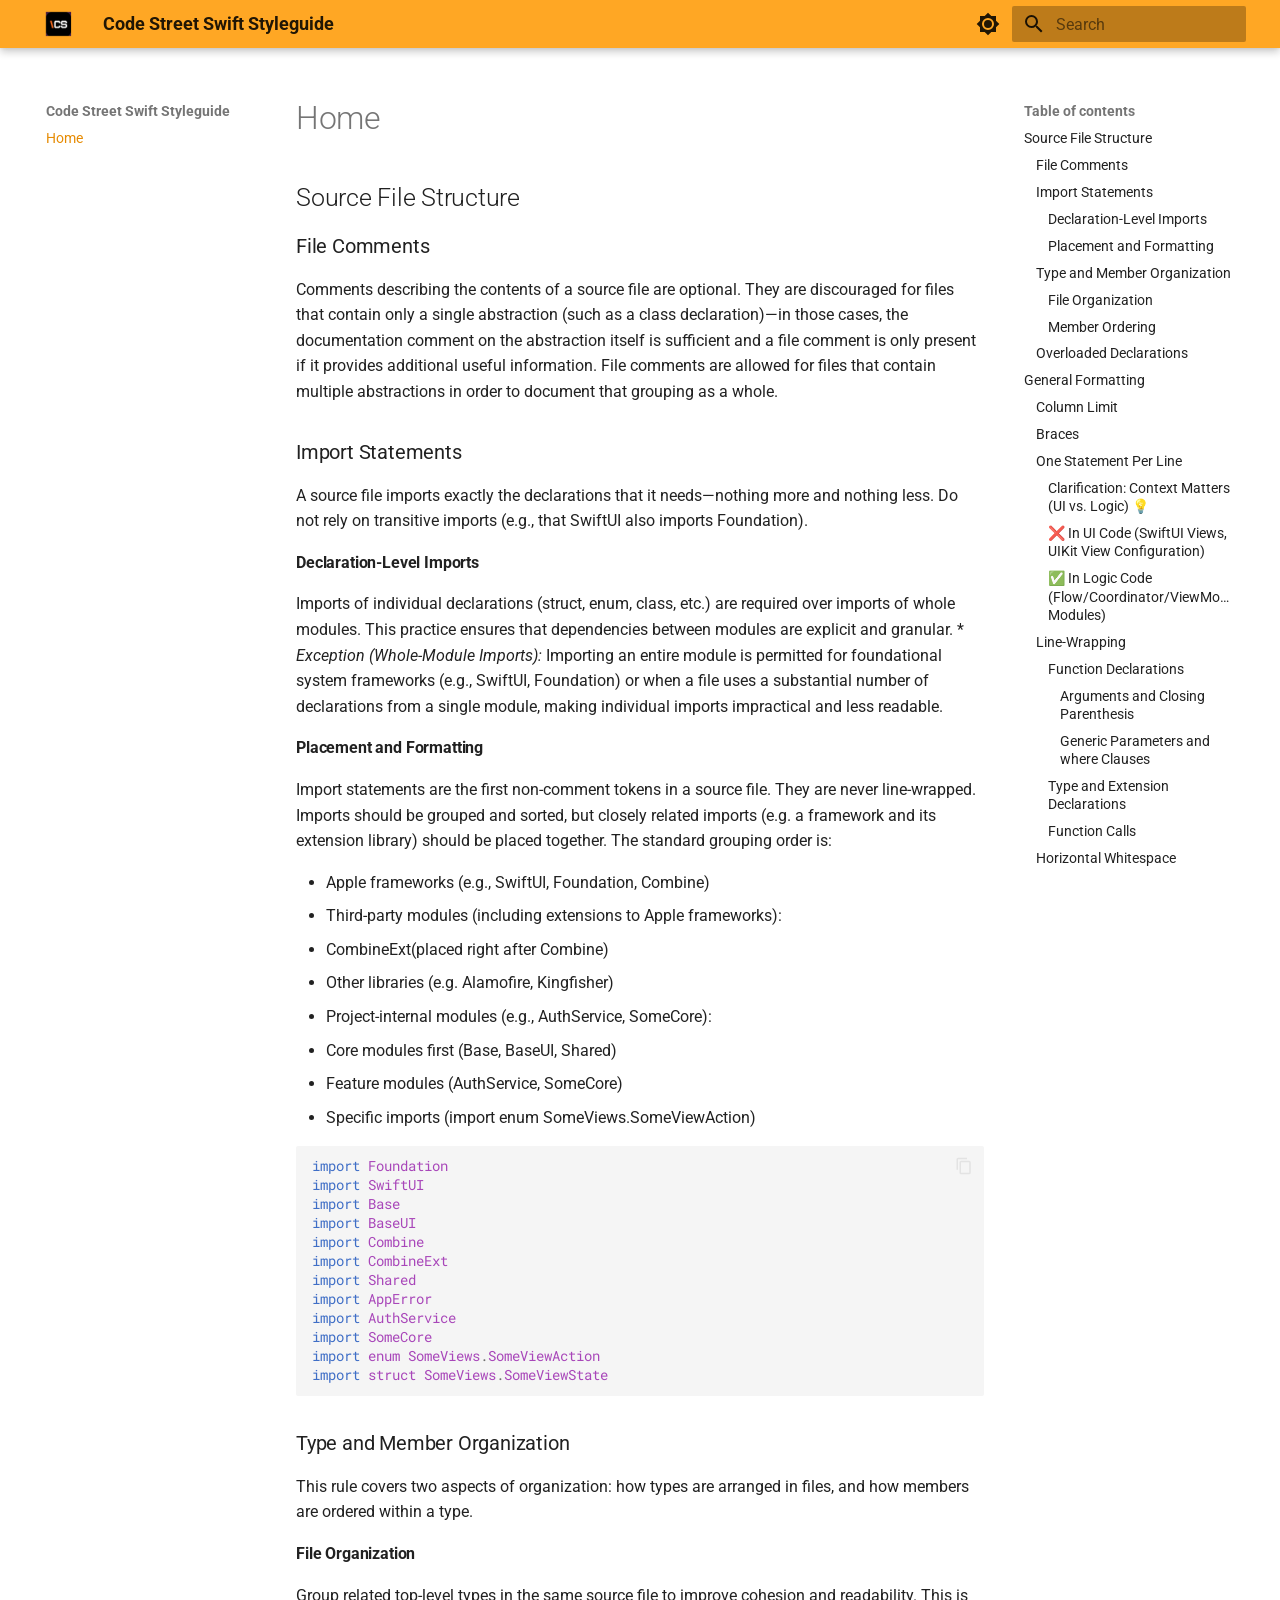
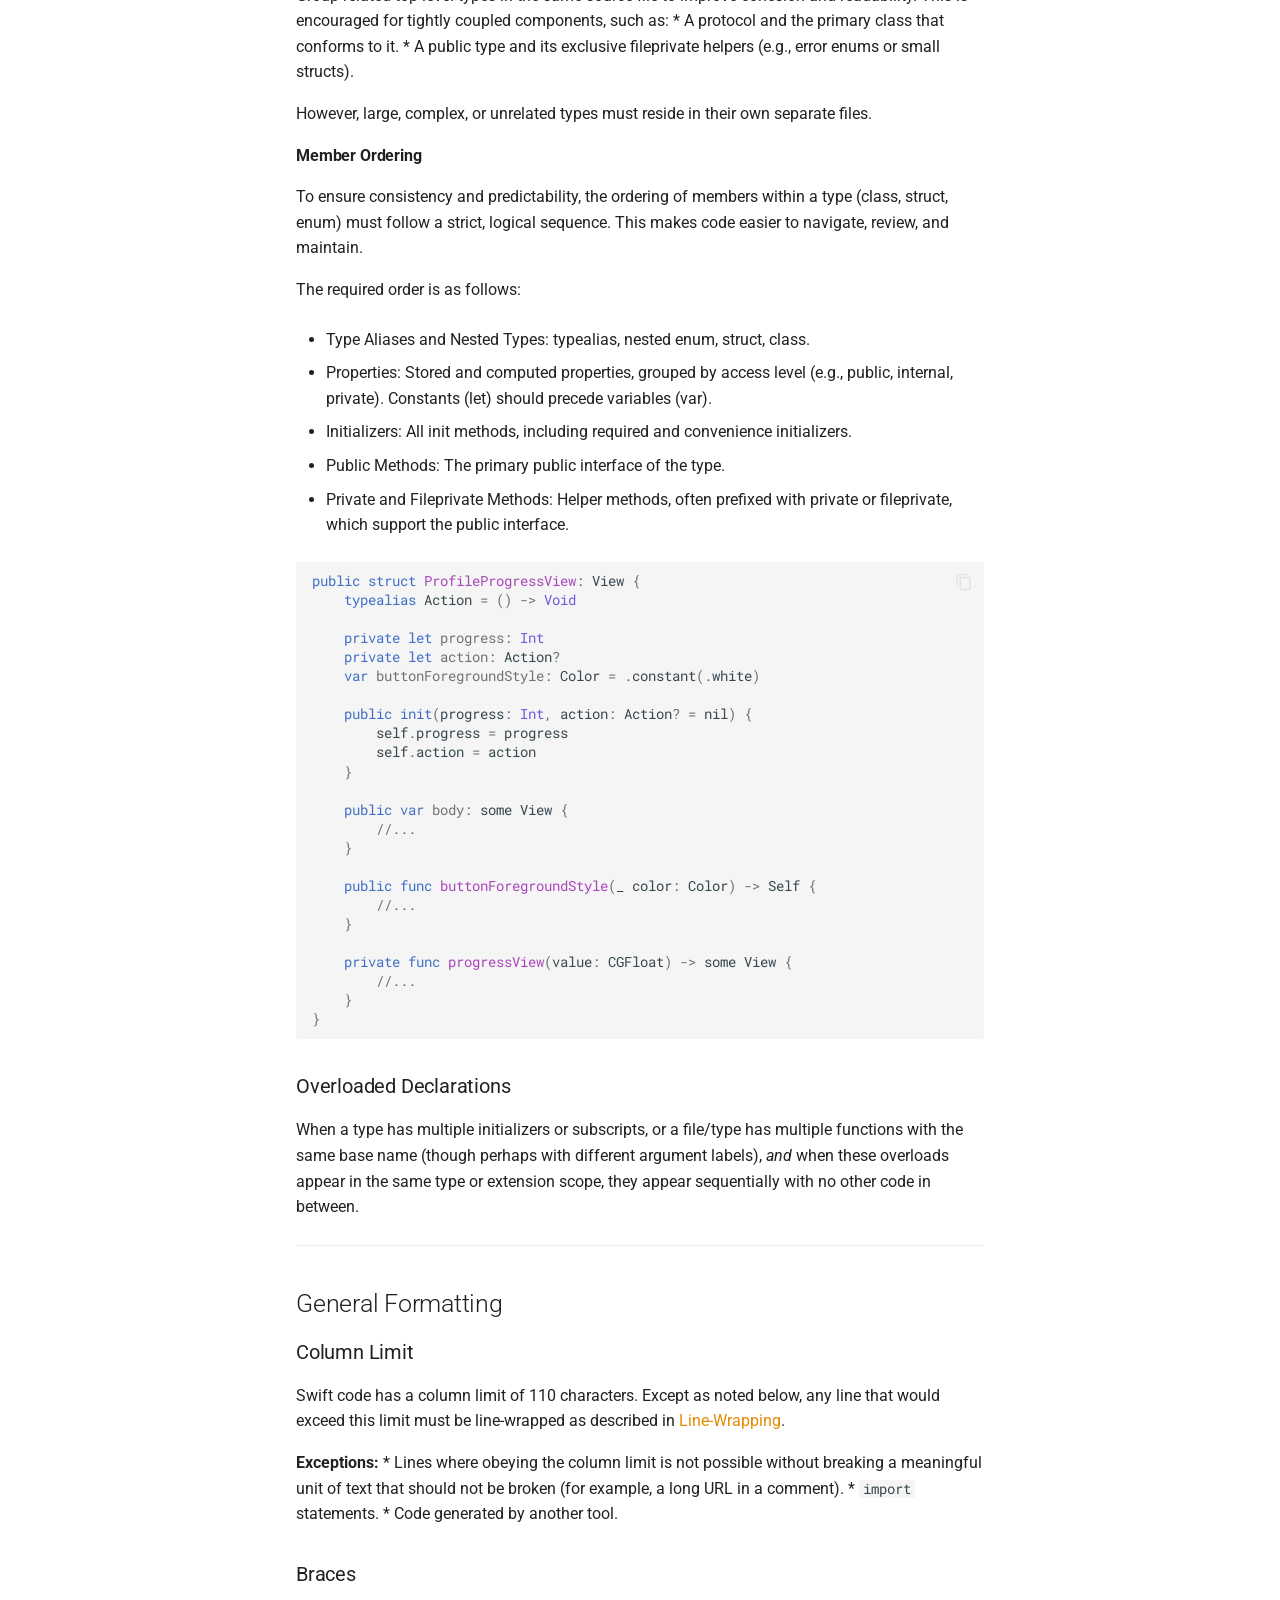
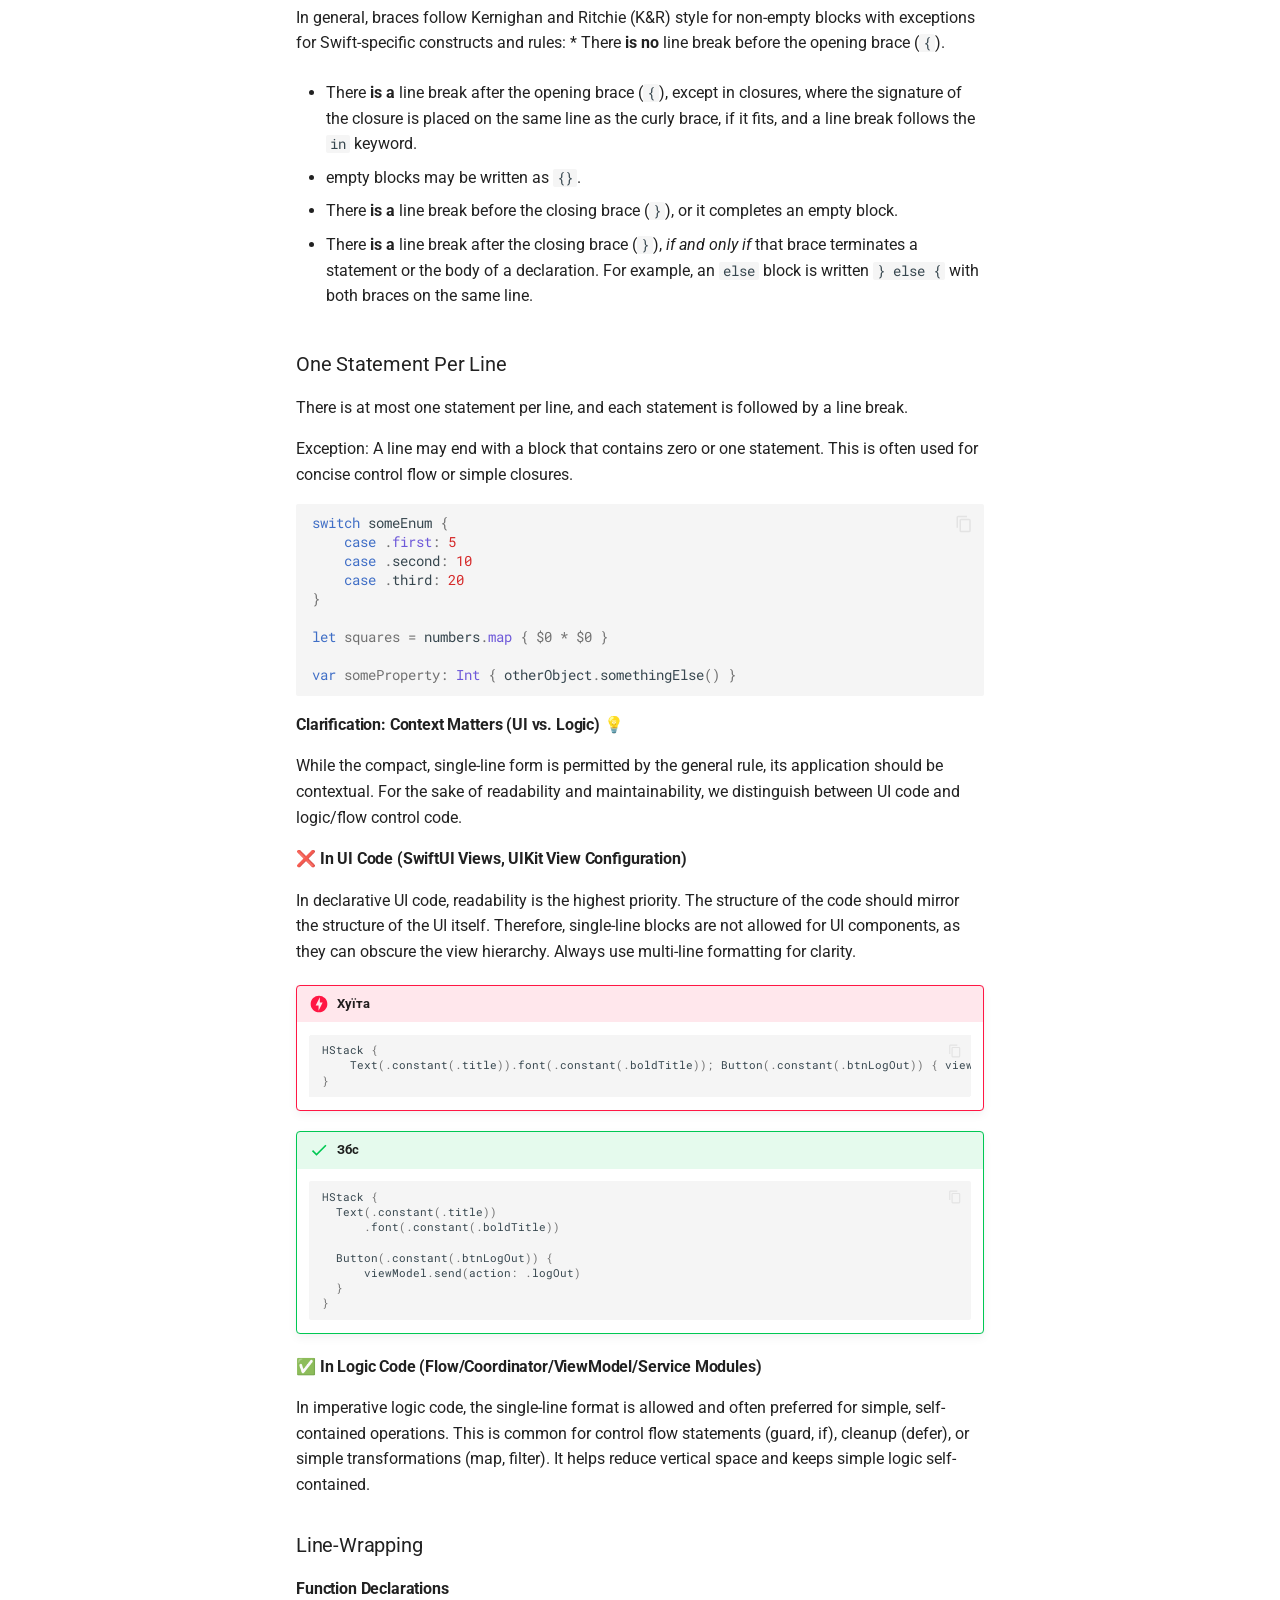
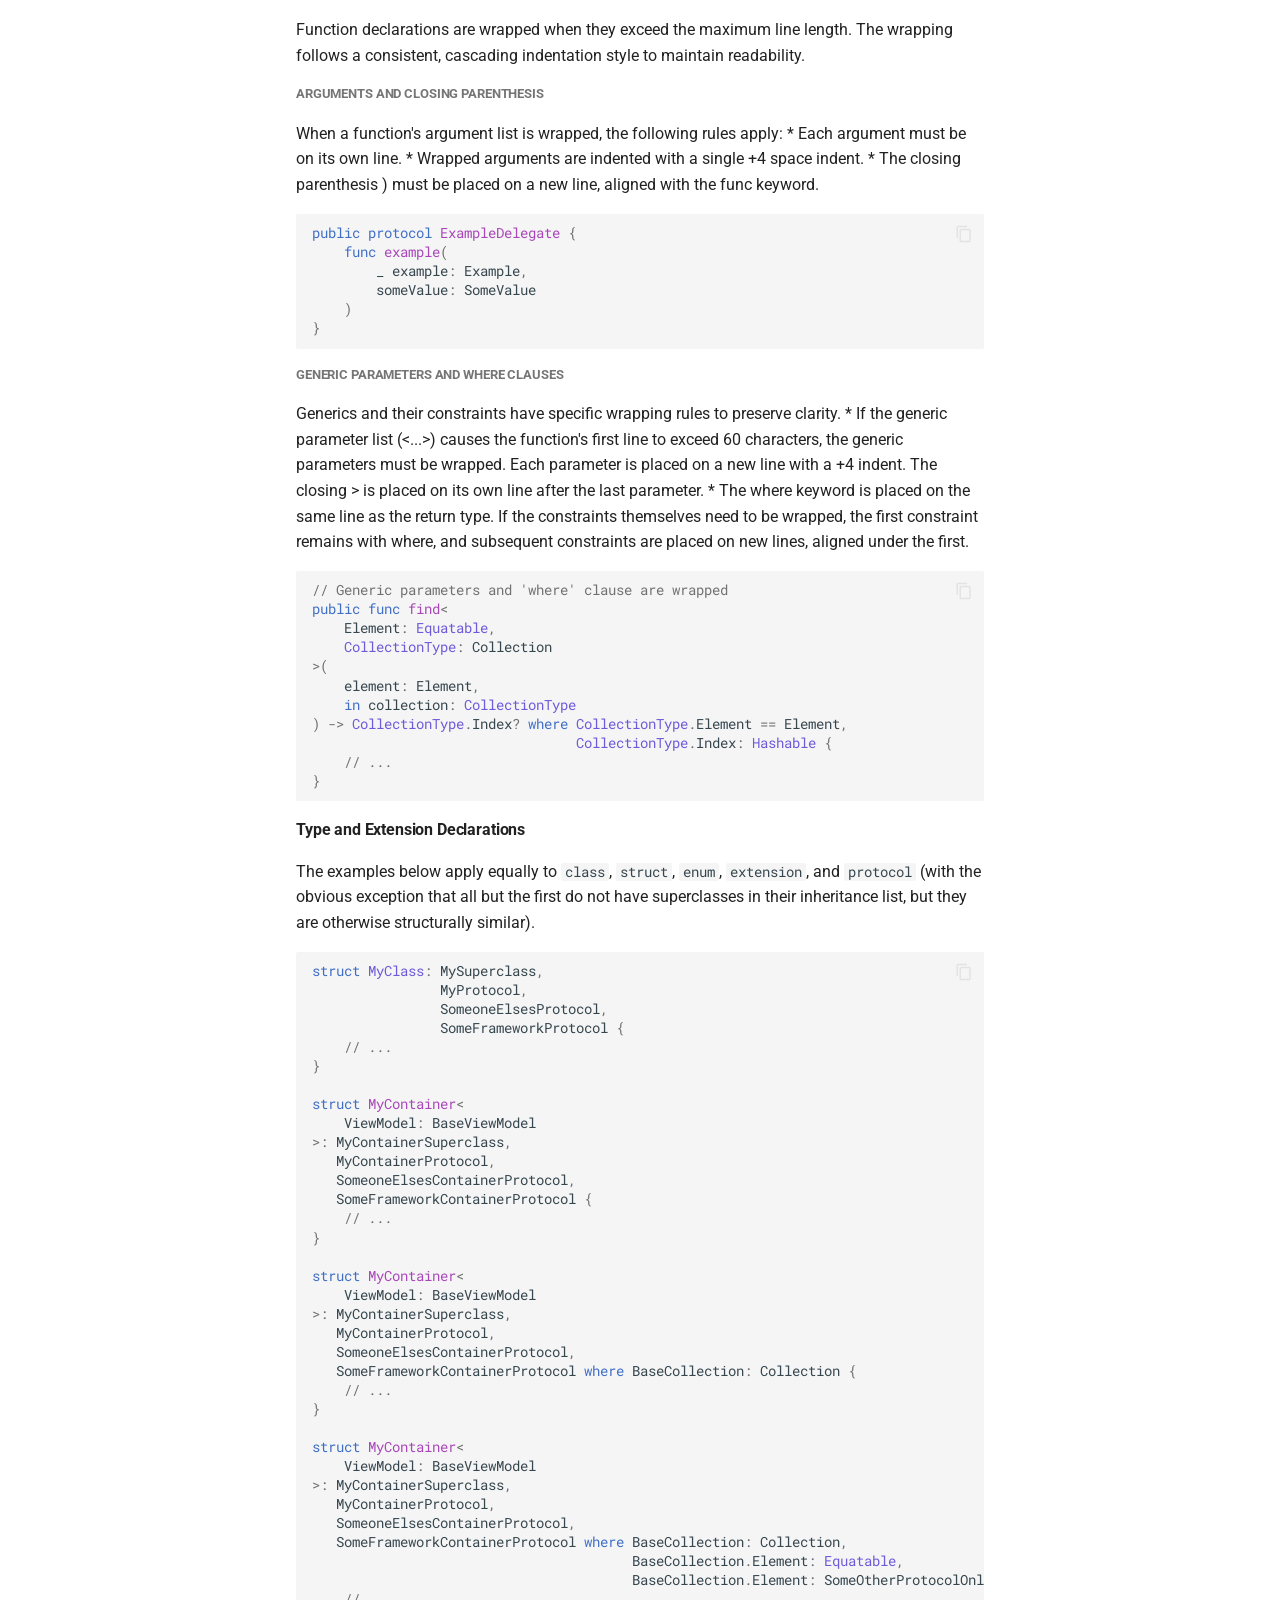
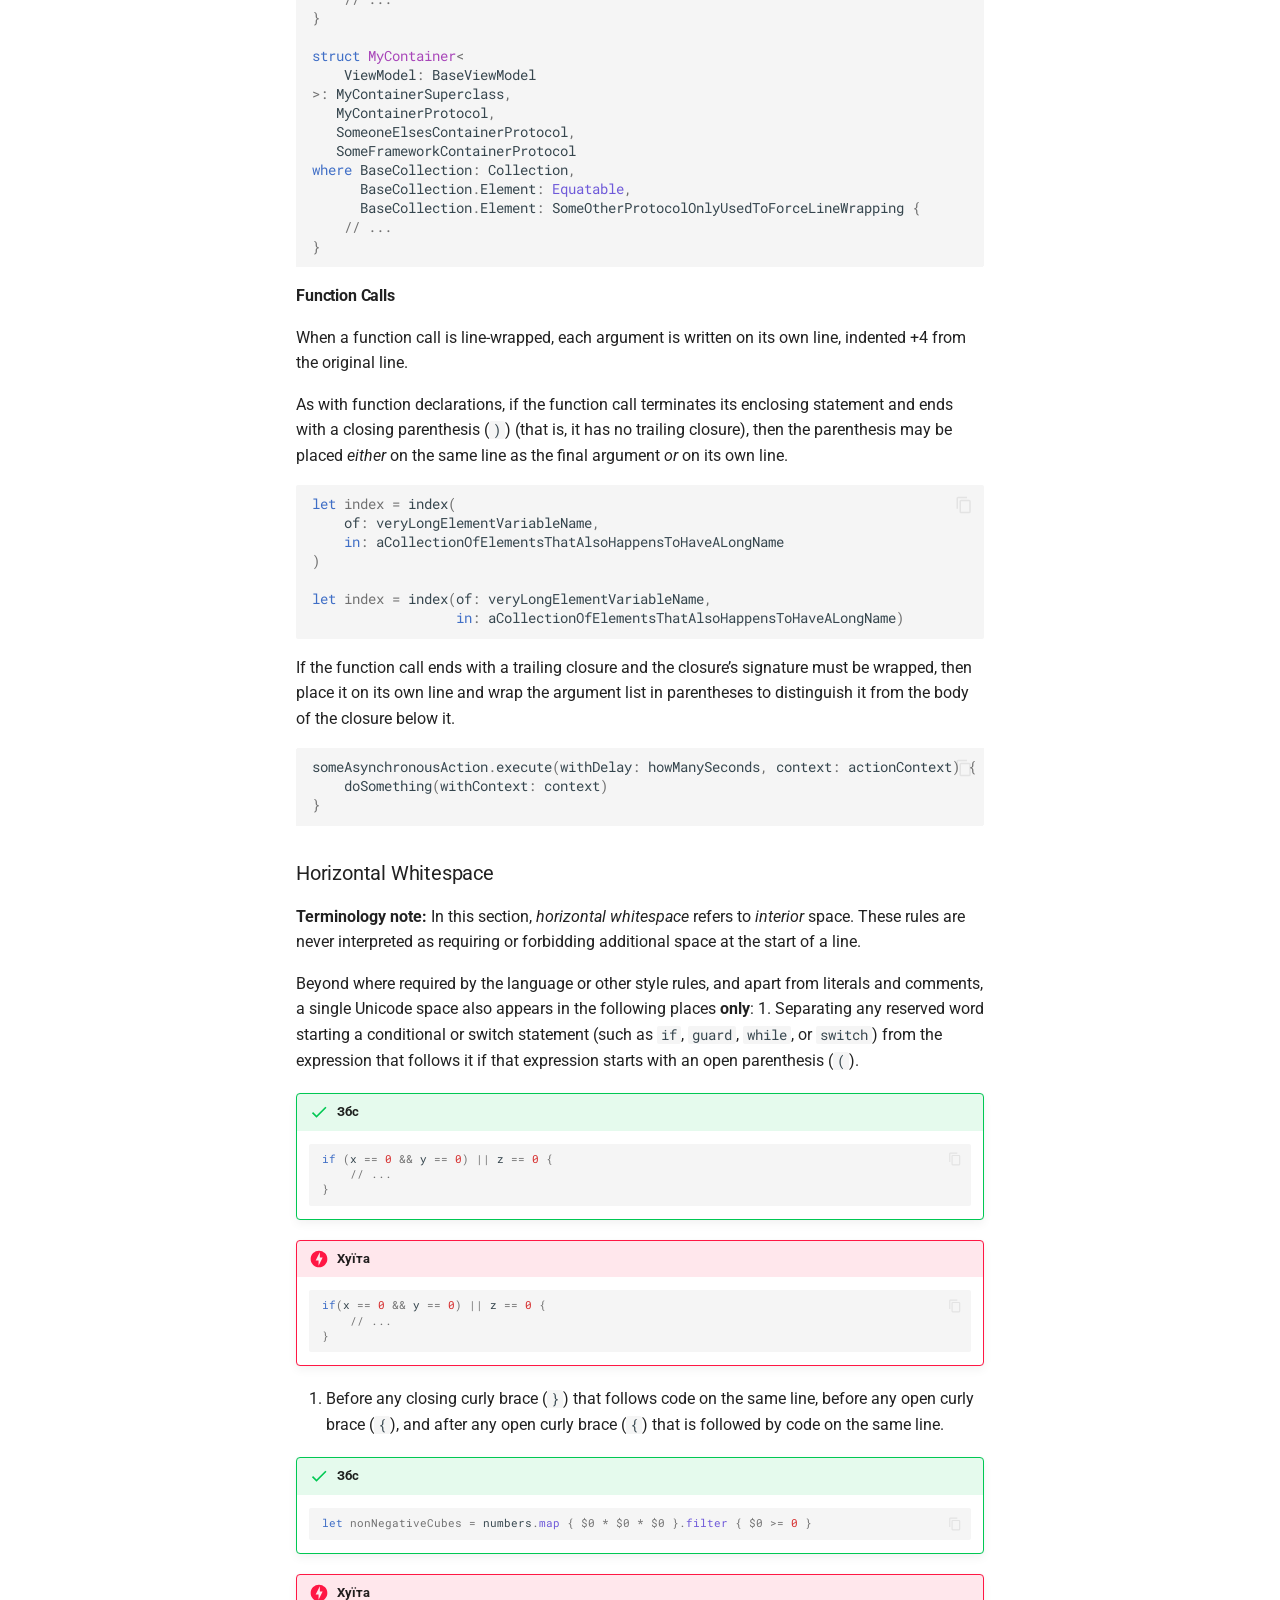
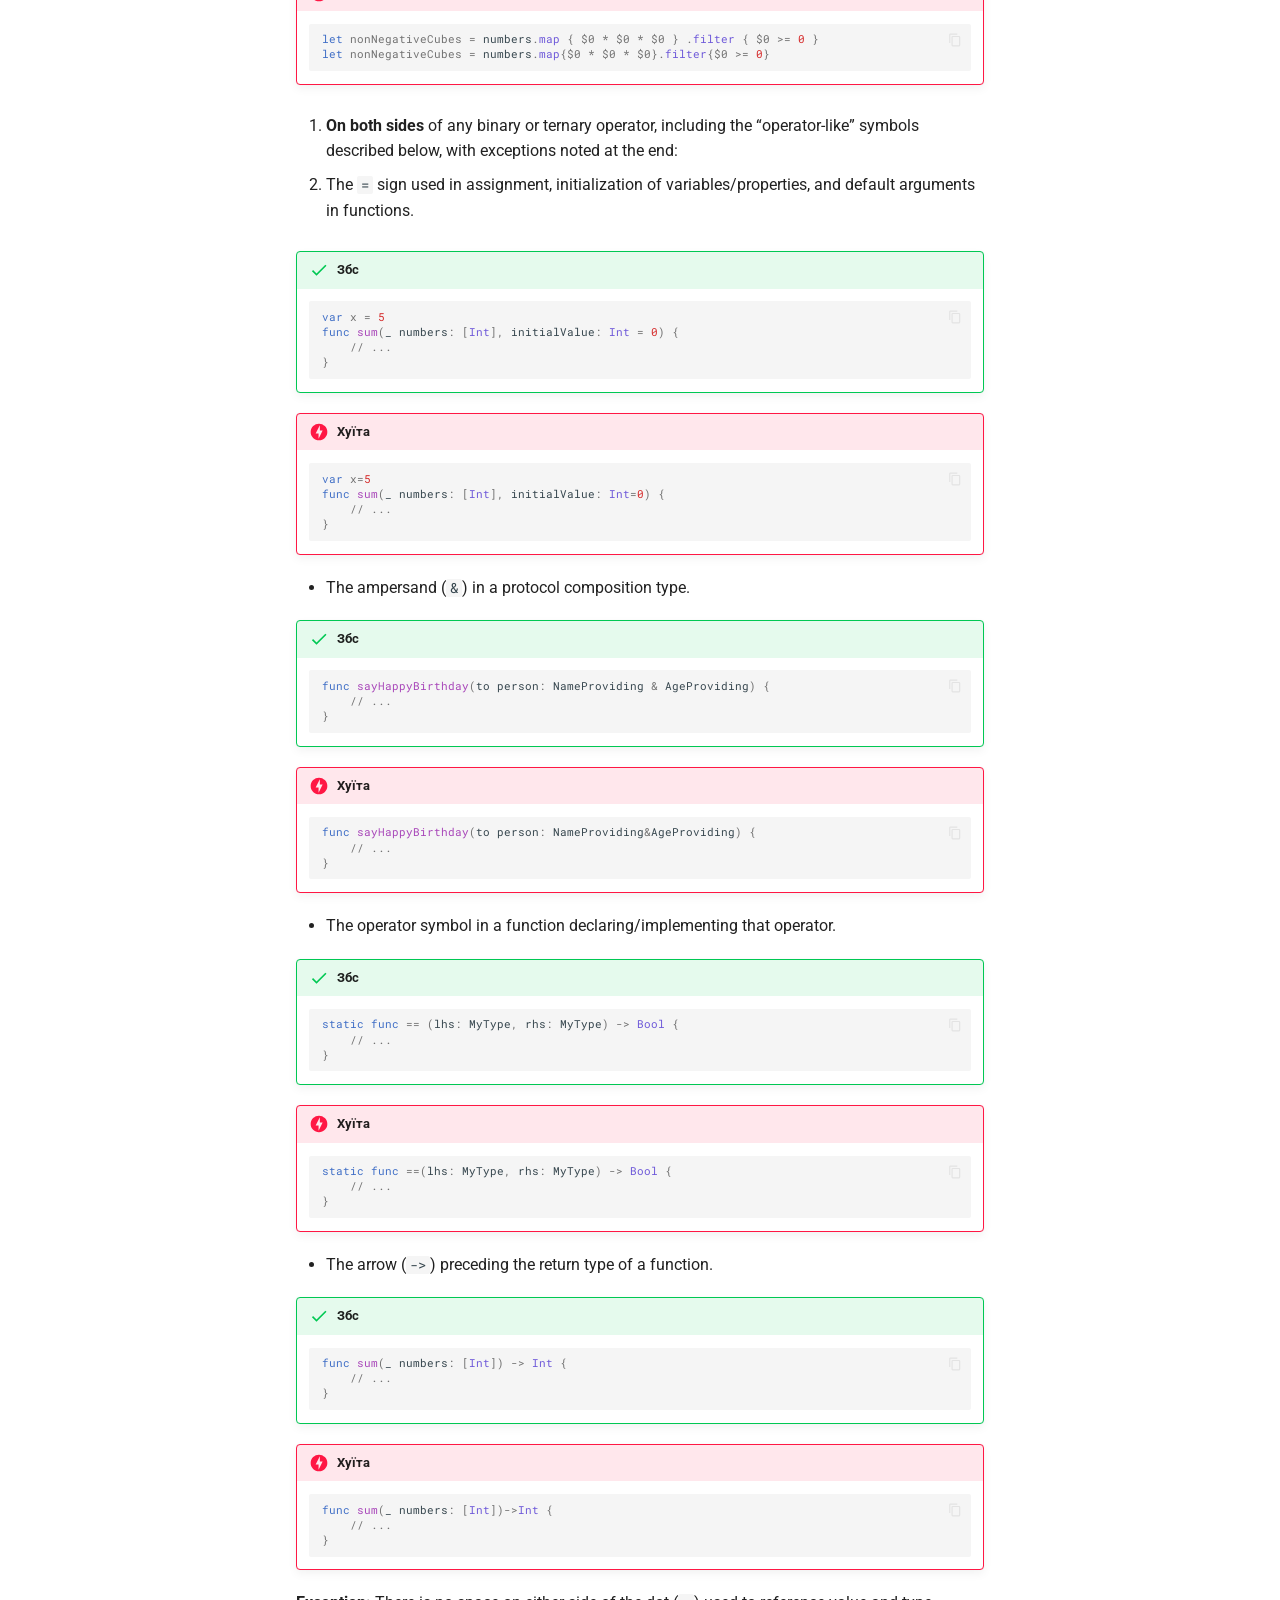
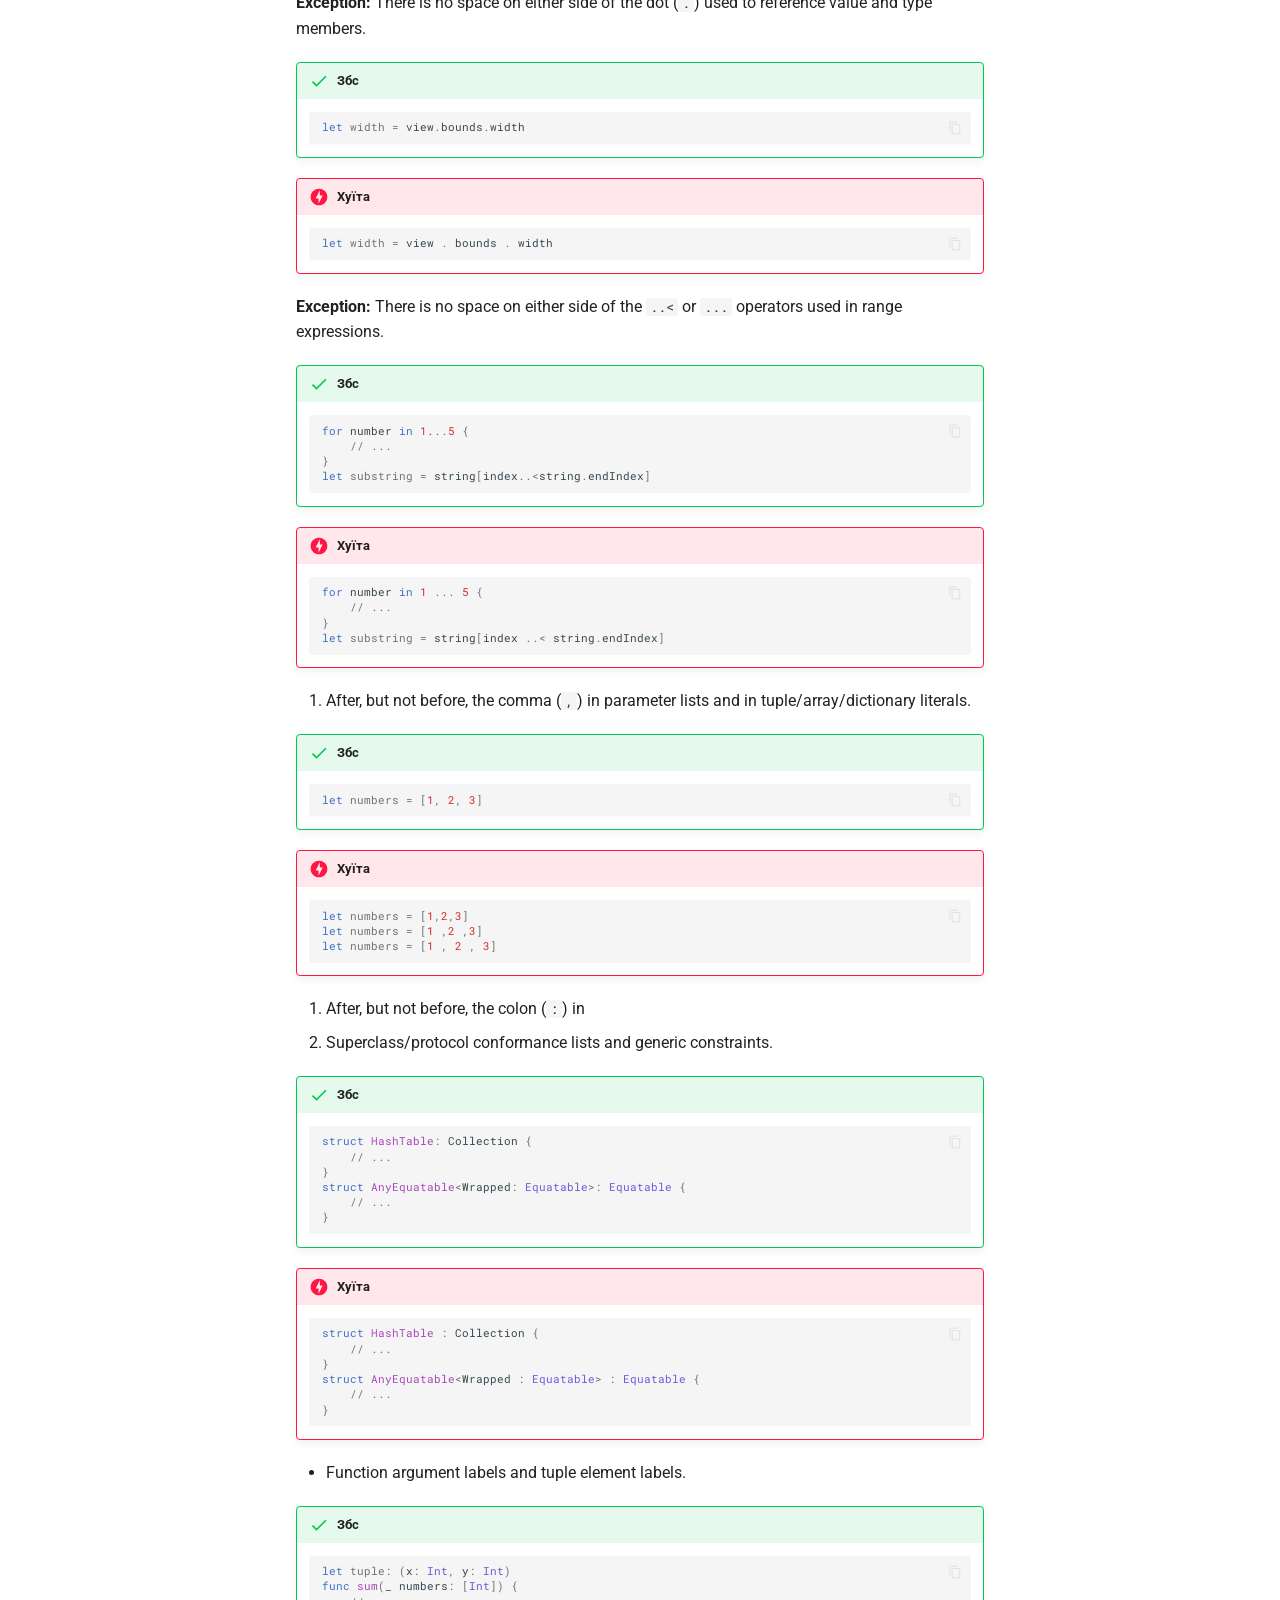
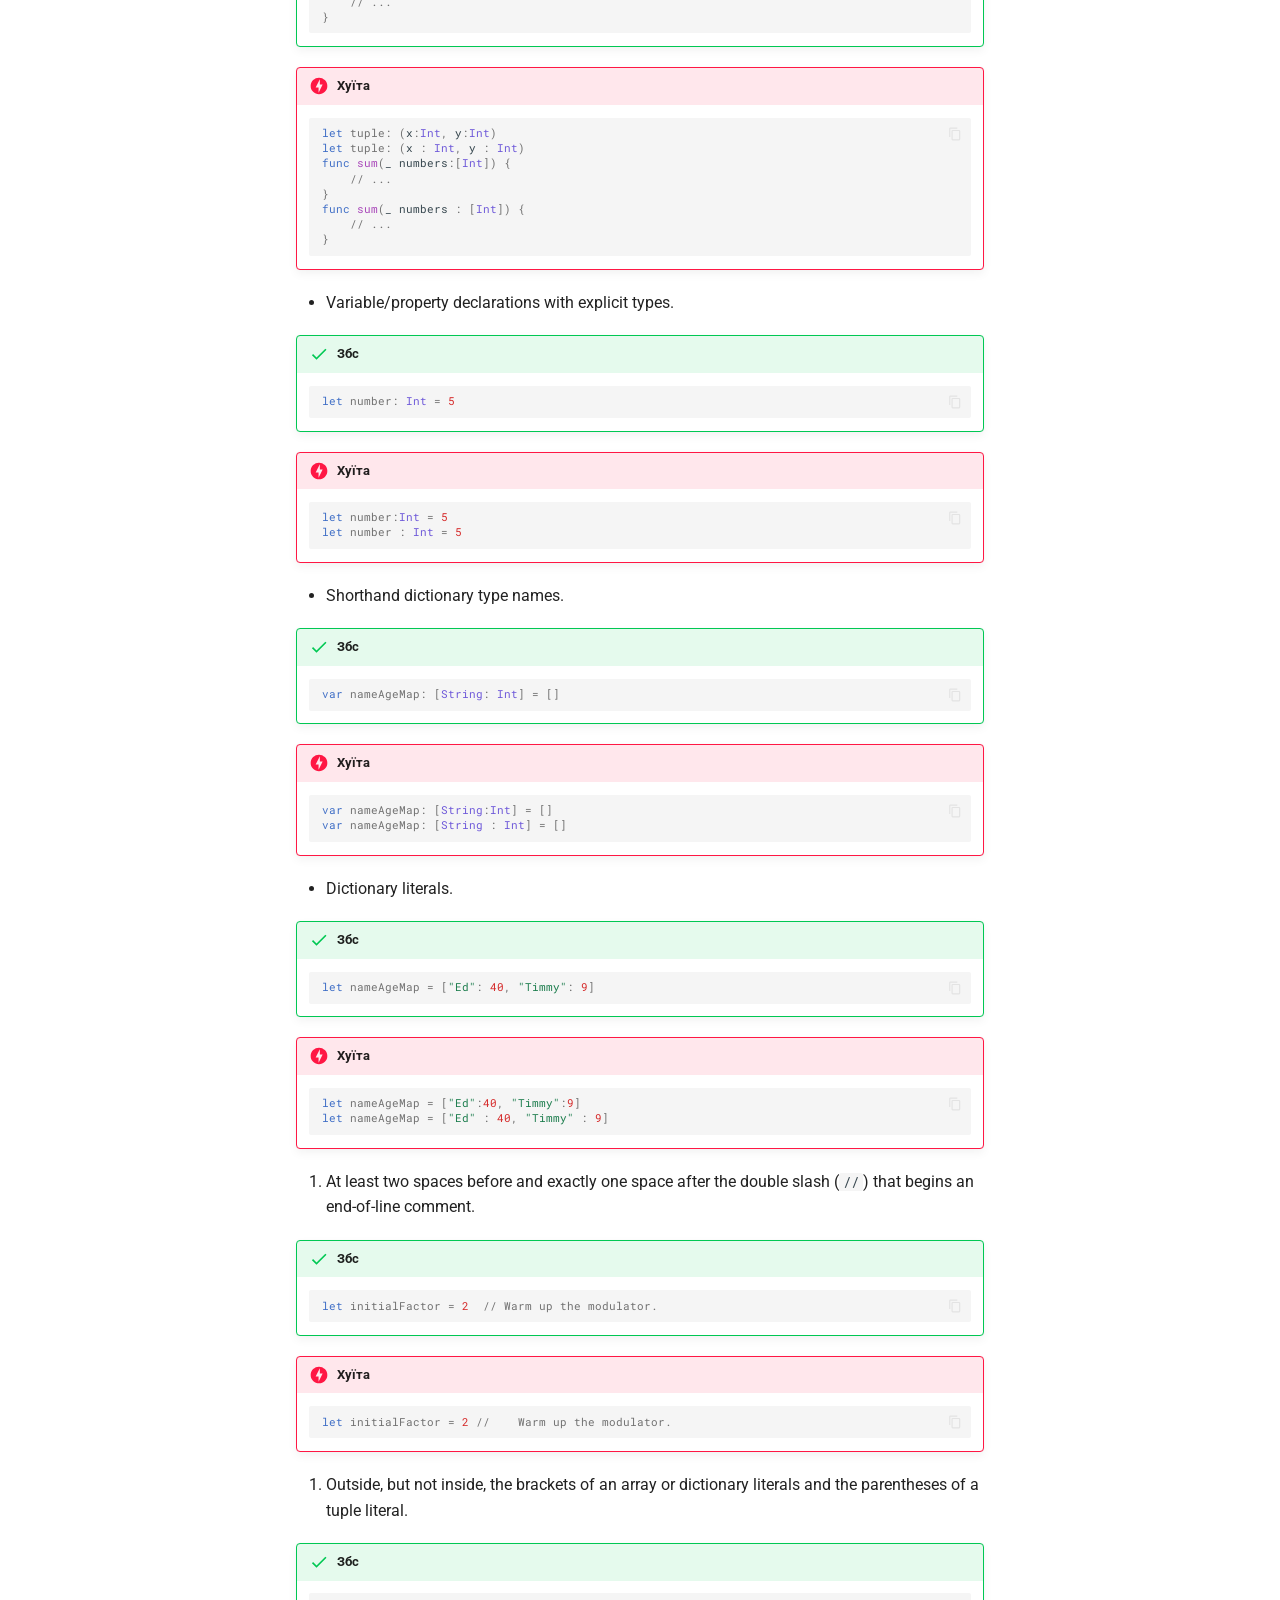
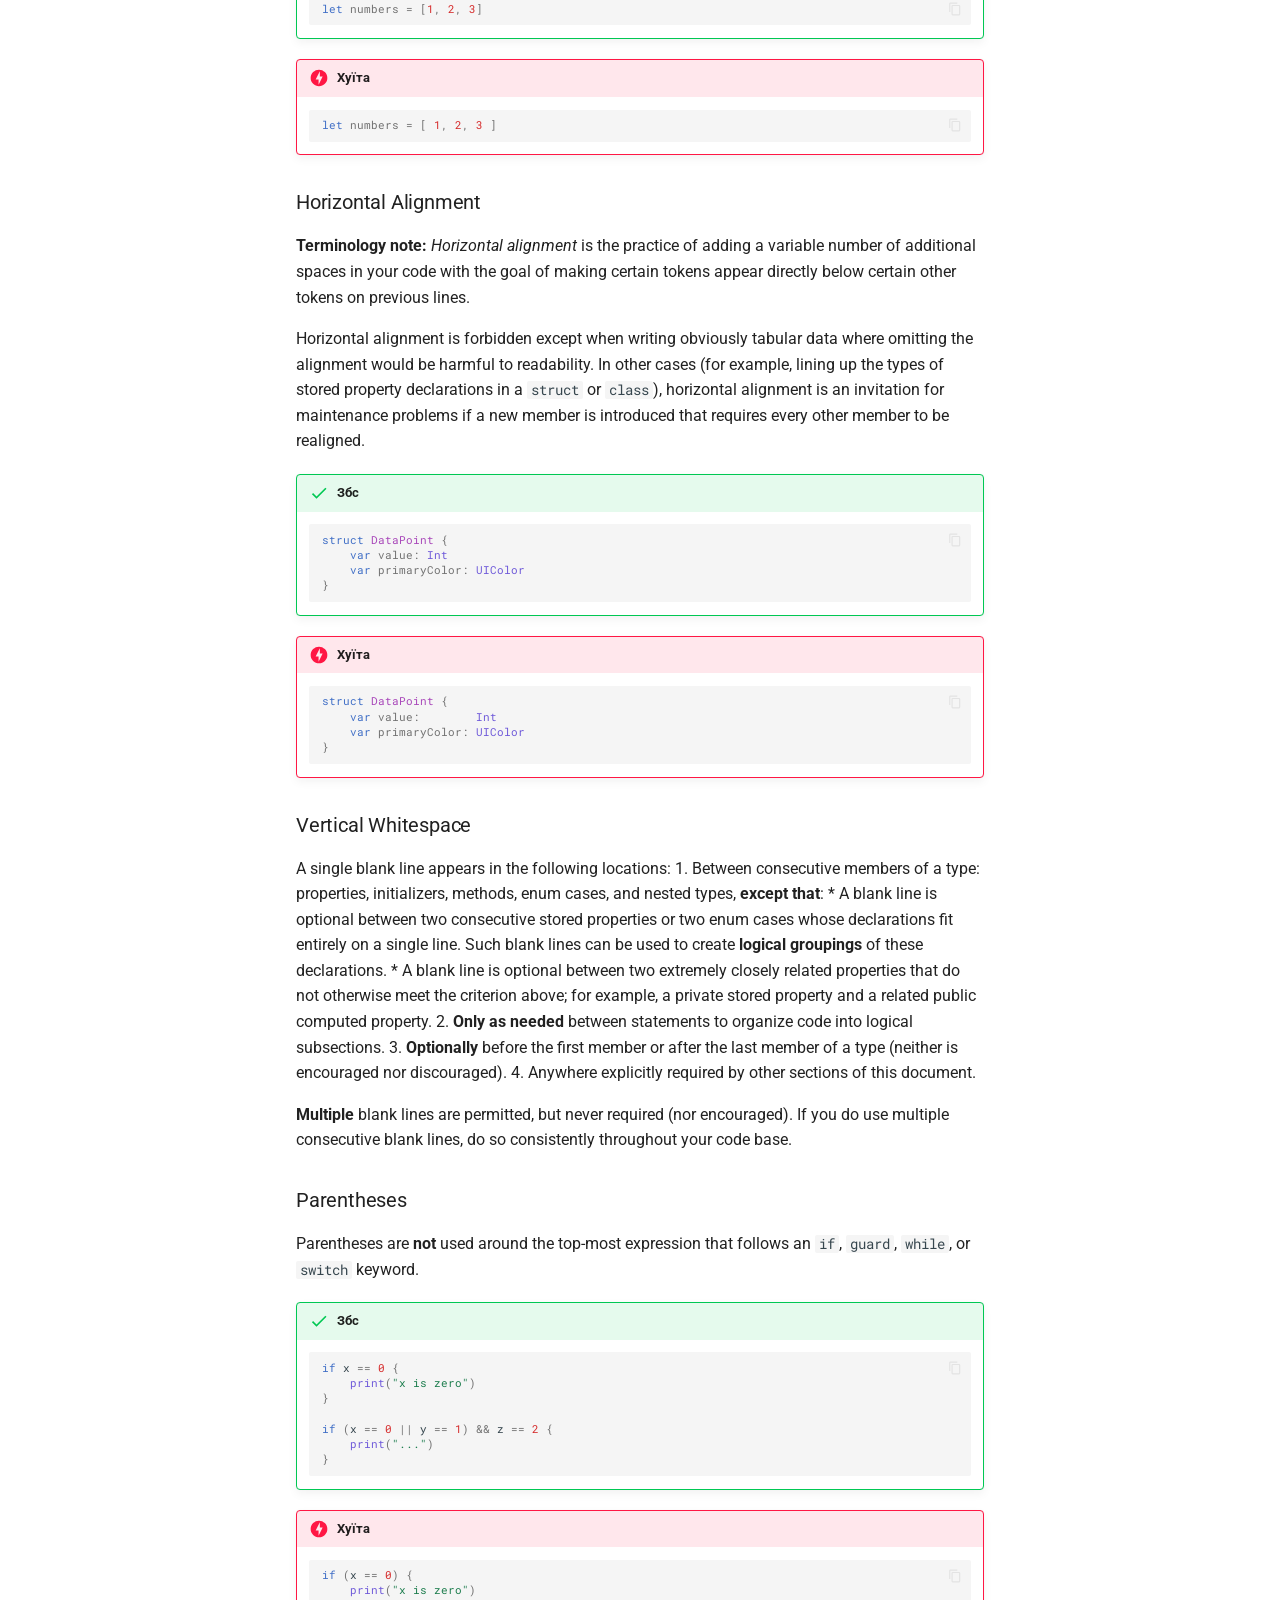
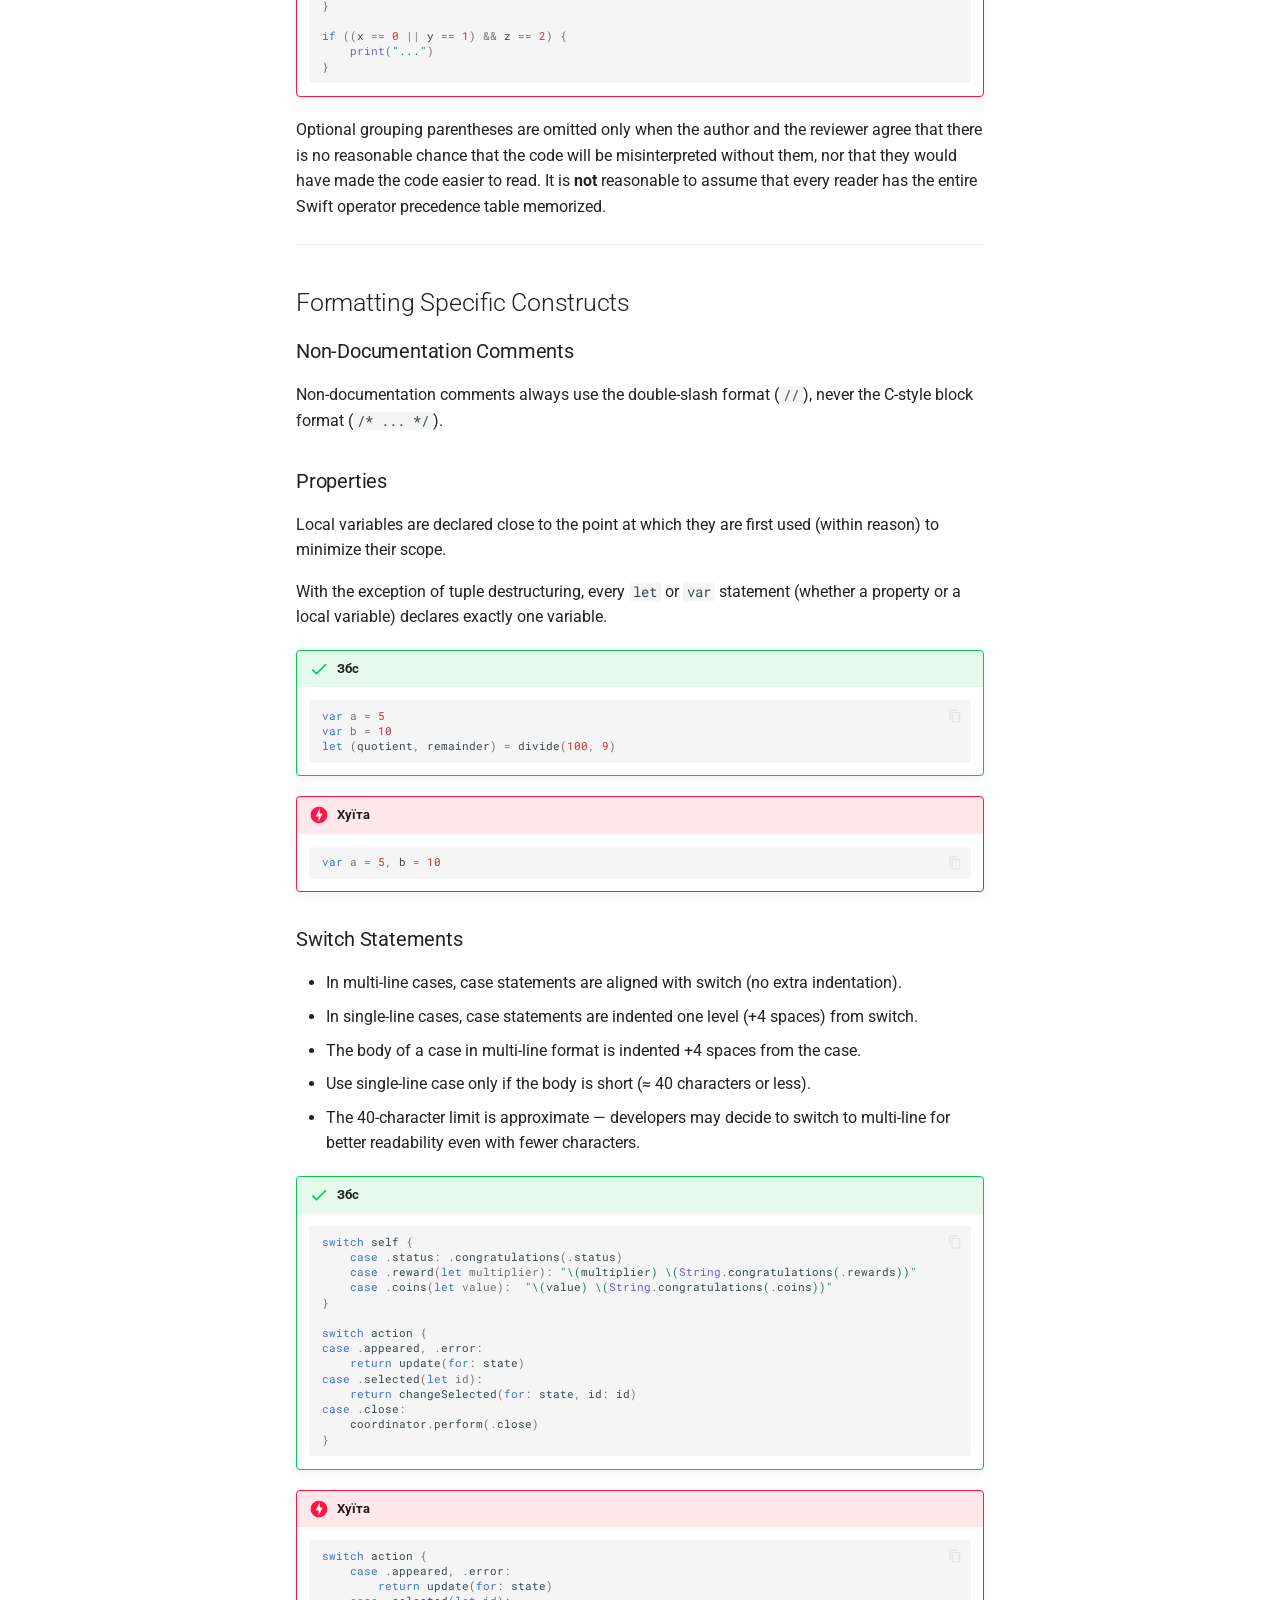
<file: index.html>
<!doctype html>
<html lang="en" class="no-js">
  <head>
    
      <meta charset="utf-8">
      <meta name="viewport" content="width=device-width,initial-scale=1">
      
      
      
      
      
      
      <link rel="icon" href="assets/favicon.png">
      <meta name="generator" content="mkdocs-1.6.1, mkdocs-material-9.6.17">
    
    
      
        <title>Code Street Swift Styleguide</title>
      
    
    
      <link rel="stylesheet" href="assets/stylesheets/main.7e37652d.min.css">
      
        
        <link rel="stylesheet" href="assets/stylesheets/palette.06af60db.min.css">
      
      


    
    
      
    
    
      
        
        
        <link rel="preconnect" href="https://fonts.gstatic.com" crossorigin>
        <link rel="stylesheet" href="https://fonts.googleapis.com/css?family=Roboto:300,300i,400,400i,700,700i%7CRoboto+Mono:400,400i,700,700i&display=fallback">
        <style>:root{--md-text-font:"Roboto";--md-code-font:"Roboto Mono"}</style>
      
    
    
      <link rel="stylesheet" href="css/custom.css">
    
    <script>__md_scope=new URL(".",location),__md_hash=e=>[...e].reduce(((e,_)=>(e<<5)-e+_.charCodeAt(0)),0),__md_get=(e,_=localStorage,t=__md_scope)=>JSON.parse(_.getItem(t.pathname+"."+e)),__md_set=(e,_,t=localStorage,a=__md_scope)=>{try{t.setItem(a.pathname+"."+e,JSON.stringify(_))}catch(e){}}</script>
    
      

    
    
    
  </head>
  
  
    
    
      
    
    
    
    
    <body dir="ltr" data-md-color-scheme="default" data-md-color-primary="orange" data-md-color-accent="indigo">
  
    
    <input class="md-toggle" data-md-toggle="drawer" type="checkbox" id="__drawer" autocomplete="off">
    <input class="md-toggle" data-md-toggle="search" type="checkbox" id="__search" autocomplete="off">
    <label class="md-overlay" for="__drawer"></label>
    <div data-md-component="skip">
      
        
        <a href="#source-file-structure" class="md-skip">
          Skip to content
        </a>
      
    </div>
    <div data-md-component="announce">
      
    </div>
    
    
      

  

<header class="md-header md-header--shadow" data-md-component="header">
  <nav class="md-header__inner md-grid" aria-label="Header">
    <a href="." title="Code Street Swift Styleguide" class="md-header__button md-logo" aria-label="Code Street Swift Styleguide" data-md-component="logo">
      
  <img src="assets/favicon.png" alt="logo">

    </a>
    <label class="md-header__button md-icon" for="__drawer">
      
      <svg xmlns="http://www.w3.org/2000/svg" viewBox="0 0 24 24"><path d="M3 6h18v2H3zm0 5h18v2H3zm0 5h18v2H3z"/></svg>
    </label>
    <div class="md-header__title" data-md-component="header-title">
      <div class="md-header__ellipsis">
        <div class="md-header__topic">
          <span class="md-ellipsis">
            Code Street Swift Styleguide
          </span>
        </div>
        <div class="md-header__topic" data-md-component="header-topic">
          <span class="md-ellipsis">
            
              Home
            
          </span>
        </div>
      </div>
    </div>
    
      
        <form class="md-header__option" data-md-component="palette">
  
    
    
    
    <input class="md-option" data-md-color-media="" data-md-color-scheme="default" data-md-color-primary="orange" data-md-color-accent="indigo"  aria-label="Switch to dark mode"  type="radio" name="__palette" id="__palette_0">
    
      <label class="md-header__button md-icon" title="Switch to dark mode" for="__palette_1" hidden>
        <svg xmlns="http://www.w3.org/2000/svg" viewBox="0 0 24 24"><path d="M12 8a4 4 0 0 0-4 4 4 4 0 0 0 4 4 4 4 0 0 0 4-4 4 4 0 0 0-4-4m0 10a6 6 0 0 1-6-6 6 6 0 0 1 6-6 6 6 0 0 1 6 6 6 6 0 0 1-6 6m8-9.31V4h-4.69L12 .69 8.69 4H4v4.69L.69 12 4 15.31V20h4.69L12 23.31 15.31 20H20v-4.69L23.31 12z"/></svg>
      </label>
    
  
    
    
    
    <input class="md-option" data-md-color-media="" data-md-color-scheme="slate" data-md-color-primary="indigo" data-md-color-accent="indigo"  aria-label="Switch to light mode"  type="radio" name="__palette" id="__palette_1">
    
      <label class="md-header__button md-icon" title="Switch to light mode" for="__palette_0" hidden>
        <svg xmlns="http://www.w3.org/2000/svg" viewBox="0 0 24 24"><path d="M12 18c-.89 0-1.74-.2-2.5-.55C11.56 16.5 13 14.42 13 12s-1.44-4.5-3.5-5.45C10.26 6.2 11.11 6 12 6a6 6 0 0 1 6 6 6 6 0 0 1-6 6m8-9.31V4h-4.69L12 .69 8.69 4H4v4.69L.69 12 4 15.31V20h4.69L12 23.31 15.31 20H20v-4.69L23.31 12z"/></svg>
      </label>
    
  
</form>
      
    
    
      <script>var palette=__md_get("__palette");if(palette&&palette.color){if("(prefers-color-scheme)"===palette.color.media){var media=matchMedia("(prefers-color-scheme: light)"),input=document.querySelector(media.matches?"[data-md-color-media='(prefers-color-scheme: light)']":"[data-md-color-media='(prefers-color-scheme: dark)']");palette.color.media=input.getAttribute("data-md-color-media"),palette.color.scheme=input.getAttribute("data-md-color-scheme"),palette.color.primary=input.getAttribute("data-md-color-primary"),palette.color.accent=input.getAttribute("data-md-color-accent")}for(var[key,value]of Object.entries(palette.color))document.body.setAttribute("data-md-color-"+key,value)}</script>
    
    
    
      
      
        <label class="md-header__button md-icon" for="__search">
          
          <svg xmlns="http://www.w3.org/2000/svg" viewBox="0 0 24 24"><path d="M9.5 3A6.5 6.5 0 0 1 16 9.5c0 1.61-.59 3.09-1.56 4.23l.27.27h.79l5 5-1.5 1.5-5-5v-.79l-.27-.27A6.52 6.52 0 0 1 9.5 16 6.5 6.5 0 0 1 3 9.5 6.5 6.5 0 0 1 9.5 3m0 2C7 5 5 7 5 9.5S7 14 9.5 14 14 12 14 9.5 12 5 9.5 5"/></svg>
        </label>
        <div class="md-search" data-md-component="search" role="dialog">
  <label class="md-search__overlay" for="__search"></label>
  <div class="md-search__inner" role="search">
    <form class="md-search__form" name="search">
      <input type="text" class="md-search__input" name="query" aria-label="Search" placeholder="Search" autocapitalize="off" autocorrect="off" autocomplete="off" spellcheck="false" data-md-component="search-query" required>
      <label class="md-search__icon md-icon" for="__search">
        
        <svg xmlns="http://www.w3.org/2000/svg" viewBox="0 0 24 24"><path d="M9.5 3A6.5 6.5 0 0 1 16 9.5c0 1.61-.59 3.09-1.56 4.23l.27.27h.79l5 5-1.5 1.5-5-5v-.79l-.27-.27A6.52 6.52 0 0 1 9.5 16 6.5 6.5 0 0 1 3 9.5 6.5 6.5 0 0 1 9.5 3m0 2C7 5 5 7 5 9.5S7 14 9.5 14 14 12 14 9.5 12 5 9.5 5"/></svg>
        
        <svg xmlns="http://www.w3.org/2000/svg" viewBox="0 0 24 24"><path d="M20 11v2H8l5.5 5.5-1.42 1.42L4.16 12l7.92-7.92L13.5 5.5 8 11z"/></svg>
      </label>
      <nav class="md-search__options" aria-label="Search">
        
        <button type="reset" class="md-search__icon md-icon" title="Clear" aria-label="Clear" tabindex="-1">
          
          <svg xmlns="http://www.w3.org/2000/svg" viewBox="0 0 24 24"><path d="M19 6.41 17.59 5 12 10.59 6.41 5 5 6.41 10.59 12 5 17.59 6.41 19 12 13.41 17.59 19 19 17.59 13.41 12z"/></svg>
        </button>
      </nav>
      
        <div class="md-search__suggest" data-md-component="search-suggest"></div>
      
    </form>
    <div class="md-search__output">
      <div class="md-search__scrollwrap" tabindex="0" data-md-scrollfix>
        <div class="md-search-result" data-md-component="search-result">
          <div class="md-search-result__meta">
            Initializing search
          </div>
          <ol class="md-search-result__list" role="presentation"></ol>
        </div>
      </div>
    </div>
  </div>
</div>
      
    
    
  </nav>
  
</header>
    
    <div class="md-container" data-md-component="container">
      
      
        
          
        
      
      <main class="md-main" data-md-component="main">
        <div class="md-main__inner md-grid">
          
            
              
              <div class="md-sidebar md-sidebar--primary" data-md-component="sidebar" data-md-type="navigation" >
                <div class="md-sidebar__scrollwrap">
                  <div class="md-sidebar__inner">
                    



<nav class="md-nav md-nav--primary" aria-label="Navigation" data-md-level="0">
  <label class="md-nav__title" for="__drawer">
    <a href="." title="Code Street Swift Styleguide" class="md-nav__button md-logo" aria-label="Code Street Swift Styleguide" data-md-component="logo">
      
  <img src="assets/favicon.png" alt="logo">

    </a>
    Code Street Swift Styleguide
  </label>
  
  <ul class="md-nav__list" data-md-scrollfix>
    
      
      
  
  
    
  
  
  
    <li class="md-nav__item md-nav__item--active">
      
      <input class="md-nav__toggle md-toggle" type="checkbox" id="__toc">
      
      
      
        <label class="md-nav__link md-nav__link--active" for="__toc">
          
  
  
  <span class="md-ellipsis">
    Home
    
  </span>
  

          <span class="md-nav__icon md-icon"></span>
        </label>
      
      <a href="." class="md-nav__link md-nav__link--active">
        
  
  
  <span class="md-ellipsis">
    Home
    
  </span>
  

      </a>
      
        

<nav class="md-nav md-nav--secondary" aria-label="Table of contents">
  
  
  
  
    <label class="md-nav__title" for="__toc">
      <span class="md-nav__icon md-icon"></span>
      Table of contents
    </label>
    <ul class="md-nav__list" data-md-component="toc" data-md-scrollfix>
      
        <li class="md-nav__item">
  <a href="#source-file-structure" class="md-nav__link">
    <span class="md-ellipsis">
      Source File Structure
    </span>
  </a>
  
    <nav class="md-nav" aria-label="Source File Structure">
      <ul class="md-nav__list">
        
          <li class="md-nav__item">
  <a href="#file-comments" class="md-nav__link">
    <span class="md-ellipsis">
      File Comments
    </span>
  </a>
  
</li>
        
          <li class="md-nav__item">
  <a href="#import-statements" class="md-nav__link">
    <span class="md-ellipsis">
      Import Statements
    </span>
  </a>
  
    <nav class="md-nav" aria-label="Import Statements">
      <ul class="md-nav__list">
        
          <li class="md-nav__item">
  <a href="#declaration-level-imports" class="md-nav__link">
    <span class="md-ellipsis">
      Declaration-Level Imports
    </span>
  </a>
  
</li>
        
          <li class="md-nav__item">
  <a href="#placement-and-formatting" class="md-nav__link">
    <span class="md-ellipsis">
      Placement and Formatting
    </span>
  </a>
  
</li>
        
      </ul>
    </nav>
  
</li>
        
          <li class="md-nav__item">
  <a href="#type-and-member-organization" class="md-nav__link">
    <span class="md-ellipsis">
      Type and Member Organization
    </span>
  </a>
  
    <nav class="md-nav" aria-label="Type and Member Organization">
      <ul class="md-nav__list">
        
          <li class="md-nav__item">
  <a href="#file-organization" class="md-nav__link">
    <span class="md-ellipsis">
      File Organization
    </span>
  </a>
  
</li>
        
          <li class="md-nav__item">
  <a href="#member-ordering" class="md-nav__link">
    <span class="md-ellipsis">
      Member Ordering
    </span>
  </a>
  
</li>
        
      </ul>
    </nav>
  
</li>
        
          <li class="md-nav__item">
  <a href="#overloaded-declarations" class="md-nav__link">
    <span class="md-ellipsis">
      Overloaded Declarations
    </span>
  </a>
  
</li>
        
      </ul>
    </nav>
  
</li>
      
        <li class="md-nav__item">
  <a href="#general-formatting" class="md-nav__link">
    <span class="md-ellipsis">
      General Formatting
    </span>
  </a>
  
    <nav class="md-nav" aria-label="General Formatting">
      <ul class="md-nav__list">
        
          <li class="md-nav__item">
  <a href="#column-limit" class="md-nav__link">
    <span class="md-ellipsis">
      Column Limit
    </span>
  </a>
  
</li>
        
          <li class="md-nav__item">
  <a href="#braces" class="md-nav__link">
    <span class="md-ellipsis">
      Braces
    </span>
  </a>
  
</li>
        
          <li class="md-nav__item">
  <a href="#one-statement-per-line" class="md-nav__link">
    <span class="md-ellipsis">
      One Statement Per Line
    </span>
  </a>
  
    <nav class="md-nav" aria-label="One Statement Per Line">
      <ul class="md-nav__list">
        
          <li class="md-nav__item">
  <a href="#clarification-context-matters-ui-vs-logic" class="md-nav__link">
    <span class="md-ellipsis">
      Clarification: Context Matters (UI vs. Logic) 💡
    </span>
  </a>
  
</li>
        
          <li class="md-nav__item">
  <a href="#in-ui-code-swiftui-views-uikit-view-configuration" class="md-nav__link">
    <span class="md-ellipsis">
      ❌ In UI Code (SwiftUI Views, UIKit View Configuration)
    </span>
  </a>
  
</li>
        
          <li class="md-nav__item">
  <a href="#in-logic-code-flowcoordinatorviewmodelservice-modules" class="md-nav__link">
    <span class="md-ellipsis">
      ✅ In Logic Code (Flow/Coordinator/ViewModel/Service Modules)
    </span>
  </a>
  
</li>
        
      </ul>
    </nav>
  
</li>
        
          <li class="md-nav__item">
  <a href="#line-wrapping" class="md-nav__link">
    <span class="md-ellipsis">
      Line-Wrapping
    </span>
  </a>
  
    <nav class="md-nav" aria-label="Line-Wrapping">
      <ul class="md-nav__list">
        
          <li class="md-nav__item">
  <a href="#function-declarations" class="md-nav__link">
    <span class="md-ellipsis">
      Function Declarations
    </span>
  </a>
  
    <nav class="md-nav" aria-label="Function Declarations">
      <ul class="md-nav__list">
        
          <li class="md-nav__item">
  <a href="#arguments-and-closing-parenthesis" class="md-nav__link">
    <span class="md-ellipsis">
      Arguments and Closing Parenthesis
    </span>
  </a>
  
</li>
        
          <li class="md-nav__item">
  <a href="#generic-parameters-and-where-clauses" class="md-nav__link">
    <span class="md-ellipsis">
      Generic Parameters and where Clauses
    </span>
  </a>
  
</li>
        
      </ul>
    </nav>
  
</li>
        
          <li class="md-nav__item">
  <a href="#type-and-extension-declarations" class="md-nav__link">
    <span class="md-ellipsis">
      Type and Extension Declarations
    </span>
  </a>
  
</li>
        
          <li class="md-nav__item">
  <a href="#function-calls" class="md-nav__link">
    <span class="md-ellipsis">
      Function Calls
    </span>
  </a>
  
</li>
        
      </ul>
    </nav>
  
</li>
        
          <li class="md-nav__item">
  <a href="#horizontal-whitespace" class="md-nav__link">
    <span class="md-ellipsis">
      Horizontal Whitespace
    </span>
  </a>
  
</li>
        
          <li class="md-nav__item">
  <a href="#horizontal-alignment" class="md-nav__link">
    <span class="md-ellipsis">
      Horizontal Alignment
    </span>
  </a>
  
</li>
        
          <li class="md-nav__item">
  <a href="#vertical-whitespace" class="md-nav__link">
    <span class="md-ellipsis">
      Vertical Whitespace
    </span>
  </a>
  
</li>
        
          <li class="md-nav__item">
  <a href="#parentheses" class="md-nav__link">
    <span class="md-ellipsis">
      Parentheses
    </span>
  </a>
  
</li>
        
      </ul>
    </nav>
  
</li>
      
        <li class="md-nav__item">
  <a href="#formatting-specific-constructs" class="md-nav__link">
    <span class="md-ellipsis">
      Formatting Specific Constructs
    </span>
  </a>
  
    <nav class="md-nav" aria-label="Formatting Specific Constructs">
      <ul class="md-nav__list">
        
          <li class="md-nav__item">
  <a href="#non-documentation-comments" class="md-nav__link">
    <span class="md-ellipsis">
      Non-Documentation Comments
    </span>
  </a>
  
</li>
        
          <li class="md-nav__item">
  <a href="#properties" class="md-nav__link">
    <span class="md-ellipsis">
      Properties
    </span>
  </a>
  
</li>
        
          <li class="md-nav__item">
  <a href="#switch-statements" class="md-nav__link">
    <span class="md-ellipsis">
      Switch Statements
    </span>
  </a>
  
</li>
        
          <li class="md-nav__item">
  <a href="#enum-naming" class="md-nav__link">
    <span class="md-ellipsis">
      Enum Naming
    </span>
  </a>
  
</li>
        
          <li class="md-nav__item">
  <a href="#enum-cases" class="md-nav__link">
    <span class="md-ellipsis">
      Enum Cases
    </span>
  </a>
  
</li>
        
          <li class="md-nav__item">
  <a href="#trailing-closures" class="md-nav__link">
    <span class="md-ellipsis">
      Trailing Closures
    </span>
  </a>
  
</li>
        
          <li class="md-nav__item">
  <a href="#trailing-commas" class="md-nav__link">
    <span class="md-ellipsis">
      Trailing Commas
    </span>
  </a>
  
</li>
        
          <li class="md-nav__item">
  <a href="#attributes" class="md-nav__link">
    <span class="md-ellipsis">
      Attributes
    </span>
  </a>
  
</li>
        
      </ul>
    </nav>
  
</li>
      
        <li class="md-nav__item">
  <a href="#naming" class="md-nav__link">
    <span class="md-ellipsis">
      Naming
    </span>
  </a>
  
    <nav class="md-nav" aria-label="Naming">
      <ul class="md-nav__list">
        
          <li class="md-nav__item">
  <a href="#naming-conventions-are-not-access-control" class="md-nav__link">
    <span class="md-ellipsis">
      Naming Conventions Are Not Access Control
    </span>
  </a>
  
</li>
        
          <li class="md-nav__item">
  <a href="#identifiers" class="md-nav__link">
    <span class="md-ellipsis">
      Identifiers
    </span>
  </a>
  
</li>
        
          <li class="md-nav__item">
  <a href="#initializers" class="md-nav__link">
    <span class="md-ellipsis">
      Initializers
    </span>
  </a>
  
</li>
        
          <li class="md-nav__item">
  <a href="#static-and-class-properties" class="md-nav__link">
    <span class="md-ellipsis">
      Static and Class Properties
    </span>
  </a>
  
</li>
        
          <li class="md-nav__item">
  <a href="#global-constants" class="md-nav__link">
    <span class="md-ellipsis">
      Global Constants
    </span>
  </a>
  
</li>
        
          <li class="md-nav__item">
  <a href="#properties_1" class="md-nav__link">
    <span class="md-ellipsis">
      Properties
    </span>
  </a>
  
</li>
        
          <li class="md-nav__item">
  <a href="#arrays-initialization" class="md-nav__link">
    <span class="md-ellipsis">
      Arrays Initialization
    </span>
  </a>
  
</li>
        
          <li class="md-nav__item">
  <a href="#optional-types" class="md-nav__link">
    <span class="md-ellipsis">
      Optional Types
    </span>
  </a>
  
</li>
        
          <li class="md-nav__item">
  <a href="#access-levels" class="md-nav__link">
    <span class="md-ellipsis">
      Access Levels
    </span>
  </a>
  
</li>
        
          <li class="md-nav__item">
  <a href="#nesting-and-namespacing" class="md-nav__link">
    <span class="md-ellipsis">
      Nesting and Namespacing
    </span>
  </a>
  
</li>
        
          <li class="md-nav__item">
  <a href="#fallthrough-in-switch-statements" class="md-nav__link">
    <span class="md-ellipsis">
      fallthrough in switch Statements
    </span>
  </a>
  
</li>
        
          <li class="md-nav__item">
  <a href="#pattern-matching" class="md-nav__link">
    <span class="md-ellipsis">
      Pattern Matching
    </span>
  </a>
  
</li>
        
          <li class="md-nav__item">
  <a href="#tuple-patterns" class="md-nav__link">
    <span class="md-ellipsis">
      Tuple Patterns
    </span>
  </a>
  
</li>
        
          <li class="md-nav__item">
  <a href="#numeric-and-string-literals" class="md-nav__link">
    <span class="md-ellipsis">
      Numeric and String Literals
    </span>
  </a>
  
</li>
        
          <li class="md-nav__item">
  <a href="#optionals-safe-mapping-vs-force-unwrapping" class="md-nav__link">
    <span class="md-ellipsis">
      Optionals: Safe Mapping vs. Force Unwrapping
    </span>
  </a>
  
</li>
        
          <li class="md-nav__item">
  <a href="#single-sentence-summary" class="md-nav__link">
    <span class="md-ellipsis">
      Single-Sentence Summary
    </span>
  </a>
  
</li>
        
          <li class="md-nav__item">
  <a href="#higher-order-functions-for-collections" class="md-nav__link">
    <span class="md-ellipsis">
      Higher-Order Functions for Collections
    </span>
  </a>
  
</li>
        
          <li class="md-nav__item">
  <a href="#transforming-optionals-with-map-and-flatmap" class="md-nav__link">
    <span class="md-ellipsis">
      Transforming Optionals with map and flatMap
    </span>
  </a>
  
</li>
        
          <li class="md-nav__item">
  <a href="#acronyms-and-initialisms" class="md-nav__link">
    <span class="md-ellipsis">
      Acronyms and Initialisms
    </span>
  </a>
  
</li>
        
          <li class="md-nav__item">
  <a href="#use-type-aliases-for-clarity" class="md-nav__link">
    <span class="md-ellipsis">
      Use Type Aliases for Clarity
    </span>
  </a>
  
</li>
        
          <li class="md-nav__item">
  <a href="#implicit-returns" class="md-nav__link">
    <span class="md-ellipsis">
      Implicit Returns
    </span>
  </a>
  
</li>
        
          <li class="md-nav__item">
  <a href="#ternary-operators" class="md-nav__link">
    <span class="md-ellipsis">
      Ternary Operators
    </span>
  </a>
  
</li>
        
          <li class="md-nav__item">
  <a href="#for-where-loops" class="md-nav__link">
    <span class="md-ellipsis">
      for-where Loops
    </span>
  </a>
  
</li>
        
          <li class="md-nav__item">
  <a href="#numeric-suffixes-in-names" class="md-nav__link">
    <span class="md-ellipsis">
      Numeric Suffixes in Names
    </span>
  </a>
  
</li>
        
          <li class="md-nav__item">
  <a href="#documentation-comments" class="md-nav__link">
    <span class="md-ellipsis">
      Documentation Comments
    </span>
  </a>
  
</li>
        
          <li class="md-nav__item">
  <a href="#compiler-warnings" class="md-nav__link">
    <span class="md-ellipsis">
      Compiler Warnings
    </span>
  </a>
  
</li>
        
          <li class="md-nav__item">
  <a href="#special-escape-sequences" class="md-nav__link">
    <span class="md-ellipsis">
      Special Escape Sequences
    </span>
  </a>
  
</li>
        
          <li class="md-nav__item">
  <a href="#file-header-comments" class="md-nav__link">
    <span class="md-ellipsis">
      File Header Comments
    </span>
  </a>
  
</li>
        
      </ul>
    </nav>
  
</li>
      
    </ul>
  
</nav>
      
    </li>
  

    
  </ul>
</nav>
                  </div>
                </div>
              </div>
            
            
              
              <div class="md-sidebar md-sidebar--secondary" data-md-component="sidebar" data-md-type="toc" >
                <div class="md-sidebar__scrollwrap">
                  <div class="md-sidebar__inner">
                    

<nav class="md-nav md-nav--secondary" aria-label="Table of contents">
  
  
  
  
    <label class="md-nav__title" for="__toc">
      <span class="md-nav__icon md-icon"></span>
      Table of contents
    </label>
    <ul class="md-nav__list" data-md-component="toc" data-md-scrollfix>
      
        <li class="md-nav__item">
  <a href="#source-file-structure" class="md-nav__link">
    <span class="md-ellipsis">
      Source File Structure
    </span>
  </a>
  
    <nav class="md-nav" aria-label="Source File Structure">
      <ul class="md-nav__list">
        
          <li class="md-nav__item">
  <a href="#file-comments" class="md-nav__link">
    <span class="md-ellipsis">
      File Comments
    </span>
  </a>
  
</li>
        
          <li class="md-nav__item">
  <a href="#import-statements" class="md-nav__link">
    <span class="md-ellipsis">
      Import Statements
    </span>
  </a>
  
    <nav class="md-nav" aria-label="Import Statements">
      <ul class="md-nav__list">
        
          <li class="md-nav__item">
  <a href="#declaration-level-imports" class="md-nav__link">
    <span class="md-ellipsis">
      Declaration-Level Imports
    </span>
  </a>
  
</li>
        
          <li class="md-nav__item">
  <a href="#placement-and-formatting" class="md-nav__link">
    <span class="md-ellipsis">
      Placement and Formatting
    </span>
  </a>
  
</li>
        
      </ul>
    </nav>
  
</li>
        
          <li class="md-nav__item">
  <a href="#type-and-member-organization" class="md-nav__link">
    <span class="md-ellipsis">
      Type and Member Organization
    </span>
  </a>
  
    <nav class="md-nav" aria-label="Type and Member Organization">
      <ul class="md-nav__list">
        
          <li class="md-nav__item">
  <a href="#file-organization" class="md-nav__link">
    <span class="md-ellipsis">
      File Organization
    </span>
  </a>
  
</li>
        
          <li class="md-nav__item">
  <a href="#member-ordering" class="md-nav__link">
    <span class="md-ellipsis">
      Member Ordering
    </span>
  </a>
  
</li>
        
      </ul>
    </nav>
  
</li>
        
          <li class="md-nav__item">
  <a href="#overloaded-declarations" class="md-nav__link">
    <span class="md-ellipsis">
      Overloaded Declarations
    </span>
  </a>
  
</li>
        
      </ul>
    </nav>
  
</li>
      
        <li class="md-nav__item">
  <a href="#general-formatting" class="md-nav__link">
    <span class="md-ellipsis">
      General Formatting
    </span>
  </a>
  
    <nav class="md-nav" aria-label="General Formatting">
      <ul class="md-nav__list">
        
          <li class="md-nav__item">
  <a href="#column-limit" class="md-nav__link">
    <span class="md-ellipsis">
      Column Limit
    </span>
  </a>
  
</li>
        
          <li class="md-nav__item">
  <a href="#braces" class="md-nav__link">
    <span class="md-ellipsis">
      Braces
    </span>
  </a>
  
</li>
        
          <li class="md-nav__item">
  <a href="#one-statement-per-line" class="md-nav__link">
    <span class="md-ellipsis">
      One Statement Per Line
    </span>
  </a>
  
    <nav class="md-nav" aria-label="One Statement Per Line">
      <ul class="md-nav__list">
        
          <li class="md-nav__item">
  <a href="#clarification-context-matters-ui-vs-logic" class="md-nav__link">
    <span class="md-ellipsis">
      Clarification: Context Matters (UI vs. Logic) 💡
    </span>
  </a>
  
</li>
        
          <li class="md-nav__item">
  <a href="#in-ui-code-swiftui-views-uikit-view-configuration" class="md-nav__link">
    <span class="md-ellipsis">
      ❌ In UI Code (SwiftUI Views, UIKit View Configuration)
    </span>
  </a>
  
</li>
        
          <li class="md-nav__item">
  <a href="#in-logic-code-flowcoordinatorviewmodelservice-modules" class="md-nav__link">
    <span class="md-ellipsis">
      ✅ In Logic Code (Flow/Coordinator/ViewModel/Service Modules)
    </span>
  </a>
  
</li>
        
      </ul>
    </nav>
  
</li>
        
          <li class="md-nav__item">
  <a href="#line-wrapping" class="md-nav__link">
    <span class="md-ellipsis">
      Line-Wrapping
    </span>
  </a>
  
    <nav class="md-nav" aria-label="Line-Wrapping">
      <ul class="md-nav__list">
        
          <li class="md-nav__item">
  <a href="#function-declarations" class="md-nav__link">
    <span class="md-ellipsis">
      Function Declarations
    </span>
  </a>
  
    <nav class="md-nav" aria-label="Function Declarations">
      <ul class="md-nav__list">
        
          <li class="md-nav__item">
  <a href="#arguments-and-closing-parenthesis" class="md-nav__link">
    <span class="md-ellipsis">
      Arguments and Closing Parenthesis
    </span>
  </a>
  
</li>
        
          <li class="md-nav__item">
  <a href="#generic-parameters-and-where-clauses" class="md-nav__link">
    <span class="md-ellipsis">
      Generic Parameters and where Clauses
    </span>
  </a>
  
</li>
        
      </ul>
    </nav>
  
</li>
        
          <li class="md-nav__item">
  <a href="#type-and-extension-declarations" class="md-nav__link">
    <span class="md-ellipsis">
      Type and Extension Declarations
    </span>
  </a>
  
</li>
        
          <li class="md-nav__item">
  <a href="#function-calls" class="md-nav__link">
    <span class="md-ellipsis">
      Function Calls
    </span>
  </a>
  
</li>
        
      </ul>
    </nav>
  
</li>
        
          <li class="md-nav__item">
  <a href="#horizontal-whitespace" class="md-nav__link">
    <span class="md-ellipsis">
      Horizontal Whitespace
    </span>
  </a>
  
</li>
        
          <li class="md-nav__item">
  <a href="#horizontal-alignment" class="md-nav__link">
    <span class="md-ellipsis">
      Horizontal Alignment
    </span>
  </a>
  
</li>
        
          <li class="md-nav__item">
  <a href="#vertical-whitespace" class="md-nav__link">
    <span class="md-ellipsis">
      Vertical Whitespace
    </span>
  </a>
  
</li>
        
          <li class="md-nav__item">
  <a href="#parentheses" class="md-nav__link">
    <span class="md-ellipsis">
      Parentheses
    </span>
  </a>
  
</li>
        
      </ul>
    </nav>
  
</li>
      
        <li class="md-nav__item">
  <a href="#formatting-specific-constructs" class="md-nav__link">
    <span class="md-ellipsis">
      Formatting Specific Constructs
    </span>
  </a>
  
    <nav class="md-nav" aria-label="Formatting Specific Constructs">
      <ul class="md-nav__list">
        
          <li class="md-nav__item">
  <a href="#non-documentation-comments" class="md-nav__link">
    <span class="md-ellipsis">
      Non-Documentation Comments
    </span>
  </a>
  
</li>
        
          <li class="md-nav__item">
  <a href="#properties" class="md-nav__link">
    <span class="md-ellipsis">
      Properties
    </span>
  </a>
  
</li>
        
          <li class="md-nav__item">
  <a href="#switch-statements" class="md-nav__link">
    <span class="md-ellipsis">
      Switch Statements
    </span>
  </a>
  
</li>
        
          <li class="md-nav__item">
  <a href="#enum-naming" class="md-nav__link">
    <span class="md-ellipsis">
      Enum Naming
    </span>
  </a>
  
</li>
        
          <li class="md-nav__item">
  <a href="#enum-cases" class="md-nav__link">
    <span class="md-ellipsis">
      Enum Cases
    </span>
  </a>
  
</li>
        
          <li class="md-nav__item">
  <a href="#trailing-closures" class="md-nav__link">
    <span class="md-ellipsis">
      Trailing Closures
    </span>
  </a>
  
</li>
        
          <li class="md-nav__item">
  <a href="#trailing-commas" class="md-nav__link">
    <span class="md-ellipsis">
      Trailing Commas
    </span>
  </a>
  
</li>
        
          <li class="md-nav__item">
  <a href="#attributes" class="md-nav__link">
    <span class="md-ellipsis">
      Attributes
    </span>
  </a>
  
</li>
        
      </ul>
    </nav>
  
</li>
      
        <li class="md-nav__item">
  <a href="#naming" class="md-nav__link">
    <span class="md-ellipsis">
      Naming
    </span>
  </a>
  
    <nav class="md-nav" aria-label="Naming">
      <ul class="md-nav__list">
        
          <li class="md-nav__item">
  <a href="#naming-conventions-are-not-access-control" class="md-nav__link">
    <span class="md-ellipsis">
      Naming Conventions Are Not Access Control
    </span>
  </a>
  
</li>
        
          <li class="md-nav__item">
  <a href="#identifiers" class="md-nav__link">
    <span class="md-ellipsis">
      Identifiers
    </span>
  </a>
  
</li>
        
          <li class="md-nav__item">
  <a href="#initializers" class="md-nav__link">
    <span class="md-ellipsis">
      Initializers
    </span>
  </a>
  
</li>
        
          <li class="md-nav__item">
  <a href="#static-and-class-properties" class="md-nav__link">
    <span class="md-ellipsis">
      Static and Class Properties
    </span>
  </a>
  
</li>
        
          <li class="md-nav__item">
  <a href="#global-constants" class="md-nav__link">
    <span class="md-ellipsis">
      Global Constants
    </span>
  </a>
  
</li>
        
          <li class="md-nav__item">
  <a href="#properties_1" class="md-nav__link">
    <span class="md-ellipsis">
      Properties
    </span>
  </a>
  
</li>
        
          <li class="md-nav__item">
  <a href="#arrays-initialization" class="md-nav__link">
    <span class="md-ellipsis">
      Arrays Initialization
    </span>
  </a>
  
</li>
        
          <li class="md-nav__item">
  <a href="#optional-types" class="md-nav__link">
    <span class="md-ellipsis">
      Optional Types
    </span>
  </a>
  
</li>
        
          <li class="md-nav__item">
  <a href="#access-levels" class="md-nav__link">
    <span class="md-ellipsis">
      Access Levels
    </span>
  </a>
  
</li>
        
          <li class="md-nav__item">
  <a href="#nesting-and-namespacing" class="md-nav__link">
    <span class="md-ellipsis">
      Nesting and Namespacing
    </span>
  </a>
  
</li>
        
          <li class="md-nav__item">
  <a href="#fallthrough-in-switch-statements" class="md-nav__link">
    <span class="md-ellipsis">
      fallthrough in switch Statements
    </span>
  </a>
  
</li>
        
          <li class="md-nav__item">
  <a href="#pattern-matching" class="md-nav__link">
    <span class="md-ellipsis">
      Pattern Matching
    </span>
  </a>
  
</li>
        
          <li class="md-nav__item">
  <a href="#tuple-patterns" class="md-nav__link">
    <span class="md-ellipsis">
      Tuple Patterns
    </span>
  </a>
  
</li>
        
          <li class="md-nav__item">
  <a href="#numeric-and-string-literals" class="md-nav__link">
    <span class="md-ellipsis">
      Numeric and String Literals
    </span>
  </a>
  
</li>
        
          <li class="md-nav__item">
  <a href="#optionals-safe-mapping-vs-force-unwrapping" class="md-nav__link">
    <span class="md-ellipsis">
      Optionals: Safe Mapping vs. Force Unwrapping
    </span>
  </a>
  
</li>
        
          <li class="md-nav__item">
  <a href="#single-sentence-summary" class="md-nav__link">
    <span class="md-ellipsis">
      Single-Sentence Summary
    </span>
  </a>
  
</li>
        
          <li class="md-nav__item">
  <a href="#higher-order-functions-for-collections" class="md-nav__link">
    <span class="md-ellipsis">
      Higher-Order Functions for Collections
    </span>
  </a>
  
</li>
        
          <li class="md-nav__item">
  <a href="#transforming-optionals-with-map-and-flatmap" class="md-nav__link">
    <span class="md-ellipsis">
      Transforming Optionals with map and flatMap
    </span>
  </a>
  
</li>
        
          <li class="md-nav__item">
  <a href="#acronyms-and-initialisms" class="md-nav__link">
    <span class="md-ellipsis">
      Acronyms and Initialisms
    </span>
  </a>
  
</li>
        
          <li class="md-nav__item">
  <a href="#use-type-aliases-for-clarity" class="md-nav__link">
    <span class="md-ellipsis">
      Use Type Aliases for Clarity
    </span>
  </a>
  
</li>
        
          <li class="md-nav__item">
  <a href="#implicit-returns" class="md-nav__link">
    <span class="md-ellipsis">
      Implicit Returns
    </span>
  </a>
  
</li>
        
          <li class="md-nav__item">
  <a href="#ternary-operators" class="md-nav__link">
    <span class="md-ellipsis">
      Ternary Operators
    </span>
  </a>
  
</li>
        
          <li class="md-nav__item">
  <a href="#for-where-loops" class="md-nav__link">
    <span class="md-ellipsis">
      for-where Loops
    </span>
  </a>
  
</li>
        
          <li class="md-nav__item">
  <a href="#numeric-suffixes-in-names" class="md-nav__link">
    <span class="md-ellipsis">
      Numeric Suffixes in Names
    </span>
  </a>
  
</li>
        
          <li class="md-nav__item">
  <a href="#documentation-comments" class="md-nav__link">
    <span class="md-ellipsis">
      Documentation Comments
    </span>
  </a>
  
</li>
        
          <li class="md-nav__item">
  <a href="#compiler-warnings" class="md-nav__link">
    <span class="md-ellipsis">
      Compiler Warnings
    </span>
  </a>
  
</li>
        
          <li class="md-nav__item">
  <a href="#special-escape-sequences" class="md-nav__link">
    <span class="md-ellipsis">
      Special Escape Sequences
    </span>
  </a>
  
</li>
        
          <li class="md-nav__item">
  <a href="#file-header-comments" class="md-nav__link">
    <span class="md-ellipsis">
      File Header Comments
    </span>
  </a>
  
</li>
        
      </ul>
    </nav>
  
</li>
      
    </ul>
  
</nav>
                  </div>
                </div>
              </div>
            
          
          
            <div class="md-content" data-md-component="content">
              <article class="md-content__inner md-typeset">
                
                  



  <h1>Home</h1>

<h2 id="source-file-structure">Source File Structure</h2>
<h3 id="file-comments">File Comments</h3>
<p>Comments describing the contents of a source file are optional. They are discouraged for files that contain only a single abstraction (such as a class declaration)—in those cases, the documentation comment on the abstraction itself is sufficient and a file comment is only present if it provides additional useful information. File comments are allowed for files that contain multiple abstractions in order to document that grouping as a whole.</p>
<h3 id="import-statements">Import Statements</h3>
<p>A source file imports exactly the declarations that it needs—nothing more and nothing less. Do not rely on transitive imports (e.g., that SwiftUI also imports Foundation).</p>
<h4 id="declaration-level-imports">Declaration-Level Imports</h4>
<p>Imports of individual declarations (struct, enum, class, etc.) are required over imports of whole modules. This practice ensures that dependencies between modules are explicit and granular.
* <em>Exception (Whole-Module Imports):</em> Importing an entire module is permitted for foundational system frameworks (e.g., SwiftUI, Foundation) or when a file uses a substantial number of declarations from a single module, making individual imports impractical and less readable.</p>
<h4 id="placement-and-formatting">Placement and Formatting</h4>
<p>Import statements are the first non-comment tokens in a source file. They are never line-wrapped.
Imports should be grouped and sorted, but closely related imports (e.g. a framework and its extension library) should be placed together. The standard grouping order is:</p>
<ul>
<li>Apple frameworks (e.g., SwiftUI, Foundation, Combine)</li>
<li>Third-party modules (including extensions to Apple frameworks):</li>
<li>CombineExt(placed right after Combine)</li>
<li>Other libraries (e.g. Alamofire, Kingfisher)</li>
<li>Project-internal modules (e.g., AuthService, SomeCore):</li>
<li>Core modules first (Base, BaseUI, Shared)</li>
<li>Feature modules (AuthService, SomeCore)</li>
<li>Specific imports (import enum SomeViews.SomeViewAction)</li>
</ul>
<div class="highlight"><pre><span></span><code><a id="__codelineno-0-1" name="__codelineno-0-1" href="#__codelineno-0-1"></a><span class="kd">import</span><span class="w"> </span><span class="nc">Foundation</span>
<a id="__codelineno-0-2" name="__codelineno-0-2" href="#__codelineno-0-2"></a><span class="kd">import</span><span class="w"> </span><span class="nc">SwiftUI</span>
<a id="__codelineno-0-3" name="__codelineno-0-3" href="#__codelineno-0-3"></a><span class="kd">import</span><span class="w"> </span><span class="nc">Base</span>
<a id="__codelineno-0-4" name="__codelineno-0-4" href="#__codelineno-0-4"></a><span class="kd">import</span><span class="w"> </span><span class="nc">BaseUI</span>
<a id="__codelineno-0-5" name="__codelineno-0-5" href="#__codelineno-0-5"></a><span class="kd">import</span><span class="w"> </span><span class="nc">Combine</span>
<a id="__codelineno-0-6" name="__codelineno-0-6" href="#__codelineno-0-6"></a><span class="kd">import</span><span class="w"> </span><span class="nc">CombineExt</span>
<a id="__codelineno-0-7" name="__codelineno-0-7" href="#__codelineno-0-7"></a><span class="kd">import</span><span class="w"> </span><span class="nc">Shared</span>
<a id="__codelineno-0-8" name="__codelineno-0-8" href="#__codelineno-0-8"></a><span class="kd">import</span><span class="w"> </span><span class="nc">AppError</span>
<a id="__codelineno-0-9" name="__codelineno-0-9" href="#__codelineno-0-9"></a><span class="kd">import</span><span class="w"> </span><span class="nc">AuthService</span>
<a id="__codelineno-0-10" name="__codelineno-0-10" href="#__codelineno-0-10"></a><span class="kd">import</span><span class="w"> </span><span class="nc">SomeCore</span>
<a id="__codelineno-0-11" name="__codelineno-0-11" href="#__codelineno-0-11"></a><span class="kd">import</span><span class="w"> </span><span class="nc">enum</span><span class="w"> </span><span class="nc">SomeViews</span><span class="p">.</span><span class="nc">SomeViewAction</span>
<a id="__codelineno-0-12" name="__codelineno-0-12" href="#__codelineno-0-12"></a><span class="kd">import</span><span class="w"> </span><span class="nc">struct</span><span class="w"> </span><span class="nc">SomeViews</span><span class="p">.</span><span class="nc">SomeViewState</span>
</code></pre></div>
<h3 id="type-and-member-organization">Type and Member Organization</h3>
<p>This rule covers two aspects of organization: how types are arranged in files, and how members are ordered within a type.</p>
<h4 id="file-organization">File Organization</h4>
<p>Group related top-level types in the same source file to improve cohesion and readability. This is encouraged for tightly coupled components, such as:
* A protocol and the primary class that conforms to it.
* A public type and its exclusive fileprivate helpers (e.g., error enums or small structs).</p>
<p>However, large, complex, or unrelated types must reside in their own separate files.</p>
<h4 id="member-ordering">Member Ordering</h4>
<p>To ensure consistency and predictability, the ordering of members within a type (class, struct, enum) must follow a strict, logical sequence. This makes code easier to navigate, review, and maintain.</p>
<p>The required order is as follows:</p>
<ul>
<li>
<p>Type Aliases and Nested Types: typealias, nested enum, struct, class.</p>
</li>
<li>
<p>Properties: Stored and computed properties, grouped by access level (e.g., public, internal, private). Constants (let) should precede variables (var).</p>
</li>
<li>
<p>Initializers: All init methods, including required and convenience initializers.</p>
</li>
<li>
<p>Public Methods: The primary public interface of the type.</p>
</li>
<li>
<p>Private and Fileprivate Methods: Helper methods, often prefixed with private or fileprivate, which support the public interface.</p>
</li>
</ul>
<div class="highlight"><pre><span></span><code><a id="__codelineno-1-1" name="__codelineno-1-1" href="#__codelineno-1-1"></a><span class="kd">public</span><span class="w"> </span><span class="kd">struct</span><span class="w"> </span><span class="nc">ProfileProgressView</span><span class="p">:</span><span class="w"> </span><span class="n">View</span><span class="w"> </span><span class="p">{</span>
<a id="__codelineno-1-2" name="__codelineno-1-2" href="#__codelineno-1-2"></a><span class="w">    </span><span class="kd">typealias</span><span class="w"> </span><span class="n">Action</span><span class="w"> </span><span class="p">=</span><span class="w"> </span><span class="p">()</span><span class="w"> </span><span class="p">-&gt;</span><span class="w"> </span><span class="nb">Void</span>
<a id="__codelineno-1-3" name="__codelineno-1-3" href="#__codelineno-1-3"></a>
<a id="__codelineno-1-4" name="__codelineno-1-4" href="#__codelineno-1-4"></a><span class="w">    </span><span class="kd">private</span><span class="w"> </span><span class="kd">let</span><span class="w"> </span><span class="nv">progress</span><span class="p">:</span><span class="w"> </span><span class="nb">Int</span>
<a id="__codelineno-1-5" name="__codelineno-1-5" href="#__codelineno-1-5"></a><span class="w">    </span><span class="kd">private</span><span class="w"> </span><span class="kd">let</span><span class="w"> </span><span class="nv">action</span><span class="p">:</span><span class="w"> </span><span class="n">Action</span><span class="p">?</span>
<a id="__codelineno-1-6" name="__codelineno-1-6" href="#__codelineno-1-6"></a><span class="w">    </span><span class="kd">var</span><span class="w"> </span><span class="nv">buttonForegroundStyle</span><span class="p">:</span><span class="w"> </span><span class="n">Color</span><span class="w"> </span><span class="p">=</span><span class="w"> </span><span class="p">.</span><span class="n">constant</span><span class="p">(.</span><span class="n">white</span><span class="p">)</span>
<a id="__codelineno-1-7" name="__codelineno-1-7" href="#__codelineno-1-7"></a>
<a id="__codelineno-1-8" name="__codelineno-1-8" href="#__codelineno-1-8"></a><span class="w">    </span><span class="kd">public</span><span class="w"> </span><span class="kd">init</span><span class="p">(</span><span class="n">progress</span><span class="p">:</span><span class="w"> </span><span class="nb">Int</span><span class="p">,</span><span class="w"> </span><span class="n">action</span><span class="p">:</span><span class="w"> </span><span class="n">Action</span><span class="p">?</span><span class="w"> </span><span class="p">=</span><span class="w"> </span><span class="kc">nil</span><span class="p">)</span><span class="w"> </span><span class="p">{</span>
<a id="__codelineno-1-9" name="__codelineno-1-9" href="#__codelineno-1-9"></a><span class="w">        </span><span class="kc">self</span><span class="p">.</span><span class="n">progress</span><span class="w"> </span><span class="p">=</span><span class="w"> </span><span class="n">progress</span>
<a id="__codelineno-1-10" name="__codelineno-1-10" href="#__codelineno-1-10"></a><span class="w">        </span><span class="kc">self</span><span class="p">.</span><span class="n">action</span><span class="w"> </span><span class="p">=</span><span class="w"> </span><span class="n">action</span>
<a id="__codelineno-1-11" name="__codelineno-1-11" href="#__codelineno-1-11"></a><span class="w">    </span><span class="p">}</span>
<a id="__codelineno-1-12" name="__codelineno-1-12" href="#__codelineno-1-12"></a>
<a id="__codelineno-1-13" name="__codelineno-1-13" href="#__codelineno-1-13"></a><span class="w">    </span><span class="kd">public</span><span class="w"> </span><span class="kd">var</span><span class="w"> </span><span class="nv">body</span><span class="p">:</span><span class="w"> </span><span class="n">some</span><span class="w"> </span><span class="n">View</span><span class="w"> </span><span class="p">{</span>
<a id="__codelineno-1-14" name="__codelineno-1-14" href="#__codelineno-1-14"></a><span class="w">        </span><span class="c1">//...</span>
<a id="__codelineno-1-15" name="__codelineno-1-15" href="#__codelineno-1-15"></a><span class="w">    </span><span class="p">}</span>
<a id="__codelineno-1-16" name="__codelineno-1-16" href="#__codelineno-1-16"></a>
<a id="__codelineno-1-17" name="__codelineno-1-17" href="#__codelineno-1-17"></a><span class="w">    </span><span class="kd">public</span><span class="w"> </span><span class="kd">func</span><span class="w"> </span><span class="nf">buttonForegroundStyle</span><span class="p">(</span><span class="kc">_</span><span class="w"> </span><span class="n">color</span><span class="p">:</span><span class="w"> </span><span class="n">Color</span><span class="p">)</span><span class="w"> </span><span class="p">-&gt;</span><span class="w"> </span><span class="kc">Self</span><span class="w"> </span><span class="p">{</span>
<a id="__codelineno-1-18" name="__codelineno-1-18" href="#__codelineno-1-18"></a><span class="w">        </span><span class="c1">//...</span>
<a id="__codelineno-1-19" name="__codelineno-1-19" href="#__codelineno-1-19"></a><span class="w">    </span><span class="p">}</span>
<a id="__codelineno-1-20" name="__codelineno-1-20" href="#__codelineno-1-20"></a>
<a id="__codelineno-1-21" name="__codelineno-1-21" href="#__codelineno-1-21"></a><span class="w">    </span><span class="kd">private</span><span class="w"> </span><span class="kd">func</span><span class="w"> </span><span class="nf">progressView</span><span class="p">(</span><span class="n">value</span><span class="p">:</span><span class="w"> </span><span class="n">CGFloat</span><span class="p">)</span><span class="w"> </span><span class="p">-&gt;</span><span class="w"> </span><span class="n">some</span><span class="w"> </span><span class="n">View</span><span class="w"> </span><span class="p">{</span>
<a id="__codelineno-1-22" name="__codelineno-1-22" href="#__codelineno-1-22"></a><span class="w">        </span><span class="c1">//...</span>
<a id="__codelineno-1-23" name="__codelineno-1-23" href="#__codelineno-1-23"></a><span class="w">    </span><span class="p">}</span>
<a id="__codelineno-1-24" name="__codelineno-1-24" href="#__codelineno-1-24"></a><span class="p">}</span>
</code></pre></div>
<h3 id="overloaded-declarations">Overloaded Declarations</h3>
<p>When a type has multiple initializers or subscripts, or a file/type has multiple functions with the same base name (though perhaps with different argument labels), <em>and</em> when these overloads appear in the same type or extension scope, they appear sequentially with no other code in between.</p>
<hr />
<h2 id="general-formatting">General Formatting</h2>
<h3 id="column-limit">Column Limit</h3>
<p>Swift code has a column limit of 110 characters. Except as noted below, any line that would exceed this limit must be line-wrapped as described in <a href="#line-wrapping">Line-Wrapping</a>.</p>
<p><strong>Exceptions:</strong>
* Lines where obeying the column limit is not possible without breaking a meaningful unit of text that should not be broken (for example, a long URL in a comment).
* <code>import</code> statements.
* Code generated by another tool.</p>
<h3 id="braces">Braces</h3>
<p>In general, braces follow Kernighan and Ritchie (K&amp;R) style for non-empty blocks with exceptions for Swift-specific constructs and rules:
* There <strong>is no</strong> line break before the opening brace (<code>{</code>).</p>
<ul>
<li>
<p>There <strong>is a</strong> line break after the opening brace (<code>{</code>), except in closures, where the signature of the closure is placed on the same line as the curly brace, if it fits, and a line break follows the <code>in</code> keyword.</p>
</li>
<li>
<p>empty blocks may be written as <code>{}</code>.</p>
</li>
<li>
<p>There <strong>is a</strong> line break before the closing brace (<code>}</code>), or it completes an empty block.</p>
</li>
<li>
<p>There <strong>is a</strong> line break after the closing brace (<code>}</code>), <em>if and only if</em> that brace terminates a statement or the body of a declaration. For example, an <code>else</code> block is written <code>} else {</code> with both braces on the same line.</p>
</li>
</ul>
<h3 id="one-statement-per-line">One Statement Per Line</h3>
<p>There is at most one statement per line, and each statement is followed by a line break.</p>
<p>Exception: A line may end with a block that contains zero or one statement. This is often used for concise control flow or simple closures.
<div class="highlight"><pre><span></span><code><a id="__codelineno-2-1" name="__codelineno-2-1" href="#__codelineno-2-1"></a><span class="k">switch</span><span class="w"> </span><span class="n">someEnum</span><span class="w"> </span><span class="p">{</span>
<a id="__codelineno-2-2" name="__codelineno-2-2" href="#__codelineno-2-2"></a><span class="w">    </span><span class="k">case</span><span class="w"> </span><span class="p">.</span><span class="bp">first</span><span class="p">:</span><span class="w"> </span><span class="mi">5</span>
<a id="__codelineno-2-3" name="__codelineno-2-3" href="#__codelineno-2-3"></a><span class="w">    </span><span class="k">case</span><span class="w"> </span><span class="p">.</span><span class="n">second</span><span class="p">:</span><span class="w"> </span><span class="mi">10</span>
<a id="__codelineno-2-4" name="__codelineno-2-4" href="#__codelineno-2-4"></a><span class="w">    </span><span class="k">case</span><span class="w"> </span><span class="p">.</span><span class="n">third</span><span class="p">:</span><span class="w"> </span><span class="mi">20</span>
<a id="__codelineno-2-5" name="__codelineno-2-5" href="#__codelineno-2-5"></a><span class="p">}</span>
<a id="__codelineno-2-6" name="__codelineno-2-6" href="#__codelineno-2-6"></a>
<a id="__codelineno-2-7" name="__codelineno-2-7" href="#__codelineno-2-7"></a><span class="kd">let</span><span class="w"> </span><span class="nv">squares</span><span class="w"> </span><span class="p">=</span><span class="w"> </span><span class="n">numbers</span><span class="p">.</span><span class="bp">map</span><span class="w"> </span><span class="p">{</span><span class="w"> </span><span class="nv">$0</span><span class="w"> </span><span class="o">*</span><span class="w"> </span><span class="nv">$0</span><span class="w"> </span><span class="p">}</span>
<a id="__codelineno-2-8" name="__codelineno-2-8" href="#__codelineno-2-8"></a>
<a id="__codelineno-2-9" name="__codelineno-2-9" href="#__codelineno-2-9"></a><span class="kd">var</span><span class="w"> </span><span class="nv">someProperty</span><span class="p">:</span><span class="w"> </span><span class="nb">Int</span><span class="w"> </span><span class="p">{</span><span class="w"> </span><span class="n">otherObject</span><span class="p">.</span><span class="n">somethingElse</span><span class="p">()</span><span class="w"> </span><span class="p">}</span>
</code></pre></div></p>
<h4 id="clarification-context-matters-ui-vs-logic">Clarification: Context Matters (UI vs. Logic) 💡</h4>
<p>While the compact, single-line form is permitted by the general rule, its application should be contextual. For the sake of readability and maintainability, we distinguish between UI code and logic/flow control code.</p>
<h4 id="in-ui-code-swiftui-views-uikit-view-configuration">❌ In UI Code (SwiftUI Views, UIKit View Configuration)</h4>
<p>In declarative UI code, readability is the highest priority. The structure of the code should mirror the structure of the UI itself. Therefore, single-line blocks are not allowed for UI components, as they can obscure the view hierarchy. Always use multi-line formatting for clarity.</p>
<div class="admonition danger">
<p class="admonition-title">Хуїта</p>
<div class="highlight"><pre><span></span><code><a id="__codelineno-3-1" name="__codelineno-3-1" href="#__codelineno-3-1"></a><span class="n">HStack</span><span class="w"> </span><span class="p">{</span>
<a id="__codelineno-3-2" name="__codelineno-3-2" href="#__codelineno-3-2"></a><span class="w">    </span><span class="n">Text</span><span class="p">(.</span><span class="n">constant</span><span class="p">(.</span><span class="n">title</span><span class="p">)).</span><span class="n">font</span><span class="p">(.</span><span class="n">constant</span><span class="p">(.</span><span class="n">boldTitle</span><span class="p">));</span><span class="w"> </span><span class="n">Button</span><span class="p">(.</span><span class="n">constant</span><span class="p">(.</span><span class="n">btnLogOut</span><span class="p">))</span><span class="w"> </span><span class="p">{</span><span class="w"> </span><span class="n">viewModel</span><span class="p">.</span><span class="n">send</span><span class="p">(</span><span class="n">action</span><span class="p">:</span><span class="w"> </span><span class="p">.</span><span class="n">logOut</span><span class="p">)</span><span class="w"> </span><span class="p">}</span>
<a id="__codelineno-3-3" name="__codelineno-3-3" href="#__codelineno-3-3"></a><span class="p">}</span>
</code></pre></div>
</div>
<div class="admonition success">
<p class="admonition-title">Збс</p>
<div class="highlight"><pre><span></span><code><a id="__codelineno-4-1" name="__codelineno-4-1" href="#__codelineno-4-1"></a><span class="n">HStack</span><span class="w"> </span><span class="p">{</span>
<a id="__codelineno-4-2" name="__codelineno-4-2" href="#__codelineno-4-2"></a><span class="w">  </span><span class="n">Text</span><span class="p">(.</span><span class="n">constant</span><span class="p">(.</span><span class="n">title</span><span class="p">))</span>
<a id="__codelineno-4-3" name="__codelineno-4-3" href="#__codelineno-4-3"></a><span class="w">      </span><span class="p">.</span><span class="n">font</span><span class="p">(.</span><span class="n">constant</span><span class="p">(.</span><span class="n">boldTitle</span><span class="p">))</span>
<a id="__codelineno-4-4" name="__codelineno-4-4" href="#__codelineno-4-4"></a>
<a id="__codelineno-4-5" name="__codelineno-4-5" href="#__codelineno-4-5"></a><span class="w">  </span><span class="n">Button</span><span class="p">(.</span><span class="n">constant</span><span class="p">(.</span><span class="n">btnLogOut</span><span class="p">))</span><span class="w"> </span><span class="p">{</span>
<a id="__codelineno-4-6" name="__codelineno-4-6" href="#__codelineno-4-6"></a><span class="w">      </span><span class="n">viewModel</span><span class="p">.</span><span class="n">send</span><span class="p">(</span><span class="n">action</span><span class="p">:</span><span class="w"> </span><span class="p">.</span><span class="n">logOut</span><span class="p">)</span>
<a id="__codelineno-4-7" name="__codelineno-4-7" href="#__codelineno-4-7"></a><span class="w">  </span><span class="p">}</span>
<a id="__codelineno-4-8" name="__codelineno-4-8" href="#__codelineno-4-8"></a><span class="p">}</span>
</code></pre></div>
</div>
<h4 id="in-logic-code-flowcoordinatorviewmodelservice-modules">✅ In Logic Code (Flow/Coordinator/ViewModel/Service Modules)</h4>
<p>In imperative logic code, the single-line format is allowed and often preferred for simple, self-contained operations. This is common for control flow statements (guard, if), cleanup (defer), or simple transformations (map, filter). It helps reduce vertical space and keeps simple logic self-contained.</p>
<h3 id="line-wrapping">Line-Wrapping</h3>
<h4 id="function-declarations">Function Declarations</h4>
<p>Function declarations are wrapped when they exceed the maximum line length. The wrapping follows a consistent, cascading indentation style to maintain readability.</p>
<h5 id="arguments-and-closing-parenthesis">Arguments and Closing Parenthesis</h5>
<p>When a function's argument list is wrapped, the following rules apply:
* Each argument must be on its own line.
* Wrapped arguments are indented with a single +4 space indent.
* The closing parenthesis ) must be placed on a new line, aligned with the func keyword.</p>
<div class="highlight"><pre><span></span><code><a id="__codelineno-5-1" name="__codelineno-5-1" href="#__codelineno-5-1"></a><span class="kd">public</span><span class="w"> </span><span class="kd">protocol</span><span class="w"> </span><span class="nc">ExampleDelegate</span><span class="w"> </span><span class="p">{</span>
<a id="__codelineno-5-2" name="__codelineno-5-2" href="#__codelineno-5-2"></a><span class="w">    </span><span class="kd">func</span><span class="w"> </span><span class="nf">example</span><span class="p">(</span>
<a id="__codelineno-5-3" name="__codelineno-5-3" href="#__codelineno-5-3"></a><span class="w">        </span><span class="kc">_</span><span class="w"> </span><span class="n">example</span><span class="p">:</span><span class="w"> </span><span class="n">Example</span><span class="p">,</span>
<a id="__codelineno-5-4" name="__codelineno-5-4" href="#__codelineno-5-4"></a><span class="w">        </span><span class="n">someValue</span><span class="p">:</span><span class="w"> </span><span class="n">SomeValue</span>
<a id="__codelineno-5-5" name="__codelineno-5-5" href="#__codelineno-5-5"></a><span class="w">    </span><span class="p">)</span>
<a id="__codelineno-5-6" name="__codelineno-5-6" href="#__codelineno-5-6"></a><span class="p">}</span>
</code></pre></div>
<h5 id="generic-parameters-and-where-clauses">Generic Parameters and where Clauses</h5>
<p>Generics and their constraints have specific wrapping rules to preserve clarity.
* If the generic parameter list (&lt;...&gt;) causes the function's first line to exceed 60 characters, the generic parameters must be wrapped. Each parameter is placed on a new line with a +4 indent. The closing &gt; is placed on its own line after the last parameter.
* The where keyword is placed on the same line as the return type. If the constraints themselves need to be wrapped, the first constraint remains with where, and subsequent constraints are placed on new lines, aligned under the first.</p>
<div class="highlight"><pre><span></span><code><a id="__codelineno-6-1" name="__codelineno-6-1" href="#__codelineno-6-1"></a><span class="c1">// Generic parameters and &#39;where&#39; clause are wrapped</span>
<a id="__codelineno-6-2" name="__codelineno-6-2" href="#__codelineno-6-2"></a><span class="kd">public</span><span class="w"> </span><span class="kd">func</span><span class="w"> </span><span class="nf">find</span><span class="o">&lt;</span>
<a id="__codelineno-6-3" name="__codelineno-6-3" href="#__codelineno-6-3"></a><span class="w">    </span><span class="n">Element</span><span class="p">:</span><span class="w"> </span><span class="nb">Equatable</span><span class="p">,</span>
<a id="__codelineno-6-4" name="__codelineno-6-4" href="#__codelineno-6-4"></a><span class="w">    </span><span class="nb">CollectionType</span><span class="p">:</span><span class="w"> </span><span class="n">Collection</span>
<a id="__codelineno-6-5" name="__codelineno-6-5" href="#__codelineno-6-5"></a><span class="o">&gt;</span><span class="p">(</span>
<a id="__codelineno-6-6" name="__codelineno-6-6" href="#__codelineno-6-6"></a><span class="w">    </span><span class="n">element</span><span class="p">:</span><span class="w"> </span><span class="n">Element</span><span class="p">,</span>
<a id="__codelineno-6-7" name="__codelineno-6-7" href="#__codelineno-6-7"></a><span class="w">    </span><span class="k">in</span><span class="w"> </span><span class="n">collection</span><span class="p">:</span><span class="w"> </span><span class="nb">CollectionType</span>
<a id="__codelineno-6-8" name="__codelineno-6-8" href="#__codelineno-6-8"></a><span class="p">)</span><span class="w"> </span><span class="p">-&gt;</span><span class="w"> </span><span class="nb">CollectionType</span><span class="p">.</span><span class="n">Index</span><span class="p">?</span><span class="w"> </span><span class="k">where</span><span class="w"> </span><span class="nb">CollectionType</span><span class="p">.</span><span class="n">Element</span><span class="w"> </span><span class="p">==</span><span class="w"> </span><span class="n">Element</span><span class="p">,</span>
<a id="__codelineno-6-9" name="__codelineno-6-9" href="#__codelineno-6-9"></a><span class="w">                                 </span><span class="nb">CollectionType</span><span class="p">.</span><span class="n">Index</span><span class="p">:</span><span class="w"> </span><span class="nb">Hashable</span><span class="w"> </span><span class="p">{</span>
<a id="__codelineno-6-10" name="__codelineno-6-10" href="#__codelineno-6-10"></a><span class="w">    </span><span class="c1">// ...</span>
<a id="__codelineno-6-11" name="__codelineno-6-11" href="#__codelineno-6-11"></a><span class="p">}</span>
</code></pre></div>
<h4 id="type-and-extension-declarations">Type and Extension Declarations</h4>
<p>The examples below apply equally to <code>class</code>, <code>struct</code>, <code>enum</code>, <code>extension</code>, and <code>protocol</code> (with the obvious exception that all but the first do not have superclasses in their inheritance list, but they are otherwise structurally similar).</p>
<div class="highlight"><pre><span></span><code><a id="__codelineno-7-1" name="__codelineno-7-1" href="#__codelineno-7-1"></a><span class="kd">struct</span><span class="w"> </span><span class="bp">MyClass</span><span class="p">:</span><span class="w"> </span><span class="n">MySuperclass</span><span class="p">,</span>
<a id="__codelineno-7-2" name="__codelineno-7-2" href="#__codelineno-7-2"></a><span class="w">                </span><span class="n">MyProtocol</span><span class="p">,</span>
<a id="__codelineno-7-3" name="__codelineno-7-3" href="#__codelineno-7-3"></a><span class="w">                </span><span class="n">SomeoneElsesProtocol</span><span class="p">,</span>
<a id="__codelineno-7-4" name="__codelineno-7-4" href="#__codelineno-7-4"></a><span class="w">                </span><span class="n">SomeFrameworkProtocol</span><span class="w"> </span><span class="p">{</span>
<a id="__codelineno-7-5" name="__codelineno-7-5" href="#__codelineno-7-5"></a><span class="w">    </span><span class="c1">// ...</span>
<a id="__codelineno-7-6" name="__codelineno-7-6" href="#__codelineno-7-6"></a><span class="p">}</span>
<a id="__codelineno-7-7" name="__codelineno-7-7" href="#__codelineno-7-7"></a>
<a id="__codelineno-7-8" name="__codelineno-7-8" href="#__codelineno-7-8"></a><span class="kd">struct</span><span class="w"> </span><span class="nc">MyContainer</span><span class="o">&lt;</span>
<a id="__codelineno-7-9" name="__codelineno-7-9" href="#__codelineno-7-9"></a><span class="w">    </span><span class="n">ViewModel</span><span class="p">:</span><span class="w"> </span><span class="n">BaseViewModel</span>
<a id="__codelineno-7-10" name="__codelineno-7-10" href="#__codelineno-7-10"></a><span class="o">&gt;</span><span class="p">:</span><span class="w"> </span><span class="n">MyContainerSuperclass</span><span class="p">,</span>
<a id="__codelineno-7-11" name="__codelineno-7-11" href="#__codelineno-7-11"></a><span class="w">   </span><span class="n">MyContainerProtocol</span><span class="p">,</span>
<a id="__codelineno-7-12" name="__codelineno-7-12" href="#__codelineno-7-12"></a><span class="w">   </span><span class="n">SomeoneElsesContainerProtocol</span><span class="p">,</span>
<a id="__codelineno-7-13" name="__codelineno-7-13" href="#__codelineno-7-13"></a><span class="w">   </span><span class="n">SomeFrameworkContainerProtocol</span><span class="w"> </span><span class="p">{</span>
<a id="__codelineno-7-14" name="__codelineno-7-14" href="#__codelineno-7-14"></a><span class="w">    </span><span class="c1">// ...</span>
<a id="__codelineno-7-15" name="__codelineno-7-15" href="#__codelineno-7-15"></a><span class="p">}</span>
<a id="__codelineno-7-16" name="__codelineno-7-16" href="#__codelineno-7-16"></a>
<a id="__codelineno-7-17" name="__codelineno-7-17" href="#__codelineno-7-17"></a><span class="kd">struct</span><span class="w"> </span><span class="nc">MyContainer</span><span class="o">&lt;</span>
<a id="__codelineno-7-18" name="__codelineno-7-18" href="#__codelineno-7-18"></a><span class="w">    </span><span class="n">ViewModel</span><span class="p">:</span><span class="w"> </span><span class="n">BaseViewModel</span>
<a id="__codelineno-7-19" name="__codelineno-7-19" href="#__codelineno-7-19"></a><span class="o">&gt;</span><span class="p">:</span><span class="w"> </span><span class="n">MyContainerSuperclass</span><span class="p">,</span>
<a id="__codelineno-7-20" name="__codelineno-7-20" href="#__codelineno-7-20"></a><span class="w">   </span><span class="n">MyContainerProtocol</span><span class="p">,</span>
<a id="__codelineno-7-21" name="__codelineno-7-21" href="#__codelineno-7-21"></a><span class="w">   </span><span class="n">SomeoneElsesContainerProtocol</span><span class="p">,</span>
<a id="__codelineno-7-22" name="__codelineno-7-22" href="#__codelineno-7-22"></a><span class="w">   </span><span class="n">SomeFrameworkContainerProtocol</span><span class="w"> </span><span class="k">where</span><span class="w"> </span><span class="n">BaseCollection</span><span class="p">:</span><span class="w"> </span><span class="n">Collection</span><span class="w"> </span><span class="p">{</span>
<a id="__codelineno-7-23" name="__codelineno-7-23" href="#__codelineno-7-23"></a><span class="w">    </span><span class="c1">// ...</span>
<a id="__codelineno-7-24" name="__codelineno-7-24" href="#__codelineno-7-24"></a><span class="p">}</span>
<a id="__codelineno-7-25" name="__codelineno-7-25" href="#__codelineno-7-25"></a>
<a id="__codelineno-7-26" name="__codelineno-7-26" href="#__codelineno-7-26"></a><span class="kd">struct</span><span class="w"> </span><span class="nc">MyContainer</span><span class="o">&lt;</span>
<a id="__codelineno-7-27" name="__codelineno-7-27" href="#__codelineno-7-27"></a><span class="w">    </span><span class="n">ViewModel</span><span class="p">:</span><span class="w"> </span><span class="n">BaseViewModel</span>
<a id="__codelineno-7-28" name="__codelineno-7-28" href="#__codelineno-7-28"></a><span class="o">&gt;</span><span class="p">:</span><span class="w"> </span><span class="n">MyContainerSuperclass</span><span class="p">,</span>
<a id="__codelineno-7-29" name="__codelineno-7-29" href="#__codelineno-7-29"></a><span class="w">   </span><span class="n">MyContainerProtocol</span><span class="p">,</span>
<a id="__codelineno-7-30" name="__codelineno-7-30" href="#__codelineno-7-30"></a><span class="w">   </span><span class="n">SomeoneElsesContainerProtocol</span><span class="p">,</span>
<a id="__codelineno-7-31" name="__codelineno-7-31" href="#__codelineno-7-31"></a><span class="w">   </span><span class="n">SomeFrameworkContainerProtocol</span><span class="w"> </span><span class="k">where</span><span class="w"> </span><span class="n">BaseCollection</span><span class="p">:</span><span class="w"> </span><span class="n">Collection</span><span class="p">,</span>
<a id="__codelineno-7-32" name="__codelineno-7-32" href="#__codelineno-7-32"></a><span class="w">                                        </span><span class="n">BaseCollection</span><span class="p">.</span><span class="n">Element</span><span class="p">:</span><span class="w"> </span><span class="nb">Equatable</span><span class="p">,</span>
<a id="__codelineno-7-33" name="__codelineno-7-33" href="#__codelineno-7-33"></a><span class="w">                                        </span><span class="n">BaseCollection</span><span class="p">.</span><span class="n">Element</span><span class="p">:</span><span class="w"> </span><span class="n">SomeOtherProtocolOnlyUsedToForceLineWrapping</span><span class="w"> </span><span class="p">{</span>
<a id="__codelineno-7-34" name="__codelineno-7-34" href="#__codelineno-7-34"></a><span class="w">    </span><span class="c1">// ...</span>
<a id="__codelineno-7-35" name="__codelineno-7-35" href="#__codelineno-7-35"></a><span class="p">}</span>
<a id="__codelineno-7-36" name="__codelineno-7-36" href="#__codelineno-7-36"></a>
<a id="__codelineno-7-37" name="__codelineno-7-37" href="#__codelineno-7-37"></a><span class="kd">struct</span><span class="w"> </span><span class="nc">MyContainer</span><span class="o">&lt;</span>
<a id="__codelineno-7-38" name="__codelineno-7-38" href="#__codelineno-7-38"></a><span class="w">    </span><span class="n">ViewModel</span><span class="p">:</span><span class="w"> </span><span class="n">BaseViewModel</span>
<a id="__codelineno-7-39" name="__codelineno-7-39" href="#__codelineno-7-39"></a><span class="o">&gt;</span><span class="p">:</span><span class="w"> </span><span class="n">MyContainerSuperclass</span><span class="p">,</span>
<a id="__codelineno-7-40" name="__codelineno-7-40" href="#__codelineno-7-40"></a><span class="w">   </span><span class="n">MyContainerProtocol</span><span class="p">,</span>
<a id="__codelineno-7-41" name="__codelineno-7-41" href="#__codelineno-7-41"></a><span class="w">   </span><span class="n">SomeoneElsesContainerProtocol</span><span class="p">,</span>
<a id="__codelineno-7-42" name="__codelineno-7-42" href="#__codelineno-7-42"></a><span class="w">   </span><span class="n">SomeFrameworkContainerProtocol</span>
<a id="__codelineno-7-43" name="__codelineno-7-43" href="#__codelineno-7-43"></a><span class="k">where</span><span class="w"> </span><span class="n">BaseCollection</span><span class="p">:</span><span class="w"> </span><span class="n">Collection</span><span class="p">,</span>
<a id="__codelineno-7-44" name="__codelineno-7-44" href="#__codelineno-7-44"></a><span class="w">      </span><span class="n">BaseCollection</span><span class="p">.</span><span class="n">Element</span><span class="p">:</span><span class="w"> </span><span class="nb">Equatable</span><span class="p">,</span>
<a id="__codelineno-7-45" name="__codelineno-7-45" href="#__codelineno-7-45"></a><span class="w">      </span><span class="n">BaseCollection</span><span class="p">.</span><span class="n">Element</span><span class="p">:</span><span class="w"> </span><span class="n">SomeOtherProtocolOnlyUsedToForceLineWrapping</span><span class="w"> </span><span class="p">{</span>
<a id="__codelineno-7-46" name="__codelineno-7-46" href="#__codelineno-7-46"></a><span class="w">    </span><span class="c1">// ...</span>
<a id="__codelineno-7-47" name="__codelineno-7-47" href="#__codelineno-7-47"></a><span class="p">}</span>
</code></pre></div>
<h4 id="function-calls">Function Calls</h4>
<p>When a function call is line-wrapped, each argument is written on its own line, indented +4 from the original line.</p>
<p>As with function declarations, if the function call terminates its enclosing statement and ends with a closing parenthesis (<code>)</code>) (that is, it has no trailing closure), then the parenthesis may be placed <em>either</em> on the same line as the final argument <em>or</em> on its own line.</p>
<div class="highlight"><pre><span></span><code><a id="__codelineno-8-1" name="__codelineno-8-1" href="#__codelineno-8-1"></a><span class="kd">let</span><span class="w"> </span><span class="nv">index</span><span class="w"> </span><span class="p">=</span><span class="w"> </span><span class="n">index</span><span class="p">(</span>
<a id="__codelineno-8-2" name="__codelineno-8-2" href="#__codelineno-8-2"></a><span class="w">    </span><span class="n">of</span><span class="p">:</span><span class="w"> </span><span class="n">veryLongElementVariableName</span><span class="p">,</span>
<a id="__codelineno-8-3" name="__codelineno-8-3" href="#__codelineno-8-3"></a><span class="w">    </span><span class="k">in</span><span class="p">:</span><span class="w"> </span><span class="n">aCollectionOfElementsThatAlsoHappensToHaveALongName</span>
<a id="__codelineno-8-4" name="__codelineno-8-4" href="#__codelineno-8-4"></a><span class="p">)</span>
<a id="__codelineno-8-5" name="__codelineno-8-5" href="#__codelineno-8-5"></a>
<a id="__codelineno-8-6" name="__codelineno-8-6" href="#__codelineno-8-6"></a><span class="kd">let</span><span class="w"> </span><span class="nv">index</span><span class="w"> </span><span class="p">=</span><span class="w"> </span><span class="n">index</span><span class="p">(</span><span class="n">of</span><span class="p">:</span><span class="w"> </span><span class="n">veryLongElementVariableName</span><span class="p">,</span>
<a id="__codelineno-8-7" name="__codelineno-8-7" href="#__codelineno-8-7"></a><span class="w">                  </span><span class="k">in</span><span class="p">:</span><span class="w"> </span><span class="n">aCollectionOfElementsThatAlsoHappensToHaveALongName</span><span class="p">)</span>
</code></pre></div>
<p>If the function call ends with a trailing closure and the closure’s signature must be wrapped, then place it on its own line and wrap the argument list in parentheses to distinguish it from the body of the closure below it.</p>
<div class="highlight"><pre><span></span><code><a id="__codelineno-9-1" name="__codelineno-9-1" href="#__codelineno-9-1"></a><span class="n">someAsynchronousAction</span><span class="p">.</span><span class="n">execute</span><span class="p">(</span><span class="n">withDelay</span><span class="p">:</span><span class="w"> </span><span class="n">howManySeconds</span><span class="p">,</span><span class="w"> </span><span class="n">context</span><span class="p">:</span><span class="w"> </span><span class="n">actionContext</span><span class="p">)</span><span class="w"> </span><span class="p">{</span><span class="w"> </span><span class="n">context</span><span class="w"> </span><span class="k">in</span>
<a id="__codelineno-9-2" name="__codelineno-9-2" href="#__codelineno-9-2"></a><span class="w">    </span><span class="n">doSomething</span><span class="p">(</span><span class="n">withContext</span><span class="p">:</span><span class="w"> </span><span class="n">context</span><span class="p">)</span>
<a id="__codelineno-9-3" name="__codelineno-9-3" href="#__codelineno-9-3"></a><span class="p">}</span>
</code></pre></div>
<h3 id="horizontal-whitespace">Horizontal Whitespace</h3>
<p><strong>Terminology note:</strong> In this section, <em>horizontal whitespace</em> refers to <em>interior</em> space. These rules are never interpreted as requiring or forbidding additional space at the start of a line.</p>
<p>Beyond where required by the language or other style rules, and apart from literals and comments, a single Unicode space also appears in the following places <strong>only</strong>:
1. Separating any reserved word starting a conditional or switch statement (such as <code>if</code>, <code>guard</code>, <code>while</code>, or <code>switch</code>) from the expression that follows it if that expression starts with an open parenthesis (<code>(</code>).</p>
<div class="admonition success">
<p class="admonition-title">Збс</p>
<div class="highlight"><pre><span></span><code><a id="__codelineno-10-1" name="__codelineno-10-1" href="#__codelineno-10-1"></a><span class="k">if</span><span class="w"> </span><span class="p">(</span><span class="n">x</span><span class="w"> </span><span class="p">==</span><span class="w"> </span><span class="mi">0</span><span class="w"> </span><span class="o">&amp;&amp;</span><span class="w"> </span><span class="n">y</span><span class="w"> </span><span class="p">==</span><span class="w"> </span><span class="mi">0</span><span class="p">)</span><span class="w"> </span><span class="o">||</span><span class="w"> </span><span class="n">z</span><span class="w"> </span><span class="p">==</span><span class="w"> </span><span class="mi">0</span><span class="w"> </span><span class="p">{</span>
<a id="__codelineno-10-2" name="__codelineno-10-2" href="#__codelineno-10-2"></a><span class="w">    </span><span class="c1">// ...</span>
<a id="__codelineno-10-3" name="__codelineno-10-3" href="#__codelineno-10-3"></a><span class="p">}</span>
</code></pre></div>
</div>
<div class="admonition danger">
<p class="admonition-title">Хуїта</p>
<div class="highlight"><pre><span></span><code><a id="__codelineno-11-1" name="__codelineno-11-1" href="#__codelineno-11-1"></a><span class="k">if</span><span class="p">(</span><span class="n">x</span><span class="w"> </span><span class="p">==</span><span class="w"> </span><span class="mi">0</span><span class="w"> </span><span class="o">&amp;&amp;</span><span class="w"> </span><span class="n">y</span><span class="w"> </span><span class="p">==</span><span class="w"> </span><span class="mi">0</span><span class="p">)</span><span class="w"> </span><span class="o">||</span><span class="w"> </span><span class="n">z</span><span class="w"> </span><span class="p">==</span><span class="w"> </span><span class="mi">0</span><span class="w"> </span><span class="p">{</span>
<a id="__codelineno-11-2" name="__codelineno-11-2" href="#__codelineno-11-2"></a><span class="w">    </span><span class="c1">// ...</span>
<a id="__codelineno-11-3" name="__codelineno-11-3" href="#__codelineno-11-3"></a><span class="p">}</span>
</code></pre></div>
</div>
<ol>
<li>Before any closing curly brace (<code>}</code>) that follows code on the same line, before any open curly brace (<code>{</code>), and after any open curly brace (<code>{</code>) that is followed by code on the same line.</li>
</ol>
<div class="admonition success">
<p class="admonition-title">Збс</p>
<div class="highlight"><pre><span></span><code><a id="__codelineno-12-1" name="__codelineno-12-1" href="#__codelineno-12-1"></a><span class="kd">let</span><span class="w"> </span><span class="nv">nonNegativeCubes</span><span class="w"> </span><span class="p">=</span><span class="w"> </span><span class="n">numbers</span><span class="p">.</span><span class="bp">map</span><span class="w"> </span><span class="p">{</span><span class="w"> </span><span class="nv">$0</span><span class="w"> </span><span class="o">*</span><span class="w"> </span><span class="nv">$0</span><span class="w"> </span><span class="o">*</span><span class="w"> </span><span class="nv">$0</span><span class="w"> </span><span class="p">}.</span><span class="bp">filter</span><span class="w"> </span><span class="p">{</span><span class="w"> </span><span class="nv">$0</span><span class="w"> </span><span class="o">&gt;=</span><span class="w"> </span><span class="mi">0</span><span class="w"> </span><span class="p">}</span>
</code></pre></div>
</div>
<div class="admonition danger">
<p class="admonition-title">Хуїта</p>
<div class="highlight"><pre><span></span><code><a id="__codelineno-13-1" name="__codelineno-13-1" href="#__codelineno-13-1"></a><span class="kd">let</span><span class="w"> </span><span class="nv">nonNegativeCubes</span><span class="w"> </span><span class="p">=</span><span class="w"> </span><span class="n">numbers</span><span class="p">.</span><span class="bp">map</span><span class="w"> </span><span class="p">{</span><span class="w"> </span><span class="nv">$0</span><span class="w"> </span><span class="o">*</span><span class="w"> </span><span class="nv">$0</span><span class="w"> </span><span class="o">*</span><span class="w"> </span><span class="nv">$0</span><span class="w"> </span><span class="p">}</span><span class="w"> </span><span class="p">.</span><span class="bp">filter</span><span class="w"> </span><span class="p">{</span><span class="w"> </span><span class="nv">$0</span><span class="w"> </span><span class="o">&gt;=</span><span class="w"> </span><span class="mi">0</span><span class="w"> </span><span class="p">}</span>
<a id="__codelineno-13-2" name="__codelineno-13-2" href="#__codelineno-13-2"></a><span class="kd">let</span><span class="w"> </span><span class="nv">nonNegativeCubes</span><span class="w"> </span><span class="p">=</span><span class="w"> </span><span class="n">numbers</span><span class="p">.</span><span class="bp">map</span><span class="p">{</span><span class="nv">$0</span><span class="w"> </span><span class="o">*</span><span class="w"> </span><span class="nv">$0</span><span class="w"> </span><span class="o">*</span><span class="w"> </span><span class="nv">$0</span><span class="p">}.</span><span class="bp">filter</span><span class="p">{</span><span class="nv">$0</span><span class="w"> </span><span class="o">&gt;=</span><span class="w"> </span><span class="mi">0</span><span class="p">}</span>
</code></pre></div>
</div>
<ol>
<li>
<p><strong>On both sides</strong> of any binary or ternary operator, including the “operator-like” symbols described below, with exceptions noted at the end:</p>
</li>
<li>
<p>The <code>=</code> sign used in assignment, initialization of variables/properties, and default arguments in functions.</p>
</li>
</ol>
<div class="admonition success">
<p class="admonition-title">Збс</p>
<div class="highlight"><pre><span></span><code><a id="__codelineno-14-1" name="__codelineno-14-1" href="#__codelineno-14-1"></a><span class="kd">var</span><span class="w"> </span><span class="nv">x</span><span class="w"> </span><span class="p">=</span><span class="w"> </span><span class="mi">5</span>
<a id="__codelineno-14-2" name="__codelineno-14-2" href="#__codelineno-14-2"></a><span class="kd">func</span><span class="w"> </span><span class="nf">sum</span><span class="p">(</span><span class="kc">_</span><span class="w"> </span><span class="n">numbers</span><span class="p">:</span><span class="w"> </span><span class="p">[</span><span class="nb">Int</span><span class="p">],</span><span class="w"> </span><span class="n">initialValue</span><span class="p">:</span><span class="w"> </span><span class="nb">Int</span><span class="w"> </span><span class="p">=</span><span class="w"> </span><span class="mi">0</span><span class="p">)</span><span class="w"> </span><span class="p">{</span>
<a id="__codelineno-14-3" name="__codelineno-14-3" href="#__codelineno-14-3"></a><span class="w">    </span><span class="c1">// ...</span>
<a id="__codelineno-14-4" name="__codelineno-14-4" href="#__codelineno-14-4"></a><span class="p">}</span>
</code></pre></div>
</div>
<div class="admonition danger">
<p class="admonition-title">Хуїта</p>
<div class="highlight"><pre><span></span><code><a id="__codelineno-15-1" name="__codelineno-15-1" href="#__codelineno-15-1"></a><span class="kd">var</span><span class="w"> </span><span class="nv">x</span><span class="p">=</span><span class="mi">5</span>
<a id="__codelineno-15-2" name="__codelineno-15-2" href="#__codelineno-15-2"></a><span class="kd">func</span><span class="w"> </span><span class="nf">sum</span><span class="p">(</span><span class="kc">_</span><span class="w"> </span><span class="n">numbers</span><span class="p">:</span><span class="w"> </span><span class="p">[</span><span class="nb">Int</span><span class="p">],</span><span class="w"> </span><span class="n">initialValue</span><span class="p">:</span><span class="w"> </span><span class="nb">Int</span><span class="p">=</span><span class="mi">0</span><span class="p">)</span><span class="w"> </span><span class="p">{</span>
<a id="__codelineno-15-3" name="__codelineno-15-3" href="#__codelineno-15-3"></a><span class="w">    </span><span class="c1">// ...</span>
<a id="__codelineno-15-4" name="__codelineno-15-4" href="#__codelineno-15-4"></a><span class="p">}</span>
</code></pre></div>
</div>
<ul>
<li>The ampersand (<code>&amp;</code>) in a protocol composition type.</li>
</ul>
<div class="admonition success">
<p class="admonition-title">Збс</p>
<div class="highlight"><pre><span></span><code><a id="__codelineno-16-1" name="__codelineno-16-1" href="#__codelineno-16-1"></a><span class="kd">func</span><span class="w"> </span><span class="nf">sayHappyBirthday</span><span class="p">(</span><span class="n">to</span><span class="w"> </span><span class="n">person</span><span class="p">:</span><span class="w"> </span><span class="n">NameProviding</span><span class="w"> </span><span class="o">&amp;</span><span class="w"> </span><span class="n">AgeProviding</span><span class="p">)</span><span class="w"> </span><span class="p">{</span>
<a id="__codelineno-16-2" name="__codelineno-16-2" href="#__codelineno-16-2"></a><span class="w">    </span><span class="c1">// ...</span>
<a id="__codelineno-16-3" name="__codelineno-16-3" href="#__codelineno-16-3"></a><span class="p">}</span>
</code></pre></div>
</div>
<div class="admonition danger">
<p class="admonition-title">Хуїта</p>
<div class="highlight"><pre><span></span><code><a id="__codelineno-17-1" name="__codelineno-17-1" href="#__codelineno-17-1"></a><span class="kd">func</span><span class="w"> </span><span class="nf">sayHappyBirthday</span><span class="p">(</span><span class="n">to</span><span class="w"> </span><span class="n">person</span><span class="p">:</span><span class="w"> </span><span class="n">NameProviding</span><span class="p">&amp;</span><span class="n">AgeProviding</span><span class="p">)</span><span class="w"> </span><span class="p">{</span>
<a id="__codelineno-17-2" name="__codelineno-17-2" href="#__codelineno-17-2"></a><span class="w">    </span><span class="c1">// ...</span>
<a id="__codelineno-17-3" name="__codelineno-17-3" href="#__codelineno-17-3"></a><span class="p">}</span>
</code></pre></div>
</div>
<ul>
<li>The operator symbol in a function declaring/implementing that operator.</li>
</ul>
<div class="admonition success">
<p class="admonition-title">Збс</p>
<div class="highlight"><pre><span></span><code><a id="__codelineno-18-1" name="__codelineno-18-1" href="#__codelineno-18-1"></a><span class="kd">static</span><span class="w"> </span><span class="kd">func</span><span class="w"> </span><span class="p">==</span><span class="w"> </span><span class="p">(</span><span class="n">lhs</span><span class="p">:</span><span class="w"> </span><span class="n">MyType</span><span class="p">,</span><span class="w"> </span><span class="n">rhs</span><span class="p">:</span><span class="w"> </span><span class="n">MyType</span><span class="p">)</span><span class="w"> </span><span class="p">-&gt;</span><span class="w"> </span><span class="nb">Bool</span><span class="w"> </span><span class="p">{</span>
<a id="__codelineno-18-2" name="__codelineno-18-2" href="#__codelineno-18-2"></a><span class="w">    </span><span class="c1">// ...</span>
<a id="__codelineno-18-3" name="__codelineno-18-3" href="#__codelineno-18-3"></a><span class="p">}</span>
</code></pre></div>
</div>
<div class="admonition danger">
<p class="admonition-title">Хуїта</p>
<div class="highlight"><pre><span></span><code><a id="__codelineno-19-1" name="__codelineno-19-1" href="#__codelineno-19-1"></a><span class="kd">static</span><span class="w"> </span><span class="kd">func</span><span class="w"> </span><span class="p">==(</span><span class="n">lhs</span><span class="p">:</span><span class="w"> </span><span class="n">MyType</span><span class="p">,</span><span class="w"> </span><span class="n">rhs</span><span class="p">:</span><span class="w"> </span><span class="n">MyType</span><span class="p">)</span><span class="w"> </span><span class="p">-&gt;</span><span class="w"> </span><span class="nb">Bool</span><span class="w"> </span><span class="p">{</span>
<a id="__codelineno-19-2" name="__codelineno-19-2" href="#__codelineno-19-2"></a><span class="w">    </span><span class="c1">// ...</span>
<a id="__codelineno-19-3" name="__codelineno-19-3" href="#__codelineno-19-3"></a><span class="p">}</span>
</code></pre></div>
</div>
<ul>
<li>The arrow (<code>-&gt;</code>) preceding the return type of a function.</li>
</ul>
<div class="admonition success">
<p class="admonition-title">Збс</p>
<div class="highlight"><pre><span></span><code><a id="__codelineno-20-1" name="__codelineno-20-1" href="#__codelineno-20-1"></a><span class="kd">func</span><span class="w"> </span><span class="nf">sum</span><span class="p">(</span><span class="kc">_</span><span class="w"> </span><span class="n">numbers</span><span class="p">:</span><span class="w"> </span><span class="p">[</span><span class="nb">Int</span><span class="p">])</span><span class="w"> </span><span class="p">-&gt;</span><span class="w"> </span><span class="nb">Int</span><span class="w"> </span><span class="p">{</span>
<a id="__codelineno-20-2" name="__codelineno-20-2" href="#__codelineno-20-2"></a><span class="w">    </span><span class="c1">// ...</span>
<a id="__codelineno-20-3" name="__codelineno-20-3" href="#__codelineno-20-3"></a><span class="p">}</span>
</code></pre></div>
</div>
<div class="admonition danger">
<p class="admonition-title">Хуїта</p>
<div class="highlight"><pre><span></span><code><a id="__codelineno-21-1" name="__codelineno-21-1" href="#__codelineno-21-1"></a><span class="kd">func</span><span class="w"> </span><span class="nf">sum</span><span class="p">(</span><span class="kc">_</span><span class="w"> </span><span class="n">numbers</span><span class="p">:</span><span class="w"> </span><span class="p">[</span><span class="nb">Int</span><span class="p">])-&gt;</span><span class="nb">Int</span><span class="w"> </span><span class="p">{</span>
<a id="__codelineno-21-2" name="__codelineno-21-2" href="#__codelineno-21-2"></a><span class="w">    </span><span class="c1">// ...</span>
<a id="__codelineno-21-3" name="__codelineno-21-3" href="#__codelineno-21-3"></a><span class="p">}</span>
</code></pre></div>
</div>
<p><strong>Exception:</strong> There is no space on either side of the dot (<code>.</code>) used to reference value and type members.</p>
<div class="admonition success">
<p class="admonition-title">Збс</p>
<div class="highlight"><pre><span></span><code><a id="__codelineno-22-1" name="__codelineno-22-1" href="#__codelineno-22-1"></a><span class="kd">let</span><span class="w"> </span><span class="nv">width</span><span class="w"> </span><span class="p">=</span><span class="w"> </span><span class="n">view</span><span class="p">.</span><span class="n">bounds</span><span class="p">.</span><span class="n">width</span>
</code></pre></div>
</div>
<div class="admonition danger">
<p class="admonition-title">Хуїта</p>
<div class="highlight"><pre><span></span><code><a id="__codelineno-23-1" name="__codelineno-23-1" href="#__codelineno-23-1"></a><span class="kd">let</span><span class="w"> </span><span class="nv">width</span><span class="w"> </span><span class="p">=</span><span class="w"> </span><span class="n">view</span><span class="w"> </span><span class="p">.</span><span class="w"> </span><span class="n">bounds</span><span class="w"> </span><span class="p">.</span><span class="w"> </span><span class="n">width</span>
</code></pre></div>
</div>
<p><strong>Exception:</strong> There is no space on either side of the <code>..&lt;</code> or <code>...</code> operators used in range expressions.</p>
<div class="admonition success">
<p class="admonition-title">Збс</p>
<div class="highlight"><pre><span></span><code><a id="__codelineno-24-1" name="__codelineno-24-1" href="#__codelineno-24-1"></a><span class="k">for</span><span class="w"> </span><span class="n">number</span><span class="w"> </span><span class="k">in</span><span class="w"> </span><span class="mf">1.</span><span class="p">..</span><span class="mi">5</span><span class="w"> </span><span class="p">{</span>
<a id="__codelineno-24-2" name="__codelineno-24-2" href="#__codelineno-24-2"></a><span class="w">    </span><span class="c1">// ...</span>
<a id="__codelineno-24-3" name="__codelineno-24-3" href="#__codelineno-24-3"></a><span class="p">}</span>
<a id="__codelineno-24-4" name="__codelineno-24-4" href="#__codelineno-24-4"></a><span class="kd">let</span><span class="w"> </span><span class="nv">substring</span><span class="w"> </span><span class="p">=</span><span class="w"> </span><span class="n">string</span><span class="p">[</span><span class="n">index</span><span class="p">..&lt;</span><span class="n">string</span><span class="p">.</span><span class="n">endIndex</span><span class="p">]</span>
</code></pre></div>
</div>
<div class="admonition danger">
<p class="admonition-title">Хуїта</p>
<div class="highlight"><pre><span></span><code><a id="__codelineno-25-1" name="__codelineno-25-1" href="#__codelineno-25-1"></a><span class="k">for</span><span class="w"> </span><span class="n">number</span><span class="w"> </span><span class="k">in</span><span class="w"> </span><span class="mi">1</span><span class="w"> </span><span class="p">...</span><span class="w"> </span><span class="mi">5</span><span class="w"> </span><span class="p">{</span>
<a id="__codelineno-25-2" name="__codelineno-25-2" href="#__codelineno-25-2"></a><span class="w">    </span><span class="c1">// ...</span>
<a id="__codelineno-25-3" name="__codelineno-25-3" href="#__codelineno-25-3"></a><span class="p">}</span>
<a id="__codelineno-25-4" name="__codelineno-25-4" href="#__codelineno-25-4"></a><span class="kd">let</span><span class="w"> </span><span class="nv">substring</span><span class="w"> </span><span class="p">=</span><span class="w"> </span><span class="n">string</span><span class="p">[</span><span class="n">index</span><span class="w"> </span><span class="p">..</span><span class="o">&lt;</span><span class="w"> </span><span class="n">string</span><span class="p">.</span><span class="n">endIndex</span><span class="p">]</span>
</code></pre></div>
</div>
<ol>
<li>After, but not before, the comma (<code>,</code>) in parameter lists and in tuple/array/dictionary literals.</li>
</ol>
<div class="admonition success">
<p class="admonition-title">Збс</p>
<div class="highlight"><pre><span></span><code><a id="__codelineno-26-1" name="__codelineno-26-1" href="#__codelineno-26-1"></a><span class="kd">let</span><span class="w"> </span><span class="nv">numbers</span><span class="w"> </span><span class="p">=</span><span class="w"> </span><span class="p">[</span><span class="mi">1</span><span class="p">,</span><span class="w"> </span><span class="mi">2</span><span class="p">,</span><span class="w"> </span><span class="mi">3</span><span class="p">]</span>
</code></pre></div>
</div>
<div class="admonition danger">
<p class="admonition-title">Хуїта</p>
<div class="highlight"><pre><span></span><code><a id="__codelineno-27-1" name="__codelineno-27-1" href="#__codelineno-27-1"></a><span class="kd">let</span><span class="w"> </span><span class="nv">numbers</span><span class="w"> </span><span class="p">=</span><span class="w"> </span><span class="p">[</span><span class="mi">1</span><span class="p">,</span><span class="mi">2</span><span class="p">,</span><span class="mi">3</span><span class="p">]</span>
<a id="__codelineno-27-2" name="__codelineno-27-2" href="#__codelineno-27-2"></a><span class="kd">let</span><span class="w"> </span><span class="nv">numbers</span><span class="w"> </span><span class="p">=</span><span class="w"> </span><span class="p">[</span><span class="mi">1</span><span class="w"> </span><span class="p">,</span><span class="mi">2</span><span class="w"> </span><span class="p">,</span><span class="mi">3</span><span class="p">]</span>
<a id="__codelineno-27-3" name="__codelineno-27-3" href="#__codelineno-27-3"></a><span class="kd">let</span><span class="w"> </span><span class="nv">numbers</span><span class="w"> </span><span class="p">=</span><span class="w"> </span><span class="p">[</span><span class="mi">1</span><span class="w"> </span><span class="p">,</span><span class="w"> </span><span class="mi">2</span><span class="w"> </span><span class="p">,</span><span class="w"> </span><span class="mi">3</span><span class="p">]</span>
</code></pre></div>
</div>
<ol>
<li>After, but not before, the colon (<code>:</code>) in</li>
<li>Superclass/protocol conformance lists and generic constraints.</li>
</ol>
<div class="admonition success">
<p class="admonition-title">Збс</p>
<div class="highlight"><pre><span></span><code><a id="__codelineno-28-1" name="__codelineno-28-1" href="#__codelineno-28-1"></a><span class="kd">struct</span><span class="w"> </span><span class="nc">HashTable</span><span class="p">:</span><span class="w"> </span><span class="n">Collection</span><span class="w"> </span><span class="p">{</span>
<a id="__codelineno-28-2" name="__codelineno-28-2" href="#__codelineno-28-2"></a><span class="w">    </span><span class="c1">// ...</span>
<a id="__codelineno-28-3" name="__codelineno-28-3" href="#__codelineno-28-3"></a><span class="p">}</span>
<a id="__codelineno-28-4" name="__codelineno-28-4" href="#__codelineno-28-4"></a><span class="kd">struct</span><span class="w"> </span><span class="nc">AnyEquatable</span><span class="p">&lt;</span><span class="n">Wrapped</span><span class="p">:</span><span class="w"> </span><span class="nb">Equatable</span><span class="p">&gt;:</span><span class="w"> </span><span class="nb">Equatable</span><span class="w"> </span><span class="p">{</span>
<a id="__codelineno-28-5" name="__codelineno-28-5" href="#__codelineno-28-5"></a><span class="w">    </span><span class="c1">// ...</span>
<a id="__codelineno-28-6" name="__codelineno-28-6" href="#__codelineno-28-6"></a><span class="p">}</span>
</code></pre></div>
</div>
<div class="admonition danger">
<p class="admonition-title">Хуїта</p>
<div class="highlight"><pre><span></span><code><a id="__codelineno-29-1" name="__codelineno-29-1" href="#__codelineno-29-1"></a><span class="kd">struct</span><span class="w"> </span><span class="nc">HashTable</span><span class="w"> </span><span class="p">:</span><span class="w"> </span><span class="n">Collection</span><span class="w"> </span><span class="p">{</span>
<a id="__codelineno-29-2" name="__codelineno-29-2" href="#__codelineno-29-2"></a><span class="w">    </span><span class="c1">// ...</span>
<a id="__codelineno-29-3" name="__codelineno-29-3" href="#__codelineno-29-3"></a><span class="p">}</span>
<a id="__codelineno-29-4" name="__codelineno-29-4" href="#__codelineno-29-4"></a><span class="kd">struct</span><span class="w"> </span><span class="nc">AnyEquatable</span><span class="p">&lt;</span><span class="n">Wrapped</span><span class="w"> </span><span class="p">:</span><span class="w"> </span><span class="nb">Equatable</span><span class="p">&gt;</span><span class="w"> </span><span class="p">:</span><span class="w"> </span><span class="nb">Equatable</span><span class="w"> </span><span class="p">{</span>
<a id="__codelineno-29-5" name="__codelineno-29-5" href="#__codelineno-29-5"></a><span class="w">    </span><span class="c1">// ...</span>
<a id="__codelineno-29-6" name="__codelineno-29-6" href="#__codelineno-29-6"></a><span class="p">}</span>
</code></pre></div>
</div>
<ul>
<li>Function argument labels and tuple element labels.</li>
</ul>
<div class="admonition success">
<p class="admonition-title">Збс</p>
<div class="highlight"><pre><span></span><code><a id="__codelineno-30-1" name="__codelineno-30-1" href="#__codelineno-30-1"></a><span class="kd">let</span><span class="w"> </span><span class="nv">tuple</span><span class="p">:</span><span class="w"> </span><span class="p">(</span><span class="n">x</span><span class="p">:</span><span class="w"> </span><span class="nb">Int</span><span class="p">,</span><span class="w"> </span><span class="n">y</span><span class="p">:</span><span class="w"> </span><span class="nb">Int</span><span class="p">)</span>
<a id="__codelineno-30-2" name="__codelineno-30-2" href="#__codelineno-30-2"></a><span class="kd">func</span><span class="w"> </span><span class="nf">sum</span><span class="p">(</span><span class="kc">_</span><span class="w"> </span><span class="n">numbers</span><span class="p">:</span><span class="w"> </span><span class="p">[</span><span class="nb">Int</span><span class="p">])</span><span class="w"> </span><span class="p">{</span>
<a id="__codelineno-30-3" name="__codelineno-30-3" href="#__codelineno-30-3"></a><span class="w">    </span><span class="c1">// ...</span>
<a id="__codelineno-30-4" name="__codelineno-30-4" href="#__codelineno-30-4"></a><span class="p">}</span>
</code></pre></div>
</div>
<div class="admonition danger">
<p class="admonition-title">Хуїта</p>
<div class="highlight"><pre><span></span><code><a id="__codelineno-31-1" name="__codelineno-31-1" href="#__codelineno-31-1"></a><span class="kd">let</span><span class="w"> </span><span class="nv">tuple</span><span class="p">:</span><span class="w"> </span><span class="p">(</span><span class="n">x</span><span class="p">:</span><span class="nb">Int</span><span class="p">,</span><span class="w"> </span><span class="n">y</span><span class="p">:</span><span class="nb">Int</span><span class="p">)</span>
<a id="__codelineno-31-2" name="__codelineno-31-2" href="#__codelineno-31-2"></a><span class="kd">let</span><span class="w"> </span><span class="nv">tuple</span><span class="p">:</span><span class="w"> </span><span class="p">(</span><span class="n">x</span><span class="w"> </span><span class="p">:</span><span class="w"> </span><span class="nb">Int</span><span class="p">,</span><span class="w"> </span><span class="n">y</span><span class="w"> </span><span class="p">:</span><span class="w"> </span><span class="nb">Int</span><span class="p">)</span>
<a id="__codelineno-31-3" name="__codelineno-31-3" href="#__codelineno-31-3"></a><span class="kd">func</span><span class="w"> </span><span class="nf">sum</span><span class="p">(</span><span class="kc">_</span><span class="w"> </span><span class="n">numbers</span><span class="p">:[</span><span class="nb">Int</span><span class="p">])</span><span class="w"> </span><span class="p">{</span>
<a id="__codelineno-31-4" name="__codelineno-31-4" href="#__codelineno-31-4"></a><span class="w">    </span><span class="c1">// ...</span>
<a id="__codelineno-31-5" name="__codelineno-31-5" href="#__codelineno-31-5"></a><span class="p">}</span>
<a id="__codelineno-31-6" name="__codelineno-31-6" href="#__codelineno-31-6"></a><span class="kd">func</span><span class="w"> </span><span class="nf">sum</span><span class="p">(</span><span class="kc">_</span><span class="w"> </span><span class="n">numbers</span><span class="w"> </span><span class="p">:</span><span class="w"> </span><span class="p">[</span><span class="nb">Int</span><span class="p">])</span><span class="w"> </span><span class="p">{</span>
<a id="__codelineno-31-7" name="__codelineno-31-7" href="#__codelineno-31-7"></a><span class="w">    </span><span class="c1">// ...</span>
<a id="__codelineno-31-8" name="__codelineno-31-8" href="#__codelineno-31-8"></a><span class="p">}</span>
</code></pre></div>
</div>
<ul>
<li>Variable/property declarations with explicit types.</li>
</ul>
<div class="admonition success">
<p class="admonition-title">Збс</p>
<div class="highlight"><pre><span></span><code><a id="__codelineno-32-1" name="__codelineno-32-1" href="#__codelineno-32-1"></a><span class="kd">let</span><span class="w"> </span><span class="nv">number</span><span class="p">:</span><span class="w"> </span><span class="nb">Int</span><span class="w"> </span><span class="p">=</span><span class="w"> </span><span class="mi">5</span>
</code></pre></div>
</div>
<div class="admonition danger">
<p class="admonition-title">Хуїта</p>
<div class="highlight"><pre><span></span><code><a id="__codelineno-33-1" name="__codelineno-33-1" href="#__codelineno-33-1"></a><span class="kd">let</span><span class="w"> </span><span class="nv">number</span><span class="p">:</span><span class="nb">Int</span><span class="w"> </span><span class="p">=</span><span class="w"> </span><span class="mi">5</span>
<a id="__codelineno-33-2" name="__codelineno-33-2" href="#__codelineno-33-2"></a><span class="kd">let</span><span class="w"> </span><span class="nv">number</span><span class="w"> </span><span class="p">:</span><span class="w"> </span><span class="nb">Int</span><span class="w"> </span><span class="p">=</span><span class="w"> </span><span class="mi">5</span>
</code></pre></div>
</div>
<ul>
<li>Shorthand dictionary type names.</li>
</ul>
<div class="admonition success">
<p class="admonition-title">Збс</p>
<div class="highlight"><pre><span></span><code><a id="__codelineno-34-1" name="__codelineno-34-1" href="#__codelineno-34-1"></a><span class="kd">var</span><span class="w"> </span><span class="nv">nameAgeMap</span><span class="p">:</span><span class="w"> </span><span class="p">[</span><span class="nb">String</span><span class="p">:</span><span class="w"> </span><span class="nb">Int</span><span class="p">]</span><span class="w"> </span><span class="p">=</span><span class="w"> </span><span class="p">[]</span>
</code></pre></div>
</div>
<div class="admonition danger">
<p class="admonition-title">Хуїта</p>
<div class="highlight"><pre><span></span><code><a id="__codelineno-35-1" name="__codelineno-35-1" href="#__codelineno-35-1"></a><span class="kd">var</span><span class="w"> </span><span class="nv">nameAgeMap</span><span class="p">:</span><span class="w"> </span><span class="p">[</span><span class="nb">String</span><span class="p">:</span><span class="nb">Int</span><span class="p">]</span><span class="w"> </span><span class="p">=</span><span class="w"> </span><span class="p">[]</span>
<a id="__codelineno-35-2" name="__codelineno-35-2" href="#__codelineno-35-2"></a><span class="kd">var</span><span class="w"> </span><span class="nv">nameAgeMap</span><span class="p">:</span><span class="w"> </span><span class="p">[</span><span class="nb">String</span><span class="w"> </span><span class="p">:</span><span class="w"> </span><span class="nb">Int</span><span class="p">]</span><span class="w"> </span><span class="p">=</span><span class="w"> </span><span class="p">[]</span>
</code></pre></div>
</div>
<ul>
<li>Dictionary literals.</li>
</ul>
<div class="admonition success">
<p class="admonition-title">Збс</p>
<div class="highlight"><pre><span></span><code><a id="__codelineno-36-1" name="__codelineno-36-1" href="#__codelineno-36-1"></a><span class="kd">let</span><span class="w"> </span><span class="nv">nameAgeMap</span><span class="w"> </span><span class="p">=</span><span class="w"> </span><span class="p">[</span><span class="s">&quot;Ed&quot;</span><span class="p">:</span><span class="w"> </span><span class="mi">40</span><span class="p">,</span><span class="w"> </span><span class="s">&quot;Timmy&quot;</span><span class="p">:</span><span class="w"> </span><span class="mi">9</span><span class="p">]</span>
</code></pre></div>
</div>
<div class="admonition danger">
<p class="admonition-title">Хуїта</p>
<div class="highlight"><pre><span></span><code><a id="__codelineno-37-1" name="__codelineno-37-1" href="#__codelineno-37-1"></a><span class="kd">let</span><span class="w"> </span><span class="nv">nameAgeMap</span><span class="w"> </span><span class="p">=</span><span class="w"> </span><span class="p">[</span><span class="s">&quot;Ed&quot;</span><span class="p">:</span><span class="mi">40</span><span class="p">,</span><span class="w"> </span><span class="s">&quot;Timmy&quot;</span><span class="p">:</span><span class="mi">9</span><span class="p">]</span>
<a id="__codelineno-37-2" name="__codelineno-37-2" href="#__codelineno-37-2"></a><span class="kd">let</span><span class="w"> </span><span class="nv">nameAgeMap</span><span class="w"> </span><span class="p">=</span><span class="w"> </span><span class="p">[</span><span class="s">&quot;Ed&quot;</span><span class="w"> </span><span class="p">:</span><span class="w"> </span><span class="mi">40</span><span class="p">,</span><span class="w"> </span><span class="s">&quot;Timmy&quot;</span><span class="w"> </span><span class="p">:</span><span class="w"> </span><span class="mi">9</span><span class="p">]</span>
</code></pre></div>
</div>
<ol>
<li>At least two spaces before and exactly one space after the double slash (<code>//</code>) that begins an end-of-line comment.</li>
</ol>
<div class="admonition success">
<p class="admonition-title">Збс</p>
<div class="highlight"><pre><span></span><code><a id="__codelineno-38-1" name="__codelineno-38-1" href="#__codelineno-38-1"></a><span class="kd">let</span><span class="w"> </span><span class="nv">initialFactor</span><span class="w"> </span><span class="p">=</span><span class="w"> </span><span class="mi">2</span><span class="w">  </span><span class="c1">// Warm up the modulator.</span>
</code></pre></div>
</div>
<div class="admonition danger">
<p class="admonition-title">Хуїта</p>
<div class="highlight"><pre><span></span><code><a id="__codelineno-39-1" name="__codelineno-39-1" href="#__codelineno-39-1"></a><span class="kd">let</span><span class="w"> </span><span class="nv">initialFactor</span><span class="w"> </span><span class="p">=</span><span class="w"> </span><span class="mi">2</span><span class="w"> </span><span class="c1">//    Warm up the modulator.</span>
</code></pre></div>
</div>
<ol>
<li>Outside, but not inside, the brackets of an array or dictionary literals and the parentheses of a tuple literal.</li>
</ol>
<div class="admonition success">
<p class="admonition-title">Збс</p>
<div class="highlight"><pre><span></span><code><a id="__codelineno-40-1" name="__codelineno-40-1" href="#__codelineno-40-1"></a><span class="kd">let</span><span class="w"> </span><span class="nv">numbers</span><span class="w"> </span><span class="p">=</span><span class="w"> </span><span class="p">[</span><span class="mi">1</span><span class="p">,</span><span class="w"> </span><span class="mi">2</span><span class="p">,</span><span class="w"> </span><span class="mi">3</span><span class="p">]</span>
</code></pre></div>
</div>
<div class="admonition danger">
<p class="admonition-title">Хуїта</p>
<div class="highlight"><pre><span></span><code><a id="__codelineno-41-1" name="__codelineno-41-1" href="#__codelineno-41-1"></a><span class="kd">let</span><span class="w"> </span><span class="nv">numbers</span><span class="w"> </span><span class="p">=</span><span class="w"> </span><span class="p">[</span><span class="w"> </span><span class="mi">1</span><span class="p">,</span><span class="w"> </span><span class="mi">2</span><span class="p">,</span><span class="w"> </span><span class="mi">3</span><span class="w"> </span><span class="p">]</span>
</code></pre></div>
</div>
<h3 id="horizontal-alignment">Horizontal Alignment</h3>
<p><strong>Terminology note:</strong> <em>Horizontal alignment</em> is the practice of adding a variable number of additional spaces in your code with the goal of making certain tokens appear directly below certain other tokens on previous lines.</p>
<p>Horizontal alignment is forbidden except when writing obviously tabular data where omitting the alignment would be harmful to readability. In other cases (for example, lining up the types of stored property declarations in a <code>struct</code> or <code>class</code>), horizontal alignment is an invitation for maintenance problems if a new member is introduced that requires every other member to be realigned.</p>
<div class="admonition success">
<p class="admonition-title">Збс</p>
<div class="highlight"><pre><span></span><code><a id="__codelineno-42-1" name="__codelineno-42-1" href="#__codelineno-42-1"></a><span class="kd">struct</span><span class="w"> </span><span class="nc">DataPoint</span><span class="w"> </span><span class="p">{</span>
<a id="__codelineno-42-2" name="__codelineno-42-2" href="#__codelineno-42-2"></a><span class="w">    </span><span class="kd">var</span><span class="w"> </span><span class="nv">value</span><span class="p">:</span><span class="w"> </span><span class="nb">Int</span>
<a id="__codelineno-42-3" name="__codelineno-42-3" href="#__codelineno-42-3"></a><span class="w">    </span><span class="kd">var</span><span class="w"> </span><span class="nv">primaryColor</span><span class="p">:</span><span class="w"> </span><span class="bp">UIColor</span>
<a id="__codelineno-42-4" name="__codelineno-42-4" href="#__codelineno-42-4"></a><span class="p">}</span>
</code></pre></div>
</div>
<div class="admonition danger">
<p class="admonition-title">Хуїта</p>
<div class="highlight"><pre><span></span><code><a id="__codelineno-43-1" name="__codelineno-43-1" href="#__codelineno-43-1"></a><span class="kd">struct</span><span class="w"> </span><span class="nc">DataPoint</span><span class="w"> </span><span class="p">{</span>
<a id="__codelineno-43-2" name="__codelineno-43-2" href="#__codelineno-43-2"></a><span class="w">    </span><span class="kd">var</span><span class="w"> </span><span class="nv">value</span><span class="p">:</span><span class="w">        </span><span class="nb">Int</span>
<a id="__codelineno-43-3" name="__codelineno-43-3" href="#__codelineno-43-3"></a><span class="w">    </span><span class="kd">var</span><span class="w"> </span><span class="nv">primaryColor</span><span class="p">:</span><span class="w"> </span><span class="bp">UIColor</span>
<a id="__codelineno-43-4" name="__codelineno-43-4" href="#__codelineno-43-4"></a><span class="p">}</span>
</code></pre></div>
</div>
<h3 id="vertical-whitespace">Vertical Whitespace</h3>
<p>A single blank line appears in the following locations:
1. Between consecutive members of a type: properties, initializers, methods, enum cases, and nested types, <strong>except that</strong>:
* A blank line is optional between two consecutive stored properties or two enum cases whose declarations fit entirely on a single line. Such blank lines can be used to create <strong>logical groupings</strong> of these declarations.
* A blank line is optional between two extremely closely related properties that do not otherwise meet the criterion above; for example, a private stored property and a related public computed property.
2. <strong>Only as needed</strong> between statements to organize code into logical subsections.
3. <strong>Optionally</strong> before the first member or after the last member of a type (neither is encouraged nor discouraged).
4. Anywhere explicitly required by other sections of this document.</p>
<p><strong>Multiple</strong> blank lines are permitted, but never required (nor encouraged). If you do use multiple consecutive blank lines, do so consistently throughout your code base.</p>
<h3 id="parentheses">Parentheses</h3>
<p>Parentheses are <strong>not</strong> used around the top-most expression that follows an <code>if</code>, <code>guard</code>, <code>while</code>, or <code>switch</code> keyword.</p>
<div class="admonition success">
<p class="admonition-title">Збс</p>
<div class="highlight"><pre><span></span><code><a id="__codelineno-44-1" name="__codelineno-44-1" href="#__codelineno-44-1"></a><span class="k">if</span><span class="w"> </span><span class="n">x</span><span class="w"> </span><span class="p">==</span><span class="w"> </span><span class="mi">0</span><span class="w"> </span><span class="p">{</span>
<a id="__codelineno-44-2" name="__codelineno-44-2" href="#__codelineno-44-2"></a><span class="w">    </span><span class="bp">print</span><span class="p">(</span><span class="s">&quot;x is zero&quot;</span><span class="p">)</span>
<a id="__codelineno-44-3" name="__codelineno-44-3" href="#__codelineno-44-3"></a><span class="p">}</span>
<a id="__codelineno-44-4" name="__codelineno-44-4" href="#__codelineno-44-4"></a>
<a id="__codelineno-44-5" name="__codelineno-44-5" href="#__codelineno-44-5"></a><span class="k">if</span><span class="w"> </span><span class="p">(</span><span class="n">x</span><span class="w"> </span><span class="p">==</span><span class="w"> </span><span class="mi">0</span><span class="w"> </span><span class="o">||</span><span class="w"> </span><span class="n">y</span><span class="w"> </span><span class="p">==</span><span class="w"> </span><span class="mi">1</span><span class="p">)</span><span class="w"> </span><span class="o">&amp;&amp;</span><span class="w"> </span><span class="n">z</span><span class="w"> </span><span class="p">==</span><span class="w"> </span><span class="mi">2</span><span class="w"> </span><span class="p">{</span>
<a id="__codelineno-44-6" name="__codelineno-44-6" href="#__codelineno-44-6"></a><span class="w">    </span><span class="bp">print</span><span class="p">(</span><span class="s">&quot;...&quot;</span><span class="p">)</span>
<a id="__codelineno-44-7" name="__codelineno-44-7" href="#__codelineno-44-7"></a><span class="p">}</span>
</code></pre></div>
</div>
<div class="admonition danger">
<p class="admonition-title">Хуїта</p>
<div class="highlight"><pre><span></span><code><a id="__codelineno-45-1" name="__codelineno-45-1" href="#__codelineno-45-1"></a><span class="k">if</span><span class="w"> </span><span class="p">(</span><span class="n">x</span><span class="w"> </span><span class="p">==</span><span class="w"> </span><span class="mi">0</span><span class="p">)</span><span class="w"> </span><span class="p">{</span>
<a id="__codelineno-45-2" name="__codelineno-45-2" href="#__codelineno-45-2"></a><span class="w">    </span><span class="bp">print</span><span class="p">(</span><span class="s">&quot;x is zero&quot;</span><span class="p">)</span>
<a id="__codelineno-45-3" name="__codelineno-45-3" href="#__codelineno-45-3"></a><span class="p">}</span>
<a id="__codelineno-45-4" name="__codelineno-45-4" href="#__codelineno-45-4"></a>
<a id="__codelineno-45-5" name="__codelineno-45-5" href="#__codelineno-45-5"></a><span class="k">if</span><span class="w"> </span><span class="p">((</span><span class="n">x</span><span class="w"> </span><span class="p">==</span><span class="w"> </span><span class="mi">0</span><span class="w"> </span><span class="o">||</span><span class="w"> </span><span class="n">y</span><span class="w"> </span><span class="p">==</span><span class="w"> </span><span class="mi">1</span><span class="p">)</span><span class="w"> </span><span class="o">&amp;&amp;</span><span class="w"> </span><span class="n">z</span><span class="w"> </span><span class="p">==</span><span class="w"> </span><span class="mi">2</span><span class="p">)</span><span class="w"> </span><span class="p">{</span>
<a id="__codelineno-45-6" name="__codelineno-45-6" href="#__codelineno-45-6"></a><span class="w">    </span><span class="bp">print</span><span class="p">(</span><span class="s">&quot;...&quot;</span><span class="p">)</span>
<a id="__codelineno-45-7" name="__codelineno-45-7" href="#__codelineno-45-7"></a><span class="p">}</span>
</code></pre></div>
</div>
<p>Optional grouping parentheses are omitted only when the author and the reviewer agree that there is no reasonable chance that the code will be misinterpreted without them, nor that they would have made the code easier to read. It is <strong>not</strong> reasonable to assume that every reader has the entire Swift operator precedence table memorized.</p>
<hr />
<h2 id="formatting-specific-constructs">Formatting Specific Constructs</h2>
<h3 id="non-documentation-comments">Non-Documentation Comments</h3>
<p>Non-documentation comments always use the double-slash format (<code>//</code>), never the C-style block format (<code>/* ... */</code>).</p>
<h3 id="properties">Properties</h3>
<p>Local variables are declared close to the point at which they are first used (within reason) to minimize their scope.</p>
<p>With the exception of tuple destructuring, every <code>let</code> or <code>var</code> statement (whether a property or a local variable) declares exactly one variable.</p>
<div class="admonition success">
<p class="admonition-title">Збс</p>
<div class="highlight"><pre><span></span><code><a id="__codelineno-46-1" name="__codelineno-46-1" href="#__codelineno-46-1"></a><span class="kd">var</span><span class="w"> </span><span class="nv">a</span><span class="w"> </span><span class="p">=</span><span class="w"> </span><span class="mi">5</span>
<a id="__codelineno-46-2" name="__codelineno-46-2" href="#__codelineno-46-2"></a><span class="kd">var</span><span class="w"> </span><span class="nv">b</span><span class="w"> </span><span class="p">=</span><span class="w"> </span><span class="mi">10</span>
<a id="__codelineno-46-3" name="__codelineno-46-3" href="#__codelineno-46-3"></a><span class="kd">let</span><span class="w"> </span><span class="p">(</span><span class="n">quotient</span><span class="p">,</span><span class="w"> </span><span class="n">remainder</span><span class="p">)</span><span class="w"> </span><span class="p">=</span><span class="w"> </span><span class="n">divide</span><span class="p">(</span><span class="mi">100</span><span class="p">,</span><span class="w"> </span><span class="mi">9</span><span class="p">)</span>
</code></pre></div>
</div>
<div class="admonition danger">
<p class="admonition-title">Хуїта</p>
<div class="highlight"><pre><span></span><code><a id="__codelineno-47-1" name="__codelineno-47-1" href="#__codelineno-47-1"></a><span class="kd">var</span><span class="w"> </span><span class="nv">a</span><span class="w"> </span><span class="p">=</span><span class="w"> </span><span class="mi">5</span><span class="p">,</span><span class="w"> </span><span class="n">b</span><span class="w"> </span><span class="p">=</span><span class="w"> </span><span class="mi">10</span>
</code></pre></div>
</div>
<h3 id="switch-statements">Switch Statements</h3>
<ul>
<li>In multi-line cases, case statements are aligned with switch (no extra indentation).</li>
<li>In single-line cases, case statements are indented one level (+4 spaces) from switch.</li>
<li>The body of a case in multi-line format is indented +4 spaces from the case.</li>
<li>Use single-line case only if the body is short (≈ 40 characters or less).</li>
<li>The 40-character limit is approximate — developers may decide to switch to multi-line for better readability even with fewer characters.</li>
</ul>
<div class="admonition success">
<p class="admonition-title">Збс</p>
<div class="highlight"><pre><span></span><code><a id="__codelineno-48-1" name="__codelineno-48-1" href="#__codelineno-48-1"></a><span class="k">switch</span><span class="w"> </span><span class="kc">self</span><span class="w"> </span><span class="p">{</span>
<a id="__codelineno-48-2" name="__codelineno-48-2" href="#__codelineno-48-2"></a><span class="w">    </span><span class="k">case</span><span class="w"> </span><span class="p">.</span><span class="n">status</span><span class="p">:</span><span class="w"> </span><span class="p">.</span><span class="n">congratulations</span><span class="p">(.</span><span class="n">status</span><span class="p">)</span>
<a id="__codelineno-48-3" name="__codelineno-48-3" href="#__codelineno-48-3"></a><span class="w">    </span><span class="k">case</span><span class="w"> </span><span class="p">.</span><span class="n">reward</span><span class="p">(</span><span class="kd">let</span><span class="w"> </span><span class="nv">multiplier</span><span class="p">):</span><span class="w"> </span><span class="s">&quot;</span><span class="si">\(</span><span class="n">multiplier</span><span class="si">)</span><span class="s"> </span><span class="si">\(</span><span class="nb">String</span><span class="p">.</span><span class="n">congratulations</span><span class="si">(</span><span class="p">.</span><span class="n">rewards</span><span class="si">))</span><span class="s">&quot;</span>
<a id="__codelineno-48-4" name="__codelineno-48-4" href="#__codelineno-48-4"></a><span class="w">    </span><span class="k">case</span><span class="w"> </span><span class="p">.</span><span class="n">coins</span><span class="p">(</span><span class="kd">let</span><span class="w"> </span><span class="nv">value</span><span class="p">):</span><span class="w">  </span><span class="s">&quot;</span><span class="si">\(</span><span class="n">value</span><span class="si">)</span><span class="s"> </span><span class="si">\(</span><span class="nb">String</span><span class="p">.</span><span class="n">congratulations</span><span class="si">(</span><span class="p">.</span><span class="n">coins</span><span class="si">))</span><span class="s">&quot;</span>
<a id="__codelineno-48-5" name="__codelineno-48-5" href="#__codelineno-48-5"></a><span class="p">}</span>
<a id="__codelineno-48-6" name="__codelineno-48-6" href="#__codelineno-48-6"></a>
<a id="__codelineno-48-7" name="__codelineno-48-7" href="#__codelineno-48-7"></a><span class="k">switch</span><span class="w"> </span><span class="n">action</span><span class="w"> </span><span class="p">{</span>
<a id="__codelineno-48-8" name="__codelineno-48-8" href="#__codelineno-48-8"></a><span class="k">case</span><span class="w"> </span><span class="p">.</span><span class="n">appeared</span><span class="p">,</span><span class="w"> </span><span class="p">.</span><span class="n">error</span><span class="p">:</span>
<a id="__codelineno-48-9" name="__codelineno-48-9" href="#__codelineno-48-9"></a><span class="w">    </span><span class="k">return</span><span class="w"> </span><span class="n">update</span><span class="p">(</span><span class="k">for</span><span class="p">:</span><span class="w"> </span><span class="n">state</span><span class="p">)</span>
<a id="__codelineno-48-10" name="__codelineno-48-10" href="#__codelineno-48-10"></a><span class="k">case</span><span class="w"> </span><span class="p">.</span><span class="n">selected</span><span class="p">(</span><span class="kd">let</span><span class="w"> </span><span class="nv">id</span><span class="p">):</span>
<a id="__codelineno-48-11" name="__codelineno-48-11" href="#__codelineno-48-11"></a><span class="w">    </span><span class="k">return</span><span class="w"> </span><span class="n">changeSelected</span><span class="p">(</span><span class="k">for</span><span class="p">:</span><span class="w"> </span><span class="n">state</span><span class="p">,</span><span class="w"> </span><span class="n">id</span><span class="p">:</span><span class="w"> </span><span class="n">id</span><span class="p">)</span>
<a id="__codelineno-48-12" name="__codelineno-48-12" href="#__codelineno-48-12"></a><span class="k">case</span><span class="w"> </span><span class="p">.</span><span class="n">close</span><span class="p">:</span>
<a id="__codelineno-48-13" name="__codelineno-48-13" href="#__codelineno-48-13"></a><span class="w">    </span><span class="n">coordinator</span><span class="p">.</span><span class="n">perform</span><span class="p">(.</span><span class="n">close</span><span class="p">)</span>
<a id="__codelineno-48-14" name="__codelineno-48-14" href="#__codelineno-48-14"></a><span class="p">}</span>
</code></pre></div>
</div>
<div class="admonition danger">
<p class="admonition-title">Хуїта</p>
<div class="highlight"><pre><span></span><code><a id="__codelineno-49-1" name="__codelineno-49-1" href="#__codelineno-49-1"></a><span class="k">switch</span><span class="w"> </span><span class="n">action</span><span class="w"> </span><span class="p">{</span>
<a id="__codelineno-49-2" name="__codelineno-49-2" href="#__codelineno-49-2"></a><span class="w">    </span><span class="k">case</span><span class="w"> </span><span class="p">.</span><span class="n">appeared</span><span class="p">,</span><span class="w"> </span><span class="p">.</span><span class="n">error</span><span class="p">:</span>
<a id="__codelineno-49-3" name="__codelineno-49-3" href="#__codelineno-49-3"></a><span class="w">        </span><span class="k">return</span><span class="w"> </span><span class="n">update</span><span class="p">(</span><span class="k">for</span><span class="p">:</span><span class="w"> </span><span class="n">state</span><span class="p">)</span>
<a id="__codelineno-49-4" name="__codelineno-49-4" href="#__codelineno-49-4"></a><span class="w">    </span><span class="k">case</span><span class="w"> </span><span class="p">.</span><span class="n">selected</span><span class="p">(</span><span class="kd">let</span><span class="w"> </span><span class="nv">id</span><span class="p">):</span>
<a id="__codelineno-49-5" name="__codelineno-49-5" href="#__codelineno-49-5"></a><span class="w">        </span><span class="k">return</span><span class="w"> </span><span class="n">changeSelected</span><span class="p">(</span><span class="k">for</span><span class="p">:</span><span class="w"> </span><span class="n">state</span><span class="p">,</span><span class="w"> </span><span class="n">id</span><span class="p">:</span><span class="w"> </span><span class="n">id</span><span class="p">)</span>
<a id="__codelineno-49-6" name="__codelineno-49-6" href="#__codelineno-49-6"></a><span class="w">    </span><span class="k">case</span><span class="w"> </span><span class="p">.</span><span class="n">close</span><span class="p">:</span>
<a id="__codelineno-49-7" name="__codelineno-49-7" href="#__codelineno-49-7"></a><span class="w">        </span><span class="n">coordinator</span><span class="p">.</span><span class="n">perform</span><span class="p">(.</span><span class="n">close</span><span class="p">)</span>
<a id="__codelineno-49-8" name="__codelineno-49-8" href="#__codelineno-49-8"></a><span class="p">}</span>
<a id="__codelineno-49-9" name="__codelineno-49-9" href="#__codelineno-49-9"></a>
<a id="__codelineno-49-10" name="__codelineno-49-10" href="#__codelineno-49-10"></a><span class="k">switch</span><span class="w"> </span><span class="kc">self</span><span class="w"> </span><span class="p">{</span>
<a id="__codelineno-49-11" name="__codelineno-49-11" href="#__codelineno-49-11"></a><span class="k">case</span><span class="w"> </span><span class="p">.</span><span class="n">status</span><span class="p">:</span><span class="w"> </span><span class="p">.</span><span class="n">congratulations</span><span class="p">(.</span><span class="n">status</span><span class="p">)</span>
<a id="__codelineno-49-12" name="__codelineno-49-12" href="#__codelineno-49-12"></a><span class="k">case</span><span class="w"> </span><span class="p">.</span><span class="n">reward</span><span class="p">(</span><span class="kd">let</span><span class="w"> </span><span class="nv">multiplier</span><span class="p">):</span><span class="w"> </span><span class="s">&quot;</span><span class="si">\(</span><span class="n">multiplier</span><span class="si">)</span><span class="s"> </span><span class="si">\(</span><span class="nb">String</span><span class="p">.</span><span class="n">congratulations</span><span class="si">(</span><span class="p">.</span><span class="n">rewards</span><span class="si">))</span><span class="s">&quot;</span>
<a id="__codelineno-49-13" name="__codelineno-49-13" href="#__codelineno-49-13"></a><span class="k">case</span><span class="w"> </span><span class="p">.</span><span class="n">coins</span><span class="p">(</span><span class="kd">let</span><span class="w"> </span><span class="nv">value</span><span class="p">):</span><span class="w">  </span><span class="s">&quot;</span><span class="si">\(</span><span class="n">value</span><span class="si">)</span><span class="s"> </span><span class="si">\(</span><span class="nb">String</span><span class="p">.</span><span class="n">congratulations</span><span class="si">(</span><span class="p">.</span><span class="n">coins</span><span class="si">))</span><span class="s">&quot;</span>
<a id="__codelineno-49-14" name="__codelineno-49-14" href="#__codelineno-49-14"></a><span class="p">}</span>
</code></pre></div>
</div>
<h3 id="enum-naming">Enum Naming</h3>
<p>The naming convention for enums depends on their role. The primary rule is to use singular names for enums that define a type, but plural names are acceptable when an enum is used as a namespace.
<strong>The Main Rule: Singular for Types</strong>
When an enum is used to define a type with distinct states or values, its name must be singular.</p>
<p>Think of it this way: the type is Direction, and a variable of that type can hold one of its values, such as .north. We don't write let myDirection: Directions.</p>
<div class="admonition success">
<p class="admonition-title">Збс</p>
<div class="highlight"><pre><span></span><code><a id="__codelineno-50-1" name="__codelineno-50-1" href="#__codelineno-50-1"></a><span class="c1">// An enum as a type representing one state out of several.</span>
<a id="__codelineno-50-2" name="__codelineno-50-2" href="#__codelineno-50-2"></a><span class="kd">public</span><span class="w"> </span><span class="kd">enum</span><span class="w"> </span><span class="nc">Status</span><span class="w"> </span><span class="p">{</span>
<a id="__codelineno-50-3" name="__codelineno-50-3" href="#__codelineno-50-3"></a><span class="w">    </span><span class="k">case</span><span class="w"> </span><span class="n">achieved</span>
<a id="__codelineno-50-4" name="__codelineno-50-4" href="#__codelineno-50-4"></a><span class="w">    </span><span class="k">case</span><span class="w"> </span><span class="n">current</span>
<a id="__codelineno-50-5" name="__codelineno-50-5" href="#__codelineno-50-5"></a><span class="w">    </span><span class="k">case</span><span class="w"> </span><span class="n">unavailable</span>
<a id="__codelineno-50-6" name="__codelineno-50-6" href="#__codelineno-50-6"></a><span class="p">}</span>
</code></pre></div>
</div>
<div class="admonition danger">
<p class="admonition-title">Хуїта</p>
<div class="highlight"><pre><span></span><code><a id="__codelineno-51-1" name="__codelineno-51-1" href="#__codelineno-51-1"></a><span class="c1">// Avoid plural names for type names.</span>
<a id="__codelineno-51-2" name="__codelineno-51-2" href="#__codelineno-51-2"></a><span class="kd">enum</span><span class="w"> </span><span class="nc">NetworkStates</span><span class="w"> </span><span class="p">{</span><span class="w"> </span><span class="p">...</span><span class="w"> </span><span class="p">}</span>
<a id="__codelineno-51-3" name="__codelineno-51-3" href="#__codelineno-51-3"></a>
<a id="__codelineno-51-4" name="__codelineno-51-4" href="#__codelineno-51-4"></a><span class="kd">enum</span><span class="w"> </span><span class="nc">PaymentMethods</span><span class="w"> </span><span class="p">{</span><span class="w"> </span><span class="p">...</span><span class="w"> </span><span class="p">}</span>
</code></pre></div>
</div>
<p>The Exception: Plural for Namespaces</p>
<p>When a caseless enum is used as a namespace to group static constants, a plural name is appropriate and often preferred because it describes the group or collection of items stored within.</p>
<p>If the enum has more than three cases, treat it as a collection and use a plural name (ending with s).
This improves readability and signals that the enum represents a group of values rather than a single type.</p>
<div class="admonition success">
<p class="admonition-title">Збс</p>
<div class="highlight"><pre><span></span><code><a id="__codelineno-52-1" name="__codelineno-52-1" href="#__codelineno-52-1"></a><span class="kd">enum</span><span class="w"> </span><span class="nc">Constants</span><span class="w"> </span><span class="p">{</span>
<a id="__codelineno-52-2" name="__codelineno-52-2" href="#__codelineno-52-2"></a>
<a id="__codelineno-52-3" name="__codelineno-52-3" href="#__codelineno-52-3"></a><span class="w">    </span><span class="kd">enum</span><span class="w"> </span><span class="nc">Images</span><span class="p">:</span><span class="w"> </span><span class="nb">String</span><span class="p">,</span><span class="w"> </span><span class="n">ImageKey</span><span class="w"> </span><span class="p">{</span>
<a id="__codelineno-52-4" name="__codelineno-52-4" href="#__codelineno-52-4"></a><span class="w">        </span><span class="k">case</span><span class="w"> </span><span class="n">box</span>
<a id="__codelineno-52-5" name="__codelineno-52-5" href="#__codelineno-52-5"></a><span class="w">        </span><span class="k">case</span><span class="w"> </span><span class="n">congratulation</span>
<a id="__codelineno-52-6" name="__codelineno-52-6" href="#__codelineno-52-6"></a><span class="w">        </span><span class="k">case</span><span class="w"> </span><span class="n">coinsSpecial</span>
<a id="__codelineno-52-7" name="__codelineno-52-7" href="#__codelineno-52-7"></a><span class="w">        </span><span class="k">case</span><span class="w"> </span><span class="n">userPhotoPlaceholder</span>
<a id="__codelineno-52-8" name="__codelineno-52-8" href="#__codelineno-52-8"></a>
<a id="__codelineno-52-9" name="__codelineno-52-9" href="#__codelineno-52-9"></a><span class="w">        </span><span class="kd">var</span><span class="w"> </span><span class="nv">bundle</span><span class="p">:</span><span class="w"> </span><span class="n">Bundle</span><span class="p">?</span><span class="w"> </span><span class="p">{</span><span class="w"> </span><span class="p">.</span><span class="n">module</span><span class="w"> </span><span class="p">}</span>
<a id="__codelineno-52-10" name="__codelineno-52-10" href="#__codelineno-52-10"></a><span class="w">    </span><span class="p">}</span>
<a id="__codelineno-52-11" name="__codelineno-52-11" href="#__codelineno-52-11"></a>
<a id="__codelineno-52-12" name="__codelineno-52-12" href="#__codelineno-52-12"></a><span class="w">    </span><span class="kd">enum</span><span class="w"> </span><span class="nc">Strings</span><span class="w"> </span><span class="p">{</span>
<a id="__codelineno-52-13" name="__codelineno-52-13" href="#__codelineno-52-13"></a>
<a id="__codelineno-52-14" name="__codelineno-52-14" href="#__codelineno-52-14"></a><span class="w">        </span><span class="kd">enum</span><span class="w"> </span><span class="nc">Levels</span><span class="p">:</span><span class="w"> </span><span class="nb">String</span><span class="p">,</span><span class="w"> </span><span class="n">LevelsLocalizedKey</span><span class="w"> </span><span class="p">{</span>
<a id="__codelineno-52-15" name="__codelineno-52-15" href="#__codelineno-52-15"></a><span class="w">            </span><span class="k">case</span><span class="w"> </span><span class="n">title</span><span class="w"> </span><span class="p">=</span><span class="w"> </span><span class="s">&quot;levels.title&quot;</span>
<a id="__codelineno-52-16" name="__codelineno-52-16" href="#__codelineno-52-16"></a><span class="w">            </span><span class="k">case</span><span class="w"> </span><span class="n">subtitle</span><span class="w"> </span><span class="p">=</span><span class="w"> </span><span class="s">&quot;levels.subtitle&quot;</span>
<a id="__codelineno-52-17" name="__codelineno-52-17" href="#__codelineno-52-17"></a><span class="w">            </span><span class="k">case</span><span class="w"> </span><span class="n">level</span><span class="w"> </span><span class="p">=</span><span class="w"> </span><span class="s">&quot;levels.level&quot;</span>
<a id="__codelineno-52-18" name="__codelineno-52-18" href="#__codelineno-52-18"></a><span class="w">            </span><span class="k">case</span><span class="w"> </span><span class="n">coinsTitle</span><span class="w"> </span><span class="p">=</span><span class="w"> </span><span class="s">&quot;levels.coins_text&quot;</span>
<a id="__codelineno-52-19" name="__codelineno-52-19" href="#__codelineno-52-19"></a><span class="w">            </span><span class="k">case</span><span class="w"> </span><span class="n">rewardsTitle</span><span class="w"> </span><span class="p">=</span><span class="w"> </span><span class="s">&quot;levels.rewards_title&quot;</span>
<a id="__codelineno-52-20" name="__codelineno-52-20" href="#__codelineno-52-20"></a><span class="w">            </span><span class="k">case</span><span class="w"> </span><span class="n">statusDescription</span><span class="w"> </span><span class="p">=</span><span class="w"> </span><span class="s">&quot;levels.status_description&quot;</span>
<a id="__codelineno-52-21" name="__codelineno-52-21" href="#__codelineno-52-21"></a><span class="w">            </span><span class="k">case</span><span class="w"> </span><span class="n">rewardDescription</span><span class="w"> </span><span class="p">=</span><span class="w"> </span><span class="s">&quot;levels.reward_description&quot;</span>
<a id="__codelineno-52-22" name="__codelineno-52-22" href="#__codelineno-52-22"></a><span class="w">            </span><span class="k">case</span><span class="w"> </span><span class="n">coinsDescription</span><span class="w"> </span><span class="p">=</span><span class="w"> </span><span class="s">&quot;levels.coins_description&quot;</span>
<a id="__codelineno-52-23" name="__codelineno-52-23" href="#__codelineno-52-23"></a><span class="w">        </span><span class="p">}</span>
<a id="__codelineno-52-24" name="__codelineno-52-24" href="#__codelineno-52-24"></a><span class="w">    </span><span class="p">}</span>
</code></pre></div>
</div>
<div class="admonition danger">
<p class="admonition-title">Хуїта</p>
<p>```swift
// Too many cases, but still singular — harder to read
enum Image { 
    case box
    case congratulation
    case coinsSpecial
    case userPhotoPlaceholder
}</p>
</div>
<p>```</p>
<h3 id="enum-cases">Enum Cases</h3>
<p>In general, there is only one <code>case</code> per line in an <code>enum</code>. The comma-delimited form may be used only when none of the cases have associated values or raw values, all cases fit on a single line, and the cases do not need further documentation because their meanings are obvious from their names.</p>
<div class="admonition success">
<p class="admonition-title">Збс</p>
<div class="highlight"><pre><span></span><code><a id="__codelineno-53-1" name="__codelineno-53-1" href="#__codelineno-53-1"></a><span class="kd">public</span><span class="w"> </span><span class="kd">enum</span><span class="w"> </span><span class="nc">Token</span><span class="w"> </span><span class="p">{</span>
<a id="__codelineno-53-2" name="__codelineno-53-2" href="#__codelineno-53-2"></a><span class="w">    </span><span class="k">case</span><span class="w"> </span><span class="n">comma</span>
<a id="__codelineno-53-3" name="__codelineno-53-3" href="#__codelineno-53-3"></a><span class="w">    </span><span class="k">case</span><span class="w"> </span><span class="n">semicolon</span>
<a id="__codelineno-53-4" name="__codelineno-53-4" href="#__codelineno-53-4"></a><span class="w">    </span><span class="k">case</span><span class="w"> </span><span class="n">identifier</span>
<a id="__codelineno-53-5" name="__codelineno-53-5" href="#__codelineno-53-5"></a><span class="p">}</span>
<a id="__codelineno-53-6" name="__codelineno-53-6" href="#__codelineno-53-6"></a>
<a id="__codelineno-53-7" name="__codelineno-53-7" href="#__codelineno-53-7"></a><span class="kd">public</span><span class="w"> </span><span class="kd">enum</span><span class="w"> </span><span class="nc">Token</span><span class="w"> </span><span class="p">{</span>
<a id="__codelineno-53-8" name="__codelineno-53-8" href="#__codelineno-53-8"></a><span class="w">    </span><span class="k">case</span><span class="w"> </span><span class="n">comma</span><span class="p">,</span><span class="w"> </span><span class="n">semicolon</span><span class="p">,</span><span class="w"> </span><span class="n">identifier</span>
<a id="__codelineno-53-9" name="__codelineno-53-9" href="#__codelineno-53-9"></a><span class="p">}</span>
</code></pre></div>
</div>
<div class="admonition danger">
<p class="admonition-title">Хуїта</p>
<div class="highlight"><pre><span></span><code><a id="__codelineno-54-1" name="__codelineno-54-1" href="#__codelineno-54-1"></a><span class="kd">public</span><span class="w"> </span><span class="kd">enum</span><span class="w"> </span><span class="nc">Token</span><span class="w"> </span><span class="p">{</span>
<a id="__codelineno-54-2" name="__codelineno-54-2" href="#__codelineno-54-2"></a><span class="w">    </span><span class="k">case</span><span class="w"> </span><span class="n">comma</span>
<a id="__codelineno-54-3" name="__codelineno-54-3" href="#__codelineno-54-3"></a><span class="w">    </span><span class="k">case</span><span class="w"> </span><span class="n">semicolon</span>
<a id="__codelineno-54-4" name="__codelineno-54-4" href="#__codelineno-54-4"></a><span class="w">    </span><span class="k">case</span><span class="w"> </span><span class="n">identifier</span><span class="p">(</span><span class="nb">String</span><span class="p">)</span>
<a id="__codelineno-54-5" name="__codelineno-54-5" href="#__codelineno-54-5"></a><span class="p">}</span>
<a id="__codelineno-54-6" name="__codelineno-54-6" href="#__codelineno-54-6"></a>
<a id="__codelineno-54-7" name="__codelineno-54-7" href="#__codelineno-54-7"></a><span class="kd">public</span><span class="w"> </span><span class="kd">enum</span><span class="w"> </span><span class="nc">Token</span><span class="w"> </span><span class="p">{</span>
<a id="__codelineno-54-8" name="__codelineno-54-8" href="#__codelineno-54-8"></a><span class="w">    </span><span class="k">case</span><span class="w"> </span><span class="n">comma</span><span class="p">,</span><span class="w"> </span><span class="n">semicolon</span><span class="p">,</span><span class="w"> </span><span class="n">identifier</span><span class="p">(</span><span class="nb">String</span><span class="p">)</span>
<a id="__codelineno-54-9" name="__codelineno-54-9" href="#__codelineno-54-9"></a><span class="p">}</span>
</code></pre></div>
</div>
<p>When an <code>enum</code> case does not have associated values, empty parentheses are never present.</p>
<div class="admonition success">
<p class="admonition-title">Збс</p>
<div class="highlight"><pre><span></span><code><a id="__codelineno-55-1" name="__codelineno-55-1" href="#__codelineno-55-1"></a><span class="kd">public</span><span class="w"> </span><span class="kd">enum</span><span class="w"> </span><span class="nc">BinaryTree</span><span class="p">&lt;</span><span class="n">Element</span><span class="p">&gt;</span><span class="w"> </span><span class="p">{</span>
<a id="__codelineno-55-2" name="__codelineno-55-2" href="#__codelineno-55-2"></a><span class="w">    </span><span class="kr">indirect</span><span class="w"> </span><span class="k">case</span><span class="w"> </span><span class="n">node</span><span class="p">(</span><span class="n">element</span><span class="p">:</span><span class="w"> </span><span class="n">Element</span><span class="p">,</span><span class="w"> </span><span class="kr">left</span><span class="p">:</span><span class="w"> </span><span class="n">BinaryTree</span><span class="p">,</span><span class="w"> </span><span class="kr">right</span><span class="p">:</span><span class="w"> </span><span class="n">BinaryTree</span><span class="p">)</span>
<a id="__codelineno-55-3" name="__codelineno-55-3" href="#__codelineno-55-3"></a><span class="w">    </span><span class="k">case</span><span class="w"> </span><span class="n">empty</span>
<a id="__codelineno-55-4" name="__codelineno-55-4" href="#__codelineno-55-4"></a><span class="p">}</span>
</code></pre></div>
</div>
<div class="admonition danger">
<p class="admonition-title">Хуїта</p>
<div class="highlight"><pre><span></span><code><a id="__codelineno-56-1" name="__codelineno-56-1" href="#__codelineno-56-1"></a><span class="kd">public</span><span class="w"> </span><span class="kd">enum</span><span class="w"> </span><span class="nc">BinaryTree</span><span class="p">&lt;</span><span class="n">Element</span><span class="p">&gt;</span><span class="w"> </span><span class="p">{</span>
<a id="__codelineno-56-2" name="__codelineno-56-2" href="#__codelineno-56-2"></a><span class="w">    </span><span class="kr">indirect</span><span class="w"> </span><span class="k">case</span><span class="w"> </span><span class="n">node</span><span class="p">(</span><span class="n">element</span><span class="p">:</span><span class="w"> </span><span class="n">Element</span><span class="p">,</span><span class="w"> </span><span class="kr">left</span><span class="p">:</span><span class="w"> </span><span class="n">BinaryTree</span><span class="p">,</span><span class="w"> </span><span class="kr">right</span><span class="p">:</span><span class="w"> </span><span class="n">BinaryTree</span><span class="p">)</span>
<a id="__codelineno-56-3" name="__codelineno-56-3" href="#__codelineno-56-3"></a><span class="w">    </span><span class="k">case</span><span class="w"> </span><span class="n">empty</span><span class="p">()</span>
<a id="__codelineno-56-4" name="__codelineno-56-4" href="#__codelineno-56-4"></a><span class="p">}</span>
</code></pre></div>
</div>
<p>The cases of an enum must follow a logical ordering that the author could explain if asked. If there is no obviously logical ordering, use a lexicographical ordering based on the cases’ names.</p>
<p>In the following example, the cases are arranged in numerical order based on the underlying HTTP status code.
<div class="highlight"><pre><span></span><code><a id="__codelineno-57-1" name="__codelineno-57-1" href="#__codelineno-57-1"></a><span class="kd">public</span><span class="w"> </span><span class="kd">enum</span><span class="w"> </span><span class="nc">HTTPStatus</span><span class="p">:</span><span class="w"> </span><span class="nb">Int</span><span class="w"> </span><span class="p">{</span>
<a id="__codelineno-57-2" name="__codelineno-57-2" href="#__codelineno-57-2"></a><span class="w">    </span><span class="k">case</span><span class="w"> </span><span class="n">ok</span><span class="w"> </span><span class="p">=</span><span class="w"> </span><span class="mi">200</span>
<a id="__codelineno-57-3" name="__codelineno-57-3" href="#__codelineno-57-3"></a><span class="w">    </span><span class="k">case</span><span class="w"> </span><span class="n">badRequest</span><span class="w"> </span><span class="p">=</span><span class="w"> </span><span class="mi">400</span>
<a id="__codelineno-57-4" name="__codelineno-57-4" href="#__codelineno-57-4"></a><span class="w">    </span><span class="k">case</span><span class="w"> </span><span class="n">notAuthorized</span><span class="w"> </span><span class="p">=</span><span class="w"> </span><span class="mi">401</span>
<a id="__codelineno-57-5" name="__codelineno-57-5" href="#__codelineno-57-5"></a><span class="w">    </span><span class="k">case</span><span class="w"> </span><span class="n">paymentRequired</span><span class="w"> </span><span class="p">=</span><span class="w"> </span><span class="mi">402</span>
<a id="__codelineno-57-6" name="__codelineno-57-6" href="#__codelineno-57-6"></a><span class="w">    </span><span class="k">case</span><span class="w"> </span><span class="n">forbidden</span><span class="w"> </span><span class="p">=</span><span class="w"> </span><span class="mi">403</span>
<a id="__codelineno-57-7" name="__codelineno-57-7" href="#__codelineno-57-7"></a><span class="w">    </span><span class="k">case</span><span class="w"> </span><span class="n">notFound</span><span class="w"> </span><span class="p">=</span><span class="w"> </span><span class="mi">404</span>
<a id="__codelineno-57-8" name="__codelineno-57-8" href="#__codelineno-57-8"></a><span class="w">    </span><span class="k">case</span><span class="w"> </span><span class="n">internalServerError</span><span class="w"> </span><span class="p">=</span><span class="w"> </span><span class="mi">500</span>
<a id="__codelineno-57-9" name="__codelineno-57-9" href="#__codelineno-57-9"></a><span class="p">}</span>
</code></pre></div>
The following version of the same enum is less readable. Although the cases are ordered lexicographically, the meaningful groupings of related values has been lost.
<div class="highlight"><pre><span></span><code><a id="__codelineno-58-1" name="__codelineno-58-1" href="#__codelineno-58-1"></a><span class="kd">public</span><span class="w"> </span><span class="kd">enum</span><span class="w"> </span><span class="nc">HTTPStatus</span><span class="p">:</span><span class="w"> </span><span class="nb">Int</span><span class="w"> </span><span class="p">{</span>
<a id="__codelineno-58-2" name="__codelineno-58-2" href="#__codelineno-58-2"></a><span class="w">    </span><span class="k">case</span><span class="w"> </span><span class="n">badRequest</span><span class="w"> </span><span class="p">=</span><span class="w"> </span><span class="mi">400</span>
<a id="__codelineno-58-3" name="__codelineno-58-3" href="#__codelineno-58-3"></a><span class="w">    </span><span class="k">case</span><span class="w"> </span><span class="n">forbidden</span><span class="w"> </span><span class="p">=</span><span class="w"> </span><span class="mi">403</span>
<a id="__codelineno-58-4" name="__codelineno-58-4" href="#__codelineno-58-4"></a><span class="w">    </span><span class="k">case</span><span class="w"> </span><span class="n">internalServerError</span><span class="w"> </span><span class="p">=</span><span class="w"> </span><span class="mi">500</span>
<a id="__codelineno-58-5" name="__codelineno-58-5" href="#__codelineno-58-5"></a><span class="w">    </span><span class="k">case</span><span class="w"> </span><span class="n">notAuthorized</span><span class="w"> </span><span class="p">=</span><span class="w"> </span><span class="mi">401</span>
<a id="__codelineno-58-6" name="__codelineno-58-6" href="#__codelineno-58-6"></a><span class="w">    </span><span class="k">case</span><span class="w"> </span><span class="n">notFound</span><span class="w"> </span><span class="p">=</span><span class="w"> </span><span class="mi">404</span>
<a id="__codelineno-58-7" name="__codelineno-58-7" href="#__codelineno-58-7"></a><span class="w">    </span><span class="k">case</span><span class="w"> </span><span class="n">ok</span><span class="w"> </span><span class="p">=</span><span class="w"> </span><span class="mi">200</span>
<a id="__codelineno-58-8" name="__codelineno-58-8" href="#__codelineno-58-8"></a><span class="w">    </span><span class="k">case</span><span class="w"> </span><span class="n">paymentRequired</span><span class="w"> </span><span class="p">=</span><span class="w"> </span><span class="mi">402</span>
<a id="__codelineno-58-9" name="__codelineno-58-9" href="#__codelineno-58-9"></a><span class="p">}</span>
</code></pre></div></p>
<h3 id="trailing-closures">Trailing Closures</h3>
<p>Functions should not be overloaded such that two overloads differ <strong>only</strong> by the name of their trailing closure argument. Doing so prevents using trailing closure syntax—when the label is not present, a call to the function with a trailing closure is ambiguous.</p>
<p>Consider the following example, which prohibits using trailing closure syntax to call <code>greet</code>:
<div class="highlight"><pre><span></span><code><a id="__codelineno-59-1" name="__codelineno-59-1" href="#__codelineno-59-1"></a><span class="kd">func</span><span class="w"> </span><span class="nf">greet</span><span class="p">(</span><span class="n">enthusiastically</span><span class="w"> </span><span class="n">nameProvider</span><span class="p">:</span><span class="w"> </span><span class="p">()</span><span class="w"> </span><span class="p">-&gt;</span><span class="w"> </span><span class="nb">String</span><span class="p">)</span><span class="w"> </span><span class="p">{</span>
<a id="__codelineno-59-2" name="__codelineno-59-2" href="#__codelineno-59-2"></a><span class="w">    </span><span class="bp">print</span><span class="p">(</span><span class="s">&quot;Hello, </span><span class="si">\(</span><span class="n">nameProvider</span><span class="si">())</span><span class="s">! It&#39;s a pleasure to see you!&quot;</span><span class="p">)</span>
<a id="__codelineno-59-3" name="__codelineno-59-3" href="#__codelineno-59-3"></a><span class="p">}</span>
<a id="__codelineno-59-4" name="__codelineno-59-4" href="#__codelineno-59-4"></a><span class="kd">func</span><span class="w"> </span><span class="nf">greet</span><span class="p">(</span><span class="n">apathetically</span><span class="w"> </span><span class="n">nameProvider</span><span class="p">:</span><span class="w"> </span><span class="p">()</span><span class="w"> </span><span class="p">-&gt;</span><span class="w"> </span><span class="nb">String</span><span class="p">)</span><span class="w"> </span><span class="p">{</span>
<a id="__codelineno-59-5" name="__codelineno-59-5" href="#__codelineno-59-5"></a><span class="w">    </span><span class="bp">print</span><span class="p">(</span><span class="s">&quot;Oh, look. It&#39;s </span><span class="si">\(</span><span class="n">nameProvider</span><span class="si">())</span><span class="s">.&quot;</span><span class="p">)</span>
<a id="__codelineno-59-6" name="__codelineno-59-6" href="#__codelineno-59-6"></a><span class="p">}</span>
<a id="__codelineno-59-7" name="__codelineno-59-7" href="#__codelineno-59-7"></a>
<a id="__codelineno-59-8" name="__codelineno-59-8" href="#__codelineno-59-8"></a><span class="n">greet</span><span class="w"> </span><span class="p">{</span><span class="w"> </span><span class="s">&quot;John&quot;</span><span class="w"> </span><span class="p">}</span><span class="w">  </span><span class="c1">// arror: ambiguous use of &#39;greet&#39;</span>
</code></pre></div>
This example is fixed by differentiating some part of the function name other than the closure argument—in this case, the base name:
<div class="highlight"><pre><span></span><code><a id="__codelineno-60-1" name="__codelineno-60-1" href="#__codelineno-60-1"></a><span class="kd">func</span><span class="w"> </span><span class="nf">greetEnthusiastically</span><span class="p">(</span><span class="kc">_</span><span class="w"> </span><span class="n">nameProvider</span><span class="p">:</span><span class="w"> </span><span class="p">()</span><span class="w"> </span><span class="p">-&gt;</span><span class="w"> </span><span class="nb">String</span><span class="p">)</span><span class="w"> </span><span class="p">{</span>
<a id="__codelineno-60-2" name="__codelineno-60-2" href="#__codelineno-60-2"></a><span class="w">    </span><span class="bp">print</span><span class="p">(</span><span class="s">&quot;Hello, </span><span class="si">\(</span><span class="n">nameProvider</span><span class="si">())</span><span class="s">! It&#39;s a pleasure to see you!&quot;</span><span class="p">)</span>
<a id="__codelineno-60-3" name="__codelineno-60-3" href="#__codelineno-60-3"></a><span class="p">}</span>
<a id="__codelineno-60-4" name="__codelineno-60-4" href="#__codelineno-60-4"></a><span class="kd">func</span><span class="w"> </span><span class="nf">greetApathetically</span><span class="p">(</span><span class="kc">_</span><span class="w"> </span><span class="n">nameProvider</span><span class="p">:</span><span class="w"> </span><span class="p">()</span><span class="w"> </span><span class="p">-&gt;</span><span class="w"> </span><span class="nb">String</span><span class="p">)</span><span class="w"> </span><span class="p">{</span>
<a id="__codelineno-60-5" name="__codelineno-60-5" href="#__codelineno-60-5"></a><span class="w">    </span><span class="bp">print</span><span class="p">(</span><span class="s">&quot;Oh, look. It&#39;s </span><span class="si">\(</span><span class="n">nameProvider</span><span class="si">())</span><span class="s">.&quot;</span><span class="p">)</span>
<a id="__codelineno-60-6" name="__codelineno-60-6" href="#__codelineno-60-6"></a><span class="p">}</span>
<a id="__codelineno-60-7" name="__codelineno-60-7" href="#__codelineno-60-7"></a>
<a id="__codelineno-60-8" name="__codelineno-60-8" href="#__codelineno-60-8"></a><span class="n">greetEnthusiastically</span><span class="w"> </span><span class="p">{</span><span class="w"> </span><span class="s">&quot;John&quot;</span><span class="w"> </span><span class="p">}</span>
<a id="__codelineno-60-9" name="__codelineno-60-9" href="#__codelineno-60-9"></a><span class="n">greetApathetically</span><span class="w"> </span><span class="p">{</span><span class="w"> </span><span class="s">&quot;not John&quot;</span><span class="w"> </span><span class="p">}</span>
</code></pre></div>
If a function call has multiple closure arguments, then <strong>none</strong> are called using trailing closure syntax; <strong>all</strong> are labeled and nested inside the argument list’s parentheses.</p>
<div class="admonition success">
<p class="admonition-title">Збс</p>
<div class="highlight"><pre><span></span><code><a id="__codelineno-61-1" name="__codelineno-61-1" href="#__codelineno-61-1"></a><span class="bp">UIView</span><span class="p">.</span><span class="n">animate</span><span class="p">(</span>
<a id="__codelineno-61-2" name="__codelineno-61-2" href="#__codelineno-61-2"></a><span class="w">    </span><span class="n">withDuration</span><span class="p">:</span><span class="w"> </span><span class="mf">0.5</span><span class="p">,</span>
<a id="__codelineno-61-3" name="__codelineno-61-3" href="#__codelineno-61-3"></a><span class="w">    </span><span class="n">animations</span><span class="p">:</span><span class="w"> </span><span class="p">{</span>
<a id="__codelineno-61-4" name="__codelineno-61-4" href="#__codelineno-61-4"></a><span class="w">        </span><span class="c1">// ...</span>
<a id="__codelineno-61-5" name="__codelineno-61-5" href="#__codelineno-61-5"></a><span class="w">    </span><span class="p">},</span>
<a id="__codelineno-61-6" name="__codelineno-61-6" href="#__codelineno-61-6"></a><span class="w">    </span><span class="n">completion</span><span class="p">:</span><span class="w"> </span><span class="p">{</span><span class="w"> </span><span class="n">finished</span><span class="w"> </span><span class="k">in</span>
<a id="__codelineno-61-7" name="__codelineno-61-7" href="#__codelineno-61-7"></a><span class="w">        </span><span class="c1">// ...</span>
<a id="__codelineno-61-8" name="__codelineno-61-8" href="#__codelineno-61-8"></a><span class="w">    </span><span class="p">}</span>
<a id="__codelineno-61-9" name="__codelineno-61-9" href="#__codelineno-61-9"></a><span class="p">)</span>
<a id="__codelineno-61-10" name="__codelineno-61-10" href="#__codelineno-61-10"></a>
<a id="__codelineno-61-11" name="__codelineno-61-11" href="#__codelineno-61-11"></a><span class="c1">// Use modern multiple trailing closure syntax.</span>
<a id="__codelineno-61-12" name="__codelineno-61-12" href="#__codelineno-61-12"></a><span class="c1">// The code reads like a native control flow statement.</span>
<a id="__codelineno-61-13" name="__codelineno-61-13" href="#__codelineno-61-13"></a><span class="bp">UIView</span><span class="p">.</span><span class="n">animate</span><span class="p">(</span><span class="n">withDuration</span><span class="p">:</span><span class="w"> </span><span class="mf">0.5</span><span class="p">)</span><span class="w"> </span><span class="p">{</span>
<a id="__codelineno-61-14" name="__codelineno-61-14" href="#__codelineno-61-14"></a><span class="w">    </span><span class="c1">// ...</span>
<a id="__codelineno-61-15" name="__codelineno-61-15" href="#__codelineno-61-15"></a><span class="p">}</span><span class="w"> </span><span class="n">completion</span><span class="p">:</span><span class="w"> </span><span class="p">{</span><span class="w">  </span><span class="n">finished</span><span class="w"> </span><span class="k">in</span>
<a id="__codelineno-61-16" name="__codelineno-61-16" href="#__codelineno-61-16"></a><span class="w">    </span><span class="c1">// ...</span>
<a id="__codelineno-61-17" name="__codelineno-61-17" href="#__codelineno-61-17"></a><span class="p">}</span>
</code></pre></div>
</div>
<div class="admonition danger">
<p class="admonition-title">Хуїта</p>
<div class="highlight"><pre><span></span><code><a id="__codelineno-62-1" name="__codelineno-62-1" href="#__codelineno-62-1"></a><span class="bp">UIView</span><span class="p">.</span><span class="n">animate</span><span class="p">(</span>
<a id="__codelineno-62-2" name="__codelineno-62-2" href="#__codelineno-62-2"></a><span class="w">    </span><span class="n">withDuration</span><span class="p">:</span><span class="w"> </span><span class="mf">0.5</span><span class="p">,</span>
<a id="__codelineno-62-3" name="__codelineno-62-3" href="#__codelineno-62-3"></a><span class="w">    </span><span class="n">animations</span><span class="p">:</span><span class="w"> </span><span class="p">{</span>
<a id="__codelineno-62-4" name="__codelineno-62-4" href="#__codelineno-62-4"></a><span class="w">        </span><span class="c1">// ...</span>
<a id="__codelineno-62-5" name="__codelineno-62-5" href="#__codelineno-62-5"></a><span class="w">    </span><span class="p">})</span><span class="w"> </span><span class="p">{</span><span class="w"> </span><span class="n">finished</span><span class="w"> </span><span class="k">in</span>
<a id="__codelineno-62-6" name="__codelineno-62-6" href="#__codelineno-62-6"></a><span class="w">        </span><span class="c1">// ...</span>
<a id="__codelineno-62-7" name="__codelineno-62-7" href="#__codelineno-62-7"></a><span class="w">    </span><span class="p">}</span>
</code></pre></div>
</div>
<p>If a function has a single closure argument and it is the final argument, then it is <strong>always</strong> called using trailing closure syntax, except in the following cases to resolve ambiguity or parsing errors:
* As described above, labeled closure arguments must be used to disambiguate between two overloads with otherwise identical arguments lists.
* Labeled closure arguments must be used in control flow statements where the body of the trailing closure would be parsed as the body of the control flow statement.</p>
<div class="admonition success">
<p class="admonition-title">Збс</p>
<div class="highlight"><pre><span></span><code><a id="__codelineno-63-1" name="__codelineno-63-1" href="#__codelineno-63-1"></a><span class="n">Timer</span><span class="p">.</span><span class="n">scheduledTimer</span><span class="p">(</span><span class="n">timeInterval</span><span class="p">:</span><span class="w"> </span><span class="mi">30</span><span class="p">,</span><span class="w"> </span><span class="n">repeats</span><span class="p">:</span><span class="w"> </span><span class="kc">false</span><span class="p">)</span><span class="w"> </span><span class="p">{</span><span class="w"> </span><span class="n">timer</span><span class="w"> </span><span class="k">in</span>
<a id="__codelineno-63-2" name="__codelineno-63-2" href="#__codelineno-63-2"></a><span class="w">    </span><span class="bp">print</span><span class="p">(</span><span class="s">&quot;Timer done!&quot;</span><span class="p">)</span>
<a id="__codelineno-63-3" name="__codelineno-63-3" href="#__codelineno-63-3"></a><span class="p">}</span>
<a id="__codelineno-63-4" name="__codelineno-63-4" href="#__codelineno-63-4"></a><span class="k">if</span><span class="w"> </span><span class="kd">let</span><span class="w"> </span><span class="nv">firstActive</span><span class="w"> </span><span class="p">=</span><span class="w"> </span><span class="n">list</span><span class="p">.</span><span class="bp">first</span><span class="p">(</span><span class="k">where</span><span class="p">:</span><span class="w"> </span><span class="p">{</span><span class="w"> </span><span class="nv">$0</span><span class="p">.</span><span class="n">isActive</span><span class="w"> </span><span class="p">})</span><span class="w"> </span><span class="p">{</span>
<a id="__codelineno-63-5" name="__codelineno-63-5" href="#__codelineno-63-5"></a><span class="w">    </span><span class="n">process</span><span class="p">(</span><span class="n">firstActive</span><span class="p">)</span>
<a id="__codelineno-63-6" name="__codelineno-63-6" href="#__codelineno-63-6"></a><span class="p">}</span>
</code></pre></div>
</div>
<div class="admonition danger">
<p class="admonition-title">Хуїта</p>
<div class="highlight"><pre><span></span><code><a id="__codelineno-64-1" name="__codelineno-64-1" href="#__codelineno-64-1"></a><span class="n">Timer</span><span class="p">.</span><span class="n">scheduledTimer</span><span class="p">(</span><span class="n">timeInterval</span><span class="p">:</span><span class="w"> </span><span class="mi">30</span><span class="p">,</span><span class="w"> </span><span class="n">repeats</span><span class="p">:</span><span class="w"> </span><span class="kc">false</span><span class="p">,</span><span class="w"> </span><span class="n">block</span><span class="p">:</span><span class="w"> </span><span class="p">{</span><span class="w"> </span><span class="n">timer</span><span class="w"> </span><span class="k">in</span>
<a id="__codelineno-64-2" name="__codelineno-64-2" href="#__codelineno-64-2"></a><span class="w">    </span><span class="bp">print</span><span class="p">(</span><span class="s">&quot;Timer done!&quot;</span><span class="p">)</span>
<a id="__codelineno-64-3" name="__codelineno-64-3" href="#__codelineno-64-3"></a><span class="p">})</span>
<a id="__codelineno-64-4" name="__codelineno-64-4" href="#__codelineno-64-4"></a><span class="c1">// This example fails to compile.</span>
<a id="__codelineno-64-5" name="__codelineno-64-5" href="#__codelineno-64-5"></a><span class="k">if</span><span class="w"> </span><span class="kd">let</span><span class="w"> </span><span class="nv">firstActive</span><span class="w"> </span><span class="p">=</span><span class="w"> </span><span class="n">list</span><span class="p">.</span><span class="bp">first</span><span class="w"> </span><span class="p">{</span><span class="w"> </span><span class="nv">$0</span><span class="p">.</span><span class="n">isActive</span><span class="w"> </span><span class="p">}</span><span class="w"> </span><span class="p">{</span>
<a id="__codelineno-64-6" name="__codelineno-64-6" href="#__codelineno-64-6"></a><span class="w">    </span><span class="n">process</span><span class="p">(</span><span class="n">firstActive</span><span class="p">)</span>
<a id="__codelineno-64-7" name="__codelineno-64-7" href="#__codelineno-64-7"></a><span class="p">}</span>
</code></pre></div>
</div>
<p>When a function called with trailing closure syntax takes no other arguments, empty parentheses (<code>()</code>) after the function name are <strong>never</strong> present.</p>
<div class="admonition success">
<p class="admonition-title">Збс</p>
<div class="highlight"><pre><span></span><code><a id="__codelineno-65-1" name="__codelineno-65-1" href="#__codelineno-65-1"></a><span class="kd">let</span><span class="w"> </span><span class="nv">squares</span><span class="w"> </span><span class="p">=</span><span class="w"> </span><span class="p">[</span><span class="mi">1</span><span class="p">,</span><span class="w"> </span><span class="mi">2</span><span class="p">,</span><span class="w"> </span><span class="mi">3</span><span class="p">].</span><span class="bp">map</span><span class="w"> </span><span class="p">{</span><span class="w"> </span><span class="nv">$0</span><span class="w"> </span><span class="o">*</span><span class="w"> </span><span class="nv">$0</span><span class="w"> </span><span class="p">}</span>
</code></pre></div>
</div>
<div class="admonition danger">
<p class="admonition-title">Хуїта</p>
<div class="highlight"><pre><span></span><code><a id="__codelineno-66-1" name="__codelineno-66-1" href="#__codelineno-66-1"></a><span class="kd">let</span><span class="w"> </span><span class="nv">squares</span><span class="w"> </span><span class="p">=</span><span class="w"> </span><span class="p">[</span><span class="mi">1</span><span class="p">,</span><span class="w"> </span><span class="mi">2</span><span class="p">,</span><span class="w"> </span><span class="mi">3</span><span class="p">].</span><span class="bp">map</span><span class="p">({</span><span class="w"> </span><span class="nv">$0</span><span class="w"> </span><span class="o">*</span><span class="w"> </span><span class="nv">$0</span><span class="w"> </span><span class="p">})</span>
<a id="__codelineno-66-2" name="__codelineno-66-2" href="#__codelineno-66-2"></a><span class="kd">let</span><span class="w"> </span><span class="nv">squares</span><span class="w"> </span><span class="p">=</span><span class="w"> </span><span class="p">[</span><span class="mi">1</span><span class="p">,</span><span class="w"> </span><span class="mi">2</span><span class="p">,</span><span class="w"> </span><span class="mi">3</span><span class="p">].</span><span class="bp">map</span><span class="p">()</span><span class="w"> </span><span class="p">{</span><span class="w"> </span><span class="nv">$0</span><span class="w"> </span><span class="o">*</span><span class="w"> </span><span class="nv">$0</span><span class="w"> </span><span class="p">}</span>
</code></pre></div>
</div>
<h3 id="trailing-commas">Trailing Commas</h3>
<p>Trailing commas in array and dictionary literals are required. The last element in a multi-line literal must have a comma following it.</p>
<div class="admonition success">
<p class="admonition-title">Збс</p>
<div class="highlight"><pre><span></span><code><a id="__codelineno-67-1" name="__codelineno-67-1" href="#__codelineno-67-1"></a><span class="kd">let</span><span class="w"> </span><span class="nv">configurationKeys</span><span class="w"> </span><span class="p">=</span><span class="w"> </span><span class="p">[</span>
<a id="__codelineno-67-2" name="__codelineno-67-2" href="#__codelineno-67-2"></a><span class="w">    </span><span class="s">&quot;bufferSize&quot;</span><span class="p">,</span>
<a id="__codelineno-67-3" name="__codelineno-67-3" href="#__codelineno-67-3"></a><span class="w">    </span><span class="s">&quot;compression&quot;</span><span class="p">,</span>
<a id="__codelineno-67-4" name="__codelineno-67-4" href="#__codelineno-67-4"></a><span class="w">    </span><span class="s">&quot;encoding&quot;</span><span class="p">,</span>
<a id="__codelineno-67-5" name="__codelineno-67-5" href="#__codelineno-67-5"></a><span class="p">]</span>
</code></pre></div>
</div>
<div class="admonition danger">
<p class="admonition-title">Хуїта</p>
<div class="highlight"><pre><span></span><code><a id="__codelineno-68-1" name="__codelineno-68-1" href="#__codelineno-68-1"></a><span class="kd">let</span><span class="w"> </span><span class="nv">configurationKeys</span><span class="w"> </span><span class="p">=</span><span class="w"> </span><span class="p">[</span>
<a id="__codelineno-68-2" name="__codelineno-68-2" href="#__codelineno-68-2"></a><span class="w">    </span><span class="s">&quot;bufferSize&quot;</span><span class="p">,</span>
<a id="__codelineno-68-3" name="__codelineno-68-3" href="#__codelineno-68-3"></a><span class="w">    </span><span class="s">&quot;compression&quot;</span><span class="p">,</span>
<a id="__codelineno-68-4" name="__codelineno-68-4" href="#__codelineno-68-4"></a><span class="w">    </span><span class="s">&quot;encoding&quot;</span>
<a id="__codelineno-68-5" name="__codelineno-68-5" href="#__codelineno-68-5"></a><span class="p">]</span>
</code></pre></div>
</div>
<h3 id="attributes">Attributes</h3>
<p>Parameterized attributes (such as <code>@availability(...)</code> or <code>@objc(...)</code>) are each written on their own line immediately before the declaration to which they apply, are lexicographically ordered, and are indented at the same level as the declaration.</p>
<div class="admonition success">
<p class="admonition-title">Збс</p>
<div class="highlight"><pre><span></span><code><a id="__codelineno-69-1" name="__codelineno-69-1" href="#__codelineno-69-1"></a><span class="p">@</span><span class="n">available</span><span class="p">(</span><span class="n">iOS</span><span class="w"> </span><span class="mf">9.0</span><span class="p">,</span><span class="w"> </span><span class="o">*</span><span class="p">)</span>
<a id="__codelineno-69-2" name="__codelineno-69-2" href="#__codelineno-69-2"></a><span class="kd">public</span><span class="w"> </span><span class="kd">func</span><span class="w"> </span><span class="nf">coolNewFeature</span><span class="p">()</span><span class="w"> </span><span class="p">{</span>
<a id="__codelineno-69-3" name="__codelineno-69-3" href="#__codelineno-69-3"></a><span class="w">    </span><span class="c1">// ...</span>
<a id="__codelineno-69-4" name="__codelineno-69-4" href="#__codelineno-69-4"></a><span class="p">}</span>
</code></pre></div>
</div>
<div class="admonition danger">
<p class="admonition-title">Хуїта</p>
<div class="highlight"><pre><span></span><code><a id="__codelineno-70-1" name="__codelineno-70-1" href="#__codelineno-70-1"></a><span class="p">@</span><span class="n">available</span><span class="p">(</span><span class="n">iOS</span><span class="w"> </span><span class="mf">9.0</span><span class="p">,</span><span class="w"> </span><span class="o">*</span><span class="p">)</span><span class="w"> </span><span class="kd">public</span><span class="w"> </span><span class="kd">func</span><span class="w"> </span><span class="nf">coolNewFeature</span><span class="p">()</span><span class="w"> </span><span class="p">{</span>
<a id="__codelineno-70-2" name="__codelineno-70-2" href="#__codelineno-70-2"></a><span class="w">    </span><span class="c1">// ...</span>
<a id="__codelineno-70-3" name="__codelineno-70-3" href="#__codelineno-70-3"></a><span class="p">}</span>
</code></pre></div>
</div>
<h2 id="naming">Naming</h2>
<h3 id="naming-conventions-are-not-access-control">Naming Conventions Are Not Access Control</h3>
<p>Restricted access control (<code>internal</code>, <code>fileprivate</code>, or <code>private</code>) is preferred for the purposes of hiding information from clients, rather than naming conventions.</p>
<p>Naming conventions (such as prefixing a leading underscore) are only used in rare situations when a declaration must be given higher visibility than is otherwise desired in order to work around language limitations—for example, a type that has a method that is only intended to be called by other parts of a library implementation that crosses module boundaries and must therefore be declared <code>public</code>.</p>
<h3 id="identifiers">Identifiers</h3>
<p>In general, identifiers contain only 7-bit ASCII characters. Unicode characters are not allowed.</p>
<div class="admonition success">
<p class="admonition-title">Збс</p>
<div class="highlight"><pre><span></span><code><a id="__codelineno-71-1" name="__codelineno-71-1" href="#__codelineno-71-1"></a><span class="kd">let</span><span class="w"> </span><span class="nv">smile</span><span class="w"> </span><span class="p">=</span><span class="w"> </span><span class="s">&quot;😊&quot;</span>
<a id="__codelineno-71-2" name="__codelineno-71-2" href="#__codelineno-71-2"></a><span class="kd">let</span><span class="w"> </span><span class="nv">deltaX</span><span class="w"> </span><span class="p">=</span><span class="w"> </span><span class="n">newX</span><span class="w"> </span><span class="o">-</span><span class="w"> </span><span class="n">previousX</span>
</code></pre></div>
</div>
<div class="admonition danger">
<p class="admonition-title">Хуїта</p>
<div class="highlight"><pre><span></span><code><a id="__codelineno-72-1" name="__codelineno-72-1" href="#__codelineno-72-1"></a><span class="kd">let</span><span class="w"> </span><span class="err">😊</span><span class="w"> </span><span class="p">=</span><span class="w"> </span><span class="s">&quot;😊&quot;</span>
</code></pre></div>
</div>
<h3 id="initializers">Initializers</h3>
<p>For clarity, initializer arguments that correspond directly to a stored property have the same name as the property. Explicit <code>self.</code> is used during assignment to disambiguate them.</p>
<div class="admonition success">
<p class="admonition-title">Збс</p>
<div class="highlight"><pre><span></span><code><a id="__codelineno-73-1" name="__codelineno-73-1" href="#__codelineno-73-1"></a><span class="kd">public</span><span class="w"> </span><span class="kd">struct</span><span class="w"> </span><span class="nc">CongratulationsViewData</span><span class="w"> </span><span class="p">{</span>
<a id="__codelineno-73-2" name="__codelineno-73-2" href="#__codelineno-73-2"></a><span class="w">    </span><span class="kd">public</span><span class="w"> </span><span class="kd">let</span><span class="w"> </span><span class="nv">user</span><span class="p">:</span><span class="w"> </span><span class="n">User</span>
<a id="__codelineno-73-3" name="__codelineno-73-3" href="#__codelineno-73-3"></a><span class="w">    </span><span class="kd">public</span><span class="w"> </span><span class="kd">let</span><span class="w"> </span><span class="nv">rewards</span><span class="p">:</span><span class="w"> </span><span class="p">[</span><span class="n">Reward</span><span class="p">]</span>
<a id="__codelineno-73-4" name="__codelineno-73-4" href="#__codelineno-73-4"></a>
<a id="__codelineno-73-5" name="__codelineno-73-5" href="#__codelineno-73-5"></a><span class="w">    </span><span class="kd">public</span><span class="w"> </span><span class="kd">init</span><span class="p">(</span><span class="n">user</span><span class="p">:</span><span class="w"> </span><span class="n">User</span><span class="p">,</span><span class="w"> </span><span class="n">rewards</span><span class="p">:</span><span class="w"> </span><span class="p">[</span><span class="n">Reward</span><span class="p">])</span><span class="w"> </span><span class="p">{</span>
<a id="__codelineno-73-6" name="__codelineno-73-6" href="#__codelineno-73-6"></a><span class="w">        </span><span class="kc">self</span><span class="p">.</span><span class="n">user</span><span class="w"> </span><span class="p">=</span><span class="w"> </span><span class="n">user</span>
<a id="__codelineno-73-7" name="__codelineno-73-7" href="#__codelineno-73-7"></a><span class="w">        </span><span class="kc">self</span><span class="p">.</span><span class="n">rewards</span><span class="w"> </span><span class="p">=</span><span class="w"> </span><span class="n">rewards</span>
<a id="__codelineno-73-8" name="__codelineno-73-8" href="#__codelineno-73-8"></a><span class="w">    </span><span class="p">}</span>
<a id="__codelineno-73-9" name="__codelineno-73-9" href="#__codelineno-73-9"></a><span class="p">}</span>
</code></pre></div>
</div>
<div class="admonition danger">
<p class="admonition-title">Хуїта</p>
<div class="highlight"><pre><span></span><code><a id="__codelineno-74-1" name="__codelineno-74-1" href="#__codelineno-74-1"></a><span class="kd">public</span><span class="w"> </span><span class="kd">struct</span><span class="w"> </span><span class="nc">CongratulationsViewData</span><span class="w"> </span><span class="p">{</span>
<a id="__codelineno-74-2" name="__codelineno-74-2" href="#__codelineno-74-2"></a><span class="w">    </span><span class="kd">public</span><span class="w"> </span><span class="kd">let</span><span class="w"> </span><span class="nv">user</span><span class="p">:</span><span class="w"> </span><span class="n">User</span>
<a id="__codelineno-74-3" name="__codelineno-74-3" href="#__codelineno-74-3"></a><span class="w">    </span><span class="kd">public</span><span class="w"> </span><span class="kd">let</span><span class="w"> </span><span class="nv">rewards</span><span class="p">:</span><span class="w"> </span><span class="p">[</span><span class="n">Reward</span><span class="p">]</span>
<a id="__codelineno-74-4" name="__codelineno-74-4" href="#__codelineno-74-4"></a>
<a id="__codelineno-74-5" name="__codelineno-74-5" href="#__codelineno-74-5"></a><span class="w">    </span><span class="kd">public</span><span class="w"> </span><span class="kd">init</span><span class="p">(</span><span class="n">user</span><span class="w"> </span><span class="n">otherUser</span><span class="p">:</span><span class="w"> </span><span class="n">User</span><span class="p">,</span><span class="w"> </span><span class="n">rewards</span><span class="w"> </span><span class="n">otheRrewards</span><span class="p">:</span><span class="w"> </span><span class="p">[</span><span class="n">Reward</span><span class="p">])</span><span class="w"> </span><span class="p">{</span>
<a id="__codelineno-74-6" name="__codelineno-74-6" href="#__codelineno-74-6"></a><span class="w">        </span><span class="n">user</span><span class="w"> </span><span class="p">=</span><span class="w"> </span><span class="n">otherUser</span>
<a id="__codelineno-74-7" name="__codelineno-74-7" href="#__codelineno-74-7"></a><span class="w">        </span><span class="n">rewards</span><span class="w"> </span><span class="p">=</span><span class="w"> </span><span class="n">otheRrewards</span>
<a id="__codelineno-74-8" name="__codelineno-74-8" href="#__codelineno-74-8"></a><span class="w">    </span><span class="p">}</span>
<a id="__codelineno-74-9" name="__codelineno-74-9" href="#__codelineno-74-9"></a><span class="p">}</span>
</code></pre></div>
</div>
<h3 id="static-and-class-properties">Static and Class Properties</h3>
<p>Static and class properties that return instances of the declaring type are <strong>not</strong> suffixed with the name of the type.</p>
<div class="admonition success">
<p class="admonition-title">Збс</p>
<div class="highlight"><pre><span></span><code><a id="__codelineno-75-1" name="__codelineno-75-1" href="#__codelineno-75-1"></a><span class="kd">public</span><span class="w"> </span><span class="kd">class</span><span class="w"> </span><span class="bp">UIColor</span><span class="w"> </span><span class="p">{</span>
<a id="__codelineno-75-2" name="__codelineno-75-2" href="#__codelineno-75-2"></a><span class="w">    </span><span class="kd">public</span><span class="w"> </span><span class="kd">class</span><span class="w"> </span><span class="nc">var</span><span class="w"> </span><span class="n">red</span><span class="p">:</span><span class="w"> </span><span class="bp">UIColor</span><span class="w"> </span><span class="p">{</span>
<a id="__codelineno-75-3" name="__codelineno-75-3" href="#__codelineno-75-3"></a><span class="w">        </span><span class="c1">// ...</span>
<a id="__codelineno-75-4" name="__codelineno-75-4" href="#__codelineno-75-4"></a><span class="w">    </span><span class="p">}</span>
<a id="__codelineno-75-5" name="__codelineno-75-5" href="#__codelineno-75-5"></a><span class="p">}</span>
<a id="__codelineno-75-6" name="__codelineno-75-6" href="#__codelineno-75-6"></a>
<a id="__codelineno-75-7" name="__codelineno-75-7" href="#__codelineno-75-7"></a><span class="kd">public</span><span class="w"> </span><span class="kd">class</span><span class="w"> </span><span class="nc">URLSession</span><span class="w"> </span><span class="p">{</span>
<a id="__codelineno-75-8" name="__codelineno-75-8" href="#__codelineno-75-8"></a><span class="w">    </span><span class="kd">public</span><span class="w"> </span><span class="kd">class</span><span class="w"> </span><span class="nc">var</span><span class="w"> </span><span class="n">shared</span><span class="p">:</span><span class="w"> </span><span class="n">URLSession</span><span class="w"> </span><span class="p">{</span>
<a id="__codelineno-75-9" name="__codelineno-75-9" href="#__codelineno-75-9"></a><span class="w">        </span><span class="c1">// ...</span>
<a id="__codelineno-75-10" name="__codelineno-75-10" href="#__codelineno-75-10"></a><span class="w">    </span><span class="p">}</span>
<a id="__codelineno-75-11" name="__codelineno-75-11" href="#__codelineno-75-11"></a><span class="p">}</span>
</code></pre></div>
</div>
<div class="admonition danger">
<p class="admonition-title">Хуїта</p>
<div class="highlight"><pre><span></span><code><a id="__codelineno-76-1" name="__codelineno-76-1" href="#__codelineno-76-1"></a><span class="kd">public</span><span class="w"> </span><span class="kd">class</span><span class="w"> </span><span class="bp">UIColor</span><span class="w"> </span><span class="p">{</span>
<a id="__codelineno-76-2" name="__codelineno-76-2" href="#__codelineno-76-2"></a><span class="w">    </span><span class="kd">public</span><span class="w"> </span><span class="kd">class</span><span class="w"> </span><span class="nc">var</span><span class="w"> </span><span class="n">redColor</span><span class="p">:</span><span class="w"> </span><span class="bp">UIColor</span><span class="w"> </span><span class="p">{</span>
<a id="__codelineno-76-3" name="__codelineno-76-3" href="#__codelineno-76-3"></a><span class="w">        </span><span class="c1">// ...</span>
<a id="__codelineno-76-4" name="__codelineno-76-4" href="#__codelineno-76-4"></a><span class="w">    </span><span class="p">}</span>
<a id="__codelineno-76-5" name="__codelineno-76-5" href="#__codelineno-76-5"></a><span class="p">}</span>
<a id="__codelineno-76-6" name="__codelineno-76-6" href="#__codelineno-76-6"></a>
<a id="__codelineno-76-7" name="__codelineno-76-7" href="#__codelineno-76-7"></a><span class="kd">public</span><span class="w"> </span><span class="kd">class</span><span class="w"> </span><span class="nc">URLSession</span><span class="w"> </span><span class="p">{</span>
<a id="__codelineno-76-8" name="__codelineno-76-8" href="#__codelineno-76-8"></a><span class="w">    </span><span class="kd">public</span><span class="w"> </span><span class="kd">class</span><span class="w"> </span><span class="nc">var</span><span class="w"> </span><span class="n">sharedSession</span><span class="p">:</span><span class="w"> </span><span class="n">URLSession</span><span class="w"> </span><span class="p">{</span>
<a id="__codelineno-76-9" name="__codelineno-76-9" href="#__codelineno-76-9"></a><span class="w">        </span><span class="c1">// ...</span>
<a id="__codelineno-76-10" name="__codelineno-76-10" href="#__codelineno-76-10"></a><span class="w">    </span><span class="p">}</span>
<a id="__codelineno-76-11" name="__codelineno-76-11" href="#__codelineno-76-11"></a><span class="p">}</span>
</code></pre></div>
</div>
<p>When a static or class property evaluates to a singleton instance of the declaring type, the names <code>shared</code> and <code>default</code> are commonly used. This style guide does not require specific names for these; the author should choose a name that makes sense for the type.</p>
<h3 id="global-constants">Global Constants</h3>
<p>Like other variables, global constants are <code>lowerCamelCase</code>. Hungarian notation, such as a leading <code>g</code> or <code>k</code>, is not used.</p>
<div class="admonition success">
<p class="admonition-title">Збс</p>
<div class="highlight"><pre><span></span><code><a id="__codelineno-77-1" name="__codelineno-77-1" href="#__codelineno-77-1"></a><span class="kd">let</span><span class="w"> </span><span class="nv">secondsPerMinute</span><span class="w"> </span><span class="p">=</span><span class="w"> </span><span class="mi">60</span>
</code></pre></div>
</div>
<div class="admonition danger">
<p class="admonition-title">Хуїта</p>
<div class="highlight"><pre><span></span><code><a id="__codelineno-78-1" name="__codelineno-78-1" href="#__codelineno-78-1"></a><span class="kd">let</span><span class="w"> </span><span class="nv">SecondsPerMinute</span><span class="w"> </span><span class="p">=</span><span class="w"> </span><span class="mi">60</span>
<a id="__codelineno-78-2" name="__codelineno-78-2" href="#__codelineno-78-2"></a><span class="kd">let</span><span class="w"> </span><span class="nv">kSecondsPerMinute</span><span class="w"> </span><span class="p">=</span><span class="w"> </span><span class="mi">60</span>
<a id="__codelineno-78-3" name="__codelineno-78-3" href="#__codelineno-78-3"></a><span class="kd">let</span><span class="w"> </span><span class="nv">gSecondsPerMinute</span><span class="w"> </span><span class="p">=</span><span class="w"> </span><span class="mi">60</span>
<a id="__codelineno-78-4" name="__codelineno-78-4" href="#__codelineno-78-4"></a><span class="kd">let</span><span class="w"> </span><span class="nv">SECONDS_PER_MINUTE</span><span class="w"> </span><span class="p">=</span><span class="w"> </span><span class="mi">60</span>
</code></pre></div>
</div>
<h3 id="properties_1">Properties</h3>
<p>The <code>get</code> block for a read-only computed property is omitted and its body is directly nested inside the property declaration.</p>
<div class="admonition success">
<p class="admonition-title">Збс</p>
<div class="highlight"><pre><span></span><code><a id="__codelineno-79-1" name="__codelineno-79-1" href="#__codelineno-79-1"></a><span class="kd">var</span><span class="w"> </span><span class="nv">totalCost</span><span class="p">:</span><span class="w"> </span><span class="nb">Int</span><span class="w"> </span><span class="p">{</span><span class="w"> </span><span class="n">items</span><span class="p">.</span><span class="n">sum</span><span class="w"> </span><span class="p">{</span><span class="w"> </span><span class="nv">$0</span><span class="p">.</span><span class="n">cost</span><span class="w"> </span><span class="p">}</span><span class="w"> </span><span class="p">}</span>
</code></pre></div>
</div>
<div class="admonition danger">
<p class="admonition-title">Хуїта</p>
<div class="highlight"><pre><span></span><code><a id="__codelineno-80-1" name="__codelineno-80-1" href="#__codelineno-80-1"></a><span class="kd">var</span><span class="w"> </span><span class="nv">totalCost</span><span class="p">:</span><span class="w"> </span><span class="nb">Int</span><span class="w"> </span><span class="p">{</span>
<a id="__codelineno-80-2" name="__codelineno-80-2" href="#__codelineno-80-2"></a><span class="w">    </span><span class="kr">get</span><span class="w"> </span><span class="p">{</span><span class="w">  </span><span class="n">items</span><span class="p">.</span><span class="n">sum</span><span class="w"> </span><span class="p">{</span><span class="w"> </span><span class="nv">$0</span><span class="p">.</span><span class="n">cost</span><span class="w"> </span><span class="p">}</span><span class="w"> </span><span class="p">}</span>
<a id="__codelineno-80-3" name="__codelineno-80-3" href="#__codelineno-80-3"></a><span class="p">}</span>
</code></pre></div>
</div>
<h3 id="arrays-initialization">Arrays Initialization</h3>
<p>Arrays are initialized with shorthand literals [] whenever possible.
The explicit form <a href="">Element</a> is used only when required by the compiler, such as in generic contexts (e.g., inside reduce, map, or when type inference is ambiguous).</p>
<div class="admonition success">
<p class="admonition-title">Збс</p>
<div class="highlight"><pre><span></span><code><a id="__codelineno-81-1" name="__codelineno-81-1" href="#__codelineno-81-1"></a><span class="kd">let</span><span class="w"> </span><span class="nv">numbers</span><span class="p">:</span><span class="w"> </span><span class="p">[</span><span class="nb">Int</span><span class="p">]</span><span class="w"> </span><span class="p">=</span><span class="w"> </span><span class="p">[]</span>
<a id="__codelineno-81-2" name="__codelineno-81-2" href="#__codelineno-81-2"></a><span class="kd">let</span><span class="w"> </span><span class="nv">names</span><span class="w"> </span><span class="p">=</span><span class="w"> </span><span class="p">[</span><span class="s">&quot;Evan&quot;</span><span class="p">,</span><span class="w"> </span><span class="s">&quot;Baxter&quot;</span><span class="p">]</span>
<a id="__codelineno-81-3" name="__codelineno-81-3" href="#__codelineno-81-3"></a>
<a id="__codelineno-81-4" name="__codelineno-81-4" href="#__codelineno-81-4"></a><span class="kd">let</span><span class="w"> </span><span class="nv">result</span><span class="w"> </span><span class="p">=</span><span class="w"> </span><span class="n">values</span><span class="p">.</span><span class="bp">reduce</span><span class="p">(</span><span class="n">into</span><span class="p">:</span><span class="w"> </span><span class="p">[</span><span class="nb">Int</span><span class="p">]())</span><span class="w"> </span><span class="p">{</span><span class="w"> </span><span class="n">result</span><span class="p">,</span><span class="w"> </span><span class="n">element</span><span class="w"> </span><span class="k">in</span>
<a id="__codelineno-81-5" name="__codelineno-81-5" href="#__codelineno-81-5"></a><span class="w">    </span><span class="n">result</span><span class="p">.</span><span class="n">append</span><span class="p">(</span><span class="n">element</span><span class="p">.</span><span class="n">id</span><span class="p">)</span>
<a id="__codelineno-81-6" name="__codelineno-81-6" href="#__codelineno-81-6"></a><span class="p">}</span>
</code></pre></div>
</div>
<div class="admonition danger">
<p class="admonition-title">Хуїта</p>
<div class="highlight"><pre><span></span><code><a id="__codelineno-82-1" name="__codelineno-82-1" href="#__codelineno-82-1"></a><span class="kd">let</span><span class="w"> </span><span class="nv">numbers</span><span class="w"> </span><span class="p">=</span><span class="w"> </span><span class="p">[</span><span class="nb">Int</span><span class="p">]()</span><span class="w"> </span><span class="c1">// use [] if type is known</span>
<a id="__codelineno-82-2" name="__codelineno-82-2" href="#__codelineno-82-2"></a><span class="kd">let</span><span class="w"> </span><span class="nv">emptyNames</span><span class="p">:</span><span class="w"> </span><span class="p">[</span><span class="nb">String</span><span class="p">]</span><span class="w"> </span><span class="p">=</span><span class="w"> </span><span class="p">[</span><span class="nb">String</span><span class="p">]()</span><span class="w"> </span><span class="c1">// redundant</span>
</code></pre></div>
</div>
<h3 id="optional-types">Optional Types</h3>
<p>Sentinel values are avoided when designing algorithms (for example, an “index” of −1 when an element was not found in a collection). Sentinel values can easily and accidentally propagate through other layers of logic because the type system cannot distinguish between them and valid outcomes.</p>
<p><code>Optional</code> is used to convey a non-error result that is either a value or the absence of a value. For example, when searching a collection for a value, not finding the value is still a <strong>valid and expected</strong> outcome, not an error.</p>
<div class="admonition success">
<p class="admonition-title">Збс</p>
<div class="highlight"><pre><span></span><code><a id="__codelineno-83-1" name="__codelineno-83-1" href="#__codelineno-83-1"></a><span class="kd">func</span><span class="w"> </span><span class="nf">index</span><span class="p">(</span><span class="n">of</span><span class="w"> </span><span class="n">thing</span><span class="p">:</span><span class="w"> </span><span class="n">Thing</span><span class="p">,</span><span class="w"> </span><span class="k">in</span><span class="w"> </span><span class="n">things</span><span class="p">:</span><span class="w"> </span><span class="p">[</span><span class="n">Thing</span><span class="p">])</span><span class="w"> </span><span class="p">-&gt;</span><span class="w"> </span><span class="nb">Int</span><span class="p">?</span><span class="w"> </span><span class="p">{</span>
<a id="__codelineno-83-2" name="__codelineno-83-2" href="#__codelineno-83-2"></a><span class="w">    </span><span class="c1">// ...</span>
<a id="__codelineno-83-3" name="__codelineno-83-3" href="#__codelineno-83-3"></a><span class="p">}</span>
<a id="__codelineno-83-4" name="__codelineno-83-4" href="#__codelineno-83-4"></a>
<a id="__codelineno-83-5" name="__codelineno-83-5" href="#__codelineno-83-5"></a><span class="k">if</span><span class="w"> </span><span class="kd">let</span><span class="w"> </span><span class="nv">index</span><span class="w"> </span><span class="p">=</span><span class="w"> </span><span class="n">index</span><span class="p">(</span><span class="n">of</span><span class="p">:</span><span class="w"> </span><span class="n">thing</span><span class="p">,</span><span class="w"> </span><span class="k">in</span><span class="p">:</span><span class="w"> </span><span class="n">lotsOfThings</span><span class="p">)</span><span class="w"> </span><span class="p">{</span>
<a id="__codelineno-83-6" name="__codelineno-83-6" href="#__codelineno-83-6"></a><span class="w">    </span><span class="c1">// Found it.</span>
<a id="__codelineno-83-7" name="__codelineno-83-7" href="#__codelineno-83-7"></a><span class="p">}</span><span class="w"> </span><span class="k">else</span><span class="w"> </span><span class="p">{</span>
<a id="__codelineno-83-8" name="__codelineno-83-8" href="#__codelineno-83-8"></a><span class="w">    </span><span class="c1">// Didn&#39;t find it.</span>
<a id="__codelineno-83-9" name="__codelineno-83-9" href="#__codelineno-83-9"></a><span class="p">}</span>
</code></pre></div>
</div>
<div class="admonition danger">
<p class="admonition-title">Хуїта</p>
<div class="highlight"><pre><span></span><code><a id="__codelineno-84-1" name="__codelineno-84-1" href="#__codelineno-84-1"></a><span class="kd">func</span><span class="w"> </span><span class="nf">index</span><span class="p">(</span><span class="n">of</span><span class="w"> </span><span class="n">thing</span><span class="p">:</span><span class="w"> </span><span class="n">Thing</span><span class="p">,</span><span class="w"> </span><span class="k">in</span><span class="w"> </span><span class="n">things</span><span class="p">:</span><span class="w"> </span><span class="p">[</span><span class="n">Thing</span><span class="p">])</span><span class="w"> </span><span class="p">-&gt;</span><span class="w"> </span><span class="nb">Int</span><span class="w"> </span><span class="p">{</span>
<a id="__codelineno-84-2" name="__codelineno-84-2" href="#__codelineno-84-2"></a><span class="w">    </span><span class="c1">// ...</span>
<a id="__codelineno-84-3" name="__codelineno-84-3" href="#__codelineno-84-3"></a><span class="p">}</span>
<a id="__codelineno-84-4" name="__codelineno-84-4" href="#__codelineno-84-4"></a>
<a id="__codelineno-84-5" name="__codelineno-84-5" href="#__codelineno-84-5"></a><span class="kd">let</span><span class="w"> </span><span class="nv">index</span><span class="w"> </span><span class="p">=</span><span class="w"> </span><span class="n">index</span><span class="p">(</span><span class="n">of</span><span class="p">:</span><span class="w"> </span><span class="n">thing</span><span class="p">,</span><span class="w"> </span><span class="k">in</span><span class="p">:</span><span class="w"> </span><span class="n">lotsOfThings</span><span class="p">)</span>
<a id="__codelineno-84-6" name="__codelineno-84-6" href="#__codelineno-84-6"></a><span class="k">if</span><span class="w"> </span><span class="n">index</span><span class="w"> </span><span class="o">!=</span><span class="w"> </span><span class="o">-</span><span class="mi">1</span><span class="w"> </span><span class="p">{</span>
<a id="__codelineno-84-7" name="__codelineno-84-7" href="#__codelineno-84-7"></a><span class="w">    </span><span class="c1">// Found it.</span>
<a id="__codelineno-84-8" name="__codelineno-84-8" href="#__codelineno-84-8"></a><span class="p">}</span><span class="w"> </span><span class="k">else</span><span class="w"> </span><span class="p">{</span>
<a id="__codelineno-84-9" name="__codelineno-84-9" href="#__codelineno-84-9"></a><span class="w">    </span><span class="c1">// Didn&#39;t find it.</span>
<a id="__codelineno-84-10" name="__codelineno-84-10" href="#__codelineno-84-10"></a><span class="p">}</span>
</code></pre></div>
</div>
<p>Conditional statements that test that an <code>Optional</code> is non-nil <em>but do not access the wrapped value</em> are written as comparisons to <code>nil</code>. The following example is clear about the programmer’s intent:</p>
<div class="admonition success">
<p class="admonition-title">Збс</p>
<div class="highlight"><pre><span></span><code><a id="__codelineno-85-1" name="__codelineno-85-1" href="#__codelineno-85-1"></a><span class="k">if</span><span class="w"> </span><span class="n">value</span><span class="w"> </span><span class="o">!=</span><span class="w"> </span><span class="kc">nil</span><span class="w"> </span><span class="p">{</span>
<a id="__codelineno-85-2" name="__codelineno-85-2" href="#__codelineno-85-2"></a><span class="w">    </span><span class="bp">print</span><span class="p">(</span><span class="s">&quot;value was not nil&quot;</span><span class="p">)</span>
<a id="__codelineno-85-3" name="__codelineno-85-3" href="#__codelineno-85-3"></a><span class="p">}</span>
</code></pre></div>
</div>
<p>This example, while taking advantage of Swift’s pattern matching and binding syntax, obfuscates the intent by appearing to unwrap the value and then immediately throw it away.</p>
<div class="admonition danger">
<p class="admonition-title">Хуїта</p>
<div class="highlight"><pre><span></span><code><a id="__codelineno-86-1" name="__codelineno-86-1" href="#__codelineno-86-1"></a><span class="k">if</span><span class="w"> </span><span class="kd">let</span><span class="w"> </span><span class="nv">_</span><span class="w"> </span><span class="p">=</span><span class="w"> </span><span class="n">value</span><span class="w"> </span><span class="p">{</span>
<a id="__codelineno-86-2" name="__codelineno-86-2" href="#__codelineno-86-2"></a><span class="w">    </span><span class="bp">print</span><span class="p">(</span><span class="s">&quot;value was not nil&quot;</span><span class="p">)</span>
<a id="__codelineno-86-3" name="__codelineno-86-3" href="#__codelineno-86-3"></a><span class="p">}</span>
</code></pre></div>
</div>
<h3 id="access-levels">Access Levels</h3>
<p>Specifying an explicit access level at the file level on an extension is permitted.
Each member of the extension should not specify an explicit access level if it matches the extension’s level.</p>
<div class="admonition success">
<p class="admonition-title">Збс</p>
<div class="highlight"><pre><span></span><code><a id="__codelineno-87-1" name="__codelineno-87-1" href="#__codelineno-87-1"></a><span class="kd">public</span><span class="w"> </span><span class="kd">extension</span><span class="w"> </span><span class="nc">String</span><span class="w"> </span><span class="p">{</span>
<a id="__codelineno-87-2" name="__codelineno-87-2" href="#__codelineno-87-2"></a><span class="w">    </span><span class="kd">var</span><span class="w"> </span><span class="nv">isUppercase</span><span class="p">:</span><span class="w"> </span><span class="nb">Bool</span><span class="w"> </span><span class="p">{</span>
<a id="__codelineno-87-3" name="__codelineno-87-3" href="#__codelineno-87-3"></a><span class="w">        </span><span class="c1">// ...</span>
<a id="__codelineno-87-4" name="__codelineno-87-4" href="#__codelineno-87-4"></a><span class="w">    </span><span class="p">}</span>
<a id="__codelineno-87-5" name="__codelineno-87-5" href="#__codelineno-87-5"></a>
<a id="__codelineno-87-6" name="__codelineno-87-6" href="#__codelineno-87-6"></a><span class="w">    </span><span class="kd">var</span><span class="w"> </span><span class="nv">isLowercase</span><span class="p">:</span><span class="w"> </span><span class="nb">Bool</span><span class="w"> </span><span class="p">{</span>
<a id="__codelineno-87-7" name="__codelineno-87-7" href="#__codelineno-87-7"></a><span class="w">        </span><span class="c1">// ...</span>
<a id="__codelineno-87-8" name="__codelineno-87-8" href="#__codelineno-87-8"></a><span class="w">    </span><span class="p">}</span>
<a id="__codelineno-87-9" name="__codelineno-87-9" href="#__codelineno-87-9"></a><span class="p">}</span>
</code></pre></div>
</div>
<div class="admonition danger">
<p class="admonition-title">Хуїта</p>
<div class="highlight"><pre><span></span><code><a id="__codelineno-88-1" name="__codelineno-88-1" href="#__codelineno-88-1"></a><span class="kd">extension</span><span class="w"> </span><span class="nc">String</span><span class="w"> </span><span class="p">{</span>
<a id="__codelineno-88-2" name="__codelineno-88-2" href="#__codelineno-88-2"></a><span class="w">    </span><span class="kd">public</span><span class="w"> </span><span class="kd">var</span><span class="w"> </span><span class="nv">isUppercase</span><span class="p">:</span><span class="w"> </span><span class="nb">Bool</span><span class="w"> </span><span class="p">{</span>
<a id="__codelineno-88-3" name="__codelineno-88-3" href="#__codelineno-88-3"></a><span class="w">        </span><span class="c1">// ...</span>
<a id="__codelineno-88-4" name="__codelineno-88-4" href="#__codelineno-88-4"></a><span class="w">    </span><span class="p">}</span>
<a id="__codelineno-88-5" name="__codelineno-88-5" href="#__codelineno-88-5"></a>
<a id="__codelineno-88-6" name="__codelineno-88-6" href="#__codelineno-88-6"></a><span class="w">    </span><span class="kd">public</span><span class="w"> </span><span class="kd">var</span><span class="w"> </span><span class="nv">isLowercase</span><span class="p">:</span><span class="w"> </span><span class="nb">Bool</span><span class="w"> </span><span class="p">{</span>
<a id="__codelineno-88-7" name="__codelineno-88-7" href="#__codelineno-88-7"></a><span class="w">        </span><span class="c1">// ...</span>
<a id="__codelineno-88-8" name="__codelineno-88-8" href="#__codelineno-88-8"></a><span class="w">    </span><span class="p">}</span>
<a id="__codelineno-88-9" name="__codelineno-88-9" href="#__codelineno-88-9"></a><span class="p">}</span>
</code></pre></div>
</div>
<h3 id="nesting-and-namespacing">Nesting and Namespacing</h3>
<p>Swift allows <code>enums</code>, <code>structs</code>, and <code>classes to be nested, so nesting is preferred (instead of naming conventions) to express scoped and hierarchical relationships among types when possible. For example, flag</code>enums or error types that are associated with a specific type are nested in that type.</p>
<div class="admonition success">
<p class="admonition-title">Збс</p>
<div class="highlight"><pre><span></span><code><a id="__codelineno-89-1" name="__codelineno-89-1" href="#__codelineno-89-1"></a><span class="kd">struct</span><span class="w"> </span><span class="nc">Parser</span><span class="w"> </span><span class="p">{</span>
<a id="__codelineno-89-2" name="__codelineno-89-2" href="#__codelineno-89-2"></a><span class="w">    </span><span class="kd">enum</span><span class="w"> </span><span class="nc">Error</span><span class="p">:</span><span class="w"> </span><span class="n">Swift</span><span class="p">.</span><span class="n">Error</span><span class="w"> </span><span class="p">{</span>
<a id="__codelineno-89-3" name="__codelineno-89-3" href="#__codelineno-89-3"></a><span class="w">        </span><span class="k">case</span><span class="w"> </span><span class="n">invalidToken</span><span class="p">(</span><span class="nb">String</span><span class="p">)</span>
<a id="__codelineno-89-4" name="__codelineno-89-4" href="#__codelineno-89-4"></a><span class="w">        </span><span class="k">case</span><span class="w"> </span><span class="n">unexpectedEOF</span>
<a id="__codelineno-89-5" name="__codelineno-89-5" href="#__codelineno-89-5"></a><span class="w">    </span><span class="p">}</span>
<a id="__codelineno-89-6" name="__codelineno-89-6" href="#__codelineno-89-6"></a>
<a id="__codelineno-89-7" name="__codelineno-89-7" href="#__codelineno-89-7"></a><span class="w">    </span><span class="kd">func</span><span class="w"> </span><span class="nf">parse</span><span class="p">(</span><span class="n">text</span><span class="p">:</span><span class="w"> </span><span class="nb">String</span><span class="p">)</span><span class="w"> </span><span class="kr">throws</span><span class="w"> </span><span class="p">{</span>
<a id="__codelineno-89-8" name="__codelineno-89-8" href="#__codelineno-89-8"></a><span class="w">        </span><span class="c1">// ...</span>
<a id="__codelineno-89-9" name="__codelineno-89-9" href="#__codelineno-89-9"></a><span class="w">    </span><span class="p">}</span>
<a id="__codelineno-89-10" name="__codelineno-89-10" href="#__codelineno-89-10"></a><span class="p">}</span>
</code></pre></div>
</div>
<div class="admonition danger">
<p class="admonition-title">Хуїта</p>
<div class="highlight"><pre><span></span><code><a id="__codelineno-90-1" name="__codelineno-90-1" href="#__codelineno-90-1"></a><span class="kd">struct</span><span class="w"> </span><span class="nc">Parser</span><span class="w"> </span><span class="p">{</span>
<a id="__codelineno-90-2" name="__codelineno-90-2" href="#__codelineno-90-2"></a><span class="w">    </span><span class="kd">func</span><span class="w"> </span><span class="nf">parse</span><span class="p">(</span><span class="n">text</span><span class="p">:</span><span class="w"> </span><span class="nb">String</span><span class="p">)</span><span class="w"> </span><span class="kr">throws</span><span class="w"> </span><span class="p">{</span>
<a id="__codelineno-90-3" name="__codelineno-90-3" href="#__codelineno-90-3"></a><span class="w">        </span><span class="c1">// ...</span>
<a id="__codelineno-90-4" name="__codelineno-90-4" href="#__codelineno-90-4"></a><span class="w">    </span><span class="p">}</span>
<a id="__codelineno-90-5" name="__codelineno-90-5" href="#__codelineno-90-5"></a><span class="p">}</span>
<a id="__codelineno-90-6" name="__codelineno-90-6" href="#__codelineno-90-6"></a><span class="kd">enum</span><span class="w"> </span><span class="nc">ParseError</span><span class="p">:</span><span class="w"> </span><span class="n">Error</span><span class="w"> </span><span class="p">{</span>
<a id="__codelineno-90-7" name="__codelineno-90-7" href="#__codelineno-90-7"></a><span class="w">    </span><span class="k">case</span><span class="w"> </span><span class="n">invalidToken</span><span class="p">(</span><span class="nb">String</span><span class="p">)</span>
<a id="__codelineno-90-8" name="__codelineno-90-8" href="#__codelineno-90-8"></a><span class="w">    </span><span class="k">case</span><span class="w"> </span><span class="n">unexpectedEOF</span>
<a id="__codelineno-90-9" name="__codelineno-90-9" href="#__codelineno-90-9"></a><span class="p">}</span>
</code></pre></div>
</div>
<p>Swift does not currently allow protocols to be nested in other types or vice versa, so this rule does not apply to situations such as the relationship between a controller class and its delegate protocol.</p>
<p>Declaring an <code>enum</code> without cases is the canonical way to define a “namespace” to group a set of related declarations, such as constants or helper functions. This <code>enum</code> automatically has no instances and does not require that extra boilerplate code be written to prevent instantiation.</p>
<div class="admonition success">
<p class="admonition-title">Збс</p>
<div class="highlight"><pre><span></span><code><a id="__codelineno-91-1" name="__codelineno-91-1" href="#__codelineno-91-1"></a><span class="kd">enum</span><span class="w"> </span><span class="nc">Dimension</span><span class="w"> </span><span class="p">{</span>
<a id="__codelineno-91-2" name="__codelineno-91-2" href="#__codelineno-91-2"></a><span class="w">    </span><span class="kd">static</span><span class="w"> </span><span class="kd">let</span><span class="w"> </span><span class="nv">tileMargin</span><span class="p">:</span><span class="w"> </span><span class="n">CGFloat</span><span class="w"> </span><span class="p">=</span><span class="w"> </span><span class="mi">8</span>
<a id="__codelineno-91-3" name="__codelineno-91-3" href="#__codelineno-91-3"></a><span class="w">    </span><span class="kd">static</span><span class="w"> </span><span class="kd">let</span><span class="w"> </span><span class="nv">tilePadding</span><span class="p">:</span><span class="w"> </span><span class="n">CGFloat</span><span class="w"> </span><span class="p">=</span><span class="w"> </span><span class="mi">4</span>
<a id="__codelineno-91-4" name="__codelineno-91-4" href="#__codelineno-91-4"></a><span class="w">    </span><span class="kd">static</span><span class="w"> </span><span class="kd">let</span><span class="w"> </span><span class="nv">tileContentSize</span><span class="p">:</span><span class="w"> </span><span class="n">CGSize</span><span class="p">(</span><span class="n">width</span><span class="p">:</span><span class="w"> </span><span class="mi">80</span><span class="p">,</span><span class="w"> </span><span class="n">height</span><span class="p">:</span><span class="w"> </span><span class="mi">64</span><span class="p">)</span>
<a id="__codelineno-91-5" name="__codelineno-91-5" href="#__codelineno-91-5"></a><span class="p">}</span>
</code></pre></div>
</div>
<div class="admonition danger">
<p class="admonition-title">Хуїта</p>
<div class="highlight"><pre><span></span><code><a id="__codelineno-92-1" name="__codelineno-92-1" href="#__codelineno-92-1"></a><span class="kd">struct</span><span class="w"> </span><span class="nc">Dimensions</span><span class="w"> </span><span class="p">{</span>
<a id="__codelineno-92-2" name="__codelineno-92-2" href="#__codelineno-92-2"></a><span class="w">    </span><span class="kd">private</span><span class="w"> </span><span class="kd">init</span><span class="p">()</span><span class="w"> </span><span class="p">{}</span>
<a id="__codelineno-92-3" name="__codelineno-92-3" href="#__codelineno-92-3"></a>
<a id="__codelineno-92-4" name="__codelineno-92-4" href="#__codelineno-92-4"></a><span class="w">    </span><span class="kd">static</span><span class="w"> </span><span class="kd">let</span><span class="w"> </span><span class="nv">tileMargin</span><span class="p">:</span><span class="w"> </span><span class="n">CGFloat</span><span class="w"> </span><span class="p">=</span><span class="w"> </span><span class="mi">8</span>
<a id="__codelineno-92-5" name="__codelineno-92-5" href="#__codelineno-92-5"></a><span class="w">    </span><span class="kd">static</span><span class="w"> </span><span class="kd">let</span><span class="w"> </span><span class="nv">tilePadding</span><span class="p">:</span><span class="w"> </span><span class="n">CGFloat</span><span class="w"> </span><span class="p">=</span><span class="w"> </span><span class="mi">4</span>
<a id="__codelineno-92-6" name="__codelineno-92-6" href="#__codelineno-92-6"></a><span class="w">    </span><span class="kd">static</span><span class="w"> </span><span class="kd">let</span><span class="w"> </span><span class="nv">tileContentSize</span><span class="p">:</span><span class="w"> </span><span class="n">CGSize</span><span class="p">(</span><span class="n">width</span><span class="p">:</span><span class="w"> </span><span class="mi">80</span><span class="p">,</span><span class="w"> </span><span class="n">height</span><span class="p">:</span><span class="w"> </span><span class="mi">64</span><span class="p">)</span>
<a id="__codelineno-92-7" name="__codelineno-92-7" href="#__codelineno-92-7"></a><span class="p">}</span>
</code></pre></div>
</div>
<h3 id="fallthrough-in-switch-statements">fallthrough in switch Statements</h3>
<p>When multiple cases of a switch would execute the same statements, the case patterns are combined into ranges or comma-delimited lists. Multiple case statements that do nothing but fallthrough to a case below are not allowed.</p>
<div class="admonition success">
<p class="admonition-title">Збс</p>
<div class="highlight"><pre><span></span><code><a id="__codelineno-93-1" name="__codelineno-93-1" href="#__codelineno-93-1"></a><span class="k">switch</span><span class="w"> </span><span class="n">value</span><span class="w"> </span><span class="p">{</span>
<a id="__codelineno-93-2" name="__codelineno-93-2" href="#__codelineno-93-2"></a><span class="k">case</span><span class="w"> </span><span class="mi">1</span><span class="p">:</span>
<a id="__codelineno-93-3" name="__codelineno-93-3" href="#__codelineno-93-3"></a><span class="w">    </span><span class="bp">print</span><span class="p">(</span><span class="s">&quot;one&quot;</span><span class="p">)</span>
<a id="__codelineno-93-4" name="__codelineno-93-4" href="#__codelineno-93-4"></a><span class="k">case</span><span class="w"> </span><span class="mf">2.</span><span class="p">..</span><span class="mi">4</span><span class="p">:</span>
<a id="__codelineno-93-5" name="__codelineno-93-5" href="#__codelineno-93-5"></a><span class="w">    </span><span class="bp">print</span><span class="p">(</span><span class="s">&quot;two to four&quot;</span><span class="p">)</span>
<a id="__codelineno-93-6" name="__codelineno-93-6" href="#__codelineno-93-6"></a><span class="k">case</span><span class="w"> </span><span class="mi">5</span><span class="p">,</span><span class="w"> </span><span class="mi">7</span><span class="p">:</span>
<a id="__codelineno-93-7" name="__codelineno-93-7" href="#__codelineno-93-7"></a><span class="w">    </span><span class="bp">print</span><span class="p">(</span><span class="s">&quot;five or seven&quot;</span><span class="p">)</span>
<a id="__codelineno-93-8" name="__codelineno-93-8" href="#__codelineno-93-8"></a><span class="k">default</span><span class="p">:</span>
<a id="__codelineno-93-9" name="__codelineno-93-9" href="#__codelineno-93-9"></a><span class="w">    </span><span class="k">break</span>
<a id="__codelineno-93-10" name="__codelineno-93-10" href="#__codelineno-93-10"></a><span class="p">}</span>
</code></pre></div>
</div>
<div class="admonition danger">
<p class="admonition-title">Хуїта</p>
<div class="highlight"><pre><span></span><code><a id="__codelineno-94-1" name="__codelineno-94-1" href="#__codelineno-94-1"></a><span class="k">switch</span><span class="w"> </span><span class="n">value</span><span class="w"> </span><span class="p">{</span>
<a id="__codelineno-94-2" name="__codelineno-94-2" href="#__codelineno-94-2"></a><span class="k">case</span><span class="w"> </span><span class="mi">1</span><span class="p">:</span>
<a id="__codelineno-94-3" name="__codelineno-94-3" href="#__codelineno-94-3"></a><span class="w">    </span><span class="bp">print</span><span class="p">(</span><span class="s">&quot;one&quot;</span><span class="p">)</span>
<a id="__codelineno-94-4" name="__codelineno-94-4" href="#__codelineno-94-4"></a><span class="k">case</span><span class="w"> </span><span class="mi">2</span><span class="p">:</span>
<a id="__codelineno-94-5" name="__codelineno-94-5" href="#__codelineno-94-5"></a><span class="w">    </span><span class="k">fallthrough</span>
<a id="__codelineno-94-6" name="__codelineno-94-6" href="#__codelineno-94-6"></a><span class="w"> </span><span class="k">case</span><span class="w"> </span><span class="mi">3</span><span class="p">:</span>
<a id="__codelineno-94-7" name="__codelineno-94-7" href="#__codelineno-94-7"></a><span class="w">    </span><span class="k">fallthrough</span>
<a id="__codelineno-94-8" name="__codelineno-94-8" href="#__codelineno-94-8"></a><span class="k">case</span><span class="w"> </span><span class="mi">4</span><span class="p">:</span>
<a id="__codelineno-94-9" name="__codelineno-94-9" href="#__codelineno-94-9"></a><span class="w">    </span><span class="bp">print</span><span class="p">(</span><span class="s">&quot;two to four&quot;</span><span class="p">)</span>
<a id="__codelineno-94-10" name="__codelineno-94-10" href="#__codelineno-94-10"></a><span class="k">case</span><span class="w"> </span><span class="mi">5</span><span class="p">:</span>
<a id="__codelineno-94-11" name="__codelineno-94-11" href="#__codelineno-94-11"></a><span class="w">    </span><span class="k">fallthrough</span>
<a id="__codelineno-94-12" name="__codelineno-94-12" href="#__codelineno-94-12"></a><span class="k">case</span><span class="w"> </span><span class="mi">7</span><span class="p">:</span>
<a id="__codelineno-94-13" name="__codelineno-94-13" href="#__codelineno-94-13"></a><span class="w">    </span><span class="bp">print</span><span class="p">(</span><span class="s">&quot;five or seven&quot;</span><span class="p">)</span>
<a id="__codelineno-94-14" name="__codelineno-94-14" href="#__codelineno-94-14"></a><span class="k">default</span><span class="p">:</span>
<a id="__codelineno-94-15" name="__codelineno-94-15" href="#__codelineno-94-15"></a><span class="w">    </span><span class="k">break</span>
<a id="__codelineno-94-16" name="__codelineno-94-16" href="#__codelineno-94-16"></a><span class="p">}</span>
</code></pre></div>
</div>
<p>In other words, there is never a case whose body contains only the fallthrough statement. Cases containing additional statements which then fallthrough to the next case are permitted.</p>
<h3 id="pattern-matching">Pattern Matching</h3>
<p>The placement of let and var keywords in a pattern depends on the number of values being bound within that pattern.
- For patterns with a single binding, place the keyword directly before the variable (case .name(let value)).
- For patterns with two or more bindings, use the shorthand version where the keyword precedes the entire pattern (case let .name(value1, value2)).</p>
<p>This approach maintains clarity for simple, single-value cases while reducing verbosity and repetition in more complex cases with multiple values.</p>
<div class="admonition success">
<p class="admonition-title">Збс</p>
<div class="highlight"><pre><span></span><code><a id="__codelineno-95-1" name="__codelineno-95-1" href="#__codelineno-95-1"></a><span class="k">switch</span><span class="w"> </span><span class="n">serverResponse</span><span class="w"> </span><span class="p">{</span>
<a id="__codelineno-95-2" name="__codelineno-95-2" href="#__codelineno-95-2"></a><span class="k">case</span><span class="w"> </span><span class="p">.</span><span class="n">success</span><span class="p">(</span><span class="kd">let</span><span class="w"> </span><span class="nv">data</span><span class="p">):</span>
<a id="__codelineno-95-3" name="__codelineno-95-3" href="#__codelineno-95-3"></a><span class="w">    </span><span class="bp">print</span><span class="p">(</span><span class="s">&quot;Received (data.count) bytes.&quot;</span><span class="p">)</span>
<a id="__codelineno-95-4" name="__codelineno-95-4" href="#__codelineno-95-4"></a><span class="k">case</span><span class="w"> </span><span class="kd">let</span><span class="w"> </span><span class="p">.</span><span class="n">failure</span><span class="p">(</span><span class="n">code</span><span class="p">,</span><span class="w"> </span><span class="n">message</span><span class="p">):</span>
<a id="__codelineno-95-5" name="__codelineno-95-5" href="#__codelineno-95-5"></a><span class="w">    </span><span class="bp">print</span><span class="p">(</span><span class="s">&quot;Error </span><span class="si">\(</span><span class="n">code</span><span class="si">)</span><span class="s">: </span><span class="si">\(</span><span class="n">message</span><span class="si">)</span><span class="s">&quot;</span><span class="p">)</span>
<a id="__codelineno-95-6" name="__codelineno-95-6" href="#__codelineno-95-6"></a><span class="k">case</span><span class="w"> </span><span class="p">.</span><span class="n">notModified</span><span class="p">:</span>
<a id="__codelineno-95-7" name="__codelineno-95-7" href="#__codelineno-95-7"></a><span class="w">    </span><span class="k">break</span>
<a id="__codelineno-95-8" name="__codelineno-95-8" href="#__codelineno-95-8"></a><span class="p">}</span>
</code></pre></div>
</div>
<div class="admonition danger">
<p class="admonition-title">Хуїта</p>
<div class="highlight"><pre><span></span><code><a id="__codelineno-96-1" name="__codelineno-96-1" href="#__codelineno-96-1"></a><span class="k">switch</span><span class="w"> </span><span class="n">serverResponse</span><span class="w"> </span><span class="p">{</span>
<a id="__codelineno-96-2" name="__codelineno-96-2" href="#__codelineno-96-2"></a><span class="k">case</span><span class="w"> </span><span class="kd">let</span><span class="w"> </span><span class="p">.</span><span class="n">success</span><span class="p">(</span><span class="n">data</span><span class="p">):</span>
<a id="__codelineno-96-3" name="__codelineno-96-3" href="#__codelineno-96-3"></a><span class="w">    </span><span class="bp">print</span><span class="p">(</span><span class="s">&quot;Received (data.count) bytes.&quot;</span><span class="p">)</span>
<a id="__codelineno-96-4" name="__codelineno-96-4" href="#__codelineno-96-4"></a><span class="k">case</span><span class="w"> </span><span class="p">.</span><span class="n">failure</span><span class="p">(</span><span class="kd">let</span><span class="w"> </span><span class="nv">code</span><span class="p">,</span><span class="w"> </span><span class="kd">let</span><span class="w"> </span><span class="nv">message</span><span class="p">):</span>
<a id="__codelineno-96-5" name="__codelineno-96-5" href="#__codelineno-96-5"></a><span class="w">    </span><span class="bp">print</span><span class="p">(</span><span class="s">&quot;Error </span><span class="si">\(</span><span class="n">code</span><span class="si">)</span><span class="s">: </span><span class="si">\(</span><span class="n">message</span><span class="si">)</span><span class="s">&quot;</span><span class="p">)</span>
<a id="__codelineno-96-6" name="__codelineno-96-6" href="#__codelineno-96-6"></a><span class="k">case</span><span class="w"> </span><span class="p">.</span><span class="n">notModified</span><span class="p">:</span>
<a id="__codelineno-96-7" name="__codelineno-96-7" href="#__codelineno-96-7"></a><span class="w">    </span><span class="k">break</span>
<a id="__codelineno-96-8" name="__codelineno-96-8" href="#__codelineno-96-8"></a><span class="p">}</span>
</code></pre></div>
</div>
<p>Labels of tuple arguments and enum associated values are omitted when binding a value to a variable with the same name as the label.</p>
<div class="admonition success">
<p class="admonition-title">Збс</p>
<div class="highlight"><pre><span></span><code><a id="__codelineno-97-1" name="__codelineno-97-1" href="#__codelineno-97-1"></a><span class="k">switch</span><span class="w"> </span><span class="n">treeNode</span><span class="w"> </span><span class="p">{</span><span class="w"> </span>
<a id="__codelineno-97-2" name="__codelineno-97-2" href="#__codelineno-97-2"></a><span class="w">    </span><span class="k">case</span><span class="w"> </span><span class="p">.</span><span class="n">subtree</span><span class="p">(</span><span class="kd">let</span><span class="w"> </span><span class="nv">left</span><span class="p">,</span><span class="w"> </span><span class="kd">let</span><span class="w"> </span><span class="nv">right</span><span class="p">):</span><span class="w"> </span><span class="c1">// ... </span>
<a id="__codelineno-97-3" name="__codelineno-97-3" href="#__codelineno-97-3"></a><span class="w">    </span><span class="k">case</span><span class="w"> </span><span class="p">.</span><span class="n">leaf</span><span class="p">(</span><span class="kd">let</span><span class="w"> </span><span class="nv">element</span><span class="p">):</span><span class="w"> </span><span class="c1">// ... </span>
<a id="__codelineno-97-4" name="__codelineno-97-4" href="#__codelineno-97-4"></a><span class="p">}</span>
</code></pre></div>
</div>
<div class="admonition danger">
<p class="admonition-title">Хуїта</p>
<div class="highlight"><pre><span></span><code><a id="__codelineno-98-1" name="__codelineno-98-1" href="#__codelineno-98-1"></a><span class="c1">// Including the labels adds redundant noise.</span>
<a id="__codelineno-98-2" name="__codelineno-98-2" href="#__codelineno-98-2"></a><span class="k">switch</span><span class="w"> </span><span class="n">treeNode</span><span class="w"> </span><span class="p">{</span>
<a id="__codelineno-98-3" name="__codelineno-98-3" href="#__codelineno-98-3"></a><span class="w">    </span><span class="k">case</span><span class="w"> </span><span class="p">.</span><span class="n">subtree</span><span class="p">(</span><span class="kr">left</span><span class="p">:</span><span class="w"> </span><span class="kd">let</span><span class="w"> </span><span class="nv">left</span><span class="p">,</span><span class="w"> </span><span class="kr">right</span><span class="p">:</span><span class="w"> </span><span class="kd">let</span><span class="w"> </span><span class="nv">right</span><span class="p">):</span><span class="w"> </span><span class="c1">// ...</span>
<a id="__codelineno-98-4" name="__codelineno-98-4" href="#__codelineno-98-4"></a><span class="w">    </span><span class="k">case</span><span class="w"> </span><span class="p">.</span><span class="n">leaf</span><span class="p">(</span><span class="n">element</span><span class="p">:</span><span class="w"> </span><span class="kd">let</span><span class="w"> </span><span class="nv">element</span><span class="p">):</span><span class="w"> </span><span class="c1">// ...</span>
<a id="__codelineno-98-5" name="__codelineno-98-5" href="#__codelineno-98-5"></a><span class="p">}</span>
</code></pre></div>
</div>
<h3 id="tuple-patterns">Tuple Patterns</h3>
<p>Assigning variables through a tuple pattern is only permitted if the left-hand side of the assignment is unlabeled.</p>
<div class="admonition success">
<p class="admonition-title">Збс</p>
<div class="highlight"><pre><span></span><code><a id="__codelineno-99-1" name="__codelineno-99-1" href="#__codelineno-99-1"></a><span class="kd">let</span><span class="w"> </span><span class="p">(</span><span class="n">a</span><span class="p">,</span><span class="w"> </span><span class="n">b</span><span class="p">)</span><span class="w"> </span><span class="p">=</span><span class="w"> </span><span class="p">(</span><span class="n">y</span><span class="p">:</span><span class="w"> </span><span class="mi">4</span><span class="p">,</span><span class="w"> </span><span class="n">x</span><span class="p">:</span><span class="w"> </span><span class="mf">5.0</span><span class="p">)</span>
</code></pre></div>
</div>
<div class="admonition danger">
<p class="admonition-title">Хуїта</p>
<div class="highlight"><pre><span></span><code><a id="__codelineno-100-1" name="__codelineno-100-1" href="#__codelineno-100-1"></a><span class="c1">// Labels on the left-hand side resemble type annotations and can be confusing.</span>
<a id="__codelineno-100-2" name="__codelineno-100-2" href="#__codelineno-100-2"></a><span class="kd">let</span><span class="w"> </span><span class="p">(</span><span class="n">x</span><span class="p">:</span><span class="w"> </span><span class="n">a</span><span class="p">,</span><span class="w"> </span><span class="n">y</span><span class="p">:</span><span class="w"> </span><span class="n">b</span><span class="p">)</span><span class="w"> </span><span class="p">=</span><span class="w"> </span><span class="p">(</span><span class="n">y</span><span class="p">:</span><span class="w"> </span><span class="mi">4</span><span class="p">,</span><span class="w"> </span><span class="n">x</span><span class="p">:</span><span class="w"> </span><span class="mf">5.0</span><span class="p">)</span>
<a id="__codelineno-100-3" name="__codelineno-100-3" href="#__codelineno-100-3"></a>
<a id="__codelineno-100-4" name="__codelineno-100-4" href="#__codelineno-100-4"></a><span class="c1">// This declares two variables: `Int` (which is a `Double`) and `Double` (which is an `Int`). `x` and `y` are not variables.</span>
<a id="__codelineno-100-5" name="__codelineno-100-5" href="#__codelineno-100-5"></a><span class="kd">let</span><span class="w"> </span><span class="p">(</span><span class="n">x</span><span class="p">:</span><span class="w"> </span><span class="nb">Int</span><span class="p">,</span><span class="w"> </span><span class="n">y</span><span class="p">:</span><span class="w"> </span><span class="nb">Double</span><span class="p">)</span><span class="w"> </span><span class="p">=</span><span class="w"> </span><span class="p">(</span><span class="n">y</span><span class="p">:</span><span class="w"> </span><span class="mi">4</span><span class="p">,</span><span class="w"> </span><span class="n">x</span><span class="p">:</span><span class="w"> </span><span class="mf">5.0</span><span class="p">)</span>
</code></pre></div>
</div>
<h3 id="numeric-and-string-literals">Numeric and String Literals</h3>
<p>When a literal is used to initialize a value of a type other than its default, specify the type explicitly.</p>
<div class="admonition success">
<p class="admonition-title">Збс</p>
<div class="highlight"><pre><span></span><code><a id="__codelineno-101-1" name="__codelineno-101-1" href="#__codelineno-101-1"></a><span class="c1">// These are explicitly typed.</span>
<a id="__codelineno-101-2" name="__codelineno-101-2" href="#__codelineno-101-2"></a><span class="kd">let</span><span class="w"> </span><span class="nv">x2</span><span class="p">:</span><span class="w"> </span><span class="nb">Int32</span><span class="w"> </span><span class="p">=</span><span class="w"> </span><span class="mi">50</span>
<a id="__codelineno-101-3" name="__codelineno-101-3" href="#__codelineno-101-3"></a><span class="kd">let</span><span class="w"> </span><span class="nv">x3</span><span class="w"> </span><span class="p">=</span><span class="w"> </span><span class="mi">50</span><span class="w"> </span><span class="k">as</span><span class="w"> </span><span class="nb">Int32</span>
<a id="__codelineno-101-4" name="__codelineno-101-4" href="#__codelineno-101-4"></a>
<a id="__codelineno-101-5" name="__codelineno-101-5" href="#__codelineno-101-5"></a><span class="kd">let</span><span class="w"> </span><span class="nv">y2</span><span class="p">:</span><span class="w"> </span><span class="nb">Character</span><span class="w"> </span><span class="p">=</span><span class="w"> </span><span class="s">&quot;a&quot;</span>
<a id="__codelineno-101-6" name="__codelineno-101-6" href="#__codelineno-101-6"></a><span class="kd">let</span><span class="w"> </span><span class="nv">y3</span><span class="w"> </span><span class="p">=</span><span class="w"> </span><span class="s">&quot;a&quot;</span><span class="w"> </span><span class="k">as</span><span class="w"> </span><span class="nb">Character</span>
<a id="__codelineno-101-7" name="__codelineno-101-7" href="#__codelineno-101-7"></a>
<a id="__codelineno-101-8" name="__codelineno-101-8" href="#__codelineno-101-8"></a><span class="c1">// GOOD. The compiler emits errors for invalid coercions, which is safe.</span>
<a id="__codelineno-101-9" name="__codelineno-101-9" href="#__codelineno-101-9"></a><span class="c1">// error: integer literal &#39;...&#39; overflows when stored into &#39;Int64&#39;</span>
<a id="__codelineno-101-10" name="__codelineno-101-10" href="#__codelineno-101-10"></a><span class="kd">let</span><span class="w"> </span><span class="nv">a</span><span class="w"> </span><span class="p">=</span><span class="w"> </span><span class="mh">0x8000_0000_0000_0000</span><span class="w"> </span><span class="k">as</span><span class="w"> </span><span class="nb">Int64</span>
<a id="__codelineno-101-11" name="__codelineno-101-11" href="#__codelineno-101-11"></a><span class="c1">// error: cannot convert value of type &#39;String&#39; to type &#39;Character&#39;</span>
<a id="__codelineno-101-12" name="__codelineno-101-12" href="#__codelineno-101-12"></a><span class="kd">let</span><span class="w"> </span><span class="nv">b</span><span class="w"> </span><span class="p">=</span><span class="w"> </span><span class="s">&quot;ab&quot;</span><span class="w"> </span><span class="k">as</span><span class="w"> </span><span class="nb">Character</span>
</code></pre></div>
</div>
<div class="admonition danger">
<p class="admonition-title">Хуїта</p>
<div class="highlight"><pre><span></span><code><a id="__codelineno-102-1" name="__codelineno-102-1" href="#__codelineno-102-1"></a><span class="c1">// Using initializer syntax can lead to misleading compiler errors or runtime errors.</span>
<a id="__codelineno-102-2" name="__codelineno-102-2" href="#__codelineno-102-2"></a>
<a id="__codelineno-102-3" name="__codelineno-102-3" href="#__codelineno-102-3"></a><span class="c1">// This fails to compile because the literal doesn&#39;t fit into a signed `Int` first.</span>
<a id="__codelineno-102-4" name="__codelineno-102-4" href="#__codelineno-102-4"></a><span class="kd">let</span><span class="w"> </span><span class="nv">a1</span><span class="w"> </span><span class="p">=</span><span class="w"> </span><span class="nb">UInt64</span><span class="p">(</span><span class="mh">0x8000_0000_0000_0000</span><span class="p">)</span>
<a id="__codelineno-102-5" name="__codelineno-102-5" href="#__codelineno-102-5"></a>
<a id="__codelineno-102-6" name="__codelineno-102-6" href="#__codelineno-102-6"></a><span class="c1">// This is significantly slower than coercion.</span>
<a id="__codelineno-102-7" name="__codelineno-102-7" href="#__codelineno-102-7"></a><span class="kd">let</span><span class="w"> </span><span class="nv">b</span><span class="w"> </span><span class="p">=</span><span class="w"> </span><span class="nb">Character</span><span class="p">(</span><span class="s">&quot;a&quot;</span><span class="p">)</span>
<a id="__codelineno-102-8" name="__codelineno-102-8" href="#__codelineno-102-8"></a>
<a id="__codelineno-102-9" name="__codelineno-102-9" href="#__codelineno-102-9"></a><span class="c1">// This traps at runtime.</span>
<a id="__codelineno-102-10" name="__codelineno-102-10" href="#__codelineno-102-10"></a><span class="kd">let</span><span class="w"> </span><span class="nv">c</span><span class="w"> </span><span class="p">=</span><span class="w"> </span><span class="nb">Character</span><span class="p">(</span><span class="s">&quot;ab&quot;</span><span class="p">)</span>
</code></pre></div>
</div>
<h3 id="optionals-safe-mapping-vs-force-unwrapping">Optionals: Safe Mapping vs. Force Unwrapping</h3>
<p>For transforming optional values, always prefer safe mapping (map, flatMap) over force unwrapping (!) or unnecessary conditional nesting.</p>
<div class="admonition success">
<p class="admonition-title">Збс</p>
<div class="highlight"><pre><span></span><code><a id="__codelineno-103-1" name="__codelineno-103-1" href="#__codelineno-103-1"></a><span class="kd">let</span><span class="w"> </span><span class="nv">optionalString</span><span class="p">:</span><span class="w"> </span><span class="nb">String</span><span class="p">?</span><span class="w"> </span><span class="p">=</span><span class="w"> </span><span class="s">&quot;123&quot;</span><span class="w"> </span>
<a id="__codelineno-103-2" name="__codelineno-103-2" href="#__codelineno-103-2"></a><span class="kd">let</span><span class="w"> </span><span class="nv">optionalInt</span><span class="w"> </span><span class="p">=</span><span class="w"> </span><span class="n">optionalString</span><span class="p">.</span><span class="n">flatMap</span><span class="p">(</span><span class="nb">Int</span><span class="p">.</span><span class="kd">init</span><span class="p">)</span>
</code></pre></div>
</div>
<div class="admonition danger">
<p class="admonition-title">Хуїта</p>
<div class="highlight"><pre><span></span><code><a id="__codelineno-104-1" name="__codelineno-104-1" href="#__codelineno-104-1"></a><span class="kd">let</span><span class="w"> </span><span class="nv">optionalString</span><span class="p">:</span><span class="w"> </span><span class="nb">String</span><span class="p">?</span><span class="w"> </span><span class="p">=</span><span class="w"> </span><span class="s">&quot;123&quot;</span>
<a id="__codelineno-104-2" name="__codelineno-104-2" href="#__codelineno-104-2"></a>
<a id="__codelineno-104-3" name="__codelineno-104-3" href="#__codelineno-104-3"></a><span class="kd">let</span><span class="w"> </span><span class="nv">optionalInt</span><span class="p">:</span><span class="w"> </span><span class="nb">Int</span><span class="p">?</span>
<a id="__codelineno-104-4" name="__codelineno-104-4" href="#__codelineno-104-4"></a>
<a id="__codelineno-104-5" name="__codelineno-104-5" href="#__codelineno-104-5"></a><span class="k">if</span><span class="w"> </span><span class="n">optionalString</span><span class="w"> </span><span class="o">!=</span><span class="w"> </span><span class="kc">nil</span><span class="w"> </span><span class="p">{</span><span class="w"> </span>
<a id="__codelineno-104-6" name="__codelineno-104-6" href="#__codelineno-104-6"></a><span class="w">    </span><span class="n">optionalInt</span><span class="w"> </span><span class="p">=</span><span class="w"> </span><span class="nb">Int</span><span class="p">(</span><span class="n">optionalString</span><span class="p">!)</span>
<a id="__codelineno-104-7" name="__codelineno-104-7" href="#__codelineno-104-7"></a><span class="p">}</span><span class="w"> </span><span class="k">else</span><span class="w"> </span><span class="p">{</span><span class="w"> </span>
<a id="__codelineno-104-8" name="__codelineno-104-8" href="#__codelineno-104-8"></a><span class="w">    </span><span class="n">optionalInt</span><span class="w"> </span><span class="p">=</span><span class="w"> </span><span class="kc">nil</span><span class="w"> </span>
<a id="__codelineno-104-9" name="__codelineno-104-9" href="#__codelineno-104-9"></a><span class="p">}</span>
</code></pre></div>
</div>
<p>Use explicit unwrapping (!) only when the value is guaranteed to be non-nil by program logic, and a crash is acceptable in case of violation.</p>
<h3 id="single-sentence-summary">Single-Sentence Summary</h3>
<p>Documentation comments begin with a brief single-sentence summary. Method summaries are verb phrases; property summaries are noun phrases.</p>
<div class="admonition success">
<p class="admonition-title">Збс</p>
<div class="highlight"><pre><span></span><code><a id="__codelineno-105-1" name="__codelineno-105-1" href="#__codelineno-105-1"></a><span class="c1">/// The background color of the view.</span>
<a id="__codelineno-105-2" name="__codelineno-105-2" href="#__codelineno-105-2"></a><span class="kd">var</span><span class="w"> </span><span class="nv">backgroundColor</span><span class="p">:</span><span class="w"> </span><span class="bp">UIColor</span>
<a id="__codelineno-105-3" name="__codelineno-105-3" href="#__codelineno-105-3"></a>
<a id="__codelineno-105-4" name="__codelineno-105-4" href="#__codelineno-105-4"></a><span class="c1">/// Returns the sum of the numbers in the given array.</span>
<a id="__codelineno-105-5" name="__codelineno-105-5" href="#__codelineno-105-5"></a><span class="kd">func</span><span class="w"> </span><span class="nf">sum</span><span class="p">(</span><span class="kc">_</span><span class="w"> </span><span class="n">numbers</span><span class="p">:</span><span class="w"> </span><span class="p">[</span><span class="nb">Int</span><span class="p">])</span><span class="w"> </span><span class="p">-&gt;</span><span class="w"> </span><span class="nb">Int</span><span class="w"> </span><span class="p">{</span>
<a id="__codelineno-105-6" name="__codelineno-105-6" href="#__codelineno-105-6"></a><span class="w">    </span><span class="c1">// ...</span>
<a id="__codelineno-105-7" name="__codelineno-105-7" href="#__codelineno-105-7"></a><span class="p">}</span>
</code></pre></div>
</div>
<div class="admonition danger">
<p class="admonition-title">Хуїта</p>
<div class="highlight"><pre><span></span><code><a id="__codelineno-106-1" name="__codelineno-106-1" href="#__codelineno-106-1"></a><span class="c1">/// This property is the background color of the view.</span>
<a id="__codelineno-106-2" name="__codelineno-106-2" href="#__codelineno-106-2"></a><span class="kd">var</span><span class="w"> </span><span class="nv">backgroundColor</span><span class="p">:</span><span class="w"> </span><span class="bp">UIColor</span>
<a id="__codelineno-106-3" name="__codelineno-106-3" href="#__codelineno-106-3"></a>
<a id="__codelineno-106-4" name="__codelineno-106-4" href="#__codelineno-106-4"></a><span class="c1">/// This method returns the sum of the numbers in the given array.</span>
<a id="__codelineno-106-5" name="__codelineno-106-5" href="#__codelineno-106-5"></a><span class="kd">func</span><span class="w"> </span><span class="nf">sum</span><span class="p">(</span><span class="kc">_</span><span class="w"> </span><span class="n">numbers</span><span class="p">:</span><span class="w"> </span><span class="p">[</span><span class="nb">Int</span><span class="p">])</span><span class="w"> </span><span class="p">-&gt;</span><span class="w"> </span><span class="nb">Int</span><span class="w"> </span><span class="p">{</span>
<a id="__codelineno-106-6" name="__codelineno-106-6" href="#__codelineno-106-6"></a><span class="w">  </span><span class="c1">// ...</span>
<a id="__codelineno-106-7" name="__codelineno-106-7" href="#__codelineno-106-7"></a><span class="p">}</span>
</code></pre></div>
</div>
<h3 id="higher-order-functions-for-collections">Higher-Order Functions for Collections</h3>
<p>Prefer using higher-order functions like map, filter, reduce, and flatMap for common collection operations over constructing manual for-in loops. This practice leads to more declarative, concise, and readable code by clearly stating the transformation's intent rather than the step-by-step mechanics of its implementation. It also avoids the boilerplate of creating and mutating intermediate collections.</p>
<p>Furthermore, for transformations that simply access a property of an element, you can use the even more concise KeyPath expression (.propertyName). This further improves readability by directly referencing the property being mapped.</p>
<div class="admonition success">
<p class="admonition-title">Збс</p>
<div class="highlight"><pre><span></span><code><a id="__codelineno-107-1" name="__codelineno-107-1" href="#__codelineno-107-1"></a><span class="c1">// The intent—transforming and filtering—is immediately clear.</span>
<a id="__codelineno-107-2" name="__codelineno-107-2" href="#__codelineno-107-2"></a><span class="kd">let</span><span class="w"> </span><span class="nv">squaredEvens</span><span class="w"> </span><span class="p">=</span><span class="w"> </span><span class="n">numbers</span><span class="p">.</span><span class="bp">map</span><span class="w"> </span><span class="p">{</span><span class="w"> </span><span class="nv">$0</span><span class="w"> </span><span class="o">*</span><span class="w"> </span><span class="nv">$0</span><span class="w"> </span><span class="p">}.</span><span class="bp">filter</span><span class="w"> </span><span class="p">{</span><span class="w"> </span><span class="nv">$0</span><span class="w"> </span><span class="o">%</span><span class="w"> </span><span class="mi">2</span><span class="w"> </span><span class="p">==</span><span class="w"> </span><span class="mi">0</span><span class="w"> </span><span class="p">}</span>
<a id="__codelineno-107-3" name="__codelineno-107-3" href="#__codelineno-107-3"></a>
<a id="__codelineno-107-4" name="__codelineno-107-4" href="#__codelineno-107-4"></a><span class="c1">// Using a KeyPath is the most direct way to extract properties.</span>
<a id="__codelineno-107-5" name="__codelineno-107-5" href="#__codelineno-107-5"></a><span class="kd">let</span><span class="w"> </span><span class="nv">userNames</span><span class="w"> </span><span class="p">=</span><span class="w"> </span><span class="n">users</span><span class="p">.</span><span class="bp">map</span><span class="p">(</span><span class="err">\</span><span class="p">.</span><span class="n">name</span><span class="p">)</span>
</code></pre></div>
</div>
<div class="admonition danger">
<p class="admonition-title">Хуїта</p>
<div class="highlight"><pre><span></span><code><a id="__codelineno-108-1" name="__codelineno-108-1" href="#__codelineno-108-1"></a><span class="c1">// This imperative approach requires more code and mental overhead to understand. </span>
<a id="__codelineno-108-2" name="__codelineno-108-2" href="#__codelineno-108-2"></a><span class="kd">var</span><span class="w"> </span><span class="nv">squaredEvens</span><span class="p">:</span><span class="w"> </span><span class="p">[</span><span class="nb">Int</span><span class="p">]</span><span class="w"> </span><span class="p">=</span><span class="w"> </span><span class="p">[]</span>
<a id="__codelineno-108-3" name="__codelineno-108-3" href="#__codelineno-108-3"></a>
<a id="__codelineno-108-4" name="__codelineno-108-4" href="#__codelineno-108-4"></a><span class="k">for</span><span class="w"> </span><span class="n">number</span><span class="w"> </span><span class="k">in</span><span class="w"> </span><span class="n">numbers</span><span class="w"> </span><span class="p">{</span>
<a id="__codelineno-108-5" name="__codelineno-108-5" href="#__codelineno-108-5"></a><span class="w">    </span><span class="kd">let</span><span class="w"> </span><span class="nv">squared</span><span class="w"> </span><span class="p">=</span><span class="w"> </span><span class="n">number</span><span class="w"> </span><span class="o">*</span><span class="w"> </span><span class="n">number</span><span class="w"> </span><span class="k">if</span><span class="w"> </span><span class="n">squared</span><span class="w"> </span><span class="o">%</span><span class="w"> </span><span class="mi">2</span><span class="w"> </span><span class="p">==</span><span class="w"> </span><span class="mi">0</span><span class="w"> </span><span class="p">{</span><span class="w"> </span><span class="n">squaredEvens</span><span class="p">.</span><span class="n">append</span><span class="p">(</span><span class="n">squared</span><span class="p">)</span><span class="w"> </span><span class="p">}</span><span class="w"> </span>
<a id="__codelineno-108-6" name="__codelineno-108-6" href="#__codelineno-108-6"></a><span class="p">}</span><span class="w"> </span>
</code></pre></div>
</div>
<h3 id="transforming-optionals-with-map-and-flatmap">Transforming Optionals with map and flatMap</h3>
<p>Prefer map and flatMap to perform transformations on optional values rather than using verbose if let or guard let statements. This approach produces more concise, declarative code by chaining the operation directly to the optional value itself.</p>
<p>Use map when your transformation function returns a non-optional value. Use flatMap when your transformation function returns an Optional value; this prevents creating a nested optional (e.g., Int??).</p>
<div class="admonition success">
<p class="admonition-title">Збс</p>
<div class="highlight"><pre><span></span><code><a id="__codelineno-109-1" name="__codelineno-109-1" href="#__codelineno-109-1"></a><span class="c1">// &#39;map&#39; is used because the transform returns a non-optional String.</span>
<a id="__codelineno-109-2" name="__codelineno-109-2" href="#__codelineno-109-2"></a><span class="kd">let</span><span class="w"> </span><span class="nv">optionalNumber</span><span class="p">:</span><span class="w"> </span><span class="nb">Int</span><span class="p">?</span><span class="w"> </span><span class="p">=</span><span class="w"> </span><span class="mi">42</span>
<a id="__codelineno-109-3" name="__codelineno-109-3" href="#__codelineno-109-3"></a><span class="kd">let</span><span class="w"> </span><span class="nv">optionalDescription</span><span class="w"> </span><span class="p">=</span><span class="w"> </span><span class="n">optionalNumber</span><span class="p">.</span><span class="bp">map</span><span class="w"> </span><span class="p">{</span><span class="w"> </span><span class="s">&quot;The number is ($0)&quot;</span><span class="w"> </span><span class="p">}</span>
<a id="__codelineno-109-4" name="__codelineno-109-4" href="#__codelineno-109-4"></a>
<a id="__codelineno-109-5" name="__codelineno-109-5" href="#__codelineno-109-5"></a><span class="c1">// &#39;flatMap&#39; is used because `Int(String)` returns an `Int?`.</span>
<a id="__codelineno-109-6" name="__codelineno-109-6" href="#__codelineno-109-6"></a><span class="kd">let</span><span class="w"> </span><span class="nv">optionalString</span><span class="p">:</span><span class="w"> </span><span class="nb">String</span><span class="p">?</span><span class="w"> </span><span class="p">=</span><span class="w"> </span><span class="s">&quot;123&quot;</span>
<a id="__codelineno-109-7" name="__codelineno-109-7" href="#__codelineno-109-7"></a><span class="kd">let</span><span class="w"> </span><span class="nv">optionalInt</span><span class="w"> </span><span class="p">=</span><span class="w"> </span><span class="n">optionalString</span><span class="p">.</span><span class="n">flatMap</span><span class="w"> </span><span class="p">{</span><span class="w"> </span><span class="nb">Int</span><span class="p">(</span><span class="nv">$0</span><span class="p">)</span><span class="w"> </span><span class="p">}</span>
</code></pre></div>
</div>
<div class="admonition danger">
<p class="admonition-title">Хуїта</p>
<div class="highlight"><pre><span></span><code><a id="__codelineno-110-1" name="__codelineno-110-1" href="#__codelineno-110-1"></a><span class="c1">// Unnecessarily verbose for a simple transformation.</span>
<a id="__codelineno-110-2" name="__codelineno-110-2" href="#__codelineno-110-2"></a><span class="kd">let</span><span class="w"> </span><span class="nv">optionalNumber</span><span class="p">:</span><span class="w"> </span><span class="nb">Int</span><span class="p">?</span><span class="w"> </span><span class="p">=</span><span class="w"> </span><span class="mi">42</span>
<a id="__codelineno-110-3" name="__codelineno-110-3" href="#__codelineno-110-3"></a><span class="kd">let</span><span class="w"> </span><span class="nv">optionalDescription</span><span class="p">:</span><span class="w"> </span><span class="nb">String</span><span class="p">?</span>
<a id="__codelineno-110-4" name="__codelineno-110-4" href="#__codelineno-110-4"></a>
<a id="__codelineno-110-5" name="__codelineno-110-5" href="#__codelineno-110-5"></a><span class="k">if</span><span class="w"> </span><span class="kd">let</span><span class="w"> </span><span class="nv">number</span><span class="w"> </span><span class="p">=</span><span class="w"> </span><span class="n">optionalNumber</span><span class="w"> </span><span class="p">{</span>
<a id="__codelineno-110-6" name="__codelineno-110-6" href="#__codelineno-110-6"></a><span class="w">    </span><span class="n">optionalDescription</span><span class="w"> </span><span class="p">=</span><span class="w"> </span><span class="s">&quot;The number is (number)&quot;</span>
<a id="__codelineno-110-7" name="__codelineno-110-7" href="#__codelineno-110-7"></a><span class="p">}</span><span class="w"> </span><span class="k">else</span><span class="w"> </span><span class="p">{</span>
<a id="__codelineno-110-8" name="__codelineno-110-8" href="#__codelineno-110-8"></a><span class="w">    </span><span class="n">optionalDescription</span><span class="w"> </span><span class="p">=</span><span class="w"> </span><span class="kc">nil</span>
<a id="__codelineno-110-9" name="__codelineno-110-9" href="#__codelineno-110-9"></a><span class="p">}</span>
<a id="__codelineno-110-10" name="__codelineno-110-10" href="#__codelineno-110-10"></a>
<a id="__codelineno-110-11" name="__codelineno-110-11" href="#__codelineno-110-11"></a><span class="c1">// This guard statement adds boilerplate that `flatMap` handles automatically.</span>
<a id="__codelineno-110-12" name="__codelineno-110-12" href="#__codelineno-110-12"></a><span class="k">guard</span><span class="w"> </span><span class="kd">let</span><span class="w"> </span><span class="nv">string</span><span class="w"> </span><span class="p">=</span><span class="w"> </span><span class="n">optionalString</span><span class="w"> </span><span class="k">else</span><span class="w"> </span><span class="p">{</span>
<a id="__codelineno-110-13" name="__codelineno-110-13" href="#__codelineno-110-13"></a><span class="w">    </span><span class="k">return</span><span class="w"> </span><span class="kc">nil</span>
<a id="__codelineno-110-14" name="__codelineno-110-14" href="#__codelineno-110-14"></a><span class="p">}</span>
<a id="__codelineno-110-15" name="__codelineno-110-15" href="#__codelineno-110-15"></a><span class="kd">let</span><span class="w"> </span><span class="nv">optionalInt</span><span class="w"> </span><span class="p">=</span><span class="w"> </span><span class="nb">Int</span><span class="p">(</span><span class="n">string</span><span class="p">)</span>
</code></pre></div>
</div>
<h3 id="acronyms-and-initialisms">Acronyms and Initialisms</h3>
<p>Names containing common acronyms and initialisms (such as URL, ID, API, or HTTP) should treat the acronym as a single word, keeping it fully capitalized. This applies to both UpperCamelCase type names and lowerCamelCase variable names. Avoid using mixed-case variants.</p>
<p>This practice improves clarity by treating well-known acronyms as indivisible units, which is how developers mentally read them.</p>
<div class="admonition success">
<p class="admonition-title">Збс</p>
<div class="highlight"><pre><span></span><code><a id="__codelineno-111-1" name="__codelineno-111-1" href="#__codelineno-111-1"></a><span class="kd">var</span><span class="w"> </span><span class="nv">requestURL</span><span class="p">:</span><span class="w"> </span><span class="n">URL</span>
<a id="__codelineno-111-2" name="__codelineno-111-2" href="#__codelineno-111-2"></a><span class="kd">let</span><span class="w"> </span><span class="nv">userID</span><span class="p">:</span><span class="w"> </span><span class="nb">Int</span>
<a id="__codelineno-111-3" name="__codelineno-111-3" href="#__codelineno-111-3"></a><span class="kd">let</span><span class="w"> </span><span class="nv">htmlContent</span><span class="p">:</span><span class="w"> </span><span class="nb">String</span>
<a id="__codelineno-111-4" name="__codelineno-111-4" href="#__codelineno-111-4"></a>
<a id="__codelineno-111-5" name="__codelineno-111-5" href="#__codelineno-111-5"></a><span class="kd">struct</span><span class="w"> </span><span class="nc">APIClient</span><span class="w"> </span><span class="p">{</span>
<a id="__codelineno-111-6" name="__codelineno-111-6" href="#__codelineno-111-6"></a><span class="w">    </span><span class="kd">func</span><span class="w"> </span><span class="nf">downloadHTML</span><span class="p">()</span><span class="w"> </span><span class="p">{</span><span class="w"> </span><span class="p">...</span><span class="w"> </span><span class="p">}</span>
<a id="__codelineno-111-7" name="__codelineno-111-7" href="#__codelineno-111-7"></a><span class="p">}</span>
</code></pre></div>
</div>
<div class="admonition danger">
<p class="admonition-title">Хуїта</p>
<div class="highlight"><pre><span></span><code><a id="__codelineno-112-1" name="__codelineno-112-1" href="#__codelineno-112-1"></a><span class="c1">// Avoid mixed-case or partially-lowercased acronyms.</span>
<a id="__codelineno-112-2" name="__codelineno-112-2" href="#__codelineno-112-2"></a><span class="kd">var</span><span class="w"> </span><span class="nv">requestUrl</span><span class="p">:</span><span class="w"> </span><span class="n">URL</span>
<a id="__codelineno-112-3" name="__codelineno-112-3" href="#__codelineno-112-3"></a><span class="kd">let</span><span class="w"> </span><span class="nv">userId</span><span class="p">:</span><span class="w"> </span><span class="nb">Int</span>
<a id="__codelineno-112-4" name="__codelineno-112-4" href="#__codelineno-112-4"></a><span class="kd">let</span><span class="w"> </span><span class="nv">anHtmlDocument</span><span class="p">:</span><span class="w"> </span><span class="nb">String</span>
<a id="__codelineno-112-5" name="__codelineno-112-5" href="#__codelineno-112-5"></a>
<a id="__codelineno-112-6" name="__codelineno-112-6" href="#__codelineno-112-6"></a><span class="kd">struct</span><span class="w"> </span><span class="nc">ApiClient</span><span class="w"> </span><span class="p">{</span>
<a id="__codelineno-112-7" name="__codelineno-112-7" href="#__codelineno-112-7"></a><span class="w">    </span><span class="kd">func</span><span class="w"> </span><span class="nf">downloadHtml</span><span class="p">()</span><span class="w"> </span><span class="p">{</span><span class="w"> </span><span class="p">...</span><span class="w"> </span><span class="p">}</span>
<a id="__codelineno-112-8" name="__codelineno-112-8" href="#__codelineno-112-8"></a><span class="p">}</span>
</code></pre></div>
</div>
<h3 id="use-type-aliases-for-clarity">Use Type Aliases for Clarity</h3>
<p>Actively use type aliases (typealias) to give simpler, more descriptive names to complex types <strong>only if the type is used more than once.</strong> This is especially useful for tuples, closures, and generic types with multiple constraints. Using a type alias makes code more readable, self-documenting, and easier to maintain, but creating aliases for types used only once can introduce unnecessary indirection.</p>
<p>A well-named type alias can express the purpose of a complex type, making function signatures and property declarations much clearer.</p>
<div class="admonition success">
<p class="admonition-title">Збс</p>
<div class="highlight"><pre><span></span><code><a id="__codelineno-113-1" name="__codelineno-113-1" href="#__codelineno-113-1"></a><span class="c1">// The type alias clearly defines the structure and purpose.</span>
<a id="__codelineno-113-2" name="__codelineno-113-2" href="#__codelineno-113-2"></a><span class="kd">typealias</span><span class="w"> </span><span class="n">HTTPResponse</span><span class="w"> </span><span class="p">=</span><span class="w"> </span><span class="p">(</span><span class="n">data</span><span class="p">:</span><span class="w"> </span><span class="n">Data</span><span class="p">?,</span><span class="w"> </span><span class="n">response</span><span class="p">:</span><span class="w"> </span><span class="n">URLResponse</span><span class="p">?,</span><span class="w"> </span><span class="n">error</span><span class="p">:</span><span class="w"> </span><span class="n">Error</span><span class="p">?)</span>
<a id="__codelineno-113-3" name="__codelineno-113-3" href="#__codelineno-113-3"></a>
<a id="__codelineno-113-4" name="__codelineno-113-4" href="#__codelineno-113-4"></a><span class="kd">func</span><span class="w"> </span><span class="nf">handle</span><span class="p">(</span><span class="n">response</span><span class="p">:</span><span class="w"> </span><span class="n">HTTPResponse</span><span class="p">)</span><span class="w"> </span><span class="p">{</span>
<a id="__codelineno-113-5" name="__codelineno-113-5" href="#__codelineno-113-5"></a><span class="w">    </span><span class="n">response</span><span class="p">.</span><span class="n">data</span><span class="p">.</span><span class="bp">map</span><span class="w"> </span><span class="p">{</span><span class="w"> </span><span class="n">data</span><span class="w"> </span><span class="k">in</span>
<a id="__codelineno-113-6" name="__codelineno-113-6" href="#__codelineno-113-6"></a><span class="w">        </span><span class="c1">// ...</span>
<a id="__codelineno-113-7" name="__codelineno-113-7" href="#__codelineno-113-7"></a><span class="w">    </span><span class="p">}</span>
<a id="__codelineno-113-8" name="__codelineno-113-8" href="#__codelineno-113-8"></a><span class="p">}</span>
<a id="__codelineno-113-9" name="__codelineno-113-9" href="#__codelineno-113-9"></a>
<a id="__codelineno-113-10" name="__codelineno-113-10" href="#__codelineno-113-10"></a><span class="kd">typealias</span><span class="w"> </span><span class="n">UserFetchCompletion</span><span class="w"> </span><span class="p">=</span><span class="w"> </span><span class="p">(</span><span class="n">Result</span><span class="o">&lt;</span><span class="p">[</span><span class="n">User</span><span class="p">],</span><span class="w"> </span><span class="n">APIError</span><span class="p">&gt;)</span><span class="w"> </span><span class="p">-&gt;</span><span class="w"> </span><span class="nb">Void</span>
<a id="__codelineno-113-11" name="__codelineno-113-11" href="#__codelineno-113-11"></a>
<a id="__codelineno-113-12" name="__codelineno-113-12" href="#__codelineno-113-12"></a><span class="kd">func</span><span class="w"> </span><span class="nf">fetchUsers</span><span class="p">(</span><span class="n">completion</span><span class="p">:</span><span class="w"> </span><span class="p">@</span><span class="n">escaping</span><span class="w"> </span><span class="n">UserFetchCompletion</span><span class="p">)</span><span class="w"> </span><span class="p">{</span>
<a id="__codelineno-113-13" name="__codelineno-113-13" href="#__codelineno-113-13"></a><span class="w">    </span><span class="c1">// ...</span>
<a id="__codelineno-113-14" name="__codelineno-113-14" href="#__codelineno-113-14"></a><span class="p">}</span>
</code></pre></div>
</div>
<div class="admonition danger">
<p class="admonition-title">Хуїта</p>
<div class="highlight"><pre><span></span><code><a id="__codelineno-114-1" name="__codelineno-114-1" href="#__codelineno-114-1"></a><span class="c1">// The complex, inline tuple makes the function signature hard to read.</span>
<a id="__codelineno-114-2" name="__codelineno-114-2" href="#__codelineno-114-2"></a><span class="kd">func</span><span class="w"> </span><span class="nf">handle</span><span class="p">(</span><span class="n">response</span><span class="p">:</span><span class="w"> </span><span class="p">(</span><span class="n">data</span><span class="p">:</span><span class="w"> </span><span class="n">Data</span><span class="p">?,</span><span class="w"> </span><span class="n">response</span><span class="p">:</span><span class="w"> </span><span class="n">URLResponse</span><span class="p">?,</span><span class="w"> </span><span class="n">error</span><span class="p">:</span><span class="w"> </span><span class="n">Error</span><span class="p">?))</span><span class="w"> </span><span class="p">{</span>
<a id="__codelineno-114-3" name="__codelineno-114-3" href="#__codelineno-114-3"></a><span class="w">    </span><span class="c1">// ...</span>
<a id="__codelineno-114-4" name="__codelineno-114-4" href="#__codelineno-114-4"></a><span class="p">}</span>
<a id="__codelineno-114-5" name="__codelineno-114-5" href="#__codelineno-114-5"></a>
<a id="__codelineno-114-6" name="__codelineno-114-6" href="#__codelineno-114-6"></a><span class="c1">// The closure&#39;s purpose is not immediately clear from the signature.</span>
<a id="__codelineno-114-7" name="__codelineno-114-7" href="#__codelineno-114-7"></a><span class="kd">func</span><span class="w"> </span><span class="nf">fetchUsers</span><span class="p">(</span><span class="n">completion</span><span class="p">:</span><span class="w"> </span><span class="p">@</span><span class="n">escaping</span><span class="w"> </span><span class="p">(</span><span class="n">Result</span><span class="o">&lt;</span><span class="p">[</span><span class="n">User</span><span class="p">],</span><span class="w"> </span><span class="n">APIError</span><span class="p">&gt;)</span><span class="w"> </span><span class="p">-&gt;</span><span class="w"> </span><span class="nb">Void</span><span class="p">)</span><span class="w"> </span><span class="p">{</span>
<a id="__codelineno-114-8" name="__codelineno-114-8" href="#__codelineno-114-8"></a><span class="w">    </span><span class="c1">// ...</span>
<a id="__codelineno-114-9" name="__codelineno-114-9" href="#__codelineno-114-9"></a><span class="p">}</span>
</code></pre></div>
</div>
<h3 id="implicit-returns">Implicit Returns</h3>
<p>You should omit the return keyword in functions, computed properties, and closures that are composed of a single expression. The return keyword should only be used when the compiler requires it, for instance, in bodies that contain multiple statements or other declarations.</p>
<p>This practice leverages a modern Swift feature that reduces boilerplate and improves conciseness, making the code's intent clearer. 📜</p>
<div class="admonition success">
<p class="admonition-title">Збс</p>
<div class="highlight"><pre><span></span><code><a id="__codelineno-115-1" name="__codelineno-115-1" href="#__codelineno-115-1"></a><span class="c1">// For a single-line computed property</span>
<a id="__codelineno-115-2" name="__codelineno-115-2" href="#__codelineno-115-2"></a><span class="kd">var</span><span class="w"> </span><span class="nv">isEnabled</span><span class="p">:</span><span class="w"> </span><span class="nb">Bool</span><span class="w"> </span><span class="p">{</span>
<a id="__codelineno-115-3" name="__codelineno-115-3" href="#__codelineno-115-3"></a><span class="w">    </span><span class="o">!</span><span class="n">items</span><span class="p">.</span><span class="bp">isEmpty</span>
<a id="__codelineno-115-4" name="__codelineno-115-4" href="#__codelineno-115-4"></a><span class="p">}</span>
<a id="__codelineno-115-5" name="__codelineno-115-5" href="#__codelineno-115-5"></a>
<a id="__codelineno-115-6" name="__codelineno-115-6" href="#__codelineno-115-6"></a><span class="c1">// For a single-expression function</span>
<a id="__codelineno-115-7" name="__codelineno-115-7" href="#__codelineno-115-7"></a><span class="kd">func</span><span class="w"> </span><span class="nf">square</span><span class="p">(</span><span class="n">of</span><span class="w"> </span><span class="n">number</span><span class="p">:</span><span class="w"> </span><span class="nb">Int</span><span class="p">)</span><span class="w"> </span><span class="p">-&gt;</span><span class="w"> </span><span class="nb">Int</span><span class="w"> </span><span class="p">{</span>
<a id="__codelineno-115-8" name="__codelineno-115-8" href="#__codelineno-115-8"></a><span class="w">    </span><span class="n">number</span><span class="w"> </span><span class="o">*</span><span class="w"> </span><span class="n">number</span>
<a id="__codelineno-115-9" name="__codelineno-115-9" href="#__codelineno-115-9"></a><span class="p">}</span>
<a id="__codelineno-115-10" name="__codelineno-115-10" href="#__codelineno-115-10"></a>
<a id="__codelineno-115-11" name="__codelineno-115-11" href="#__codelineno-115-11"></a><span class="c1">// For a switch statement that is a single expression in a function</span>
<a id="__codelineno-115-12" name="__codelineno-115-12" href="#__codelineno-115-12"></a><span class="kd">func</span><span class="w"> </span><span class="nf">color</span><span class="p">(</span><span class="k">for</span><span class="w"> </span><span class="n">state</span><span class="p">:</span><span class="w"> </span><span class="n">ConnectionState</span><span class="p">)</span><span class="w"> </span><span class="p">-&gt;</span><span class="w"> </span><span class="bp">UIColor</span><span class="w"> </span><span class="p">{</span>
<a id="__codelineno-115-13" name="__codelineno-115-13" href="#__codelineno-115-13"></a><span class="w">    </span><span class="k">switch</span><span class="w"> </span><span class="n">state</span><span class="w"> </span><span class="p">{</span>
<a id="__codelineno-115-14" name="__codelineno-115-14" href="#__codelineno-115-14"></a><span class="w">        </span><span class="k">case</span><span class="w"> </span><span class="p">.</span><span class="n">connected</span><span class="p">:</span><span class="w"> </span><span class="p">.</span><span class="n">green</span>
<a id="__codelineno-115-15" name="__codelineno-115-15" href="#__codelineno-115-15"></a><span class="w">        </span><span class="k">case</span><span class="w"> </span><span class="p">.</span><span class="n">disconnected</span><span class="p">:</span><span class="w"> </span><span class="p">.</span><span class="n">red</span>
<a id="__codelineno-115-16" name="__codelineno-115-16" href="#__codelineno-115-16"></a><span class="w">        </span><span class="k">case</span><span class="w"> </span><span class="p">.</span><span class="n">connecting</span><span class="p">:</span><span class="w"> </span><span class="p">.</span><span class="n">yellow</span>
<a id="__codelineno-115-17" name="__codelineno-115-17" href="#__codelineno-115-17"></a><span class="w">    </span><span class="p">}</span>
<a id="__codelineno-115-18" name="__codelineno-115-18" href="#__codelineno-115-18"></a><span class="p">}</span>
</code></pre></div>
</div>
<div class="admonition danger">
<p class="admonition-title">Хуїта</p>
<div class="highlight"><pre><span></span><code><a id="__codelineno-116-1" name="__codelineno-116-1" href="#__codelineno-116-1"></a><span class="c1">// The return keyword is redundant here.</span>
<a id="__codelineno-116-2" name="__codelineno-116-2" href="#__codelineno-116-2"></a><span class="kd">var</span><span class="w"> </span><span class="nv">isEnabled</span><span class="p">:</span><span class="w"> </span><span class="nb">Bool</span><span class="w"> </span><span class="p">{</span>
<a id="__codelineno-116-3" name="__codelineno-116-3" href="#__codelineno-116-3"></a><span class="w">    </span><span class="k">return</span><span class="w"> </span><span class="o">!</span><span class="n">items</span><span class="p">.</span><span class="bp">isEmpty</span>
<a id="__codelineno-116-4" name="__codelineno-116-4" href="#__codelineno-116-4"></a><span class="p">}</span>
<a id="__codelineno-116-5" name="__codelineno-116-5" href="#__codelineno-116-5"></a>
<a id="__codelineno-116-6" name="__codelineno-116-6" href="#__codelineno-116-6"></a><span class="c1">// The `return` keyword is unnecessary in a single-expression function.</span>
<a id="__codelineno-116-7" name="__codelineno-116-7" href="#__codelineno-116-7"></a><span class="kd">func</span><span class="w"> </span><span class="nf">square</span><span class="p">(</span><span class="n">of</span><span class="w"> </span><span class="n">number</span><span class="p">:</span><span class="w"> </span><span class="nb">Int</span><span class="p">)</span><span class="w"> </span><span class="p">-&gt;</span><span class="w"> </span><span class="nb">Int</span><span class="w"> </span><span class="p">{</span>
<a id="__codelineno-116-8" name="__codelineno-116-8" href="#__codelineno-116-8"></a><span class="w">    </span><span class="k">return</span><span class="w"> </span><span class="n">number</span><span class="w"> </span><span class="o">*</span><span class="w"> </span><span class="n">number</span>
<a id="__codelineno-116-9" name="__codelineno-116-9" href="#__codelineno-116-9"></a><span class="p">}</span>
<a id="__codelineno-116-10" name="__codelineno-116-10" href="#__codelineno-116-10"></a>
<a id="__codelineno-116-11" name="__codelineno-116-11" href="#__codelineno-116-11"></a><span class="c1">// Each case is a single expression, so `return` is not needed.</span>
<a id="__codelineno-116-12" name="__codelineno-116-12" href="#__codelineno-116-12"></a><span class="kd">func</span><span class="w"> </span><span class="nf">color</span><span class="p">(</span><span class="k">for</span><span class="w"> </span><span class="n">state</span><span class="p">:</span><span class="w"> </span><span class="n">ConnectionState</span><span class="p">)</span><span class="w"> </span><span class="p">-&gt;</span><span class="w"> </span><span class="bp">UIColor</span><span class="w"> </span><span class="p">{</span>
<a id="__codelineno-116-13" name="__codelineno-116-13" href="#__codelineno-116-13"></a><span class="w">    </span><span class="k">switch</span><span class="w"> </span><span class="n">state</span><span class="w"> </span><span class="p">{</span>
<a id="__codelineno-116-14" name="__codelineno-116-14" href="#__codelineno-116-14"></a><span class="w">        </span><span class="k">case</span><span class="w"> </span><span class="p">.</span><span class="n">connected</span><span class="p">:</span><span class="w"> </span><span class="k">return</span><span class="w"> </span><span class="p">.</span><span class="n">green</span>
<a id="__codelineno-116-15" name="__codelineno-116-15" href="#__codelineno-116-15"></a><span class="w">        </span><span class="k">case</span><span class="w"> </span><span class="p">.</span><span class="n">disconnected</span><span class="p">:</span><span class="w"> </span><span class="k">return</span><span class="w"> </span><span class="p">.</span><span class="n">red</span>
<a id="__codelineno-116-16" name="__codelineno-116-16" href="#__codelineno-116-16"></a><span class="w">        </span><span class="k">case</span><span class="w"> </span><span class="p">.</span><span class="n">connecting</span><span class="p">:</span><span class="w"> </span><span class="k">return</span><span class="w"> </span><span class="p">.</span><span class="n">yellow</span>
<a id="__codelineno-116-17" name="__codelineno-116-17" href="#__codelineno-116-17"></a><span class="w">    </span><span class="p">}</span>
<a id="__codelineno-116-18" name="__codelineno-116-18" href="#__codelineno-116-18"></a><span class="p">}</span>
</code></pre></div>
</div>
<h3 id="ternary-operators">Ternary Operators</h3>
<p>When a ternary expression (? :) needs to be line-wrapped, a line break is inserted before both the ? and the :. The continuation lines containing these operators are indented exactly +4 from the original line.</p>
<p>This style ensures that all three parts of the expression—the condition, the true case, and the false case—are clearly separated and aligned, which greatly improves readability.</p>
<div class="admonition success">
<p class="admonition-title">Збс</p>
<div class="highlight"><pre><span></span><code><a id="__codelineno-117-1" name="__codelineno-117-1" href="#__codelineno-117-1"></a><span class="kd">let</span><span class="w"> </span><span class="nv">accessLevel</span><span class="w"> </span><span class="p">=</span><span class="w"> </span><span class="n">user</span><span class="p">.</span><span class="n">isAdministrator</span>
<a id="__codelineno-117-2" name="__codelineno-117-2" href="#__codelineno-117-2"></a><span class="w">    </span><span class="p">?</span><span class="w"> </span><span class="s">&quot;Administrator&quot;</span>
<a id="__codelineno-117-3" name="__codelineno-117-3" href="#__codelineno-117-3"></a><span class="w">    </span><span class="p">:</span><span class="w"> </span><span class="s">&quot;Standard User&quot;</span>
<a id="__codelineno-117-4" name="__codelineno-117-4" href="#__codelineno-117-4"></a>
<a id="__codelineno-117-5" name="__codelineno-117-5" href="#__codelineno-117-5"></a><span class="kd">let</span><span class="w"> </span><span class="nv">color</span><span class="w"> </span><span class="p">=</span><span class="w"> </span><span class="n">isEnabled</span>
<a id="__codelineno-117-6" name="__codelineno-117-6" href="#__codelineno-117-6"></a><span class="w">    </span><span class="p">?</span><span class="w"> </span><span class="p">.</span><span class="n">primary</span>
<a id="__codelineno-117-7" name="__codelineno-117-7" href="#__codelineno-117-7"></a><span class="w">    </span><span class="p">:</span><span class="w"> </span><span class="p">.</span><span class="n">secondary</span><span class="p">.</span><span class="n">withAlphaComponent</span><span class="p">(</span><span class="mf">0.5</span><span class="p">)</span>
</code></pre></div>
</div>
<div class="admonition danger">
<p class="admonition-title">Хуїта</p>
<div class="highlight"><pre><span></span><code><a id="__codelineno-118-1" name="__codelineno-118-1" href="#__codelineno-118-1"></a><span class="c1">// Placing operators at the end of the line makes it harder to scan.</span>
<a id="__codelineno-118-2" name="__codelineno-118-2" href="#__codelineno-118-2"></a><span class="kd">let</span><span class="w"> </span><span class="nv">accessLevel</span><span class="w"> </span><span class="p">=</span><span class="w"> </span><span class="n">user</span><span class="p">.</span><span class="n">isAdministrator</span><span class="w"> </span><span class="p">?</span>
<a id="__codelineno-118-3" name="__codelineno-118-3" href="#__codelineno-118-3"></a><span class="s">&quot;Administrator&quot;</span><span class="w"> </span><span class="p">:</span>
<a id="__codelineno-118-4" name="__codelineno-118-4" href="#__codelineno-118-4"></a><span class="s">&quot;Standard User&quot;</span>
<a id="__codelineno-118-5" name="__codelineno-118-5" href="#__codelineno-118-5"></a>
<a id="__codelineno-118-6" name="__codelineno-118-6" href="#__codelineno-118-6"></a><span class="c1">// This inconsistent indentation is confusing.</span>
<a id="__codelineno-118-7" name="__codelineno-118-7" href="#__codelineno-118-7"></a><span class="kd">let</span><span class="w"> </span><span class="nv">color</span><span class="w"> </span><span class="p">=</span><span class="w"> </span><span class="n">isEnabled</span><span class="w"> </span><span class="p">?</span><span class="w"> </span><span class="p">.</span><span class="n">primary</span>
<a id="__codelineno-118-8" name="__codelineno-118-8" href="#__codelineno-118-8"></a><span class="w">    </span><span class="p">:</span><span class="w"> </span><span class="p">.</span><span class="n">secondary</span><span class="p">.</span><span class="n">withAlphaComponent</span><span class="p">(</span><span class="mf">0.5</span><span class="p">)</span>
</code></pre></div>
</div>
<h3 id="for-where-loops">for-where Loops</h3>
<p>When the entirety of a for loop’s body would be a single if block testing a condition of the element, the test is placed in the where clause of the for statement instead.</p>
<div class="admonition success">
<p class="admonition-title">Збс</p>
<div class="highlight"><pre><span></span><code><a id="__codelineno-119-1" name="__codelineno-119-1" href="#__codelineno-119-1"></a><span class="k">for</span><span class="w"> </span><span class="n">item</span><span class="w"> </span><span class="k">in</span><span class="w"> </span><span class="n">collection</span><span class="w"> </span><span class="k">where</span><span class="w"> </span><span class="n">item</span><span class="p">.</span><span class="n">hasProperty</span><span class="w"> </span><span class="p">{</span>
<a id="__codelineno-119-2" name="__codelineno-119-2" href="#__codelineno-119-2"></a><span class="w">    </span><span class="c1">// ...</span>
<a id="__codelineno-119-3" name="__codelineno-119-3" href="#__codelineno-119-3"></a><span class="p">}</span>
</code></pre></div>
</div>
<div class="admonition danger">
<p class="admonition-title">Хуїта</p>
<div class="highlight"><pre><span></span><code><a id="__codelineno-120-1" name="__codelineno-120-1" href="#__codelineno-120-1"></a><span class="k">for</span><span class="w"> </span><span class="n">item</span><span class="w"> </span><span class="k">in</span><span class="w"> </span><span class="n">collection</span><span class="w"> </span><span class="p">{</span>
<a id="__codelineno-120-2" name="__codelineno-120-2" href="#__codelineno-120-2"></a><span class="w">    </span><span class="k">if</span><span class="w"> </span><span class="n">item</span><span class="p">.</span><span class="n">hasProperty</span><span class="w"> </span><span class="p">{</span>
<a id="__codelineno-120-3" name="__codelineno-120-3" href="#__codelineno-120-3"></a><span class="w">        </span><span class="c1">// ...</span>
<a id="__codelineno-120-4" name="__codelineno-120-4" href="#__codelineno-120-4"></a><span class="w">    </span><span class="p">}</span>
<a id="__codelineno-120-5" name="__codelineno-120-5" href="#__codelineno-120-5"></a><span class="p">}</span>
</code></pre></div>
</div>
<h3 id="numeric-suffixes-in-names">Numeric Suffixes in Names</h3>
<p>Avoid appending arbitrary numbers to the names of types such as classes, structs, protocols, and enums. A type's name should describe its purpose or domain, not its sequence or version. If you need variants of a type, prefer more descriptive names or use generics.</p>
<p>However, using numeric suffixes for properties or local variables is permissible when it is part of a well-defined, non-arbitrary sequence (e.g., coordinates, versioned assets, or mathematical components).</p>
<div class="admonition success">
<p class="admonition-title">Збс</p>
<div class="highlight"><pre><span></span><code><a id="__codelineno-121-1" name="__codelineno-121-1" href="#__codelineno-121-1"></a><span class="kd">struct</span><span class="w"> </span><span class="nc">LineSegment</span><span class="w"> </span><span class="p">{</span><span class="w"> </span>
<a id="__codelineno-121-2" name="__codelineno-121-2" href="#__codelineno-121-2"></a><span class="w">    </span><span class="kd">var</span><span class="w"> </span><span class="nv">point1</span><span class="p">:</span><span class="w"> </span><span class="n">CGPoint</span><span class="w"> </span>
<a id="__codelineno-121-3" name="__codelineno-121-3" href="#__codelineno-121-3"></a><span class="w">    </span><span class="kd">var</span><span class="w"> </span><span class="nv">point2</span><span class="p">:</span><span class="w"> </span><span class="n">CGPoint</span><span class="w"> </span>
<a id="__codelineno-121-4" name="__codelineno-121-4" href="#__codelineno-121-4"></a><span class="p">}</span>
<a id="__codelineno-121-5" name="__codelineno-121-5" href="#__codelineno-121-5"></a>
<a id="__codelineno-121-6" name="__codelineno-121-6" href="#__codelineno-121-6"></a><span class="kd">let</span><span class="w"> </span><span class="nv">themeColor1</span><span class="p">:</span><span class="w"> </span><span class="n">Color</span>
<a id="__codelineno-121-7" name="__codelineno-121-7" href="#__codelineno-121-7"></a><span class="kd">let</span><span class="w"> </span><span class="nv">themeColor2</span><span class="p">:</span><span class="w"> </span><span class="n">Color</span>
</code></pre></div>
</div>
<div class="admonition danger">
<p class="admonition-title">Хуїта</p>
<div class="highlight"><pre><span></span><code><a id="__codelineno-122-1" name="__codelineno-122-1" href="#__codelineno-122-1"></a><span class="c1">// AVOID: Type names should not be numbered. This creates confusion</span>
<a id="__codelineno-122-2" name="__codelineno-122-2" href="#__codelineno-122-2"></a><span class="c1">// about the relationship between UserV1 and UserV2.</span>
<a id="__codelineno-122-3" name="__codelineno-122-3" href="#__codelineno-122-3"></a><span class="c1">// Prefer a single User type with a version property, or use protocols.</span>
<a id="__codelineno-122-4" name="__codelineno-122-4" href="#__codelineno-122-4"></a><span class="kd">class</span><span class="w"> </span><span class="nc">UserV1</span><span class="w"> </span><span class="p">{</span><span class="w"> </span><span class="p">...</span><span class="w"> </span><span class="p">}</span>
<a id="__codelineno-122-5" name="__codelineno-122-5" href="#__codelineno-122-5"></a><span class="kd">class</span><span class="w"> </span><span class="nc">UserV2</span><span class="w"> </span><span class="p">{</span><span class="w"> </span><span class="p">...</span><span class="w"> </span><span class="p">}</span>
</code></pre></div>
</div>
<h3 id="documentation-comments">Documentation Comments</h3>
<p>General Format</p>
<p>Documentation comments are written using the triple slash (///). Javadoc-style block comments (/*<em> ... </em>/) are not permitted.</p>
<div class="admonition success">
<p class="admonition-title">Збс</p>
<div class="highlight"><pre><span></span><code><a id="__codelineno-123-1" name="__codelineno-123-1" href="#__codelineno-123-1"></a><span class="c1">/// Returns the numeric value of the given digit.</span>
<a id="__codelineno-123-2" name="__codelineno-123-2" href="#__codelineno-123-2"></a><span class="c1">///</span>
<a id="__codelineno-123-3" name="__codelineno-123-3" href="#__codelineno-123-3"></a><span class="c1">/// - Parameters:</span>
<a id="__codelineno-123-4" name="__codelineno-123-4" href="#__codelineno-123-4"></a><span class="c1">///   - digit: The Unicode scalar whose numeric value should be returned.</span>
<a id="__codelineno-123-5" name="__codelineno-123-5" href="#__codelineno-123-5"></a><span class="c1">///   - radix: The radix used to compute the numeric value.</span>
<a id="__codelineno-123-6" name="__codelineno-123-6" href="#__codelineno-123-6"></a><span class="c1">/// - Returns: The numeric value of the scalar.</span>
<a id="__codelineno-123-7" name="__codelineno-123-7" href="#__codelineno-123-7"></a><span class="kd">func</span><span class="w"> </span><span class="nf">numericValue</span><span class="p">(</span><span class="n">of</span><span class="w"> </span><span class="n">digit</span><span class="p">:</span><span class="w"> </span><span class="nb">UnicodeScalar</span><span class="p">,</span><span class="w"> </span><span class="n">radix</span><span class="p">:</span><span class="w"> </span><span class="nb">Int</span><span class="w"> </span><span class="p">=</span><span class="w"> </span><span class="mi">10</span><span class="p">)</span><span class="w"> </span><span class="p">-&gt;</span><span class="w"> </span><span class="nb">Int</span><span class="w"> </span><span class="p">{</span>
<a id="__codelineno-123-8" name="__codelineno-123-8" href="#__codelineno-123-8"></a><span class="w">    </span><span class="c1">// ...</span>
<a id="__codelineno-123-9" name="__codelineno-123-9" href="#__codelineno-123-9"></a><span class="p">}</span>
</code></pre></div>
</div>
<div class="admonition danger">
<p class="admonition-title">Хуїта</p>
<div class="highlight"><pre><span></span><code><a id="__codelineno-124-1" name="__codelineno-124-1" href="#__codelineno-124-1"></a><span class="cm">/**</span>
<a id="__codelineno-124-2" name="__codelineno-124-2" href="#__codelineno-124-2"></a><span class="cm"> * Returns the numeric value of the given digit.</span>
<a id="__codelineno-124-3" name="__codelineno-124-3" href="#__codelineno-124-3"></a><span class="cm"> */</span>
<a id="__codelineno-124-4" name="__codelineno-124-4" href="#__codelineno-124-4"></a><span class="kd">func</span><span class="w"> </span><span class="nf">numericValue</span><span class="p">(</span><span class="n">of</span><span class="w"> </span><span class="n">digit</span><span class="p">:</span><span class="w"> </span><span class="nb">UnicodeScalar</span><span class="p">,</span><span class="w"> </span><span class="n">radix</span><span class="p">:</span><span class="w"> </span><span class="nb">Int</span><span class="w"> </span><span class="p">=</span><span class="w"> </span><span class="mi">10</span><span class="p">)</span><span class="w"> </span><span class="p">-&gt;</span><span class="w"> </span><span class="nb">Int</span><span class="w"> </span><span class="p">{</span>
<a id="__codelineno-124-5" name="__codelineno-124-5" href="#__codelineno-124-5"></a><span class="w">  </span><span class="c1">// ...</span>
<a id="__codelineno-124-6" name="__codelineno-124-6" href="#__codelineno-124-6"></a><span class="p">}</span>
</code></pre></div>
</div>
<h3 id="compiler-warnings">Compiler Warnings</h3>
<p>Code should compile without warnings when feasible. Any warnings that are able to be removed easily by the author must be removed.</p>
<p>A reasonable exception is deprecation warnings, where it may not be possible to immediately migrate to the replacement API, or where an API may be deprecated for external users but must still be supported inside a library during a deprecation period.</p>
<h3 id="special-escape-sequences">Special Escape Sequences</h3>
<p>For any character that has a special escape sequence (<code>\t</code>, <code>\n</code>, <code>\r</code>, <code>\"</code>, <code>\'</code>, <code>\\</code>, and <code>\0</code>), that sequence is used rather than the equivalent Unicode (e.g., <code>\u{000a}</code>) escape sequence.</p>
<h3 id="file-header-comments">File Header Comments</h3>
<p>The boilerplate header comment block automatically added by Xcode to new files should be deleted.</p>
<p>This information, such as the author's name and creation date, is redundant. The version control system (e.g., Git) is the canonical source for a file's history and authorship. Removing this header reduces noise and keeps the focus on the actual code.</p>












                
              </article>
            </div>
          
          
<script>var target=document.getElementById(location.hash.slice(1));target&&target.name&&(target.checked=target.name.startsWith("__tabbed_"))</script>
        </div>
        
          <button type="button" class="md-top md-icon" data-md-component="top" hidden>
  
  <svg xmlns="http://www.w3.org/2000/svg" viewBox="0 0 24 24"><path d="M13 20h-2V8l-5.5 5.5-1.42-1.42L12 4.16l7.92 7.92-1.42 1.42L13 8z"/></svg>
  Back to top
</button>
        
      </main>
      
        <footer class="md-footer">
  
  <div class="md-footer-meta md-typeset">
    <div class="md-footer-meta__inner md-grid">
      <div class="md-copyright">
  
  
    Made with
    <a href="https://squidfunk.github.io/mkdocs-material/" target="_blank" rel="noopener">
      Material for MkDocs
    </a>
  
</div>
      
    </div>
  </div>
</footer>
      
    </div>
    <div class="md-dialog" data-md-component="dialog">
      <div class="md-dialog__inner md-typeset"></div>
    </div>
    
    
    
      
      <script id="__config" type="application/json">{"base": ".", "features": ["navigation.top", "search.suggest", "content.code.copy"], "search": "assets/javascripts/workers/search.973d3a69.min.js", "tags": null, "translations": {"clipboard.copied": "Copied to clipboard", "clipboard.copy": "Copy to clipboard", "search.result.more.one": "1 more on this page", "search.result.more.other": "# more on this page", "search.result.none": "No matching documents", "search.result.one": "1 matching document", "search.result.other": "# matching documents", "search.result.placeholder": "Type to start searching", "search.result.term.missing": "Missing", "select.version": "Select version"}, "version": null}</script>
    
    
      <script src="assets/javascripts/bundle.92b07e13.min.js"></script>
      
    
  </body>
</html>
</file>
<file: css/custom.css>
{\rtf1\ansi\ansicpg1251\cocoartf2761
\cocoatextscaling0\cocoaplatform0{\fonttbl\f0\froman\fcharset0 Times-Roman;}
{\colortbl;\red255\green255\blue255;\red0\green0\blue0;}
{\*\expandedcolortbl;;\cssrgb\c0\c0\c0;}
\paperw11900\paperh16840\margl1440\margr1440\vieww11520\viewh8400\viewkind0
\deftab720
\pard\pardeftab720\partightenfactor0

\f0\fs24 \cf0 \expnd0\expndtw0\kerning0
\outl0\strokewidth0 \strokec2 /* docs/css/custom.css */ /* \uc0\u1047 \u1077 \u1083 \u1077 \u1085 \u1099 \u1081  \u1073 \u1083 \u1086 \u1082  \u1076 \u1083 \u1103  "Good" / "Success" */ .md-typeset .admonition.success \{ background-color: #e7f5e7; /* \u1057 \u1074 \u1077 \u1090 \u1083 \u1086 -\u1079 \u1077 \u1083 \u1077 \u1085 \u1099 \u1081  \u1092 \u1086 \u1085  \u1076 \u1083 \u1103  \u1074 \u1089 \u1077 \u1075 \u1086  \u1073 \u1083 \u1086 \u1082 \u1072  */ border-color: #2e7d32; /* \u1058 \u1077 \u1084 \u1085 \u1086 -\u1079 \u1077 \u1083 \u1077 \u1085 \u1072 \u1103  \u1088 \u1072 \u1084 \u1082 \u1072  */ \} /* \u1050 \u1088 \u1072 \u1089 \u1085 \u1099 \u1081  \u1073 \u1083 \u1086 \u1082  \u1076 \u1083 \u1103  "Avoid" / "Danger" */ .md-typeset .admonition.danger \{ background-color: #fdecea; /* \u1057 \u1074 \u1077 \u1090 \u1083 \u1086 -\u1082 \u1088 \u1072 \u1089 \u1085 \u1099 \u1081  \u1092 \u1086 \u1085  \u1076 \u1083 \u1103  \u1074 \u1089 \u1077 \u1075 \u1086  \u1073 \u1083 \u1086 \u1082 \u1072  */ border-color: #c62828; /* \u1058 \u1077 \u1084 \u1085 \u1086 -\u1082 \u1088 \u1072 \u1089 \u1085 \u1072 \u1103  \u1088 \u1072 \u1084 \u1082 \u1072  */ \}s}
</file>
<file: assets/stylesheets/main.7e37652d.min.css>
@charset "UTF-8";html{-webkit-text-size-adjust:none;-moz-text-size-adjust:none;text-size-adjust:none;box-sizing:border-box}*,:after,:before{box-sizing:inherit}@media (prefers-reduced-motion){*,:after,:before{transition:none!important}}body{margin:0}a,button,input,label{-webkit-tap-highlight-color:transparent}a{color:inherit;text-decoration:none}hr{border:0;box-sizing:initial;display:block;height:.05rem;overflow:visible;padding:0}small{font-size:80%}sub,sup{line-height:1em}img{border-style:none}table{border-collapse:initial;border-spacing:0}td,th{font-weight:400;vertical-align:top}button{background:#0000;border:0;font-family:inherit;font-size:inherit;margin:0;padding:0}input{border:0;outline:none}:root{--md-primary-fg-color:#4051b5;--md-primary-fg-color--light:#5d6cc0;--md-primary-fg-color--dark:#303fa1;--md-primary-bg-color:#fff;--md-primary-bg-color--light:#ffffffb3;--md-accent-fg-color:#526cfe;--md-accent-fg-color--transparent:#526cfe1a;--md-accent-bg-color:#fff;--md-accent-bg-color--light:#ffffffb3}[data-md-color-scheme=default]{color-scheme:light}[data-md-color-scheme=default] img[src$="#gh-dark-mode-only"],[data-md-color-scheme=default] img[src$="#only-dark"]{display:none}:root,[data-md-color-scheme=default]{--md-hue:225deg;--md-default-fg-color:#000000de;--md-default-fg-color--light:#0000008a;--md-default-fg-color--lighter:#00000052;--md-default-fg-color--lightest:#00000012;--md-default-bg-color:#fff;--md-default-bg-color--light:#ffffffb3;--md-default-bg-color--lighter:#ffffff4d;--md-default-bg-color--lightest:#ffffff1f;--md-code-fg-color:#36464e;--md-code-bg-color:#f5f5f5;--md-code-hl-color:#4287ff;--md-code-hl-color--light:#4287ff1a;--md-code-hl-number-color:#d52a2a;--md-code-hl-special-color:#db1457;--md-code-hl-function-color:#a846b9;--md-code-hl-constant-color:#6e59d9;--md-code-hl-keyword-color:#3f6ec6;--md-code-hl-string-color:#1c7d4d;--md-code-hl-name-color:var(--md-code-fg-color);--md-code-hl-operator-color:var(--md-default-fg-color--light);--md-code-hl-punctuation-color:var(--md-default-fg-color--light);--md-code-hl-comment-color:var(--md-default-fg-color--light);--md-code-hl-generic-color:var(--md-default-fg-color--light);--md-code-hl-variable-color:var(--md-default-fg-color--light);--md-typeset-color:var(--md-default-fg-color);--md-typeset-a-color:var(--md-primary-fg-color);--md-typeset-del-color:#f5503d26;--md-typeset-ins-color:#0bd57026;--md-typeset-kbd-color:#fafafa;--md-typeset-kbd-accent-color:#fff;--md-typeset-kbd-border-color:#b8b8b8;--md-typeset-mark-color:#ffff0080;--md-typeset-table-color:#0000001f;--md-typeset-table-color--light:rgba(0,0,0,.035);--md-admonition-fg-color:var(--md-default-fg-color);--md-admonition-bg-color:var(--md-default-bg-color);--md-warning-fg-color:#000000de;--md-warning-bg-color:#ff9;--md-footer-fg-color:#fff;--md-footer-fg-color--light:#ffffffb3;--md-footer-fg-color--lighter:#ffffff73;--md-footer-bg-color:#000000de;--md-footer-bg-color--dark:#00000052;--md-shadow-z1:0 0.2rem 0.5rem #0000000d,0 0 0.05rem #0000001a;--md-shadow-z2:0 0.2rem 0.5rem #0000001a,0 0 0.05rem #00000040;--md-shadow-z3:0 0.2rem 0.5rem #0003,0 0 0.05rem #00000059}.md-icon svg{fill:currentcolor;display:block;height:1.2rem;width:1.2rem}body{-webkit-font-smoothing:antialiased;-moz-osx-font-smoothing:grayscale;--md-text-font-family:var(--md-text-font,_),-apple-system,BlinkMacSystemFont,Helvetica,Arial,sans-serif;--md-code-font-family:var(--md-code-font,_),SFMono-Regular,Consolas,Menlo,monospace}aside,body,input{font-feature-settings:"kern","liga";color:var(--md-typeset-color);font-family:var(--md-text-font-family)}code,kbd,pre{font-feature-settings:"kern";font-family:var(--md-code-font-family)}:root{--md-typeset-table-sort-icon:url('data:image/svg+xml;charset=utf-8,<svg xmlns="http://www.w3.org/2000/svg" viewBox="0 0 24 24"><path d="m18 21-4-4h3V7h-3l4-4 4 4h-3v10h3M2 19v-2h10v2M2 13v-2h7v2M2 7V5h4v2z"/></svg>');--md-typeset-table-sort-icon--asc:url('data:image/svg+xml;charset=utf-8,<svg xmlns="http://www.w3.org/2000/svg" viewBox="0 0 24 24"><path d="M19 17h3l-4 4-4-4h3V3h2M2 17h10v2H2M6 5v2H2V5m0 6h7v2H2z"/></svg>');--md-typeset-table-sort-icon--desc:url('data:image/svg+xml;charset=utf-8,<svg xmlns="http://www.w3.org/2000/svg" viewBox="0 0 24 24"><path d="M19 7h3l-4-4-4 4h3v14h2M2 17h10v2H2M6 5v2H2V5m0 6h7v2H2z"/></svg>')}.md-typeset{-webkit-print-color-adjust:exact;color-adjust:exact;font-size:.8rem;line-height:1.6;overflow-wrap:break-word}@media print{.md-typeset{font-size:.68rem}}.md-typeset blockquote,.md-typeset dl,.md-typeset figure,.md-typeset ol,.md-typeset pre,.md-typeset ul{margin-bottom:1em;margin-top:1em}.md-typeset h1{color:var(--md-default-fg-color--light);font-size:2em;line-height:1.3;margin:0 0 1.25em}.md-typeset h1,.md-typeset h2{font-weight:300;letter-spacing:-.01em}.md-typeset h2{font-size:1.5625em;line-height:1.4;margin:1.6em 0 .64em}.md-typeset h3{font-size:1.25em;font-weight:400;letter-spacing:-.01em;line-height:1.5;margin:1.6em 0 .8em}.md-typeset h2+h3{margin-top:.8em}.md-typeset h4{font-weight:700;letter-spacing:-.01em;margin:1em 0}.md-typeset h5,.md-typeset h6{color:var(--md-default-fg-color--light);font-size:.8em;font-weight:700;letter-spacing:-.01em;margin:1.25em 0}.md-typeset h5{text-transform:uppercase}.md-typeset h5 code{text-transform:none}.md-typeset hr{border-bottom:.05rem solid var(--md-default-fg-color--lightest);display:flow-root;margin:1.5em 0}.md-typeset a{color:var(--md-typeset-a-color);word-break:break-word}.md-typeset a,.md-typeset a:before{transition:color 125ms}.md-typeset a:focus,.md-typeset a:hover{color:var(--md-accent-fg-color)}.md-typeset a:focus code,.md-typeset a:hover code{background-color:var(--md-accent-fg-color--transparent)}.md-typeset a code{color:currentcolor;transition:background-color 125ms}.md-typeset a.focus-visible{outline-color:var(--md-accent-fg-color);outline-offset:.2rem}.md-typeset code,.md-typeset kbd,.md-typeset pre{color:var(--md-code-fg-color);direction:ltr;font-variant-ligatures:none}@media print{.md-typeset code,.md-typeset kbd,.md-typeset pre{white-space:pre-wrap}}.md-typeset code{background-color:var(--md-code-bg-color);border-radius:.1rem;-webkit-box-decoration-break:clone;box-decoration-break:clone;font-size:.85em;padding:0 .2941176471em;word-break:break-word}.md-typeset code:not(.focus-visible){-webkit-tap-highlight-color:transparent;outline:none}.md-typeset pre{display:flow-root;line-height:1.4;position:relative}.md-typeset pre>code{-webkit-box-decoration-break:slice;box-decoration-break:slice;box-shadow:none;display:block;margin:0;outline-color:var(--md-accent-fg-color);overflow:auto;padding:.7720588235em 1.1764705882em;scrollbar-color:var(--md-default-fg-color--lighter) #0000;scrollbar-width:thin;touch-action:auto;word-break:normal}.md-typeset pre>code:hover{scrollbar-color:var(--md-accent-fg-color) #0000}.md-typeset pre>code::-webkit-scrollbar{height:.2rem;width:.2rem}.md-typeset pre>code::-webkit-scrollbar-thumb{background-color:var(--md-default-fg-color--lighter)}.md-typeset pre>code::-webkit-scrollbar-thumb:hover{background-color:var(--md-accent-fg-color)}.md-typeset kbd{background-color:var(--md-typeset-kbd-color);border-radius:.1rem;box-shadow:0 .1rem 0 .05rem var(--md-typeset-kbd-border-color),0 .1rem 0 var(--md-typeset-kbd-border-color),0 -.1rem .2rem var(--md-typeset-kbd-accent-color) inset;color:var(--md-default-fg-color);display:inline-block;font-size:.75em;padding:0 .6666666667em;vertical-align:text-top;word-break:break-word}.md-typeset mark{background-color:var(--md-typeset-mark-color);-webkit-box-decoration-break:clone;box-decoration-break:clone;color:inherit;word-break:break-word}.md-typeset abbr{border-bottom:.05rem dotted var(--md-default-fg-color--light);cursor:help;text-decoration:none}.md-typeset small{opacity:.75}[dir=ltr] .md-typeset sub,[dir=ltr] .md-typeset sup{margin-left:.078125em}[dir=rtl] .md-typeset sub,[dir=rtl] .md-typeset sup{margin-right:.078125em}[dir=ltr] .md-typeset blockquote{padding-left:.6rem}[dir=rtl] .md-typeset blockquote{padding-right:.6rem}[dir=ltr] .md-typeset blockquote{border-left:.2rem solid var(--md-default-fg-color--lighter)}[dir=rtl] .md-typeset blockquote{border-right:.2rem solid var(--md-default-fg-color--lighter)}.md-typeset blockquote{color:var(--md-default-fg-color--light);margin-left:0;margin-right:0}.md-typeset ul{list-style-type:disc}.md-typeset ul[type]{list-style-type:revert-layer}[dir=ltr] .md-typeset ol,[dir=ltr] .md-typeset ul{margin-left:.625em}[dir=rtl] .md-typeset ol,[dir=rtl] .md-typeset ul{margin-right:.625em}.md-typeset ol,.md-typeset ul{padding:0}.md-typeset ol:not([hidden]),.md-typeset ul:not([hidden]){display:flow-root}.md-typeset ol ol,.md-typeset ul ol{list-style-type:lower-alpha}.md-typeset ol ol ol,.md-typeset ul ol ol{list-style-type:lower-roman}.md-typeset ol ol ol ol,.md-typeset ul ol ol ol{list-style-type:upper-alpha}.md-typeset ol ol ol ol ol,.md-typeset ul ol ol ol ol{list-style-type:upper-roman}.md-typeset ol[type],.md-typeset ul[type]{list-style-type:revert-layer}[dir=ltr] .md-typeset ol li,[dir=ltr] .md-typeset ul li{margin-left:1.25em}[dir=rtl] .md-typeset ol li,[dir=rtl] .md-typeset ul li{margin-right:1.25em}.md-typeset ol li,.md-typeset ul li{margin-bottom:.5em}.md-typeset ol li blockquote,.md-typeset ol li p,.md-typeset ul li blockquote,.md-typeset ul li p{margin:.5em 0}.md-typeset ol li:last-child,.md-typeset ul li:last-child{margin-bottom:0}[dir=ltr] .md-typeset ol li ol,[dir=ltr] .md-typeset ol li ul,[dir=ltr] .md-typeset ul li ol,[dir=ltr] .md-typeset ul li ul{margin-left:.625em}[dir=rtl] .md-typeset ol li ol,[dir=rtl] .md-typeset ol li ul,[dir=rtl] .md-typeset ul li ol,[dir=rtl] .md-typeset ul li ul{margin-right:.625em}.md-typeset ol li ol,.md-typeset ol li ul,.md-typeset ul li ol,.md-typeset ul li ul{margin-bottom:.5em;margin-top:.5em}[dir=ltr] .md-typeset dd{margin-left:1.875em}[dir=rtl] .md-typeset dd{margin-right:1.875em}.md-typeset dd{margin-bottom:1.5em;margin-top:1em}.md-typeset img,.md-typeset svg,.md-typeset video{height:auto;max-width:100%}.md-typeset img[align=left]{margin:1em 1em 1em 0}.md-typeset img[align=right]{margin:1em 0 1em 1em}.md-typeset img[align]:only-child{margin-top:0}.md-typeset figure{display:flow-root;margin:1em auto;max-width:100%;text-align:center;width:-moz-fit-content;width:fit-content}.md-typeset figure img{display:block;margin:0 auto}.md-typeset figcaption{font-style:italic;margin:1em auto;max-width:24rem}.md-typeset iframe{max-width:100%}.md-typeset table:not([class]){background-color:var(--md-default-bg-color);border:.05rem solid var(--md-typeset-table-color);border-radius:.1rem;display:inline-block;font-size:.64rem;max-width:100%;overflow:auto;touch-action:auto}@media print{.md-typeset table:not([class]){display:table}}.md-typeset table:not([class])+*{margin-top:1.5em}.md-typeset table:not([class]) td>:first-child,.md-typeset table:not([class]) th>:first-child{margin-top:0}.md-typeset table:not([class]) td>:last-child,.md-typeset table:not([class]) th>:last-child{margin-bottom:0}.md-typeset table:not([class]) td:not([align]),.md-typeset table:not([class]) th:not([align]){text-align:left}[dir=rtl] .md-typeset table:not([class]) td:not([align]),[dir=rtl] .md-typeset table:not([class]) th:not([align]){text-align:right}.md-typeset table:not([class]) th{font-weight:700;min-width:5rem;padding:.9375em 1.25em;vertical-align:top}.md-typeset table:not([class]) td{border-top:.05rem solid var(--md-typeset-table-color);padding:.9375em 1.25em;vertical-align:top}.md-typeset table:not([class]) tbody tr{transition:background-color 125ms}.md-typeset table:not([class]) tbody tr:hover{background-color:var(--md-typeset-table-color--light);box-shadow:0 .05rem 0 var(--md-default-bg-color) inset}.md-typeset table:not([class]) a{word-break:normal}.md-typeset table th[role=columnheader]{cursor:pointer}[dir=ltr] .md-typeset table th[role=columnheader]:after{margin-left:.5em}[dir=rtl] .md-typeset table th[role=columnheader]:after{margin-right:.5em}.md-typeset table th[role=columnheader]:after{content:"";display:inline-block;height:1.2em;-webkit-mask-image:var(--md-typeset-table-sort-icon);mask-image:var(--md-typeset-table-sort-icon);-webkit-mask-repeat:no-repeat;mask-repeat:no-repeat;-webkit-mask-size:contain;mask-size:contain;transition:background-color 125ms;vertical-align:text-bottom;width:1.2em}.md-typeset table th[role=columnheader]:hover:after{background-color:var(--md-default-fg-color--lighter)}.md-typeset table th[role=columnheader][aria-sort=ascending]:after{background-color:var(--md-default-fg-color--light);-webkit-mask-image:var(--md-typeset-table-sort-icon--asc);mask-image:var(--md-typeset-table-sort-icon--asc)}.md-typeset table th[role=columnheader][aria-sort=descending]:after{background-color:var(--md-default-fg-color--light);-webkit-mask-image:var(--md-typeset-table-sort-icon--desc);mask-image:var(--md-typeset-table-sort-icon--desc)}.md-typeset__scrollwrap{margin:1em -.8rem;overflow-x:auto;touch-action:auto}.md-typeset__table{display:inline-block;margin-bottom:.5em;padding:0 .8rem}@media print{.md-typeset__table{display:block}}html .md-typeset__table table{display:table;margin:0;overflow:hidden;width:100%}@media screen and (max-width:44.984375em){.md-content__inner>pre{margin:1em -.8rem}.md-content__inner>pre code{border-radius:0}}.md-typeset .md-author{border-radius:100%;display:block;flex-shrink:0;height:1.6rem;overflow:hidden;position:relative;transition:color 125ms,transform 125ms;width:1.6rem}.md-typeset .md-author img{display:block}.md-typeset .md-author--more{background:var(--md-default-fg-color--lightest);color:var(--md-default-fg-color--lighter);font-size:.6rem;font-weight:700;line-height:1.6rem;text-align:center}.md-typeset .md-author--long{height:2.4rem;width:2.4rem}.md-typeset a.md-author{transform:scale(1)}.md-typeset a.md-author img{border-radius:100%;filter:grayscale(100%) opacity(75%);transition:filter 125ms}.md-typeset a.md-author:focus,.md-typeset a.md-author:hover{transform:scale(1.1);z-index:1}.md-typeset a.md-author:focus img,.md-typeset a.md-author:hover img{filter:grayscale(0)}.md-banner{background-color:var(--md-footer-bg-color);color:var(--md-footer-fg-color);overflow:auto}@media print{.md-banner{display:none}}.md-banner--warning{background-color:var(--md-warning-bg-color);color:var(--md-warning-fg-color)}.md-banner__inner{font-size:.7rem;margin:.6rem auto;padding:0 .8rem}[dir=ltr] .md-banner__button{float:right}[dir=rtl] .md-banner__button{float:left}.md-banner__button{color:inherit;cursor:pointer;transition:opacity .25s}.no-js .md-banner__button{display:none}.md-banner__button:hover{opacity:.7}html{font-size:125%;height:100%;overflow-x:hidden}@media screen and (min-width:100em){html{font-size:137.5%}}@media screen and (min-width:125em){html{font-size:150%}}body{background-color:var(--md-default-bg-color);display:flex;flex-direction:column;font-size:.5rem;min-height:100%;position:relative;width:100%}@media print{body{display:block}}@media screen and (max-width:59.984375em){body[data-md-scrolllock]{position:fixed}}.md-grid{margin-left:auto;margin-right:auto;max-width:61rem}.md-container{display:flex;flex-direction:column;flex-grow:1}@media print{.md-container{display:block}}.md-main{flex-grow:1}.md-main__inner{display:flex;height:100%;margin-top:1.5rem}.md-ellipsis{overflow:hidden;text-overflow:ellipsis}.md-toggle{display:none}.md-option{height:0;opacity:0;position:absolute;width:0}.md-option:checked+label:not([hidden]){display:block}.md-option.focus-visible+label{outline-color:var(--md-accent-fg-color);outline-style:auto}.md-skip{background-color:var(--md-default-fg-color);border-radius:.1rem;color:var(--md-default-bg-color);font-size:.64rem;margin:.5rem;opacity:0;outline-color:var(--md-accent-fg-color);padding:.3rem .5rem;position:fixed;transform:translateY(.4rem);z-index:-1}.md-skip:focus{opacity:1;transform:translateY(0);transition:transform .25s cubic-bezier(.4,0,.2,1),opacity 175ms 75ms;z-index:10}@page{margin:25mm}:root{--md-clipboard-icon:url('data:image/svg+xml;charset=utf-8,<svg xmlns="http://www.w3.org/2000/svg" viewBox="0 0 24 24"><path d="M19 21H8V7h11m0-2H8a2 2 0 0 0-2 2v14a2 2 0 0 0 2 2h11a2 2 0 0 0 2-2V7a2 2 0 0 0-2-2m-3-4H4a2 2 0 0 0-2 2v14h2V3h12z"/></svg>')}.md-clipboard{border-radius:.1rem;color:var(--md-default-fg-color--lightest);cursor:pointer;height:1.5em;outline-color:var(--md-accent-fg-color);outline-offset:.1rem;position:absolute;right:.5em;top:.5em;transition:color .25s;width:1.5em;z-index:1}@media print{.md-clipboard{display:none}}.md-clipboard:not(.focus-visible){-webkit-tap-highlight-color:transparent;outline:none}:hover>.md-clipboard{color:var(--md-default-fg-color--light)}.md-clipboard:focus,.md-clipboard:hover{color:var(--md-accent-fg-color)}.md-clipboard:after{background-color:currentcolor;content:"";display:block;height:1.125em;margin:0 auto;-webkit-mask-image:var(--md-clipboard-icon);mask-image:var(--md-clipboard-icon);-webkit-mask-position:center;mask-position:center;-webkit-mask-repeat:no-repeat;mask-repeat:no-repeat;-webkit-mask-size:contain;mask-size:contain;width:1.125em}.md-clipboard--inline{cursor:pointer}.md-clipboard--inline code{transition:color .25s,background-color .25s}.md-clipboard--inline:focus code,.md-clipboard--inline:hover code{background-color:var(--md-accent-fg-color--transparent);color:var(--md-accent-fg-color)}.md-typeset .md-code__content{display:grid}@keyframes consent{0%{opacity:0;transform:translateY(100%)}to{opacity:1;transform:translateY(0)}}@keyframes overlay{0%{opacity:0}to{opacity:1}}.md-consent__overlay{animation:overlay .25s both;-webkit-backdrop-filter:blur(.1rem);backdrop-filter:blur(.1rem);background-color:#0000008a;height:100%;opacity:1;position:fixed;top:0;width:100%;z-index:5}.md-consent__inner{animation:consent .5s cubic-bezier(.1,.7,.1,1) both;background-color:var(--md-default-bg-color);border:0;border-radius:.1rem;bottom:0;box-shadow:0 0 .2rem #0000001a,0 .2rem .4rem #0003;max-height:100%;overflow:auto;padding:0;position:fixed;width:100%;z-index:5}.md-consent__form{padding:.8rem}.md-consent__settings{display:none;margin:1em 0}input:checked+.md-consent__settings{display:block}.md-consent__controls{margin-bottom:.8rem}.md-typeset .md-consent__controls .md-button{display:inline}@media screen and (max-width:44.984375em){.md-typeset .md-consent__controls .md-button{display:block;margin-top:.4rem;text-align:center;width:100%}}.md-consent label{cursor:pointer}.md-content{flex-grow:1;min-width:0}.md-content__inner{margin:0 .8rem 1.2rem;padding-top:.6rem}@media screen and (min-width:76.25em){[dir=ltr] .md-sidebar--primary:not([hidden])~.md-content>.md-content__inner{margin-left:1.2rem}[dir=ltr] .md-sidebar--secondary:not([hidden])~.md-content>.md-content__inner,[dir=rtl] .md-sidebar--primary:not([hidden])~.md-content>.md-content__inner{margin-right:1.2rem}[dir=rtl] .md-sidebar--secondary:not([hidden])~.md-content>.md-content__inner{margin-left:1.2rem}}.md-content__inner:before{content:"";display:block;height:.4rem}.md-content__inner>:last-child{margin-bottom:0}[dir=ltr] .md-content__button{float:right}[dir=rtl] .md-content__button{float:left}[dir=ltr] .md-content__button{margin-left:.4rem}[dir=rtl] .md-content__button{margin-right:.4rem}.md-content__button{margin:.4rem 0;padding:0}@media print{.md-content__button{display:none}}.md-typeset .md-content__button{color:var(--md-default-fg-color--lighter)}.md-content__button svg{display:inline;vertical-align:top}[dir=rtl] .md-content__button svg{transform:scaleX(-1)}[dir=ltr] .md-dialog{right:.8rem}[dir=rtl] .md-dialog{left:.8rem}.md-dialog{background-color:var(--md-default-fg-color);border-radius:.1rem;bottom:.8rem;box-shadow:var(--md-shadow-z3);min-width:11.1rem;opacity:0;padding:.4rem .6rem;pointer-events:none;position:fixed;transform:translateY(100%);transition:transform 0ms .4s,opacity .4s;z-index:4}@media print{.md-dialog{display:none}}.md-dialog--active{opacity:1;pointer-events:auto;transform:translateY(0);transition:transform .4s cubic-bezier(.075,.85,.175,1),opacity .4s}.md-dialog__inner{color:var(--md-default-bg-color);font-size:.7rem}.md-feedback{margin:2em 0 1em;text-align:center}.md-feedback fieldset{border:none;margin:0;padding:0}.md-feedback__title{font-weight:700;margin:1em auto}.md-feedback__inner{position:relative}.md-feedback__list{display:flex;flex-wrap:wrap;place-content:baseline center;position:relative}.md-feedback__list:hover .md-icon:not(:disabled){color:var(--md-default-fg-color--lighter)}:disabled .md-feedback__list{min-height:1.8rem}.md-feedback__icon{color:var(--md-default-fg-color--light);cursor:pointer;flex-shrink:0;margin:0 .1rem;transition:color 125ms}.md-feedback__icon:not(:disabled).md-icon:hover{color:var(--md-accent-fg-color)}.md-feedback__icon:disabled{color:var(--md-default-fg-color--lightest);pointer-events:none}.md-feedback__note{opacity:0;position:relative;transform:translateY(.4rem);transition:transform .4s cubic-bezier(.1,.7,.1,1),opacity .15s}.md-feedback__note>*{margin:0 auto;max-width:16rem}:disabled .md-feedback__note{opacity:1;transform:translateY(0)}@media print{.md-feedback{display:none}}.md-footer{background-color:var(--md-footer-bg-color);color:var(--md-footer-fg-color)}@media print{.md-footer{display:none}}.md-footer__inner{justify-content:space-between;overflow:auto;padding:.2rem}.md-footer__inner:not([hidden]){display:flex}.md-footer__link{align-items:end;display:flex;flex-grow:0.01;margin-bottom:.4rem;margin-top:1rem;max-width:100%;outline-color:var(--md-accent-fg-color);overflow:hidden;transition:opacity .25s}.md-footer__link:focus,.md-footer__link:hover{opacity:.7}[dir=rtl] .md-footer__link svg{transform:scaleX(-1)}@media screen and (max-width:44.984375em){.md-footer__link--prev{flex-shrink:0}.md-footer__link--prev .md-footer__title{display:none}}[dir=ltr] .md-footer__link--next{margin-left:auto}[dir=rtl] .md-footer__link--next{margin-right:auto}.md-footer__link--next{text-align:right}[dir=rtl] .md-footer__link--next{text-align:left}.md-footer__title{flex-grow:1;font-size:.9rem;margin-bottom:.7rem;max-width:calc(100% - 2.4rem);padding:0 1rem;white-space:nowrap}.md-footer__button{margin:.2rem;padding:.4rem}.md-footer__direction{font-size:.64rem;opacity:.7}.md-footer-meta{background-color:var(--md-footer-bg-color--dark)}.md-footer-meta__inner{display:flex;flex-wrap:wrap;justify-content:space-between;padding:.2rem}html .md-footer-meta.md-typeset a{color:var(--md-footer-fg-color--light)}html .md-footer-meta.md-typeset a:focus,html .md-footer-meta.md-typeset a:hover{color:var(--md-footer-fg-color)}.md-copyright{color:var(--md-footer-fg-color--lighter);font-size:.64rem;margin:auto .6rem;padding:.4rem 0;width:100%}@media screen and (min-width:45em){.md-copyright{width:auto}}.md-copyright__highlight{color:var(--md-footer-fg-color--light)}.md-social{display:inline-flex;gap:.2rem;margin:0 .4rem;padding:.2rem 0 .6rem}@media screen and (min-width:45em){.md-social{padding:.6rem 0}}.md-social__link{display:inline-block;height:1.6rem;text-align:center;width:1.6rem}.md-social__link:before{line-height:1.9}.md-social__link svg{fill:currentcolor;max-height:.8rem;vertical-align:-25%}.md-typeset .md-button{border:.1rem solid;border-radius:.1rem;color:var(--md-primary-fg-color);cursor:pointer;display:inline-block;font-weight:700;padding:.625em 2em;transition:color 125ms,background-color 125ms,border-color 125ms}.md-typeset .md-button--primary{background-color:var(--md-primary-fg-color);border-color:var(--md-primary-fg-color);color:var(--md-primary-bg-color)}.md-typeset .md-button:focus,.md-typeset .md-button:hover{background-color:var(--md-accent-fg-color);border-color:var(--md-accent-fg-color);color:var(--md-accent-bg-color)}[dir=ltr] .md-typeset .md-input{border-top-left-radius:.1rem}[dir=ltr] .md-typeset .md-input,[dir=rtl] .md-typeset .md-input{border-top-right-radius:.1rem}[dir=rtl] .md-typeset .md-input{border-top-left-radius:.1rem}.md-typeset .md-input{border-bottom:.1rem solid var(--md-default-fg-color--lighter);box-shadow:var(--md-shadow-z1);font-size:.8rem;height:1.8rem;padding:0 .6rem;transition:border .25s,box-shadow .25s}.md-typeset .md-input:focus,.md-typeset .md-input:hover{border-bottom-color:var(--md-accent-fg-color);box-shadow:var(--md-shadow-z2)}.md-typeset .md-input--stretch{width:100%}.md-header{background-color:var(--md-primary-fg-color);box-shadow:0 0 .2rem #0000,0 .2rem .4rem #0000;color:var(--md-primary-bg-color);display:block;left:0;position:sticky;right:0;top:0;z-index:4}@media print{.md-header{display:none}}.md-header[hidden]{transform:translateY(-100%);transition:transform .25s cubic-bezier(.8,0,.6,1),box-shadow .25s}.md-header--shadow{box-shadow:0 0 .2rem #0000001a,0 .2rem .4rem #0003;transition:transform .25s cubic-bezier(.1,.7,.1,1),box-shadow .25s}.md-header__inner{align-items:center;display:flex;padding:0 .2rem}.md-header__button{color:currentcolor;cursor:pointer;margin:.2rem;outline-color:var(--md-accent-fg-color);padding:.4rem;position:relative;transition:opacity .25s;vertical-align:middle;z-index:1}.md-header__button:hover{opacity:.7}.md-header__button:not([hidden]){display:inline-block}.md-header__button:not(.focus-visible){-webkit-tap-highlight-color:transparent;outline:none}.md-header__button.md-logo{margin:.2rem;padding:.4rem}@media screen and (max-width:76.234375em){.md-header__button.md-logo{display:none}}.md-header__button.md-logo img,.md-header__button.md-logo svg{fill:currentcolor;display:block;height:1.2rem;width:auto}@media screen and (min-width:60em){.md-header__button[for=__search]{display:none}}.no-js .md-header__button[for=__search]{display:none}[dir=rtl] .md-header__button[for=__search] svg{transform:scaleX(-1)}@media screen and (min-width:76.25em){.md-header__button[for=__drawer]{display:none}}.md-header__topic{display:flex;max-width:100%;position:absolute;transition:transform .4s cubic-bezier(.1,.7,.1,1),opacity .15s;white-space:nowrap}.md-header__topic+.md-header__topic{opacity:0;pointer-events:none;transform:translateX(1.25rem);transition:transform .4s cubic-bezier(1,.7,.1,.1),opacity .15s;z-index:-1}[dir=rtl] .md-header__topic+.md-header__topic{transform:translateX(-1.25rem)}.md-header__topic:first-child{font-weight:700}[dir=ltr] .md-header__title{margin-left:1rem;margin-right:.4rem}[dir=rtl] .md-header__title{margin-left:.4rem;margin-right:1rem}.md-header__title{flex-grow:1;font-size:.9rem;height:2.4rem;line-height:2.4rem}.md-header__title--active .md-header__topic{opacity:0;pointer-events:none;transform:translateX(-1.25rem);transition:transform .4s cubic-bezier(1,.7,.1,.1),opacity .15s;z-index:-1}[dir=rtl] .md-header__title--active .md-header__topic{transform:translateX(1.25rem)}.md-header__title--active .md-header__topic+.md-header__topic{opacity:1;pointer-events:auto;transform:translateX(0);transition:transform .4s cubic-bezier(.1,.7,.1,1),opacity .15s;z-index:0}.md-header__title>.md-header__ellipsis{height:100%;position:relative;width:100%}.md-header__option{display:flex;flex-shrink:0;max-width:100%;transition:max-width 0ms .25s,opacity .25s .25s;white-space:nowrap}[data-md-toggle=search]:checked~.md-header .md-header__option{max-width:0;opacity:0;transition:max-width 0ms,opacity 0ms}.md-header__option>input{bottom:0}.md-header__source{display:none}@media screen and (min-width:60em){[dir=ltr] .md-header__source{margin-left:1rem}[dir=rtl] .md-header__source{margin-right:1rem}.md-header__source{display:block;max-width:11.7rem;width:11.7rem}}@media screen and (min-width:76.25em){[dir=ltr] .md-header__source{margin-left:1.4rem}[dir=rtl] .md-header__source{margin-right:1.4rem}}.md-meta{color:var(--md-default-fg-color--light);font-size:.7rem;line-height:1.3}.md-meta__list{display:inline-flex;flex-wrap:wrap;list-style:none;margin:0;padding:0}.md-meta__item:not(:last-child):after{content:"·";margin-left:.2rem;margin-right:.2rem}.md-meta__link{color:var(--md-typeset-a-color)}.md-meta__link:focus,.md-meta__link:hover{color:var(--md-accent-fg-color)}.md-draft{background-color:#ff1744;border-radius:.125em;color:#fff;display:inline-block;font-weight:700;padding-left:.5714285714em;padding-right:.5714285714em}:root{--md-nav-icon--prev:url('data:image/svg+xml;charset=utf-8,<svg xmlns="http://www.w3.org/2000/svg" viewBox="0 0 24 24"><path d="M20 11v2H8l5.5 5.5-1.42 1.42L4.16 12l7.92-7.92L13.5 5.5 8 11z"/></svg>');--md-nav-icon--next:url('data:image/svg+xml;charset=utf-8,<svg xmlns="http://www.w3.org/2000/svg" viewBox="0 0 24 24"><path d="M8.59 16.58 13.17 12 8.59 7.41 10 6l6 6-6 6z"/></svg>');--md-toc-icon:url('data:image/svg+xml;charset=utf-8,<svg xmlns="http://www.w3.org/2000/svg" viewBox="0 0 24 24"><path d="M3 9h14V7H3zm0 4h14v-2H3zm0 4h14v-2H3zm16 0h2v-2h-2zm0-10v2h2V7zm0 6h2v-2h-2z"/></svg>')}.md-nav{font-size:.7rem;line-height:1.3}.md-nav__title{color:var(--md-default-fg-color--light);display:block;font-weight:700;overflow:hidden;padding:0 .6rem;text-overflow:ellipsis}.md-nav__title .md-nav__button{display:none}.md-nav__title .md-nav__button img{height:100%;width:auto}.md-nav__title .md-nav__button.md-logo img,.md-nav__title .md-nav__button.md-logo svg{fill:currentcolor;display:block;height:2.4rem;max-width:100%;object-fit:contain;width:auto}.md-nav__list{list-style:none;margin:0;padding:0}.md-nav__link{align-items:flex-start;display:flex;gap:.4rem;margin-top:.625em;scroll-snap-align:start;transition:color 125ms}.md-nav__link--passed{color:var(--md-default-fg-color--light)}.md-nav__item .md-nav__link--active,.md-nav__item .md-nav__link--active code{color:var(--md-typeset-a-color)}.md-nav__link .md-ellipsis{position:relative}[dir=ltr] .md-nav__link .md-icon:last-child{margin-left:auto}[dir=rtl] .md-nav__link .md-icon:last-child{margin-right:auto}.md-nav__link svg{fill:currentcolor;flex-shrink:0;height:1.3em;position:relative}.md-nav__link[for]:focus,.md-nav__link[for]:hover,.md-nav__link[href]:focus,.md-nav__link[href]:hover{color:var(--md-accent-fg-color);cursor:pointer}.md-nav__link.focus-visible{outline-color:var(--md-accent-fg-color);outline-offset:.2rem}.md-nav--primary .md-nav__link[for=__toc]{display:none}.md-nav--primary .md-nav__link[for=__toc] .md-icon:after{background-color:currentcolor;display:block;height:100%;-webkit-mask-image:var(--md-toc-icon);mask-image:var(--md-toc-icon);width:100%}.md-nav--primary .md-nav__link[for=__toc]~.md-nav{display:none}.md-nav__container>.md-nav__link{margin-top:0}.md-nav__container>.md-nav__link:first-child{flex-grow:1;min-width:0}.md-nav__icon{flex-shrink:0}.md-nav__source{display:none}@media screen and (max-width:76.234375em){.md-nav--primary,.md-nav--primary .md-nav{background-color:var(--md-default-bg-color);display:flex;flex-direction:column;height:100%;left:0;position:absolute;right:0;top:0;z-index:1}.md-nav--primary .md-nav__item,.md-nav--primary .md-nav__title{font-size:.8rem;line-height:1.5}.md-nav--primary .md-nav__title{background-color:var(--md-default-fg-color--lightest);color:var(--md-default-fg-color--light);cursor:pointer;height:5.6rem;line-height:2.4rem;padding:3rem .8rem .2rem;position:relative;white-space:nowrap}[dir=ltr] .md-nav--primary .md-nav__title .md-nav__icon{left:.4rem}[dir=rtl] .md-nav--primary .md-nav__title .md-nav__icon{right:.4rem}.md-nav--primary .md-nav__title .md-nav__icon{display:block;height:1.2rem;margin:.2rem;position:absolute;top:.4rem;width:1.2rem}.md-nav--primary .md-nav__title .md-nav__icon:after{background-color:currentcolor;content:"";display:block;height:100%;-webkit-mask-image:var(--md-nav-icon--prev);mask-image:var(--md-nav-icon--prev);-webkit-mask-position:center;mask-position:center;-webkit-mask-repeat:no-repeat;mask-repeat:no-repeat;-webkit-mask-size:contain;mask-size:contain;width:100%}.md-nav--primary .md-nav__title~.md-nav__list{background-color:var(--md-default-bg-color);box-shadow:0 .05rem 0 var(--md-default-fg-color--lightest) inset;overflow-y:auto;scroll-snap-type:y mandatory;touch-action:pan-y}.md-nav--primary .md-nav__title~.md-nav__list>:first-child{border-top:0}.md-nav--primary .md-nav__title[for=__drawer]{background-color:var(--md-primary-fg-color);color:var(--md-primary-bg-color);font-weight:700}.md-nav--primary .md-nav__title .md-logo{display:block;left:.2rem;margin:.2rem;padding:.4rem;position:absolute;right:.2rem;top:.2rem}.md-nav--primary .md-nav__list{flex:1}.md-nav--primary .md-nav__item{border-top:.05rem solid var(--md-default-fg-color--lightest)}.md-nav--primary .md-nav__item--active>.md-nav__link{color:var(--md-typeset-a-color)}.md-nav--primary .md-nav__item--active>.md-nav__link:focus,.md-nav--primary .md-nav__item--active>.md-nav__link:hover{color:var(--md-accent-fg-color)}.md-nav--primary .md-nav__link{margin-top:0;padding:.6rem .8rem}.md-nav--primary .md-nav__link svg{margin-top:.1em}.md-nav--primary .md-nav__link>.md-nav__link{padding:0}[dir=ltr] .md-nav--primary .md-nav__link .md-nav__icon{margin-right:-.2rem}[dir=rtl] .md-nav--primary .md-nav__link .md-nav__icon{margin-left:-.2rem}.md-nav--primary .md-nav__link .md-nav__icon{font-size:1.2rem;height:1.2rem;width:1.2rem}.md-nav--primary .md-nav__link .md-nav__icon:after{background-color:currentcolor;content:"";display:block;height:100%;-webkit-mask-image:var(--md-nav-icon--next);mask-image:var(--md-nav-icon--next);-webkit-mask-position:center;mask-position:center;-webkit-mask-repeat:no-repeat;mask-repeat:no-repeat;-webkit-mask-size:contain;mask-size:contain;width:100%}[dir=rtl] .md-nav--primary .md-nav__icon:after{transform:scale(-1)}.md-nav--primary .md-nav--secondary .md-nav{background-color:initial;position:static}[dir=ltr] .md-nav--primary .md-nav--secondary .md-nav .md-nav__link{padding-left:1.4rem}[dir=rtl] .md-nav--primary .md-nav--secondary .md-nav .md-nav__link{padding-right:1.4rem}[dir=ltr] .md-nav--primary .md-nav--secondary .md-nav .md-nav .md-nav__link{padding-left:2rem}[dir=rtl] .md-nav--primary .md-nav--secondary .md-nav .md-nav .md-nav__link{padding-right:2rem}[dir=ltr] .md-nav--primary .md-nav--secondary .md-nav .md-nav .md-nav .md-nav__link{padding-left:2.6rem}[dir=rtl] .md-nav--primary .md-nav--secondary .md-nav .md-nav .md-nav .md-nav__link{padding-right:2.6rem}[dir=ltr] .md-nav--primary .md-nav--secondary .md-nav .md-nav .md-nav .md-nav .md-nav__link{padding-left:3.2rem}[dir=rtl] .md-nav--primary .md-nav--secondary .md-nav .md-nav .md-nav .md-nav .md-nav__link{padding-right:3.2rem}.md-nav--secondary{background-color:initial}.md-nav__toggle~.md-nav{display:flex;opacity:0;transform:translateX(100%);transition:transform .25s cubic-bezier(.8,0,.6,1),opacity 125ms 50ms}[dir=rtl] .md-nav__toggle~.md-nav{transform:translateX(-100%)}.md-nav__toggle:checked~.md-nav{opacity:1;transform:translateX(0);transition:transform .25s cubic-bezier(.4,0,.2,1),opacity 125ms 125ms}.md-nav__toggle:checked~.md-nav>.md-nav__list{-webkit-backface-visibility:hidden;backface-visibility:hidden}}@media screen and (max-width:59.984375em){.md-nav--primary .md-nav__link[for=__toc]{display:flex}.md-nav--primary .md-nav__link[for=__toc] .md-icon:after{content:""}.md-nav--primary .md-nav__link[for=__toc]+.md-nav__link{display:none}.md-nav--primary .md-nav__link[for=__toc]~.md-nav{display:flex}.md-nav__source{background-color:var(--md-primary-fg-color--dark);color:var(--md-primary-bg-color);display:block;padding:0 .2rem}}@media screen and (min-width:60em) and (max-width:76.234375em){.md-nav--integrated .md-nav__link[for=__toc]{display:flex}.md-nav--integrated .md-nav__link[for=__toc] .md-icon:after{content:""}.md-nav--integrated .md-nav__link[for=__toc]+.md-nav__link{display:none}.md-nav--integrated .md-nav__link[for=__toc]~.md-nav{display:flex}}@media screen and (min-width:60em){.md-nav{margin-bottom:-.4rem}.md-nav--secondary .md-nav__title{background:var(--md-default-bg-color);box-shadow:0 0 .4rem .4rem var(--md-default-bg-color);position:sticky;top:0;z-index:1}.md-nav--secondary .md-nav__title[for=__toc]{scroll-snap-align:start}.md-nav--secondary .md-nav__title .md-nav__icon{display:none}[dir=ltr] .md-nav--secondary .md-nav__list{padding-left:.6rem}[dir=rtl] .md-nav--secondary .md-nav__list{padding-right:.6rem}.md-nav--secondary .md-nav__list{padding-bottom:.4rem}[dir=ltr] .md-nav--secondary .md-nav__item>.md-nav__link{margin-right:.4rem}[dir=rtl] .md-nav--secondary .md-nav__item>.md-nav__link{margin-left:.4rem}}@media screen and (min-width:76.25em){.md-nav{margin-bottom:-.4rem;transition:max-height .25s cubic-bezier(.86,0,.07,1)}.md-nav--primary .md-nav__title{background:var(--md-default-bg-color);box-shadow:0 0 .4rem .4rem var(--md-default-bg-color);position:sticky;top:0;z-index:1}.md-nav--primary .md-nav__title[for=__drawer]{scroll-snap-align:start}.md-nav--primary .md-nav__title .md-nav__icon{display:none}[dir=ltr] .md-nav--primary .md-nav__list{padding-left:.6rem}[dir=rtl] .md-nav--primary .md-nav__list{padding-right:.6rem}.md-nav--primary .md-nav__list{padding-bottom:.4rem}[dir=ltr] .md-nav--primary .md-nav__item>.md-nav__link{margin-right:.4rem}[dir=rtl] .md-nav--primary .md-nav__item>.md-nav__link{margin-left:.4rem}.md-nav__toggle~.md-nav{display:grid;grid-template-rows:minmax(.4rem,0fr);opacity:0;transition:grid-template-rows .25s cubic-bezier(.86,0,.07,1),opacity .25s,visibility 0ms .25s;visibility:collapse}.md-nav__toggle~.md-nav>.md-nav__list{overflow:hidden}.md-nav__toggle.md-toggle--indeterminate~.md-nav,.md-nav__toggle:checked~.md-nav{grid-template-rows:minmax(.4rem,1fr);opacity:1;transition:grid-template-rows .25s cubic-bezier(.86,0,.07,1),opacity .15s .1s,visibility 0ms;visibility:visible}.md-nav__toggle.md-toggle--indeterminate~.md-nav{transition:none}.md-nav__item--nested>.md-nav>.md-nav__title{display:none}.md-nav__item--section{display:block;margin:1.25em 0}.md-nav__item--section:last-child{margin-bottom:0}.md-nav__item--section>.md-nav__link{font-weight:700}.md-nav__item--section>.md-nav__link[for]{color:var(--md-default-fg-color--light)}.md-nav__item--section>.md-nav__link:not(.md-nav__container){pointer-events:none}.md-nav__item--section>.md-nav__link .md-icon,.md-nav__item--section>.md-nav__link>[for]{display:none}[dir=ltr] .md-nav__item--section>.md-nav{margin-left:-.6rem}[dir=rtl] .md-nav__item--section>.md-nav{margin-right:-.6rem}.md-nav__item--section>.md-nav{display:block;opacity:1;visibility:visible}.md-nav__item--section>.md-nav>.md-nav__list>.md-nav__item{padding:0}.md-nav__icon{border-radius:100%;height:.9rem;transition:background-color .25s;width:.9rem}.md-nav__icon:hover{background-color:var(--md-accent-fg-color--transparent)}.md-nav__icon:after{background-color:currentcolor;border-radius:100%;content:"";display:inline-block;height:100%;-webkit-mask-image:var(--md-nav-icon--next);mask-image:var(--md-nav-icon--next);-webkit-mask-position:center;mask-position:center;-webkit-mask-repeat:no-repeat;mask-repeat:no-repeat;-webkit-mask-size:contain;mask-size:contain;transition:transform .25s;vertical-align:-.1rem;width:100%}[dir=rtl] .md-nav__icon:after{transform:rotate(180deg)}.md-nav__item--nested .md-nav__toggle:checked~.md-nav__link .md-nav__icon:after,.md-nav__item--nested .md-toggle--indeterminate~.md-nav__link .md-nav__icon:after{transform:rotate(90deg)}.md-nav--lifted>.md-nav__list>.md-nav__item,.md-nav--lifted>.md-nav__title{display:none}.md-nav--lifted>.md-nav__list>.md-nav__item--active{display:block}.md-nav--lifted>.md-nav__list>.md-nav__item--active>.md-nav__link{background:var(--md-default-bg-color);box-shadow:0 0 .4rem .4rem var(--md-default-bg-color);margin-top:0;position:sticky;top:0;z-index:1}.md-nav--lifted>.md-nav__list>.md-nav__item--active>.md-nav__link:not(.md-nav__container){pointer-events:none}.md-nav--lifted>.md-nav__list>.md-nav__item--active.md-nav__item--section{margin:0}[dir=ltr] .md-nav--lifted>.md-nav__list>.md-nav__item>.md-nav:not(.md-nav--secondary){margin-left:-.6rem}[dir=rtl] .md-nav--lifted>.md-nav__list>.md-nav__item>.md-nav:not(.md-nav--secondary){margin-right:-.6rem}.md-nav--lifted>.md-nav__list>.md-nav__item>[for]{color:var(--md-default-fg-color--light)}.md-nav--lifted .md-nav[data-md-level="1"]{grid-template-rows:minmax(.4rem,1fr);opacity:1;visibility:visible}[dir=ltr] .md-nav--integrated>.md-nav__list>.md-nav__item--active .md-nav--secondary{border-left:.05rem solid var(--md-primary-fg-color)}[dir=rtl] .md-nav--integrated>.md-nav__list>.md-nav__item--active .md-nav--secondary{border-right:.05rem solid var(--md-primary-fg-color)}.md-nav--integrated>.md-nav__list>.md-nav__item--active .md-nav--secondary{display:block;margin-bottom:1.25em;opacity:1;visibility:visible}.md-nav--integrated>.md-nav__list>.md-nav__item--active .md-nav--secondary>.md-nav__list{overflow:visible;padding-bottom:0}.md-nav--integrated>.md-nav__list>.md-nav__item--active .md-nav--secondary>.md-nav__title{display:none}}.md-pagination{font-size:.8rem;font-weight:700;gap:.4rem}.md-pagination,.md-pagination>*{align-items:center;display:flex;justify-content:center}.md-pagination>*{border-radius:.2rem;height:1.8rem;min-width:1.8rem;text-align:center}.md-pagination__current{background-color:var(--md-default-fg-color--lightest);color:var(--md-default-fg-color--light)}.md-pagination__link{transition:color 125ms,background-color 125ms}.md-pagination__link:focus,.md-pagination__link:hover{background-color:var(--md-accent-fg-color--transparent);color:var(--md-accent-fg-color)}.md-pagination__link:focus svg,.md-pagination__link:hover svg{color:var(--md-accent-fg-color)}.md-pagination__link.focus-visible{outline-color:var(--md-accent-fg-color);outline-offset:.2rem}.md-pagination__link svg{fill:currentcolor;color:var(--md-default-fg-color--lighter);display:block;max-height:100%;width:1.2rem}.md-post__back{border-bottom:.05rem solid var(--md-default-fg-color--lightest);margin-bottom:1.2rem;padding-bottom:1.2rem}@media screen and (max-width:76.234375em){.md-post__back{display:none}}[dir=rtl] .md-post__back svg{transform:scaleX(-1)}.md-post__authors{display:flex;flex-direction:column;gap:.6rem;margin:0 .6rem 1.2rem}.md-post .md-post__meta a{transition:color 125ms}.md-post .md-post__meta a:focus,.md-post .md-post__meta a:hover{color:var(--md-accent-fg-color)}.md-post__title{color:var(--md-default-fg-color--light);font-weight:700}.md-post--excerpt{margin-bottom:3.2rem}.md-post--excerpt .md-post__header{align-items:center;display:flex;gap:.6rem;min-height:1.6rem}.md-post--excerpt .md-post__authors{align-items:center;display:inline-flex;flex-direction:row;gap:.2rem;margin:0;min-height:2.4rem}[dir=ltr] .md-post--excerpt .md-post__meta .md-meta__list{margin-right:.4rem}[dir=rtl] .md-post--excerpt .md-post__meta .md-meta__list{margin-left:.4rem}.md-post--excerpt .md-post__content>:first-child{--md-scroll-margin:6rem;margin-top:0}.md-post>.md-nav--secondary{margin:1em 0}.md-profile{align-items:center;display:flex;font-size:.7rem;gap:.6rem;line-height:1.4;width:100%}.md-profile__description{flex-grow:1}.md-content--post{display:flex}@media screen and (max-width:76.234375em){.md-content--post{flex-flow:column-reverse}}.md-content--post>.md-content__inner{flex-grow:1;min-width:0}@media screen and (min-width:76.25em){[dir=ltr] .md-content--post>.md-content__inner{margin-left:1.2rem}[dir=rtl] .md-content--post>.md-content__inner{margin-right:1.2rem}}@media screen and (max-width:76.234375em){.md-sidebar.md-sidebar--post{padding:0;position:static;width:100%}.md-sidebar.md-sidebar--post .md-sidebar__scrollwrap{overflow:visible}.md-sidebar.md-sidebar--post .md-sidebar__inner{padding:0}.md-sidebar.md-sidebar--post .md-post__meta{margin-left:.6rem;margin-right:.6rem}.md-sidebar.md-sidebar--post .md-nav__item{border:none;display:inline}.md-sidebar.md-sidebar--post .md-nav__list{display:inline-flex;flex-wrap:wrap;gap:.6rem;padding-bottom:.6rem;padding-top:.6rem}.md-sidebar.md-sidebar--post .md-nav__link{padding:0}.md-sidebar.md-sidebar--post .md-nav{height:auto;margin-bottom:0;position:static}}:root{--md-progress-value:0;--md-progress-delay:400ms}.md-progress{background:var(--md-primary-bg-color);height:.075rem;opacity:min(clamp(0,var(--md-progress-value),1),clamp(0,100 - var(--md-progress-value),1));position:fixed;top:0;transform:scaleX(calc(var(--md-progress-value)*1%));transform-origin:left;transition:transform .5s cubic-bezier(.19,1,.22,1),opacity .25s var(--md-progress-delay);width:100%;z-index:4}:root{--md-search-result-icon:url('data:image/svg+xml;charset=utf-8,<svg xmlns="http://www.w3.org/2000/svg" viewBox="0 0 24 24"><path d="M14 2H6a2 2 0 0 0-2 2v16a2 2 0 0 0 2 2h7c-.41-.25-.8-.56-1.14-.9-.33-.33-.61-.7-.86-1.1H6V4h7v5h5v1.18c.71.16 1.39.43 2 .82V8zm6.31 16.9c1.33-2.11.69-4.9-1.4-6.22-2.11-1.33-4.91-.68-6.22 1.4-1.34 2.11-.69 4.89 1.4 6.22 1.46.93 3.32.93 4.79.02L22 23.39 23.39 22zm-3.81.1a2.5 2.5 0 0 1-2.5-2.5 2.5 2.5 0 0 1 2.5-2.5 2.5 2.5 0 0 1 2.5 2.5 2.5 2.5 0 0 1-2.5 2.5"/></svg>')}.md-search{position:relative}@media screen and (min-width:60em){.md-search{padding:.2rem 0}}.no-js .md-search{display:none}.md-search__overlay{opacity:0;z-index:1}@media screen and (max-width:59.984375em){[dir=ltr] .md-search__overlay{left:-2.2rem}[dir=rtl] .md-search__overlay{right:-2.2rem}.md-search__overlay{background-color:var(--md-default-bg-color);border-radius:1rem;height:2rem;overflow:hidden;pointer-events:none;position:absolute;top:-1rem;transform-origin:center;transition:transform .3s .1s,opacity .2s .2s;width:2rem}[data-md-toggle=search]:checked~.md-header .md-search__overlay{opacity:1;transition:transform .4s,opacity .1s}}@media screen and (min-width:60em){[dir=ltr] .md-search__overlay{left:0}[dir=rtl] .md-search__overlay{right:0}.md-search__overlay{background-color:#0000008a;cursor:pointer;height:0;position:fixed;top:0;transition:width 0ms .25s,height 0ms .25s,opacity .25s;width:0}[data-md-toggle=search]:checked~.md-header .md-search__overlay{height:200vh;opacity:1;transition:width 0ms,height 0ms,opacity .25s;width:100%}}@media screen and (max-width:29.984375em){[data-md-toggle=search]:checked~.md-header .md-search__overlay{transform:scale(45)}}@media screen and (min-width:30em) and (max-width:44.984375em){[data-md-toggle=search]:checked~.md-header .md-search__overlay{transform:scale(60)}}@media screen and (min-width:45em) and (max-width:59.984375em){[data-md-toggle=search]:checked~.md-header .md-search__overlay{transform:scale(75)}}.md-search__inner{-webkit-backface-visibility:hidden;backface-visibility:hidden}@media screen and (max-width:59.984375em){[dir=ltr] .md-search__inner{left:0}[dir=rtl] .md-search__inner{right:0}.md-search__inner{height:0;opacity:0;overflow:hidden;position:fixed;top:0;transform:translateX(5%);transition:width 0ms .3s,height 0ms .3s,transform .15s cubic-bezier(.4,0,.2,1) .15s,opacity .15s .15s;width:0;z-index:2}[dir=rtl] .md-search__inner{transform:translateX(-5%)}[data-md-toggle=search]:checked~.md-header .md-search__inner{height:100%;opacity:1;transform:translateX(0);transition:width 0ms 0ms,height 0ms 0ms,transform .15s cubic-bezier(.1,.7,.1,1) .15s,opacity .15s .15s;width:100%}}@media screen and (min-width:60em){[dir=ltr] .md-search__inner{float:right}[dir=rtl] .md-search__inner{float:left}.md-search__inner{padding:.1rem 0;position:relative;transition:width .25s cubic-bezier(.1,.7,.1,1);width:11.7rem}}@media screen and (min-width:60em) and (max-width:76.234375em){[data-md-toggle=search]:checked~.md-header .md-search__inner{width:23.4rem}}@media screen and (min-width:76.25em){[data-md-toggle=search]:checked~.md-header .md-search__inner{width:34.4rem}}.md-search__form{background-color:var(--md-default-bg-color);box-shadow:0 0 .6rem #0000;height:2.4rem;position:relative;transition:color .25s,background-color .25s;z-index:2}@media screen and (min-width:60em){.md-search__form{background-color:#00000042;border-radius:.1rem;height:1.8rem}.md-search__form:hover{background-color:#ffffff1f}}[data-md-toggle=search]:checked~.md-header .md-search__form{background-color:var(--md-default-bg-color);border-radius:.1rem .1rem 0 0;box-shadow:0 0 .6rem #00000012;color:var(--md-default-fg-color)}[dir=ltr] .md-search__input{padding-left:3.6rem;padding-right:2.2rem}[dir=rtl] .md-search__input{padding-left:2.2rem;padding-right:3.6rem}.md-search__input{background:#0000;font-size:.9rem;height:100%;position:relative;text-overflow:ellipsis;width:100%;z-index:2}.md-search__input::placeholder{transition:color .25s}.md-search__input::placeholder,.md-search__input~.md-search__icon{color:var(--md-default-fg-color--light)}.md-search__input::-ms-clear{display:none}@media screen and (max-width:59.984375em){.md-search__input{font-size:.9rem;height:2.4rem;width:100%}}@media screen and (min-width:60em){[dir=ltr] .md-search__input{padding-left:2.2rem}[dir=rtl] .md-search__input{padding-right:2.2rem}.md-search__input{color:inherit;font-size:.8rem}.md-search__input::placeholder{color:var(--md-primary-bg-color--light)}.md-search__input+.md-search__icon{color:var(--md-primary-bg-color)}[data-md-toggle=search]:checked~.md-header .md-search__input{text-overflow:clip}[data-md-toggle=search]:checked~.md-header .md-search__input+.md-search__icon{color:var(--md-default-fg-color--light)}[data-md-toggle=search]:checked~.md-header .md-search__input::placeholder{color:#0000}}.md-search__icon{cursor:pointer;display:inline-block;height:1.2rem;transition:color .25s,opacity .25s;width:1.2rem}.md-search__icon:hover{opacity:.7}[dir=ltr] .md-search__icon[for=__search]{left:.5rem}[dir=rtl] .md-search__icon[for=__search]{right:.5rem}.md-search__icon[for=__search]{position:absolute;top:.3rem;z-index:2}[dir=rtl] .md-search__icon[for=__search] svg{transform:scaleX(-1)}@media screen and (max-width:59.984375em){[dir=ltr] .md-search__icon[for=__search]{left:.8rem}[dir=rtl] .md-search__icon[for=__search]{right:.8rem}.md-search__icon[for=__search]{top:.6rem}.md-search__icon[for=__search] svg:first-child{display:none}}@media screen and (min-width:60em){.md-search__icon[for=__search]{pointer-events:none}.md-search__icon[for=__search] svg:last-child{display:none}}[dir=ltr] .md-search__options{right:.5rem}[dir=rtl] .md-search__options{left:.5rem}.md-search__options{pointer-events:none;position:absolute;top:.3rem;z-index:2}@media screen and (max-width:59.984375em){[dir=ltr] .md-search__options{right:.8rem}[dir=rtl] .md-search__options{left:.8rem}.md-search__options{top:.6rem}}[dir=ltr] .md-search__options>.md-icon{margin-left:.2rem}[dir=rtl] .md-search__options>.md-icon{margin-right:.2rem}.md-search__options>.md-icon{color:var(--md-default-fg-color--light);opacity:0;transform:scale(.75);transition:transform .15s cubic-bezier(.1,.7,.1,1),opacity .15s}.md-search__options>.md-icon:not(.focus-visible){-webkit-tap-highlight-color:transparent;outline:none}[data-md-toggle=search]:checked~.md-header .md-search__input:valid~.md-search__options>.md-icon{opacity:1;pointer-events:auto;transform:scale(1)}[data-md-toggle=search]:checked~.md-header .md-search__input:valid~.md-search__options>.md-icon:hover{opacity:.7}[dir=ltr] .md-search__suggest{padding-left:3.6rem;padding-right:2.2rem}[dir=rtl] .md-search__suggest{padding-left:2.2rem;padding-right:3.6rem}.md-search__suggest{align-items:center;color:var(--md-default-fg-color--lighter);display:flex;font-size:.9rem;height:100%;opacity:0;position:absolute;top:0;transition:opacity 50ms;white-space:nowrap;width:100%}@media screen and (min-width:60em){[dir=ltr] .md-search__suggest{padding-left:2.2rem}[dir=rtl] .md-search__suggest{padding-right:2.2rem}.md-search__suggest{font-size:.8rem}}[data-md-toggle=search]:checked~.md-header .md-search__suggest{opacity:1;transition:opacity .3s .1s}[dir=ltr] .md-search__output{border-bottom-left-radius:.1rem}[dir=ltr] .md-search__output,[dir=rtl] .md-search__output{border-bottom-right-radius:.1rem}[dir=rtl] .md-search__output{border-bottom-left-radius:.1rem}.md-search__output{overflow:hidden;position:absolute;width:100%;z-index:1}@media screen and (max-width:59.984375em){.md-search__output{bottom:0;top:2.4rem}}@media screen and (min-width:60em){.md-search__output{opacity:0;top:1.9rem;transition:opacity .4s}[data-md-toggle=search]:checked~.md-header .md-search__output{box-shadow:var(--md-shadow-z3);opacity:1}}.md-search__scrollwrap{-webkit-backface-visibility:hidden;backface-visibility:hidden;background-color:var(--md-default-bg-color);height:100%;overflow-y:auto;touch-action:pan-y}@media (-webkit-max-device-pixel-ratio:1),(max-resolution:1dppx){.md-search__scrollwrap{transform:translateZ(0)}}@media screen and (min-width:60em) and (max-width:76.234375em){.md-search__scrollwrap{width:23.4rem}}@media screen and (min-width:76.25em){.md-search__scrollwrap{width:34.4rem}}@media screen and (min-width:60em){.md-search__scrollwrap{max-height:0;scrollbar-color:var(--md-default-fg-color--lighter) #0000;scrollbar-width:thin}[data-md-toggle=search]:checked~.md-header .md-search__scrollwrap{max-height:75vh}.md-search__scrollwrap:hover{scrollbar-color:var(--md-accent-fg-color) #0000}.md-search__scrollwrap::-webkit-scrollbar{height:.2rem;width:.2rem}.md-search__scrollwrap::-webkit-scrollbar-thumb{background-color:var(--md-default-fg-color--lighter)}.md-search__scrollwrap::-webkit-scrollbar-thumb:hover{background-color:var(--md-accent-fg-color)}}.md-search-result{color:var(--md-default-fg-color);word-break:break-word}.md-search-result__meta{background-color:var(--md-default-fg-color--lightest);color:var(--md-default-fg-color--light);font-size:.64rem;line-height:1.8rem;padding:0 .8rem;scroll-snap-align:start}@media screen and (min-width:60em){[dir=ltr] .md-search-result__meta{padding-left:2.2rem}[dir=rtl] .md-search-result__meta{padding-right:2.2rem}}.md-search-result__list{list-style:none;margin:0;padding:0;-webkit-user-select:none;user-select:none}.md-search-result__item{box-shadow:0 -.05rem var(--md-default-fg-color--lightest)}.md-search-result__item:first-child{box-shadow:none}.md-search-result__link{display:block;outline:none;scroll-snap-align:start;transition:background-color .25s}.md-search-result__link:focus,.md-search-result__link:hover{background-color:var(--md-accent-fg-color--transparent)}.md-search-result__link:last-child p:last-child{margin-bottom:.6rem}.md-search-result__more>summary{cursor:pointer;display:block;outline:none;position:sticky;scroll-snap-align:start;top:0;z-index:1}.md-search-result__more>summary::marker{display:none}.md-search-result__more>summary::-webkit-details-marker{display:none}.md-search-result__more>summary>div{color:var(--md-typeset-a-color);font-size:.64rem;padding:.75em .8rem;transition:color .25s,background-color .25s}@media screen and (min-width:60em){[dir=ltr] .md-search-result__more>summary>div{padding-left:2.2rem}[dir=rtl] .md-search-result__more>summary>div{padding-right:2.2rem}}.md-search-result__more>summary:focus>div,.md-search-result__more>summary:hover>div{background-color:var(--md-accent-fg-color--transparent);color:var(--md-accent-fg-color)}.md-search-result__more[open]>summary{background-color:var(--md-default-bg-color)}.md-search-result__article{overflow:hidden;padding:0 .8rem;position:relative}@media screen and (min-width:60em){[dir=ltr] .md-search-result__article{padding-left:2.2rem}[dir=rtl] .md-search-result__article{padding-right:2.2rem}}[dir=ltr] .md-search-result__icon{left:0}[dir=rtl] .md-search-result__icon{right:0}.md-search-result__icon{color:var(--md-default-fg-color--light);height:1.2rem;margin:.5rem;position:absolute;width:1.2rem}@media screen and (max-width:59.984375em){.md-search-result__icon{display:none}}.md-search-result__icon:after{background-color:currentcolor;content:"";display:inline-block;height:100%;-webkit-mask-image:var(--md-search-result-icon);mask-image:var(--md-search-result-icon);-webkit-mask-position:center;mask-position:center;-webkit-mask-repeat:no-repeat;mask-repeat:no-repeat;-webkit-mask-size:contain;mask-size:contain;width:100%}[dir=rtl] .md-search-result__icon:after{transform:scaleX(-1)}.md-search-result .md-typeset{color:var(--md-default-fg-color--light);font-size:.64rem;line-height:1.6}.md-search-result .md-typeset h1{color:var(--md-default-fg-color);font-size:.8rem;font-weight:400;line-height:1.4;margin:.55rem 0}.md-search-result .md-typeset h1 mark{text-decoration:none}.md-search-result .md-typeset h2{color:var(--md-default-fg-color);font-size:.64rem;font-weight:700;line-height:1.6;margin:.5em 0}.md-search-result .md-typeset h2 mark{text-decoration:none}.md-search-result__terms{color:var(--md-default-fg-color);display:block;font-size:.64rem;font-style:italic;margin:.5em 0}.md-search-result mark{background-color:initial;color:var(--md-accent-fg-color);text-decoration:underline}.md-select{position:relative;z-index:1}.md-select__inner{background-color:var(--md-default-bg-color);border-radius:.1rem;box-shadow:var(--md-shadow-z2);color:var(--md-default-fg-color);left:50%;margin-top:.2rem;max-height:0;opacity:0;position:absolute;top:calc(100% - .2rem);transform:translate3d(-50%,.3rem,0);transition:transform .25s 375ms,opacity .25s .25s,max-height 0ms .5s}.md-select:focus-within .md-select__inner,.md-select:hover .md-select__inner{max-height:10rem;opacity:1;transform:translate3d(-50%,0,0);transition:transform .25s cubic-bezier(.1,.7,.1,1),opacity .25s,max-height 0ms}.md-select__inner:after{border-bottom:.2rem solid #0000;border-bottom-color:var(--md-default-bg-color);border-left:.2rem solid #0000;border-right:.2rem solid #0000;border-top:0;content:"";height:0;left:50%;margin-left:-.2rem;margin-top:-.2rem;position:absolute;top:0;width:0}.md-select__list{border-radius:.1rem;font-size:.8rem;list-style-type:none;margin:0;max-height:inherit;overflow:auto;padding:0}.md-select__item{line-height:1.8rem}[dir=ltr] .md-select__link{padding-left:.6rem;padding-right:1.2rem}[dir=rtl] .md-select__link{padding-left:1.2rem;padding-right:.6rem}.md-select__link{cursor:pointer;display:block;outline:none;scroll-snap-align:start;transition:background-color .25s,color .25s;width:100%}.md-select__link:focus,.md-select__link:hover{color:var(--md-accent-fg-color)}.md-select__link:focus{background-color:var(--md-default-fg-color--lightest)}.md-sidebar{align-self:flex-start;flex-shrink:0;padding:1.2rem 0;position:sticky;top:2.4rem;width:12.1rem}@media print{.md-sidebar{display:none}}@media screen and (max-width:76.234375em){[dir=ltr] .md-sidebar--primary{left:-12.1rem}[dir=rtl] .md-sidebar--primary{right:-12.1rem}.md-sidebar--primary{background-color:var(--md-default-bg-color);display:block;height:100%;position:fixed;top:0;transform:translateX(0);transition:transform .25s cubic-bezier(.4,0,.2,1),box-shadow .25s;width:12.1rem;z-index:5}[data-md-toggle=drawer]:checked~.md-container .md-sidebar--primary{box-shadow:var(--md-shadow-z3);transform:translateX(12.1rem)}[dir=rtl] [data-md-toggle=drawer]:checked~.md-container .md-sidebar--primary{transform:translateX(-12.1rem)}.md-sidebar--primary .md-sidebar__scrollwrap{bottom:0;left:0;margin:0;overflow:hidden;position:absolute;right:0;scroll-snap-type:none;top:0}}@media screen and (min-width:76.25em){.md-sidebar{height:0}.no-js .md-sidebar{height:auto}.md-header--lifted~.md-container .md-sidebar{top:4.8rem}}.md-sidebar--secondary{display:none;order:2}@media screen and (min-width:60em){.md-sidebar--secondary{height:0}.no-js .md-sidebar--secondary{height:auto}.md-sidebar--secondary:not([hidden]){display:block}.md-sidebar--secondary .md-sidebar__scrollwrap{touch-action:pan-y}}.md-sidebar__scrollwrap{-webkit-backface-visibility:hidden;backface-visibility:hidden;margin:0 .2rem;overflow-y:auto;scrollbar-color:var(--md-default-fg-color--lighter) #0000}@media screen and (min-width:60em){.md-sidebar__scrollwrap{scrollbar-gutter:stable;scrollbar-width:thin}}.md-sidebar__scrollwrap::-webkit-scrollbar{height:.2rem;width:.2rem}.md-sidebar__scrollwrap:focus-within,.md-sidebar__scrollwrap:hover{scrollbar-color:var(--md-accent-fg-color) #0000}.md-sidebar__scrollwrap:focus-within::-webkit-scrollbar-thumb,.md-sidebar__scrollwrap:hover::-webkit-scrollbar-thumb{background-color:var(--md-default-fg-color--lighter)}.md-sidebar__scrollwrap:focus-within::-webkit-scrollbar-thumb:hover,.md-sidebar__scrollwrap:hover::-webkit-scrollbar-thumb:hover{background-color:var(--md-accent-fg-color)}@supports selector(::-webkit-scrollbar){.md-sidebar__scrollwrap{scrollbar-gutter:auto}[dir=ltr] .md-sidebar__inner{padding-right:calc(100% - 11.5rem)}[dir=rtl] .md-sidebar__inner{padding-left:calc(100% - 11.5rem)}}@media screen and (max-width:76.234375em){.md-overlay{background-color:#0000008a;height:0;opacity:0;position:fixed;top:0;transition:width 0ms .25s,height 0ms .25s,opacity .25s;width:0;z-index:5}[data-md-toggle=drawer]:checked~.md-overlay{height:100%;opacity:1;transition:width 0ms,height 0ms,opacity .25s;width:100%}}@keyframes facts{0%{height:0}to{height:.65rem}}@keyframes fact{0%{opacity:0;transform:translateY(100%)}50%{opacity:0}to{opacity:1;transform:translateY(0)}}:root{--md-source-forks-icon:url('data:image/svg+xml;charset=utf-8,<svg xmlns="http://www.w3.org/2000/svg" viewBox="0 0 16 16"><path d="M5 5.372v.878c0 .414.336.75.75.75h4.5a.75.75 0 0 0 .75-.75v-.878a2.25 2.25 0 1 1 1.5 0v.878a2.25 2.25 0 0 1-2.25 2.25h-1.5v2.128a2.251 2.251 0 1 1-1.5 0V8.5h-1.5A2.25 2.25 0 0 1 3.5 6.25v-.878a2.25 2.25 0 1 1 1.5 0M5 3.25a.75.75 0 1 0-1.5 0 .75.75 0 0 0 1.5 0m6.75.75a.75.75 0 1 0 0-1.5.75.75 0 0 0 0 1.5m-3 8.75a.75.75 0 1 0-1.5 0 .75.75 0 0 0 1.5 0"/></svg>');--md-source-repositories-icon:url('data:image/svg+xml;charset=utf-8,<svg xmlns="http://www.w3.org/2000/svg" viewBox="0 0 16 16"><path d="M2 2.5A2.5 2.5 0 0 1 4.5 0h8.75a.75.75 0 0 1 .75.75v12.5a.75.75 0 0 1-.75.75h-2.5a.75.75 0 0 1 0-1.5h1.75v-2h-8a1 1 0 0 0-.714 1.7.75.75 0 1 1-1.072 1.05A2.5 2.5 0 0 1 2 11.5Zm10.5-1h-8a1 1 0 0 0-1 1v6.708A2.5 2.5 0 0 1 4.5 9h8ZM5 12.25a.25.25 0 0 1 .25-.25h3.5a.25.25 0 0 1 .25.25v3.25a.25.25 0 0 1-.4.2l-1.45-1.087a.25.25 0 0 0-.3 0L5.4 15.7a.25.25 0 0 1-.4-.2Z"/></svg>');--md-source-stars-icon:url('data:image/svg+xml;charset=utf-8,<svg xmlns="http://www.w3.org/2000/svg" viewBox="0 0 16 16"><path d="M8 .25a.75.75 0 0 1 .673.418l1.882 3.815 4.21.612a.75.75 0 0 1 .416 1.279l-3.046 2.97.719 4.192a.751.751 0 0 1-1.088.791L8 12.347l-3.766 1.98a.75.75 0 0 1-1.088-.79l.72-4.194L.818 6.374a.75.75 0 0 1 .416-1.28l4.21-.611L7.327.668A.75.75 0 0 1 8 .25m0 2.445L6.615 5.5a.75.75 0 0 1-.564.41l-3.097.45 2.24 2.184a.75.75 0 0 1 .216.664l-.528 3.084 2.769-1.456a.75.75 0 0 1 .698 0l2.77 1.456-.53-3.084a.75.75 0 0 1 .216-.664l2.24-2.183-3.096-.45a.75.75 0 0 1-.564-.41z"/></svg>');--md-source-version-icon:url('data:image/svg+xml;charset=utf-8,<svg xmlns="http://www.w3.org/2000/svg" viewBox="0 0 16 16"><path d="M1 7.775V2.75C1 1.784 1.784 1 2.75 1h5.025c.464 0 .91.184 1.238.513l6.25 6.25a1.75 1.75 0 0 1 0 2.474l-5.026 5.026a1.75 1.75 0 0 1-2.474 0l-6.25-6.25A1.75 1.75 0 0 1 1 7.775m1.5 0c0 .066.026.13.073.177l6.25 6.25a.25.25 0 0 0 .354 0l5.025-5.025a.25.25 0 0 0 0-.354l-6.25-6.25a.25.25 0 0 0-.177-.073H2.75a.25.25 0 0 0-.25.25ZM6 5a1 1 0 1 1 0 2 1 1 0 0 1 0-2"/></svg>')}.md-source{-webkit-backface-visibility:hidden;backface-visibility:hidden;display:block;font-size:.65rem;line-height:1.2;outline-color:var(--md-accent-fg-color);transition:opacity .25s;white-space:nowrap}.md-source:hover{opacity:.7}.md-source__icon{display:inline-block;height:2.4rem;vertical-align:middle;width:2rem}[dir=ltr] .md-source__icon svg{margin-left:.6rem}[dir=rtl] .md-source__icon svg{margin-right:.6rem}.md-source__icon svg{margin-top:.6rem}[dir=ltr] .md-source__icon+.md-source__repository{padding-left:2rem}[dir=rtl] .md-source__icon+.md-source__repository{padding-right:2rem}[dir=ltr] .md-source__icon+.md-source__repository{margin-left:-2rem}[dir=rtl] .md-source__icon+.md-source__repository{margin-right:-2rem}[dir=ltr] .md-source__repository{margin-left:.6rem}[dir=rtl] .md-source__repository{margin-right:.6rem}.md-source__repository{display:inline-block;max-width:calc(100% - 1.2rem);overflow:hidden;text-overflow:ellipsis;vertical-align:middle}.md-source__facts{display:flex;font-size:.55rem;gap:.4rem;list-style-type:none;margin:.1rem 0 0;opacity:.75;overflow:hidden;padding:0;width:100%}.md-source__repository--active .md-source__facts{animation:facts .25s ease-in}.md-source__fact{overflow:hidden;text-overflow:ellipsis}.md-source__repository--active .md-source__fact{animation:fact .4s ease-out}[dir=ltr] .md-source__fact:before{margin-right:.1rem}[dir=rtl] .md-source__fact:before{margin-left:.1rem}.md-source__fact:before{background-color:currentcolor;content:"";display:inline-block;height:.6rem;-webkit-mask-position:center;mask-position:center;-webkit-mask-repeat:no-repeat;mask-repeat:no-repeat;-webkit-mask-size:contain;mask-size:contain;vertical-align:text-top;width:.6rem}.md-source__fact:nth-child(1n+2){flex-shrink:0}.md-source__fact--version:before{-webkit-mask-image:var(--md-source-version-icon);mask-image:var(--md-source-version-icon)}.md-source__fact--stars:before{-webkit-mask-image:var(--md-source-stars-icon);mask-image:var(--md-source-stars-icon)}.md-source__fact--forks:before{-webkit-mask-image:var(--md-source-forks-icon);mask-image:var(--md-source-forks-icon)}.md-source__fact--repositories:before{-webkit-mask-image:var(--md-source-repositories-icon);mask-image:var(--md-source-repositories-icon)}.md-source-file{margin:1em 0}[dir=ltr] .md-source-file__fact{margin-right:.6rem}[dir=rtl] .md-source-file__fact{margin-left:.6rem}.md-source-file__fact{align-items:center;color:var(--md-default-fg-color--light);display:inline-flex;font-size:.68rem;gap:.3rem}.md-source-file__fact .md-icon{flex-shrink:0;margin-bottom:.05rem}[dir=ltr] .md-source-file__fact .md-author{float:left}[dir=rtl] .md-source-file__fact .md-author{float:right}.md-source-file__fact .md-author{margin-right:.2rem}.md-source-file__fact svg{width:.9rem}:root{--md-status:url('data:image/svg+xml;charset=utf-8,<svg xmlns="http://www.w3.org/2000/svg" viewBox="0 0 24 24"><path d="M11 9h2V7h-2m1 13c-4.41 0-8-3.59-8-8s3.59-8 8-8 8 3.59 8 8-3.59 8-8 8m0-18A10 10 0 0 0 2 12a10 10 0 0 0 10 10 10 10 0 0 0 10-10A10 10 0 0 0 12 2m-1 15h2v-6h-2z"/></svg>');--md-status--new:url('data:image/svg+xml;charset=utf-8,<svg xmlns="http://www.w3.org/2000/svg" viewBox="0 0 24 24"><path d="m23 12-2.44-2.78.34-3.68-3.61-.82-1.89-3.18L12 3 8.6 1.54 6.71 4.72l-3.61.81.34 3.68L1 12l2.44 2.78-.34 3.69 3.61.82 1.89 3.18L12 21l3.4 1.46 1.89-3.18 3.61-.82-.34-3.68zm-10 5h-2v-2h2zm0-4h-2V7h2z"/></svg>');--md-status--deprecated:url('data:image/svg+xml;charset=utf-8,<svg xmlns="http://www.w3.org/2000/svg" viewBox="0 0 24 24"><path d="M9 3v1H4v2h1v13a2 2 0 0 0 2 2h10a2 2 0 0 0 2-2V6h1V4h-5V3zm0 5h2v9H9zm4 0h2v9h-2z"/></svg>');--md-status--encrypted:url('data:image/svg+xml;charset=utf-8,<svg xmlns="http://www.w3.org/2000/svg" viewBox="0 0 24 24"><path d="M12 1 3 5v6c0 5.55 3.84 10.74 9 12 5.16-1.26 9-6.45 9-12V5zm0 6c1.4 0 2.8 1.1 2.8 2.5V11c.6 0 1.2.6 1.2 1.3v3.5c0 .6-.6 1.2-1.3 1.2H9.2c-.6 0-1.2-.6-1.2-1.3v-3.5c0-.6.6-1.2 1.2-1.2V9.5C9.2 8.1 10.6 7 12 7m0 1.2c-.8 0-1.5.5-1.5 1.3V11h3V9.5c0-.8-.7-1.3-1.5-1.3"/></svg>')}.md-status:after{background-color:var(--md-default-fg-color--light);content:"";display:inline-block;height:1.125em;-webkit-mask-image:var(--md-status);mask-image:var(--md-status);-webkit-mask-position:center;mask-position:center;-webkit-mask-repeat:no-repeat;mask-repeat:no-repeat;-webkit-mask-size:contain;mask-size:contain;vertical-align:text-bottom;width:1.125em}.md-status:hover:after{background-color:currentcolor}.md-status--new:after{-webkit-mask-image:var(--md-status--new);mask-image:var(--md-status--new)}.md-status--deprecated:after{-webkit-mask-image:var(--md-status--deprecated);mask-image:var(--md-status--deprecated)}.md-status--encrypted:after{-webkit-mask-image:var(--md-status--encrypted);mask-image:var(--md-status--encrypted)}.md-tabs{background-color:var(--md-primary-fg-color);color:var(--md-primary-bg-color);display:block;line-height:1.3;overflow:auto;width:100%;z-index:3}@media print{.md-tabs{display:none}}@media screen and (max-width:76.234375em){.md-tabs{display:none}}.md-tabs[hidden]{pointer-events:none}[dir=ltr] .md-tabs__list{margin-left:.2rem}[dir=rtl] .md-tabs__list{margin-right:.2rem}.md-tabs__list{contain:content;display:flex;list-style:none;margin:0;overflow:auto;padding:0;scrollbar-width:none;white-space:nowrap}.md-tabs__list::-webkit-scrollbar{display:none}.md-tabs__item{height:2.4rem;padding-left:.6rem;padding-right:.6rem}.md-tabs__item--active .md-tabs__link{color:inherit;opacity:1}.md-tabs__link{-webkit-backface-visibility:hidden;backface-visibility:hidden;display:flex;font-size:.7rem;margin-top:.8rem;opacity:.7;outline-color:var(--md-accent-fg-color);outline-offset:.2rem;transition:transform .4s cubic-bezier(.1,.7,.1,1),opacity .25s}.md-tabs__link:focus,.md-tabs__link:hover{color:inherit;opacity:1}[dir=ltr] .md-tabs__link svg{margin-right:.4rem}[dir=rtl] .md-tabs__link svg{margin-left:.4rem}.md-tabs__link svg{fill:currentcolor;height:1.3em}.md-tabs__item:nth-child(2) .md-tabs__link{transition-delay:20ms}.md-tabs__item:nth-child(3) .md-tabs__link{transition-delay:40ms}.md-tabs__item:nth-child(4) .md-tabs__link{transition-delay:60ms}.md-tabs__item:nth-child(5) .md-tabs__link{transition-delay:80ms}.md-tabs__item:nth-child(6) .md-tabs__link{transition-delay:.1s}.md-tabs__item:nth-child(7) .md-tabs__link{transition-delay:.12s}.md-tabs__item:nth-child(8) .md-tabs__link{transition-delay:.14s}.md-tabs__item:nth-child(9) .md-tabs__link{transition-delay:.16s}.md-tabs__item:nth-child(10) .md-tabs__link{transition-delay:.18s}.md-tabs__item:nth-child(11) .md-tabs__link{transition-delay:.2s}.md-tabs__item:nth-child(12) .md-tabs__link{transition-delay:.22s}.md-tabs__item:nth-child(13) .md-tabs__link{transition-delay:.24s}.md-tabs__item:nth-child(14) .md-tabs__link{transition-delay:.26s}.md-tabs__item:nth-child(15) .md-tabs__link{transition-delay:.28s}.md-tabs__item:nth-child(16) .md-tabs__link{transition-delay:.3s}.md-tabs[hidden] .md-tabs__link{opacity:0;transform:translateY(50%);transition:transform 0ms .1s,opacity .1s}:root{--md-tag-icon:url('data:image/svg+xml;charset=utf-8,<svg xmlns="http://www.w3.org/2000/svg" viewBox="0 0 24 24"><path d="m5.41 21 .71-4h-4l.35-2h4l1.06-6h-4l.35-2h4l.71-4h2l-.71 4h6l.71-4h2l-.71 4h4l-.35 2h-4l-1.06 6h4l-.35 2h-4l-.71 4h-2l.71-4h-6l-.71 4zM9.53 9l-1.06 6h6l1.06-6z"/></svg>')}.md-typeset .md-tags:not([hidden]){display:inline-flex;flex-wrap:wrap;gap:.5em;margin-bottom:.75em;margin-top:-.125em}.md-typeset .md-tag{align-items:center;background:var(--md-default-fg-color--lightest);border-radius:2.4rem;display:inline-flex;font-size:.64rem;font-size:min(.8em,.64rem);font-weight:700;gap:.5em;letter-spacing:normal;line-height:1.6;padding:.3125em .78125em}.md-typeset .md-tag[href]{-webkit-tap-highlight-color:transparent;color:inherit;outline:none;transition:color 125ms,background-color 125ms}.md-typeset .md-tag[href]:focus,.md-typeset .md-tag[href]:hover{background-color:var(--md-accent-fg-color);color:var(--md-accent-bg-color)}[id]>.md-typeset .md-tag{vertical-align:text-top}.md-typeset .md-tag-icon:before{background-color:var(--md-default-fg-color--lighter);content:"";display:inline-block;height:1.2em;-webkit-mask-image:var(--md-tag-icon);mask-image:var(--md-tag-icon);-webkit-mask-position:center;mask-position:center;-webkit-mask-repeat:no-repeat;mask-repeat:no-repeat;-webkit-mask-size:contain;mask-size:contain;transition:background-color 125ms;vertical-align:text-bottom;width:1.2em}.md-typeset .md-tag-icon[href]:focus:before,.md-typeset .md-tag-icon[href]:hover:before{background-color:var(--md-accent-bg-color)}@keyframes pulse{0%{transform:scale(.95)}75%{transform:scale(1)}to{transform:scale(.95)}}:root{--md-annotation-bg-icon:url('data:image/svg+xml;charset=utf-8,<svg xmlns="http://www.w3.org/2000/svg" viewBox="0 0 24 24"><path d="M12 2A10 10 0 0 0 2 12a10 10 0 0 0 10 10 10 10 0 0 0 10-10A10 10 0 0 0 12 2"/></svg>');--md-annotation-icon:url('data:image/svg+xml;charset=utf-8,<svg xmlns="http://www.w3.org/2000/svg" viewBox="0 0 24 24"><path d="M17 13h-4v4h-2v-4H7v-2h4V7h2v4h4m-5-9A10 10 0 0 0 2 12a10 10 0 0 0 10 10 10 10 0 0 0 10-10A10 10 0 0 0 12 2"/></svg>')}.md-tooltip{-webkit-backface-visibility:hidden;backface-visibility:hidden;background-color:var(--md-default-bg-color);border-radius:.1rem;box-shadow:var(--md-shadow-z2);color:var(--md-default-fg-color);font-family:var(--md-text-font-family);left:clamp(var(--md-tooltip-0,0rem) + .8rem,var(--md-tooltip-x),100vw + var(--md-tooltip-0,0rem) + .8rem - var(--md-tooltip-width) - 2 * .8rem);max-width:calc(100vw - 1.6rem);opacity:0;position:absolute;top:var(--md-tooltip-y);transform:translateY(-.4rem);transition:transform 0ms .25s,opacity .25s,z-index .25s;width:var(--md-tooltip-width);z-index:0}.md-tooltip--active{opacity:1;transform:translateY(0);transition:transform .25s cubic-bezier(.1,.7,.1,1),opacity .25s,z-index 0ms;z-index:2}.md-tooltip--inline{font-weight:700;-webkit-user-select:none;user-select:none;width:auto}.md-tooltip--inline:not(.md-tooltip--active){transform:translateY(.2rem) scale(.9)}.md-tooltip--inline .md-tooltip__inner{font-size:.5rem;padding:.2rem .4rem}[hidden]+.md-tooltip--inline{display:none}.focus-visible>.md-tooltip,.md-tooltip:target{outline:var(--md-accent-fg-color) auto}.md-tooltip__inner{font-size:.64rem;padding:.8rem}.md-tooltip__inner.md-typeset>:first-child{margin-top:0}.md-tooltip__inner.md-typeset>:last-child{margin-bottom:0}.md-annotation{font-style:normal;font-weight:400;outline:none;text-align:initial;vertical-align:text-bottom;white-space:normal}[dir=rtl] .md-annotation{direction:rtl}code .md-annotation{font-family:var(--md-code-font-family);font-size:inherit}.md-annotation:not([hidden]){display:inline-block;line-height:1.25}.md-annotation__index{border-radius:.01px;cursor:pointer;display:inline-block;margin-left:.4ch;margin-right:.4ch;outline:none;overflow:hidden;position:relative;-webkit-user-select:none;user-select:none;vertical-align:text-top;z-index:0}.md-annotation .md-annotation__index{transition:z-index .25s}@media screen{.md-annotation__index{width:2.2ch}[data-md-visible]>.md-annotation__index{animation:pulse 2s infinite}.md-annotation__index:before{background:var(--md-default-bg-color);-webkit-mask-image:var(--md-annotation-bg-icon);mask-image:var(--md-annotation-bg-icon)}.md-annotation__index:after,.md-annotation__index:before{content:"";height:2.2ch;-webkit-mask-position:center;mask-position:center;-webkit-mask-repeat:no-repeat;mask-repeat:no-repeat;-webkit-mask-size:contain;mask-size:contain;position:absolute;top:-.1ch;width:2.2ch;z-index:-1}.md-annotation__index:after{background-color:var(--md-default-fg-color--lighter);-webkit-mask-image:var(--md-annotation-icon);mask-image:var(--md-annotation-icon);transform:scale(1.0001);transition:background-color .25s,transform .25s}.md-tooltip--active+.md-annotation__index:after{transform:rotate(45deg)}.md-tooltip--active+.md-annotation__index:after,:hover>.md-annotation__index:after{background-color:var(--md-accent-fg-color)}}.md-tooltip--active+.md-annotation__index{animation-play-state:paused;transition-duration:0ms;z-index:2}.md-annotation__index [data-md-annotation-id]{display:inline-block}@media print{.md-annotation__index [data-md-annotation-id]{background:var(--md-default-fg-color--lighter);border-radius:2ch;color:var(--md-default-bg-color);font-weight:700;padding:0 .6ch;white-space:nowrap}.md-annotation__index [data-md-annotation-id]:after{content:attr(data-md-annotation-id)}}.md-typeset .md-annotation-list{counter-reset:annotation;list-style:none!important}.md-typeset .md-annotation-list li{position:relative}[dir=ltr] .md-typeset .md-annotation-list li:before{left:-2.125em}[dir=rtl] .md-typeset .md-annotation-list li:before{right:-2.125em}.md-typeset .md-annotation-list li:before{background:var(--md-default-fg-color--lighter);border-radius:2ch;color:var(--md-default-bg-color);content:counter(annotation);counter-increment:annotation;font-size:.8875em;font-weight:700;height:2ch;line-height:1.25;min-width:2ch;padding:0 .6ch;position:absolute;text-align:center;top:.25em}:root{--md-tooltip-width:20rem;--md-tooltip-tail:0.3rem}.md-tooltip2{-webkit-backface-visibility:hidden;backface-visibility:hidden;color:var(--md-default-fg-color);font-family:var(--md-text-font-family);opacity:0;pointer-events:none;position:absolute;top:calc(var(--md-tooltip-host-y) + var(--md-tooltip-y));transform:translateY(-.4rem);transform-origin:calc(var(--md-tooltip-host-x) + var(--md-tooltip-x)) 0;transition:transform 0ms .25s,opacity .25s,z-index .25s;width:100%;z-index:0}.md-tooltip2:before{border-left:var(--md-tooltip-tail) solid #0000;border-right:var(--md-tooltip-tail) solid #0000;content:"";display:block;left:clamp(1.5 * .8rem,var(--md-tooltip-host-x) + var(--md-tooltip-x) - var(--md-tooltip-tail),100vw - 2 * var(--md-tooltip-tail) - 1.5 * .8rem);position:absolute;z-index:1}.md-tooltip2--top:before{border-top:var(--md-tooltip-tail) solid var(--md-default-bg-color);bottom:calc(var(--md-tooltip-tail)*-1 + .025rem);filter:drop-shadow(0 1px 0 hsla(0,0%,0%,.05))}.md-tooltip2--bottom:before{border-bottom:var(--md-tooltip-tail) solid var(--md-default-bg-color);filter:drop-shadow(0 -1px 0 hsla(0,0%,0%,.05));top:calc(var(--md-tooltip-tail)*-1 + .025rem)}.md-tooltip2--active{opacity:1;transform:translateY(0);transition:transform .4s cubic-bezier(0,1,.5,1),opacity .25s,z-index 0ms;z-index:2}.md-tooltip2__inner{scrollbar-gutter:stable;background-color:var(--md-default-bg-color);border-radius:.1rem;box-shadow:var(--md-shadow-z2);left:clamp(.8rem,var(--md-tooltip-host-x) - .8rem,100vw - var(--md-tooltip-width) - .8rem);max-height:40vh;max-width:calc(100vw - 1.6rem);position:relative;scrollbar-width:thin}.md-tooltip2__inner::-webkit-scrollbar{height:.2rem;width:.2rem}.md-tooltip2__inner::-webkit-scrollbar-thumb{background-color:var(--md-default-fg-color--lighter)}.md-tooltip2__inner::-webkit-scrollbar-thumb:hover{background-color:var(--md-accent-fg-color)}[role=tooltip]>.md-tooltip2__inner{font-size:.5rem;font-weight:700;left:clamp(.8rem,var(--md-tooltip-host-x) + var(--md-tooltip-x) - var(--md-tooltip-width)/2,100vw - var(--md-tooltip-width) - .8rem);max-width:min(100vw - 2 * .8rem,400px);padding:.2rem .4rem;-webkit-user-select:none;user-select:none;width:-moz-fit-content;width:fit-content}.md-tooltip2__inner.md-typeset>:first-child{margin-top:0}.md-tooltip2__inner.md-typeset>:last-child{margin-bottom:0}[dir=ltr] .md-top{margin-left:50%}[dir=rtl] .md-top{margin-right:50%}.md-top{background-color:var(--md-default-bg-color);border-radius:1.6rem;box-shadow:var(--md-shadow-z2);color:var(--md-default-fg-color--light);cursor:pointer;display:block;font-size:.7rem;outline:none;padding:.4rem .8rem;position:fixed;top:3.2rem;transform:translate(-50%);transition:color 125ms,background-color 125ms,transform 125ms cubic-bezier(.4,0,.2,1),opacity 125ms;z-index:2}@media print{.md-top{display:none}}[dir=rtl] .md-top{transform:translate(50%)}.md-top[hidden]{opacity:0;pointer-events:none;transform:translate(-50%,.2rem);transition-duration:0ms}[dir=rtl] .md-top[hidden]{transform:translate(50%,.2rem)}.md-top:focus,.md-top:hover{background-color:var(--md-accent-fg-color);color:var(--md-accent-bg-color)}.md-top svg{display:inline-block;vertical-align:-.5em}@keyframes hoverfix{0%{pointer-events:none}}:root{--md-version-icon:url('data:image/svg+xml;charset=utf-8,<svg xmlns="http://www.w3.org/2000/svg" viewBox="0 0 384 512"><!--! Font Awesome Free 7.0.0 by @fontawesome - https://fontawesome.com License - https://fontawesome.com/license/free (Icons: CC BY 4.0, Fonts: SIL OFL 1.1, Code: MIT License) Copyright 2025 Fonticons, Inc.--><path fill="currentColor" d="M352 160c12.9 0 24.6 7.8 29.6 19.8s2.2 25.7-6.9 34.9l-160 160c-12.5 12.5-32.8 12.5-45.3 0l-160-160c-9.2-9.2-11.9-22.9-6.9-34.9S19.1 160 32 160z"/></svg>')}.md-version{flex-shrink:0;font-size:.8rem;height:2.4rem}[dir=ltr] .md-version__current{margin-left:1.4rem;margin-right:.4rem}[dir=rtl] .md-version__current{margin-left:.4rem;margin-right:1.4rem}.md-version__current{color:inherit;cursor:pointer;outline:none;position:relative;top:.05rem}[dir=ltr] .md-version__current:after{margin-left:.4rem}[dir=rtl] .md-version__current:after{margin-right:.4rem}.md-version__current:after{background-color:currentcolor;content:"";display:inline-block;height:.6rem;-webkit-mask-image:var(--md-version-icon);mask-image:var(--md-version-icon);-webkit-mask-position:center;mask-position:center;-webkit-mask-repeat:no-repeat;mask-repeat:no-repeat;-webkit-mask-size:contain;mask-size:contain;width:.4rem}.md-version__alias{margin-left:.3rem;opacity:.7}.md-version__list{background-color:var(--md-default-bg-color);border-radius:.1rem;box-shadow:var(--md-shadow-z2);color:var(--md-default-fg-color);list-style-type:none;margin:.2rem .8rem;max-height:0;opacity:0;overflow:auto;padding:0;position:absolute;scroll-snap-type:y mandatory;top:.15rem;transition:max-height 0ms .5s,opacity .25s .25s;z-index:3}.md-version:focus-within .md-version__list,.md-version:hover .md-version__list{max-height:10rem;opacity:1;transition:max-height 0ms,opacity .25s}@media (hover:none),(pointer:coarse){.md-version:hover .md-version__list{animation:hoverfix .25s forwards}.md-version:focus-within .md-version__list{animation:none}}.md-version__item{line-height:1.8rem}[dir=ltr] .md-version__link{padding-left:.6rem;padding-right:1.2rem}[dir=rtl] .md-version__link{padding-left:1.2rem;padding-right:.6rem}.md-version__link{cursor:pointer;display:block;outline:none;scroll-snap-align:start;transition:color .25s,background-color .25s;white-space:nowrap;width:100%}.md-version__link:focus,.md-version__link:hover{color:var(--md-accent-fg-color)}.md-version__link:focus{background-color:var(--md-default-fg-color--lightest)}:root{--md-admonition-icon--note:url('data:image/svg+xml;charset=utf-8,<svg xmlns="http://www.w3.org/2000/svg" viewBox="0 0 24 24"><path d="M12 2C6.47 2 2 6.47 2 12s4.47 10 10 10 10-4.47 10-10S17.53 2 12 2m3.1 5.07c.14 0 .28.05.4.16l1.27 1.27c.23.22.23.57 0 .78l-1 1-2.05-2.05 1-1c.1-.11.24-.16.38-.16m-1.97 1.74 2.06 2.06-6.06 6.06H7.07v-2.06z"/></svg>');--md-admonition-icon--abstract:url('data:image/svg+xml;charset=utf-8,<svg xmlns="http://www.w3.org/2000/svg" viewBox="0 0 24 24"><path d="M17 9H7V7h10m0 6H7v-2h10m-3 6H7v-2h7M12 3a1 1 0 0 1 1 1 1 1 0 0 1-1 1 1 1 0 0 1-1-1 1 1 0 0 1 1-1m7 0h-4.18C14.4 1.84 13.3 1 12 1s-2.4.84-2.82 2H5a2 2 0 0 0-2 2v14a2 2 0 0 0 2 2h14a2 2 0 0 0 2-2V5a2 2 0 0 0-2-2"/></svg>');--md-admonition-icon--info:url('data:image/svg+xml;charset=utf-8,<svg xmlns="http://www.w3.org/2000/svg" viewBox="0 0 24 24"><path d="M13 9h-2V7h2m0 10h-2v-6h2m-1-9A10 10 0 0 0 2 12a10 10 0 0 0 10 10 10 10 0 0 0 10-10A10 10 0 0 0 12 2"/></svg>');--md-admonition-icon--tip:url('data:image/svg+xml;charset=utf-8,<svg xmlns="http://www.w3.org/2000/svg" viewBox="0 0 24 24"><path d="M17.66 11.2c-.23-.3-.51-.56-.77-.82-.67-.6-1.43-1.03-2.07-1.66C13.33 7.26 13 4.85 13.95 3c-.95.23-1.78.75-2.49 1.32-2.59 2.08-3.61 5.75-2.39 8.9.04.1.08.2.08.33 0 .22-.15.42-.35.5-.23.1-.47.04-.66-.12a.6.6 0 0 1-.14-.17c-1.13-1.43-1.31-3.48-.55-5.12C5.78 10 4.87 12.3 5 14.47c.06.5.12 1 .29 1.5.14.6.41 1.2.71 1.73 1.08 1.73 2.95 2.97 4.96 3.22 2.14.27 4.43-.12 6.07-1.6 1.83-1.66 2.47-4.32 1.53-6.6l-.13-.26c-.21-.46-.77-1.26-.77-1.26m-3.16 6.3c-.28.24-.74.5-1.1.6-1.12.4-2.24-.16-2.9-.82 1.19-.28 1.9-1.16 2.11-2.05.17-.8-.15-1.46-.28-2.23-.12-.74-.1-1.37.17-2.06.19.38.39.76.63 1.06.77 1 1.98 1.44 2.24 2.8.04.14.06.28.06.43.03.82-.33 1.72-.93 2.27"/></svg>');--md-admonition-icon--success:url('data:image/svg+xml;charset=utf-8,<svg xmlns="http://www.w3.org/2000/svg" viewBox="0 0 24 24"><path d="M21 7 9 19l-5.5-5.5 1.41-1.41L9 16.17 19.59 5.59z"/></svg>');--md-admonition-icon--question:url('data:image/svg+xml;charset=utf-8,<svg xmlns="http://www.w3.org/2000/svg" viewBox="0 0 24 24"><path d="m15.07 11.25-.9.92C13.45 12.89 13 13.5 13 15h-2v-.5c0-1.11.45-2.11 1.17-2.83l1.24-1.26c.37-.36.59-.86.59-1.41a2 2 0 0 0-2-2 2 2 0 0 0-2 2H8a4 4 0 0 1 4-4 4 4 0 0 1 4 4 3.2 3.2 0 0 1-.93 2.25M13 19h-2v-2h2M12 2A10 10 0 0 0 2 12a10 10 0 0 0 10 10 10 10 0 0 0 10-10c0-5.53-4.5-10-10-10"/></svg>');--md-admonition-icon--warning:url('data:image/svg+xml;charset=utf-8,<svg xmlns="http://www.w3.org/2000/svg" viewBox="0 0 24 24"><path d="M13 14h-2V9h2m0 9h-2v-2h2M1 21h22L12 2z"/></svg>');--md-admonition-icon--failure:url('data:image/svg+xml;charset=utf-8,<svg xmlns="http://www.w3.org/2000/svg" viewBox="0 0 24 24"><path d="M19 6.41 17.59 5 12 10.59 6.41 5 5 6.41 10.59 12 5 17.59 6.41 19 12 13.41 17.59 19 19 17.59 13.41 12z"/></svg>');--md-admonition-icon--danger:url('data:image/svg+xml;charset=utf-8,<svg xmlns="http://www.w3.org/2000/svg" viewBox="0 0 24 24"><path d="m11.5 20 4.86-9.73H13V4l-5 9.73h3.5zM12 2c2.75 0 5.1 1 7.05 2.95S22 9.25 22 12s-1 5.1-2.95 7.05S14.75 22 12 22s-5.1-1-7.05-2.95S2 14.75 2 12s1-5.1 2.95-7.05S9.25 2 12 2"/></svg>');--md-admonition-icon--bug:url('data:image/svg+xml;charset=utf-8,<svg xmlns="http://www.w3.org/2000/svg" viewBox="0 0 24 24"><path d="M11 13h2v1h-2zm10-8v6c0 5.5-3.8 10.7-9 12-5.2-1.3-9-6.5-9-12V5l9-4zm-4 5h-2.2c-.2-.6-.6-1.1-1.1-1.5l1.2-1.2-.7-.7L12.8 8H12c-.2 0-.5 0-.7.1L9.9 6.6l-.8.8 1.2 1.2c-.5.3-.9.8-1.1 1.4H7v1h2v1H7v1h2v1H7v1h2.2c.4 1.2 1.5 2 2.8 2s2.4-.8 2.8-2H17v-1h-2v-1h2v-1h-2v-1h2zm-6 2h2v-1h-2z"/></svg>');--md-admonition-icon--example:url('data:image/svg+xml;charset=utf-8,<svg xmlns="http://www.w3.org/2000/svg" viewBox="0 0 24 24"><path d="M7 2v2h1v14a4 4 0 0 0 4 4 4 4 0 0 0 4-4V4h1V2zm4 14c-.6 0-1-.4-1-1s.4-1 1-1 1 .4 1 1-.4 1-1 1m2-4c-.6 0-1-.4-1-1s.4-1 1-1 1 .4 1 1-.4 1-1 1m1-5h-4V4h4z"/></svg>');--md-admonition-icon--quote:url('data:image/svg+xml;charset=utf-8,<svg xmlns="http://www.w3.org/2000/svg" viewBox="0 0 24 24"><path d="M14 17h3l2-4V7h-6v6h3M6 17h3l2-4V7H5v6h3z"/></svg>')}.md-typeset .admonition,.md-typeset details{background-color:var(--md-admonition-bg-color);border:.075rem solid #448aff;border-radius:.2rem;box-shadow:var(--md-shadow-z1);color:var(--md-admonition-fg-color);display:flow-root;font-size:.64rem;margin:1.5625em 0;padding:0 .6rem;page-break-inside:avoid;transition:box-shadow 125ms}@media print{.md-typeset .admonition,.md-typeset details{box-shadow:none}}.md-typeset .admonition:focus-within,.md-typeset details:focus-within{box-shadow:0 0 0 .2rem #448aff1a}.md-typeset .admonition>*,.md-typeset details>*{box-sizing:border-box}.md-typeset .admonition .admonition,.md-typeset .admonition details,.md-typeset details .admonition,.md-typeset details details{margin-bottom:1em;margin-top:1em}.md-typeset .admonition .md-typeset__scrollwrap,.md-typeset details .md-typeset__scrollwrap{margin:1em -.6rem}.md-typeset .admonition .md-typeset__table,.md-typeset details .md-typeset__table{padding:0 .6rem}.md-typeset .admonition>.tabbed-set:only-child,.md-typeset details>.tabbed-set:only-child{margin-top:0}html .md-typeset .admonition>:last-child,html .md-typeset details>:last-child{margin-bottom:.6rem}[dir=ltr] .md-typeset .admonition-title,[dir=ltr] .md-typeset summary{padding-left:2rem;padding-right:.6rem}[dir=rtl] .md-typeset .admonition-title,[dir=rtl] .md-typeset summary{padding-left:.6rem;padding-right:2rem}[dir=ltr] .md-typeset .admonition-title,[dir=ltr] .md-typeset summary{border-left-width:.2rem}[dir=rtl] .md-typeset .admonition-title,[dir=rtl] .md-typeset summary{border-right-width:.2rem}[dir=ltr] .md-typeset .admonition-title,[dir=ltr] .md-typeset summary{border-top-left-radius:.1rem}[dir=ltr] .md-typeset .admonition-title,[dir=ltr] .md-typeset summary,[dir=rtl] .md-typeset .admonition-title,[dir=rtl] .md-typeset summary{border-top-right-radius:.1rem}[dir=rtl] .md-typeset .admonition-title,[dir=rtl] .md-typeset summary{border-top-left-radius:.1rem}.md-typeset .admonition-title,.md-typeset summary{background-color:#448aff1a;border:none;font-weight:700;margin:0 -.6rem;padding-bottom:.4rem;padding-top:.4rem;position:relative}html .md-typeset .admonition-title:last-child,html .md-typeset summary:last-child{margin-bottom:0}[dir=ltr] .md-typeset .admonition-title:before,[dir=ltr] .md-typeset summary:before{left:.6rem}[dir=rtl] .md-typeset .admonition-title:before,[dir=rtl] .md-typeset summary:before{right:.6rem}.md-typeset .admonition-title:before,.md-typeset summary:before{background-color:#448aff;content:"";height:1rem;-webkit-mask-image:var(--md-admonition-icon--note);mask-image:var(--md-admonition-icon--note);-webkit-mask-position:center;mask-position:center;-webkit-mask-repeat:no-repeat;mask-repeat:no-repeat;-webkit-mask-size:contain;mask-size:contain;position:absolute;top:.625em;width:1rem}.md-typeset .admonition-title code,.md-typeset summary code{box-shadow:0 0 0 .05rem var(--md-default-fg-color--lightest)}.md-typeset .admonition.note,.md-typeset details.note{border-color:#448aff}.md-typeset .admonition.note:focus-within,.md-typeset details.note:focus-within{box-shadow:0 0 0 .2rem #448aff1a}.md-typeset .note>.admonition-title,.md-typeset .note>summary{background-color:#448aff1a}.md-typeset .note>.admonition-title:before,.md-typeset .note>summary:before{background-color:#448aff;-webkit-mask-image:var(--md-admonition-icon--note);mask-image:var(--md-admonition-icon--note)}.md-typeset .note>.admonition-title:after,.md-typeset .note>summary:after{color:#448aff}.md-typeset .admonition.abstract,.md-typeset details.abstract{border-color:#00b0ff}.md-typeset .admonition.abstract:focus-within,.md-typeset details.abstract:focus-within{box-shadow:0 0 0 .2rem #00b0ff1a}.md-typeset .abstract>.admonition-title,.md-typeset .abstract>summary{background-color:#00b0ff1a}.md-typeset .abstract>.admonition-title:before,.md-typeset .abstract>summary:before{background-color:#00b0ff;-webkit-mask-image:var(--md-admonition-icon--abstract);mask-image:var(--md-admonition-icon--abstract)}.md-typeset .abstract>.admonition-title:after,.md-typeset .abstract>summary:after{color:#00b0ff}.md-typeset .admonition.info,.md-typeset details.info{border-color:#00b8d4}.md-typeset .admonition.info:focus-within,.md-typeset details.info:focus-within{box-shadow:0 0 0 .2rem #00b8d41a}.md-typeset .info>.admonition-title,.md-typeset .info>summary{background-color:#00b8d41a}.md-typeset .info>.admonition-title:before,.md-typeset .info>summary:before{background-color:#00b8d4;-webkit-mask-image:var(--md-admonition-icon--info);mask-image:var(--md-admonition-icon--info)}.md-typeset .info>.admonition-title:after,.md-typeset .info>summary:after{color:#00b8d4}.md-typeset .admonition.tip,.md-typeset details.tip{border-color:#00bfa5}.md-typeset .admonition.tip:focus-within,.md-typeset details.tip:focus-within{box-shadow:0 0 0 .2rem #00bfa51a}.md-typeset .tip>.admonition-title,.md-typeset .tip>summary{background-color:#00bfa51a}.md-typeset .tip>.admonition-title:before,.md-typeset .tip>summary:before{background-color:#00bfa5;-webkit-mask-image:var(--md-admonition-icon--tip);mask-image:var(--md-admonition-icon--tip)}.md-typeset .tip>.admonition-title:after,.md-typeset .tip>summary:after{color:#00bfa5}.md-typeset .admonition.success,.md-typeset details.success{border-color:#00c853}.md-typeset .admonition.success:focus-within,.md-typeset details.success:focus-within{box-shadow:0 0 0 .2rem #00c8531a}.md-typeset .success>.admonition-title,.md-typeset .success>summary{background-color:#00c8531a}.md-typeset .success>.admonition-title:before,.md-typeset .success>summary:before{background-color:#00c853;-webkit-mask-image:var(--md-admonition-icon--success);mask-image:var(--md-admonition-icon--success)}.md-typeset .success>.admonition-title:after,.md-typeset .success>summary:after{color:#00c853}.md-typeset .admonition.question,.md-typeset details.question{border-color:#64dd17}.md-typeset .admonition.question:focus-within,.md-typeset details.question:focus-within{box-shadow:0 0 0 .2rem #64dd171a}.md-typeset .question>.admonition-title,.md-typeset .question>summary{background-color:#64dd171a}.md-typeset .question>.admonition-title:before,.md-typeset .question>summary:before{background-color:#64dd17;-webkit-mask-image:var(--md-admonition-icon--question);mask-image:var(--md-admonition-icon--question)}.md-typeset .question>.admonition-title:after,.md-typeset .question>summary:after{color:#64dd17}.md-typeset .admonition.warning,.md-typeset details.warning{border-color:#ff9100}.md-typeset .admonition.warning:focus-within,.md-typeset details.warning:focus-within{box-shadow:0 0 0 .2rem #ff91001a}.md-typeset .warning>.admonition-title,.md-typeset .warning>summary{background-color:#ff91001a}.md-typeset .warning>.admonition-title:before,.md-typeset .warning>summary:before{background-color:#ff9100;-webkit-mask-image:var(--md-admonition-icon--warning);mask-image:var(--md-admonition-icon--warning)}.md-typeset .warning>.admonition-title:after,.md-typeset .warning>summary:after{color:#ff9100}.md-typeset .admonition.failure,.md-typeset details.failure{border-color:#ff5252}.md-typeset .admonition.failure:focus-within,.md-typeset details.failure:focus-within{box-shadow:0 0 0 .2rem #ff52521a}.md-typeset .failure>.admonition-title,.md-typeset .failure>summary{background-color:#ff52521a}.md-typeset .failure>.admonition-title:before,.md-typeset .failure>summary:before{background-color:#ff5252;-webkit-mask-image:var(--md-admonition-icon--failure);mask-image:var(--md-admonition-icon--failure)}.md-typeset .failure>.admonition-title:after,.md-typeset .failure>summary:after{color:#ff5252}.md-typeset .admonition.danger,.md-typeset details.danger{border-color:#ff1744}.md-typeset .admonition.danger:focus-within,.md-typeset details.danger:focus-within{box-shadow:0 0 0 .2rem #ff17441a}.md-typeset .danger>.admonition-title,.md-typeset .danger>summary{background-color:#ff17441a}.md-typeset .danger>.admonition-title:before,.md-typeset .danger>summary:before{background-color:#ff1744;-webkit-mask-image:var(--md-admonition-icon--danger);mask-image:var(--md-admonition-icon--danger)}.md-typeset .danger>.admonition-title:after,.md-typeset .danger>summary:after{color:#ff1744}.md-typeset .admonition.bug,.md-typeset details.bug{border-color:#f50057}.md-typeset .admonition.bug:focus-within,.md-typeset details.bug:focus-within{box-shadow:0 0 0 .2rem #f500571a}.md-typeset .bug>.admonition-title,.md-typeset .bug>summary{background-color:#f500571a}.md-typeset .bug>.admonition-title:before,.md-typeset .bug>summary:before{background-color:#f50057;-webkit-mask-image:var(--md-admonition-icon--bug);mask-image:var(--md-admonition-icon--bug)}.md-typeset .bug>.admonition-title:after,.md-typeset .bug>summary:after{color:#f50057}.md-typeset .admonition.example,.md-typeset details.example{border-color:#7c4dff}.md-typeset .admonition.example:focus-within,.md-typeset details.example:focus-within{box-shadow:0 0 0 .2rem #7c4dff1a}.md-typeset .example>.admonition-title,.md-typeset .example>summary{background-color:#7c4dff1a}.md-typeset .example>.admonition-title:before,.md-typeset .example>summary:before{background-color:#7c4dff;-webkit-mask-image:var(--md-admonition-icon--example);mask-image:var(--md-admonition-icon--example)}.md-typeset .example>.admonition-title:after,.md-typeset .example>summary:after{color:#7c4dff}.md-typeset .admonition.quote,.md-typeset details.quote{border-color:#9e9e9e}.md-typeset .admonition.quote:focus-within,.md-typeset details.quote:focus-within{box-shadow:0 0 0 .2rem #9e9e9e1a}.md-typeset .quote>.admonition-title,.md-typeset .quote>summary{background-color:#9e9e9e1a}.md-typeset .quote>.admonition-title:before,.md-typeset .quote>summary:before{background-color:#9e9e9e;-webkit-mask-image:var(--md-admonition-icon--quote);mask-image:var(--md-admonition-icon--quote)}.md-typeset .quote>.admonition-title:after,.md-typeset .quote>summary:after{color:#9e9e9e}:root{--md-footnotes-icon:url('data:image/svg+xml;charset=utf-8,<svg xmlns="http://www.w3.org/2000/svg" viewBox="0 0 24 24"><path d="M19 7v4H5.83l3.58-3.59L8 6l-6 6 6 6 1.41-1.42L5.83 13H21V7z"/></svg>')}.md-typeset .footnote{color:var(--md-default-fg-color--light);font-size:.64rem}[dir=ltr] .md-typeset .footnote>ol{margin-left:0}[dir=rtl] .md-typeset .footnote>ol{margin-right:0}.md-typeset .footnote>ol>li{transition:color 125ms}.md-typeset .footnote>ol>li:target{color:var(--md-default-fg-color)}.md-typeset .footnote>ol>li:focus-within .footnote-backref{opacity:1;transform:translateX(0);transition:none}.md-typeset .footnote>ol>li:hover .footnote-backref,.md-typeset .footnote>ol>li:target .footnote-backref{opacity:1;transform:translateX(0)}.md-typeset .footnote>ol>li>:first-child{margin-top:0}.md-typeset .footnote-ref{font-size:.75em;font-weight:700}html .md-typeset .footnote-ref{outline-offset:.1rem}.md-typeset [id^="fnref:"]:target>.footnote-ref{outline:auto}.md-typeset .footnote-backref{color:var(--md-typeset-a-color);display:inline-block;font-size:0;opacity:0;transform:translateX(.25rem);transition:color .25s,transform .25s .25s,opacity 125ms .25s;vertical-align:text-bottom}@media print{.md-typeset .footnote-backref{color:var(--md-typeset-a-color);opacity:1;transform:translateX(0)}}[dir=rtl] .md-typeset .footnote-backref{transform:translateX(-.25rem)}.md-typeset .footnote-backref:hover{color:var(--md-accent-fg-color)}.md-typeset .footnote-backref:before{background-color:currentcolor;content:"";display:inline-block;height:.8rem;-webkit-mask-image:var(--md-footnotes-icon);mask-image:var(--md-footnotes-icon);-webkit-mask-position:center;mask-position:center;-webkit-mask-repeat:no-repeat;mask-repeat:no-repeat;-webkit-mask-size:contain;mask-size:contain;width:.8rem}[dir=rtl] .md-typeset .footnote-backref:before{transform:scaleX(-1)}[dir=ltr] .md-typeset .headerlink{margin-left:.5rem}[dir=rtl] .md-typeset .headerlink{margin-right:.5rem}.md-typeset .headerlink{color:var(--md-default-fg-color--lighter);display:inline-block;opacity:0;transition:color .25s,opacity 125ms}@media print{.md-typeset .headerlink{display:none}}.md-typeset .headerlink:focus,.md-typeset :hover>.headerlink,.md-typeset :target>.headerlink{opacity:1;transition:color .25s,opacity 125ms}.md-typeset .headerlink:focus,.md-typeset .headerlink:hover,.md-typeset :target>.headerlink{color:var(--md-accent-fg-color)}.md-typeset :target{--md-scroll-margin:3.6rem;--md-scroll-offset:0rem;scroll-margin-top:calc(var(--md-scroll-margin) - var(--md-scroll-offset))}@media screen and (min-width:76.25em){.md-header--lifted~.md-container .md-typeset :target{--md-scroll-margin:6rem}}.md-typeset h1:target,.md-typeset h2:target,.md-typeset h3:target{--md-scroll-offset:0.2rem}.md-typeset h4:target{--md-scroll-offset:0.15rem}.md-typeset div.arithmatex{overflow:auto}@media screen and (max-width:44.984375em){.md-typeset div.arithmatex{margin:0 -.8rem}.md-typeset div.arithmatex>*{width:min-content}}.md-typeset div.arithmatex>*{margin-left:auto!important;margin-right:auto!important;padding:0 .8rem;touch-action:auto}.md-typeset div.arithmatex>* mjx-container{margin:0!important}.md-typeset div.arithmatex mjx-assistive-mml{height:0}.md-typeset del.critic{background-color:var(--md-typeset-del-color)}.md-typeset del.critic,.md-typeset ins.critic{-webkit-box-decoration-break:clone;box-decoration-break:clone}.md-typeset ins.critic{background-color:var(--md-typeset-ins-color)}.md-typeset .critic.comment{-webkit-box-decoration-break:clone;box-decoration-break:clone;color:var(--md-code-hl-comment-color)}.md-typeset .critic.comment:before{content:"/* "}.md-typeset .critic.comment:after{content:" */"}.md-typeset .critic.block{box-shadow:none;display:block;margin:1em 0;overflow:auto;padding-left:.8rem;padding-right:.8rem}.md-typeset .critic.block>:first-child{margin-top:.5em}.md-typeset .critic.block>:last-child{margin-bottom:.5em}:root{--md-details-icon:url('data:image/svg+xml;charset=utf-8,<svg xmlns="http://www.w3.org/2000/svg" viewBox="0 0 24 24"><path d="M8.59 16.58 13.17 12 8.59 7.41 10 6l6 6-6 6z"/></svg>')}.md-typeset details{display:flow-root;overflow:visible;padding-top:0}.md-typeset details[open]>summary:after{transform:rotate(90deg)}.md-typeset details:not([open]){box-shadow:none;padding-bottom:0}.md-typeset details:not([open])>summary{border-radius:.1rem}[dir=ltr] .md-typeset summary{padding-right:1.8rem}[dir=rtl] .md-typeset summary{padding-left:1.8rem}[dir=ltr] .md-typeset summary{border-top-left-radius:.1rem}[dir=ltr] .md-typeset summary,[dir=rtl] .md-typeset summary{border-top-right-radius:.1rem}[dir=rtl] .md-typeset summary{border-top-left-radius:.1rem}.md-typeset summary{cursor:pointer;display:block;min-height:1rem;overflow:hidden}.md-typeset summary.focus-visible{outline-color:var(--md-accent-fg-color);outline-offset:.2rem}.md-typeset summary:not(.focus-visible){-webkit-tap-highlight-color:transparent;outline:none}[dir=ltr] .md-typeset summary:after{right:.4rem}[dir=rtl] .md-typeset summary:after{left:.4rem}.md-typeset summary:after{background-color:currentcolor;content:"";height:1rem;-webkit-mask-image:var(--md-details-icon);mask-image:var(--md-details-icon);-webkit-mask-position:center;mask-position:center;-webkit-mask-repeat:no-repeat;mask-repeat:no-repeat;-webkit-mask-size:contain;mask-size:contain;position:absolute;top:.625em;transform:rotate(0deg);transition:transform .25s;width:1rem}[dir=rtl] .md-typeset summary:after{transform:rotate(180deg)}.md-typeset summary::marker{display:none}.md-typeset summary::-webkit-details-marker{display:none}.md-typeset .emojione,.md-typeset .gemoji,.md-typeset .twemoji{--md-icon-size:1.125em;display:inline-flex;height:var(--md-icon-size);vertical-align:text-top}.md-typeset .emojione svg,.md-typeset .gemoji svg,.md-typeset .twemoji svg{fill:currentcolor;max-height:100%;width:var(--md-icon-size)}.md-typeset .lg,.md-typeset .xl,.md-typeset .xxl,.md-typeset .xxxl{vertical-align:text-bottom}.md-typeset .middle{vertical-align:middle}.md-typeset .lg{--md-icon-size:1.5em}.md-typeset .xl{--md-icon-size:2.25em}.md-typeset .xxl{--md-icon-size:3em}.md-typeset .xxxl{--md-icon-size:4em}.highlight .o,.highlight .ow{color:var(--md-code-hl-operator-color)}.highlight .p{color:var(--md-code-hl-punctuation-color)}.highlight .cpf,.highlight .l,.highlight .s,.highlight .s1,.highlight .s2,.highlight .sb,.highlight .sc,.highlight .si,.highlight .ss{color:var(--md-code-hl-string-color)}.highlight .cp,.highlight .se,.highlight .sh,.highlight .sr,.highlight .sx{color:var(--md-code-hl-special-color)}.highlight .il,.highlight .m,.highlight .mb,.highlight .mf,.highlight .mh,.highlight .mi,.highlight .mo{color:var(--md-code-hl-number-color)}.highlight .k,.highlight .kd,.highlight .kn,.highlight .kp,.highlight .kr,.highlight .kt{color:var(--md-code-hl-keyword-color)}.highlight .kc,.highlight .n{color:var(--md-code-hl-name-color)}.highlight .bp,.highlight .nb,.highlight .no{color:var(--md-code-hl-constant-color)}.highlight .nc,.highlight .ne,.highlight .nf,.highlight .nn{color:var(--md-code-hl-function-color)}.highlight .nd,.highlight .ni,.highlight .nl,.highlight .nt{color:var(--md-code-hl-keyword-color)}.highlight .c,.highlight .c1,.highlight .ch,.highlight .cm,.highlight .cs,.highlight .sd{color:var(--md-code-hl-comment-color)}.highlight .na,.highlight .nv,.highlight .vc,.highlight .vg,.highlight .vi{color:var(--md-code-hl-variable-color)}.highlight .ge,.highlight .gh,.highlight .go,.highlight .gp,.highlight .gr,.highlight .gs,.highlight .gt,.highlight .gu{color:var(--md-code-hl-generic-color)}.highlight .gd,.highlight .gi{border-radius:.1rem;margin:0 -.125em;padding:0 .125em}.highlight .gd{background-color:var(--md-typeset-del-color)}.highlight .gi{background-color:var(--md-typeset-ins-color)}.highlight .hll{background-color:var(--md-code-hl-color--light);box-shadow:2px 0 0 0 var(--md-code-hl-color) inset;display:block;margin:0 -1.1764705882em;padding:0 1.1764705882em}.highlight span.filename{background-color:var(--md-code-bg-color);border-bottom:.05rem solid var(--md-default-fg-color--lightest);border-top-left-radius:.1rem;border-top-right-radius:.1rem;display:flow-root;font-size:.85em;font-weight:700;margin-top:1em;padding:.6617647059em 1.1764705882em;position:relative}.highlight span.filename+pre{margin-top:0}.highlight span.filename+pre>code{border-top-left-radius:0;border-top-right-radius:0}.highlight [data-linenos]:before{background-color:var(--md-code-bg-color);box-shadow:-.05rem 0 var(--md-default-fg-color--lightest) inset;color:var(--md-default-fg-color--light);content:attr(data-linenos);float:left;left:-1.1764705882em;margin-left:-1.1764705882em;margin-right:1.1764705882em;padding-left:1.1764705882em;position:sticky;-webkit-user-select:none;user-select:none;z-index:3}.highlight code a[id]{position:absolute;visibility:hidden}.highlight code[data-md-copying]{display:initial}.highlight code[data-md-copying] .hll{display:contents}.highlight code[data-md-copying] .md-annotation{display:none}.highlighttable{display:flow-root}.highlighttable tbody,.highlighttable td{display:block;padding:0}.highlighttable tr{display:flex}.highlighttable pre{margin:0}.highlighttable th.filename{flex-grow:1;padding:0;text-align:left}.highlighttable th.filename span.filename{margin-top:0}.highlighttable .linenos{background-color:var(--md-code-bg-color);border-bottom-left-radius:.1rem;border-top-left-radius:.1rem;font-size:.85em;padding:.7720588235em 0 .7720588235em 1.1764705882em;-webkit-user-select:none;user-select:none}.highlighttable .linenodiv{box-shadow:-.05rem 0 var(--md-default-fg-color--lightest) inset;padding-right:.5882352941em}.highlighttable .linenodiv pre{color:var(--md-default-fg-color--light);text-align:right}.highlighttable .code{flex:1;min-width:0}.linenodiv a{color:inherit}.md-typeset .highlighttable{direction:ltr;margin:1em 0}.md-typeset .highlighttable>tbody>tr>.code>div>pre>code{border-bottom-left-radius:0;border-top-left-radius:0}.md-typeset .highlight+.result{border:.05rem solid var(--md-code-bg-color);border-bottom-left-radius:.1rem;border-bottom-right-radius:.1rem;border-top-width:.1rem;margin-top:-1.125em;overflow:visible;padding:0 1em}.md-typeset .highlight+.result:after{clear:both;content:"";display:block}@media screen and (max-width:44.984375em){.md-content__inner>.highlight{margin:1em -.8rem}.md-content__inner>.highlight>.filename,.md-content__inner>.highlight>.highlighttable>tbody>tr>.code>div>pre>code,.md-content__inner>.highlight>.highlighttable>tbody>tr>.filename span.filename,.md-content__inner>.highlight>.highlighttable>tbody>tr>.linenos,.md-content__inner>.highlight>pre>code{border-radius:0}.md-content__inner>.highlight+.result{border-left-width:0;border-radius:0;border-right-width:0;margin-left:-.8rem;margin-right:-.8rem}}.md-typeset .keys kbd:after,.md-typeset .keys kbd:before{-moz-osx-font-smoothing:initial;-webkit-font-smoothing:initial;color:inherit;margin:0;position:relative}.md-typeset .keys span{color:var(--md-default-fg-color--light);padding:0 .2em}.md-typeset .keys .key-alt:before,.md-typeset .keys .key-left-alt:before,.md-typeset .keys .key-right-alt:before{content:"⎇";padding-right:.4em}.md-typeset .keys .key-command:before,.md-typeset .keys .key-left-command:before,.md-typeset .keys .key-right-command:before{content:"⌘";padding-right:.4em}.md-typeset .keys .key-control:before,.md-typeset .keys .key-left-control:before,.md-typeset .keys .key-right-control:before{content:"⌃";padding-right:.4em}.md-typeset .keys .key-left-meta:before,.md-typeset .keys .key-meta:before,.md-typeset .keys .key-right-meta:before{content:"◆";padding-right:.4em}.md-typeset .keys .key-left-option:before,.md-typeset .keys .key-option:before,.md-typeset .keys .key-right-option:before{content:"⌥";padding-right:.4em}.md-typeset .keys .key-left-shift:before,.md-typeset .keys .key-right-shift:before,.md-typeset .keys .key-shift:before{content:"⇧";padding-right:.4em}.md-typeset .keys .key-left-super:before,.md-typeset .keys .key-right-super:before,.md-typeset .keys .key-super:before{content:"❖";padding-right:.4em}.md-typeset .keys .key-left-windows:before,.md-typeset .keys .key-right-windows:before,.md-typeset .keys .key-windows:before{content:"⊞";padding-right:.4em}.md-typeset .keys .key-arrow-down:before{content:"↓";padding-right:.4em}.md-typeset .keys .key-arrow-left:before{content:"←";padding-right:.4em}.md-typeset .keys .key-arrow-right:before{content:"→";padding-right:.4em}.md-typeset .keys .key-arrow-up:before{content:"↑";padding-right:.4em}.md-typeset .keys .key-backspace:before{content:"⌫";padding-right:.4em}.md-typeset .keys .key-backtab:before{content:"⇤";padding-right:.4em}.md-typeset .keys .key-caps-lock:before{content:"⇪";padding-right:.4em}.md-typeset .keys .key-clear:before{content:"⌧";padding-right:.4em}.md-typeset .keys .key-context-menu:before{content:"☰";padding-right:.4em}.md-typeset .keys .key-delete:before{content:"⌦";padding-right:.4em}.md-typeset .keys .key-eject:before{content:"⏏";padding-right:.4em}.md-typeset .keys .key-end:before{content:"⤓";padding-right:.4em}.md-typeset .keys .key-escape:before{content:"⎋";padding-right:.4em}.md-typeset .keys .key-home:before{content:"⤒";padding-right:.4em}.md-typeset .keys .key-insert:before{content:"⎀";padding-right:.4em}.md-typeset .keys .key-page-down:before{content:"⇟";padding-right:.4em}.md-typeset .keys .key-page-up:before{content:"⇞";padding-right:.4em}.md-typeset .keys .key-print-screen:before{content:"⎙";padding-right:.4em}.md-typeset .keys .key-tab:after{content:"⇥";padding-left:.4em}.md-typeset .keys .key-num-enter:after{content:"⌤";padding-left:.4em}.md-typeset .keys .key-enter:after{content:"⏎";padding-left:.4em}:root{--md-tabbed-icon--prev:url('data:image/svg+xml;charset=utf-8,<svg xmlns="http://www.w3.org/2000/svg" viewBox="0 0 24 24"><path d="M15.41 16.58 10.83 12l4.58-4.59L14 6l-6 6 6 6z"/></svg>');--md-tabbed-icon--next:url('data:image/svg+xml;charset=utf-8,<svg xmlns="http://www.w3.org/2000/svg" viewBox="0 0 24 24"><path d="M8.59 16.58 13.17 12 8.59 7.41 10 6l6 6-6 6z"/></svg>')}.md-typeset .tabbed-set{border-radius:.1rem;display:flex;flex-flow:column wrap;margin:1em 0;position:relative}.md-typeset .tabbed-set>input{height:0;opacity:0;position:absolute;width:0}.md-typeset .tabbed-set>input:target{--md-scroll-offset:0.625em}.md-typeset .tabbed-set>input.focus-visible~.tabbed-labels:before{background-color:var(--md-accent-fg-color)}.md-typeset .tabbed-labels{-ms-overflow-style:none;box-shadow:0 -.05rem var(--md-default-fg-color--lightest) inset;display:flex;max-width:100%;overflow:auto;scrollbar-width:none}@media print{.md-typeset .tabbed-labels{display:contents}}@media screen{.js .md-typeset .tabbed-labels{position:relative}.js .md-typeset .tabbed-labels:before{background:var(--md-default-fg-color);bottom:0;content:"";display:block;height:2px;left:0;position:absolute;transform:translateX(var(--md-indicator-x));transition:width 225ms,background-color .25s,transform .25s;transition-timing-function:cubic-bezier(.4,0,.2,1);width:var(--md-indicator-width)}}.md-typeset .tabbed-labels::-webkit-scrollbar{display:none}.md-typeset .tabbed-labels>label{border-bottom:.1rem solid #0000;border-radius:.1rem .1rem 0 0;color:var(--md-default-fg-color--light);cursor:pointer;flex-shrink:0;font-size:.64rem;font-weight:700;padding:.78125em 1.25em .625em;scroll-margin-inline-start:1rem;transition:background-color .25s,color .25s;white-space:nowrap;width:auto}@media print{.md-typeset .tabbed-labels>label:first-child{order:1}.md-typeset .tabbed-labels>label:nth-child(2){order:2}.md-typeset .tabbed-labels>label:nth-child(3){order:3}.md-typeset .tabbed-labels>label:nth-child(4){order:4}.md-typeset .tabbed-labels>label:nth-child(5){order:5}.md-typeset .tabbed-labels>label:nth-child(6){order:6}.md-typeset .tabbed-labels>label:nth-child(7){order:7}.md-typeset .tabbed-labels>label:nth-child(8){order:8}.md-typeset .tabbed-labels>label:nth-child(9){order:9}.md-typeset .tabbed-labels>label:nth-child(10){order:10}.md-typeset .tabbed-labels>label:nth-child(11){order:11}.md-typeset .tabbed-labels>label:nth-child(12){order:12}.md-typeset .tabbed-labels>label:nth-child(13){order:13}.md-typeset .tabbed-labels>label:nth-child(14){order:14}.md-typeset .tabbed-labels>label:nth-child(15){order:15}.md-typeset .tabbed-labels>label:nth-child(16){order:16}.md-typeset .tabbed-labels>label:nth-child(17){order:17}.md-typeset .tabbed-labels>label:nth-child(18){order:18}.md-typeset .tabbed-labels>label:nth-child(19){order:19}.md-typeset .tabbed-labels>label:nth-child(20){order:20}}.md-typeset .tabbed-labels>label:hover{color:var(--md-default-fg-color)}.md-typeset .tabbed-labels>label>[href]:first-child{color:inherit}.md-typeset .tabbed-labels--linked>label{padding:0}.md-typeset .tabbed-labels--linked>label>a{display:block;padding:.78125em 1.25em .625em}.md-typeset .tabbed-content{width:100%}@media print{.md-typeset .tabbed-content{display:contents}}.md-typeset .tabbed-block{display:none}@media print{.md-typeset .tabbed-block{display:block}.md-typeset .tabbed-block:first-child{order:1}.md-typeset .tabbed-block:nth-child(2){order:2}.md-typeset .tabbed-block:nth-child(3){order:3}.md-typeset .tabbed-block:nth-child(4){order:4}.md-typeset .tabbed-block:nth-child(5){order:5}.md-typeset .tabbed-block:nth-child(6){order:6}.md-typeset .tabbed-block:nth-child(7){order:7}.md-typeset .tabbed-block:nth-child(8){order:8}.md-typeset .tabbed-block:nth-child(9){order:9}.md-typeset .tabbed-block:nth-child(10){order:10}.md-typeset .tabbed-block:nth-child(11){order:11}.md-typeset .tabbed-block:nth-child(12){order:12}.md-typeset .tabbed-block:nth-child(13){order:13}.md-typeset .tabbed-block:nth-child(14){order:14}.md-typeset .tabbed-block:nth-child(15){order:15}.md-typeset .tabbed-block:nth-child(16){order:16}.md-typeset .tabbed-block:nth-child(17){order:17}.md-typeset .tabbed-block:nth-child(18){order:18}.md-typeset .tabbed-block:nth-child(19){order:19}.md-typeset .tabbed-block:nth-child(20){order:20}}.md-typeset .tabbed-block>.highlight:first-child>pre,.md-typeset .tabbed-block>pre:first-child{margin:0}.md-typeset .tabbed-block>.highlight:first-child>pre>code,.md-typeset .tabbed-block>pre:first-child>code{border-top-left-radius:0;border-top-right-radius:0}.md-typeset .tabbed-block>.highlight:first-child>.filename{border-top-left-radius:0;border-top-right-radius:0;margin:0}.md-typeset .tabbed-block>.highlight:first-child>.highlighttable{margin:0}.md-typeset .tabbed-block>.highlight:first-child>.highlighttable>tbody>tr>.filename span.filename,.md-typeset .tabbed-block>.highlight:first-child>.highlighttable>tbody>tr>.linenos{border-top-left-radius:0;border-top-right-radius:0;margin:0}.md-typeset .tabbed-block>.highlight:first-child>.highlighttable>tbody>tr>.code>div>pre>code{border-top-left-radius:0;border-top-right-radius:0}.md-typeset .tabbed-block>.highlight:first-child+.result{margin-top:-.125em}.md-typeset .tabbed-block>.tabbed-set{margin:0}.md-typeset .tabbed-button{align-self:center;border-radius:100%;color:var(--md-default-fg-color--light);cursor:pointer;display:block;height:.9rem;margin-top:.1rem;pointer-events:auto;transition:background-color .25s;width:.9rem}.md-typeset .tabbed-button:hover{background-color:var(--md-accent-fg-color--transparent);color:var(--md-accent-fg-color)}.md-typeset .tabbed-button:after{background-color:currentcolor;content:"";display:block;height:100%;-webkit-mask-image:var(--md-tabbed-icon--prev);mask-image:var(--md-tabbed-icon--prev);-webkit-mask-position:center;mask-position:center;-webkit-mask-repeat:no-repeat;mask-repeat:no-repeat;-webkit-mask-size:contain;mask-size:contain;transition:background-color .25s,transform .25s;width:100%}.md-typeset .tabbed-control{background:linear-gradient(to right,var(--md-default-bg-color) 60%,#0000);display:flex;height:1.9rem;justify-content:start;pointer-events:none;position:absolute;transition:opacity 125ms;width:1.2rem}[dir=rtl] .md-typeset .tabbed-control{transform:rotate(180deg)}.md-typeset .tabbed-control[hidden]{opacity:0}.md-typeset .tabbed-control--next{background:linear-gradient(to left,var(--md-default-bg-color) 60%,#0000);justify-content:end;right:0}.md-typeset .tabbed-control--next .tabbed-button:after{-webkit-mask-image:var(--md-tabbed-icon--next);mask-image:var(--md-tabbed-icon--next)}@media screen and (max-width:44.984375em){[dir=ltr] .md-content__inner>.tabbed-set .tabbed-labels{padding-left:.8rem}[dir=rtl] .md-content__inner>.tabbed-set .tabbed-labels{padding-right:.8rem}.md-content__inner>.tabbed-set .tabbed-labels{margin:0 -.8rem;max-width:100vw;scroll-padding-inline-start:.8rem}[dir=ltr] .md-content__inner>.tabbed-set .tabbed-labels:after{padding-right:.8rem}[dir=rtl] .md-content__inner>.tabbed-set .tabbed-labels:after{padding-left:.8rem}.md-content__inner>.tabbed-set .tabbed-labels:after{content:""}[dir=ltr] .md-content__inner>.tabbed-set .tabbed-labels~.tabbed-control--prev{padding-left:.8rem}[dir=rtl] .md-content__inner>.tabbed-set .tabbed-labels~.tabbed-control--prev{padding-right:.8rem}[dir=ltr] .md-content__inner>.tabbed-set .tabbed-labels~.tabbed-control--prev{margin-left:-.8rem}[dir=rtl] .md-content__inner>.tabbed-set .tabbed-labels~.tabbed-control--prev{margin-right:-.8rem}.md-content__inner>.tabbed-set .tabbed-labels~.tabbed-control--prev{width:2rem}[dir=ltr] .md-content__inner>.tabbed-set .tabbed-labels~.tabbed-control--next{padding-right:.8rem}[dir=rtl] .md-content__inner>.tabbed-set .tabbed-labels~.tabbed-control--next{padding-left:.8rem}[dir=ltr] .md-content__inner>.tabbed-set .tabbed-labels~.tabbed-control--next{margin-right:-.8rem}[dir=rtl] .md-content__inner>.tabbed-set .tabbed-labels~.tabbed-control--next{margin-left:-.8rem}.md-content__inner>.tabbed-set .tabbed-labels~.tabbed-control--next{width:2rem}}@media screen{.md-typeset .tabbed-set>input:first-child:checked~.tabbed-labels>:first-child,.md-typeset .tabbed-set>input:nth-child(10):checked~.tabbed-labels>:nth-child(10),.md-typeset .tabbed-set>input:nth-child(11):checked~.tabbed-labels>:nth-child(11),.md-typeset .tabbed-set>input:nth-child(12):checked~.tabbed-labels>:nth-child(12),.md-typeset .tabbed-set>input:nth-child(13):checked~.tabbed-labels>:nth-child(13),.md-typeset .tabbed-set>input:nth-child(14):checked~.tabbed-labels>:nth-child(14),.md-typeset .tabbed-set>input:nth-child(15):checked~.tabbed-labels>:nth-child(15),.md-typeset .tabbed-set>input:nth-child(16):checked~.tabbed-labels>:nth-child(16),.md-typeset .tabbed-set>input:nth-child(17):checked~.tabbed-labels>:nth-child(17),.md-typeset .tabbed-set>input:nth-child(18):checked~.tabbed-labels>:nth-child(18),.md-typeset .tabbed-set>input:nth-child(19):checked~.tabbed-labels>:nth-child(19),.md-typeset .tabbed-set>input:nth-child(2):checked~.tabbed-labels>:nth-child(2),.md-typeset .tabbed-set>input:nth-child(20):checked~.tabbed-labels>:nth-child(20),.md-typeset .tabbed-set>input:nth-child(3):checked~.tabbed-labels>:nth-child(3),.md-typeset .tabbed-set>input:nth-child(4):checked~.tabbed-labels>:nth-child(4),.md-typeset .tabbed-set>input:nth-child(5):checked~.tabbed-labels>:nth-child(5),.md-typeset .tabbed-set>input:nth-child(6):checked~.tabbed-labels>:nth-child(6),.md-typeset .tabbed-set>input:nth-child(7):checked~.tabbed-labels>:nth-child(7),.md-typeset .tabbed-set>input:nth-child(8):checked~.tabbed-labels>:nth-child(8),.md-typeset .tabbed-set>input:nth-child(9):checked~.tabbed-labels>:nth-child(9){color:var(--md-default-fg-color)}.md-typeset .no-js .tabbed-set>input:first-child:checked~.tabbed-labels>:first-child,.md-typeset .no-js .tabbed-set>input:nth-child(10):checked~.tabbed-labels>:nth-child(10),.md-typeset .no-js .tabbed-set>input:nth-child(11):checked~.tabbed-labels>:nth-child(11),.md-typeset .no-js .tabbed-set>input:nth-child(12):checked~.tabbed-labels>:nth-child(12),.md-typeset .no-js .tabbed-set>input:nth-child(13):checked~.tabbed-labels>:nth-child(13),.md-typeset .no-js .tabbed-set>input:nth-child(14):checked~.tabbed-labels>:nth-child(14),.md-typeset .no-js .tabbed-set>input:nth-child(15):checked~.tabbed-labels>:nth-child(15),.md-typeset .no-js .tabbed-set>input:nth-child(16):checked~.tabbed-labels>:nth-child(16),.md-typeset .no-js .tabbed-set>input:nth-child(17):checked~.tabbed-labels>:nth-child(17),.md-typeset .no-js .tabbed-set>input:nth-child(18):checked~.tabbed-labels>:nth-child(18),.md-typeset .no-js .tabbed-set>input:nth-child(19):checked~.tabbed-labels>:nth-child(19),.md-typeset .no-js .tabbed-set>input:nth-child(2):checked~.tabbed-labels>:nth-child(2),.md-typeset .no-js .tabbed-set>input:nth-child(20):checked~.tabbed-labels>:nth-child(20),.md-typeset .no-js .tabbed-set>input:nth-child(3):checked~.tabbed-labels>:nth-child(3),.md-typeset .no-js .tabbed-set>input:nth-child(4):checked~.tabbed-labels>:nth-child(4),.md-typeset .no-js .tabbed-set>input:nth-child(5):checked~.tabbed-labels>:nth-child(5),.md-typeset .no-js .tabbed-set>input:nth-child(6):checked~.tabbed-labels>:nth-child(6),.md-typeset .no-js .tabbed-set>input:nth-child(7):checked~.tabbed-labels>:nth-child(7),.md-typeset .no-js .tabbed-set>input:nth-child(8):checked~.tabbed-labels>:nth-child(8),.md-typeset .no-js .tabbed-set>input:nth-child(9):checked~.tabbed-labels>:nth-child(9),.no-js .md-typeset .tabbed-set>input:first-child:checked~.tabbed-labels>:first-child,.no-js .md-typeset .tabbed-set>input:nth-child(10):checked~.tabbed-labels>:nth-child(10),.no-js .md-typeset .tabbed-set>input:nth-child(11):checked~.tabbed-labels>:nth-child(11),.no-js .md-typeset .tabbed-set>input:nth-child(12):checked~.tabbed-labels>:nth-child(12),.no-js .md-typeset .tabbed-set>input:nth-child(13):checked~.tabbed-labels>:nth-child(13),.no-js .md-typeset .tabbed-set>input:nth-child(14):checked~.tabbed-labels>:nth-child(14),.no-js .md-typeset .tabbed-set>input:nth-child(15):checked~.tabbed-labels>:nth-child(15),.no-js .md-typeset .tabbed-set>input:nth-child(16):checked~.tabbed-labels>:nth-child(16),.no-js .md-typeset .tabbed-set>input:nth-child(17):checked~.tabbed-labels>:nth-child(17),.no-js .md-typeset .tabbed-set>input:nth-child(18):checked~.tabbed-labels>:nth-child(18),.no-js .md-typeset .tabbed-set>input:nth-child(19):checked~.tabbed-labels>:nth-child(19),.no-js .md-typeset .tabbed-set>input:nth-child(2):checked~.tabbed-labels>:nth-child(2),.no-js .md-typeset .tabbed-set>input:nth-child(20):checked~.tabbed-labels>:nth-child(20),.no-js .md-typeset .tabbed-set>input:nth-child(3):checked~.tabbed-labels>:nth-child(3),.no-js .md-typeset .tabbed-set>input:nth-child(4):checked~.tabbed-labels>:nth-child(4),.no-js .md-typeset .tabbed-set>input:nth-child(5):checked~.tabbed-labels>:nth-child(5),.no-js .md-typeset .tabbed-set>input:nth-child(6):checked~.tabbed-labels>:nth-child(6),.no-js .md-typeset .tabbed-set>input:nth-child(7):checked~.tabbed-labels>:nth-child(7),.no-js .md-typeset .tabbed-set>input:nth-child(8):checked~.tabbed-labels>:nth-child(8),.no-js .md-typeset .tabbed-set>input:nth-child(9):checked~.tabbed-labels>:nth-child(9){border-color:var(--md-default-fg-color)}}.md-typeset .tabbed-set>input:first-child.focus-visible~.tabbed-labels>:first-child,.md-typeset .tabbed-set>input:nth-child(10).focus-visible~.tabbed-labels>:nth-child(10),.md-typeset .tabbed-set>input:nth-child(11).focus-visible~.tabbed-labels>:nth-child(11),.md-typeset .tabbed-set>input:nth-child(12).focus-visible~.tabbed-labels>:nth-child(12),.md-typeset .tabbed-set>input:nth-child(13).focus-visible~.tabbed-labels>:nth-child(13),.md-typeset .tabbed-set>input:nth-child(14).focus-visible~.tabbed-labels>:nth-child(14),.md-typeset .tabbed-set>input:nth-child(15).focus-visible~.tabbed-labels>:nth-child(15),.md-typeset .tabbed-set>input:nth-child(16).focus-visible~.tabbed-labels>:nth-child(16),.md-typeset .tabbed-set>input:nth-child(17).focus-visible~.tabbed-labels>:nth-child(17),.md-typeset .tabbed-set>input:nth-child(18).focus-visible~.tabbed-labels>:nth-child(18),.md-typeset .tabbed-set>input:nth-child(19).focus-visible~.tabbed-labels>:nth-child(19),.md-typeset .tabbed-set>input:nth-child(2).focus-visible~.tabbed-labels>:nth-child(2),.md-typeset .tabbed-set>input:nth-child(20).focus-visible~.tabbed-labels>:nth-child(20),.md-typeset .tabbed-set>input:nth-child(3).focus-visible~.tabbed-labels>:nth-child(3),.md-typeset .tabbed-set>input:nth-child(4).focus-visible~.tabbed-labels>:nth-child(4),.md-typeset .tabbed-set>input:nth-child(5).focus-visible~.tabbed-labels>:nth-child(5),.md-typeset .tabbed-set>input:nth-child(6).focus-visible~.tabbed-labels>:nth-child(6),.md-typeset .tabbed-set>input:nth-child(7).focus-visible~.tabbed-labels>:nth-child(7),.md-typeset .tabbed-set>input:nth-child(8).focus-visible~.tabbed-labels>:nth-child(8),.md-typeset .tabbed-set>input:nth-child(9).focus-visible~.tabbed-labels>:nth-child(9){color:var(--md-accent-fg-color)}.md-typeset .tabbed-set>input:first-child:checked~.tabbed-content>:first-child,.md-typeset .tabbed-set>input:nth-child(10):checked~.tabbed-content>:nth-child(10),.md-typeset .tabbed-set>input:nth-child(11):checked~.tabbed-content>:nth-child(11),.md-typeset .tabbed-set>input:nth-child(12):checked~.tabbed-content>:nth-child(12),.md-typeset .tabbed-set>input:nth-child(13):checked~.tabbed-content>:nth-child(13),.md-typeset .tabbed-set>input:nth-child(14):checked~.tabbed-content>:nth-child(14),.md-typeset .tabbed-set>input:nth-child(15):checked~.tabbed-content>:nth-child(15),.md-typeset .tabbed-set>input:nth-child(16):checked~.tabbed-content>:nth-child(16),.md-typeset .tabbed-set>input:nth-child(17):checked~.tabbed-content>:nth-child(17),.md-typeset .tabbed-set>input:nth-child(18):checked~.tabbed-content>:nth-child(18),.md-typeset .tabbed-set>input:nth-child(19):checked~.tabbed-content>:nth-child(19),.md-typeset .tabbed-set>input:nth-child(2):checked~.tabbed-content>:nth-child(2),.md-typeset .tabbed-set>input:nth-child(20):checked~.tabbed-content>:nth-child(20),.md-typeset .tabbed-set>input:nth-child(3):checked~.tabbed-content>:nth-child(3),.md-typeset .tabbed-set>input:nth-child(4):checked~.tabbed-content>:nth-child(4),.md-typeset .tabbed-set>input:nth-child(5):checked~.tabbed-content>:nth-child(5),.md-typeset .tabbed-set>input:nth-child(6):checked~.tabbed-content>:nth-child(6),.md-typeset .tabbed-set>input:nth-child(7):checked~.tabbed-content>:nth-child(7),.md-typeset .tabbed-set>input:nth-child(8):checked~.tabbed-content>:nth-child(8),.md-typeset .tabbed-set>input:nth-child(9):checked~.tabbed-content>:nth-child(9){display:block}:root{--md-tasklist-icon:url('data:image/svg+xml;charset=utf-8,<svg xmlns="http://www.w3.org/2000/svg" viewBox="0 0 24 24"><path d="M1 12C1 5.925 5.925 1 12 1s11 4.925 11 11-4.925 11-11 11S1 18.075 1 12m16.28-2.72a.75.75 0 0 0-.018-1.042.75.75 0 0 0-1.042-.018l-5.97 5.97-2.47-2.47a.75.75 0 0 0-1.042.018.75.75 0 0 0-.018 1.042l3 3a.75.75 0 0 0 1.06 0Z"/></svg>');--md-tasklist-icon--checked:url('data:image/svg+xml;charset=utf-8,<svg xmlns="http://www.w3.org/2000/svg" viewBox="0 0 24 24"><path d="M1 12C1 5.925 5.925 1 12 1s11 4.925 11 11-4.925 11-11 11S1 18.075 1 12m16.28-2.72a.75.75 0 0 0-.018-1.042.75.75 0 0 0-1.042-.018l-5.97 5.97-2.47-2.47a.75.75 0 0 0-1.042.018.75.75 0 0 0-.018 1.042l3 3a.75.75 0 0 0 1.06 0Z"/></svg>')}.md-typeset .task-list-item{list-style-type:none;position:relative}[dir=ltr] .md-typeset .task-list-item [type=checkbox]{left:-2em}[dir=rtl] .md-typeset .task-list-item [type=checkbox]{right:-2em}.md-typeset .task-list-item [type=checkbox]{position:absolute;top:.45em}.md-typeset .task-list-control [type=checkbox]{opacity:0;z-index:-1}[dir=ltr] .md-typeset .task-list-indicator:before{left:-1.5em}[dir=rtl] .md-typeset .task-list-indicator:before{right:-1.5em}.md-typeset .task-list-indicator:before{background-color:var(--md-default-fg-color--lightest);content:"";height:1.25em;-webkit-mask-image:var(--md-tasklist-icon);mask-image:var(--md-tasklist-icon);-webkit-mask-position:center;mask-position:center;-webkit-mask-repeat:no-repeat;mask-repeat:no-repeat;-webkit-mask-size:contain;mask-size:contain;position:absolute;top:.15em;width:1.25em}.md-typeset [type=checkbox]:checked+.task-list-indicator:before{background-color:#00e676;-webkit-mask-image:var(--md-tasklist-icon--checked);mask-image:var(--md-tasklist-icon--checked)}@media print{.giscus,[id=__comments]{display:none}}:root>*{--md-mermaid-font-family:var(--md-text-font-family),sans-serif;--md-mermaid-edge-color:var(--md-code-fg-color);--md-mermaid-node-bg-color:var(--md-accent-fg-color--transparent);--md-mermaid-node-fg-color:var(--md-accent-fg-color);--md-mermaid-label-bg-color:var(--md-default-bg-color);--md-mermaid-label-fg-color:var(--md-code-fg-color);--md-mermaid-sequence-actor-bg-color:var(--md-mermaid-label-bg-color);--md-mermaid-sequence-actor-fg-color:var(--md-mermaid-label-fg-color);--md-mermaid-sequence-actor-border-color:var(--md-mermaid-node-fg-color);--md-mermaid-sequence-actor-line-color:var(--md-default-fg-color--lighter);--md-mermaid-sequence-actorman-bg-color:var(--md-mermaid-label-bg-color);--md-mermaid-sequence-actorman-line-color:var(--md-mermaid-node-fg-color);--md-mermaid-sequence-box-bg-color:var(--md-mermaid-node-bg-color);--md-mermaid-sequence-box-fg-color:var(--md-mermaid-edge-color);--md-mermaid-sequence-label-bg-color:var(--md-mermaid-node-bg-color);--md-mermaid-sequence-label-fg-color:var(--md-mermaid-node-fg-color);--md-mermaid-sequence-loop-bg-color:var(--md-mermaid-node-bg-color);--md-mermaid-sequence-loop-fg-color:var(--md-mermaid-edge-color);--md-mermaid-sequence-loop-border-color:var(--md-mermaid-node-fg-color);--md-mermaid-sequence-message-fg-color:var(--md-mermaid-edge-color);--md-mermaid-sequence-message-line-color:var(--md-mermaid-edge-color);--md-mermaid-sequence-note-bg-color:var(--md-mermaid-label-bg-color);--md-mermaid-sequence-note-fg-color:var(--md-mermaid-edge-color);--md-mermaid-sequence-note-border-color:var(--md-mermaid-label-fg-color);--md-mermaid-sequence-number-bg-color:var(--md-mermaid-node-fg-color);--md-mermaid-sequence-number-fg-color:var(--md-accent-bg-color)}.mermaid{line-height:normal;margin:1em 0}.md-typeset .grid{grid-gap:.4rem;display:grid;grid-template-columns:repeat(auto-fit,minmax(min(100%,16rem),1fr));margin:1em 0}.md-typeset .grid.cards>ol,.md-typeset .grid.cards>ul{display:contents}.md-typeset .grid.cards>ol>li,.md-typeset .grid.cards>ul>li,.md-typeset .grid>.card{border:.05rem solid var(--md-default-fg-color--lightest);border-radius:.1rem;display:block;margin:0;padding:.8rem;transition:border .25s,box-shadow .25s}.md-typeset .grid.cards>ol>li:focus-within,.md-typeset .grid.cards>ol>li:hover,.md-typeset .grid.cards>ul>li:focus-within,.md-typeset .grid.cards>ul>li:hover,.md-typeset .grid>.card:focus-within,.md-typeset .grid>.card:hover{border-color:#0000;box-shadow:var(--md-shadow-z2)}.md-typeset .grid.cards>ol>li>hr,.md-typeset .grid.cards>ul>li>hr,.md-typeset .grid>.card>hr{margin-bottom:1em;margin-top:1em}.md-typeset .grid.cards>ol>li>:first-child,.md-typeset .grid.cards>ul>li>:first-child,.md-typeset .grid>.card>:first-child{margin-top:0}.md-typeset .grid.cards>ol>li>:last-child,.md-typeset .grid.cards>ul>li>:last-child,.md-typeset .grid>.card>:last-child{margin-bottom:0}.md-typeset .grid>*,.md-typeset .grid>.admonition,.md-typeset .grid>.highlight>*,.md-typeset .grid>.highlighttable,.md-typeset .grid>.md-typeset details,.md-typeset .grid>details,.md-typeset .grid>pre{margin-bottom:0;margin-top:0}.md-typeset .grid>.highlight>pre:only-child,.md-typeset .grid>.highlight>pre>code,.md-typeset .grid>.highlighttable,.md-typeset .grid>.highlighttable>tbody,.md-typeset .grid>.highlighttable>tbody>tr,.md-typeset .grid>.highlighttable>tbody>tr>.code,.md-typeset .grid>.highlighttable>tbody>tr>.code>.highlight,.md-typeset .grid>.highlighttable>tbody>tr>.code>.highlight>pre,.md-typeset .grid>.highlighttable>tbody>tr>.code>.highlight>pre>code{height:100%}.md-typeset .grid>.tabbed-set{margin-bottom:0;margin-top:0}@media screen and (min-width:45em){[dir=ltr] .md-typeset .inline{float:left}[dir=rtl] .md-typeset .inline{float:right}[dir=ltr] .md-typeset .inline{margin-right:.8rem}[dir=rtl] .md-typeset .inline{margin-left:.8rem}.md-typeset .inline{margin-bottom:.8rem;margin-top:0;width:11.7rem}[dir=ltr] .md-typeset .inline.end{float:right}[dir=rtl] .md-typeset .inline.end{float:left}[dir=ltr] .md-typeset .inline.end{margin-left:.8rem;margin-right:0}[dir=rtl] .md-typeset .inline.end{margin-left:0;margin-right:.8rem}}
</file>
<file: assets/stylesheets/palette.06af60db.min.css>
@media screen{[data-md-color-scheme=slate]{--md-default-fg-color:hsla(var(--md-hue),15%,90%,0.82);--md-default-fg-color--light:hsla(var(--md-hue),15%,90%,0.56);--md-default-fg-color--lighter:hsla(var(--md-hue),15%,90%,0.32);--md-default-fg-color--lightest:hsla(var(--md-hue),15%,90%,0.12);--md-default-bg-color:hsla(var(--md-hue),15%,14%,1);--md-default-bg-color--light:hsla(var(--md-hue),15%,14%,0.54);--md-default-bg-color--lighter:hsla(var(--md-hue),15%,14%,0.26);--md-default-bg-color--lightest:hsla(var(--md-hue),15%,14%,0.07);--md-code-fg-color:hsla(var(--md-hue),18%,86%,0.82);--md-code-bg-color:hsla(var(--md-hue),15%,18%,1);--md-code-hl-color:#2977ff;--md-code-hl-color--light:#2977ff1a;--md-code-hl-number-color:#e6695b;--md-code-hl-special-color:#f06090;--md-code-hl-function-color:#c973d9;--md-code-hl-constant-color:#9383e2;--md-code-hl-keyword-color:#6791e0;--md-code-hl-string-color:#2fb170;--md-code-hl-name-color:var(--md-code-fg-color);--md-code-hl-operator-color:var(--md-default-fg-color--light);--md-code-hl-punctuation-color:var(--md-default-fg-color--light);--md-code-hl-comment-color:var(--md-default-fg-color--light);--md-code-hl-generic-color:var(--md-default-fg-color--light);--md-code-hl-variable-color:var(--md-default-fg-color--light);--md-typeset-color:var(--md-default-fg-color);--md-typeset-a-color:var(--md-primary-fg-color);--md-typeset-kbd-color:hsla(var(--md-hue),15%,90%,0.12);--md-typeset-kbd-accent-color:hsla(var(--md-hue),15%,90%,0.2);--md-typeset-kbd-border-color:hsla(var(--md-hue),15%,14%,1);--md-typeset-mark-color:#4287ff4d;--md-typeset-table-color:hsla(var(--md-hue),15%,95%,0.12);--md-typeset-table-color--light:hsla(var(--md-hue),15%,95%,0.035);--md-admonition-fg-color:var(--md-default-fg-color);--md-admonition-bg-color:var(--md-default-bg-color);--md-footer-bg-color:hsla(var(--md-hue),15%,10%,0.87);--md-footer-bg-color--dark:hsla(var(--md-hue),15%,8%,1);--md-shadow-z1:0 0.2rem 0.5rem #0000000d,0 0 0.05rem #0000001a;--md-shadow-z2:0 0.2rem 0.5rem #00000040,0 0 0.05rem #00000040;--md-shadow-z3:0 0.2rem 0.5rem #0006,0 0 0.05rem #00000059;color-scheme:dark}[data-md-color-scheme=slate] img[src$="#gh-light-mode-only"],[data-md-color-scheme=slate] img[src$="#only-light"]{display:none}[data-md-color-scheme=slate][data-md-color-primary=pink]{--md-typeset-a-color:#ed5487}[data-md-color-scheme=slate][data-md-color-primary=purple]{--md-typeset-a-color:#c46fd3}[data-md-color-scheme=slate][data-md-color-primary=deep-purple]{--md-typeset-a-color:#a47bea}[data-md-color-scheme=slate][data-md-color-primary=indigo]{--md-typeset-a-color:#5488e8}[data-md-color-scheme=slate][data-md-color-primary=teal]{--md-typeset-a-color:#00ccb8}[data-md-color-scheme=slate][data-md-color-primary=green]{--md-typeset-a-color:#71c174}[data-md-color-scheme=slate][data-md-color-primary=deep-orange]{--md-typeset-a-color:#ff764d}[data-md-color-scheme=slate][data-md-color-primary=brown]{--md-typeset-a-color:#c1775c}[data-md-color-scheme=slate][data-md-color-primary=black],[data-md-color-scheme=slate][data-md-color-primary=blue-grey],[data-md-color-scheme=slate][data-md-color-primary=grey],[data-md-color-scheme=slate][data-md-color-primary=white]{--md-typeset-a-color:#5e8bde}[data-md-color-switching] *,[data-md-color-switching] :after,[data-md-color-switching] :before{transition-duration:0ms!important}}[data-md-color-accent=red]{--md-accent-fg-color:#ff1947;--md-accent-fg-color--transparent:#ff19471a;--md-accent-bg-color:#fff;--md-accent-bg-color--light:#ffffffb3}[data-md-color-accent=pink]{--md-accent-fg-color:#f50056;--md-accent-fg-color--transparent:#f500561a;--md-accent-bg-color:#fff;--md-accent-bg-color--light:#ffffffb3}[data-md-color-accent=purple]{--md-accent-fg-color:#df41fb;--md-accent-fg-color--transparent:#df41fb1a;--md-accent-bg-color:#fff;--md-accent-bg-color--light:#ffffffb3}[data-md-color-accent=deep-purple]{--md-accent-fg-color:#7c4dff;--md-accent-fg-color--transparent:#7c4dff1a;--md-accent-bg-color:#fff;--md-accent-bg-color--light:#ffffffb3}[data-md-color-accent=indigo]{--md-accent-fg-color:#526cfe;--md-accent-fg-color--transparent:#526cfe1a;--md-accent-bg-color:#fff;--md-accent-bg-color--light:#ffffffb3}[data-md-color-accent=blue]{--md-accent-fg-color:#4287ff;--md-accent-fg-color--transparent:#4287ff1a;--md-accent-bg-color:#fff;--md-accent-bg-color--light:#ffffffb3}[data-md-color-accent=light-blue]{--md-accent-fg-color:#0091eb;--md-accent-fg-color--transparent:#0091eb1a;--md-accent-bg-color:#fff;--md-accent-bg-color--light:#ffffffb3}[data-md-color-accent=cyan]{--md-accent-fg-color:#00bad6;--md-accent-fg-color--transparent:#00bad61a;--md-accent-bg-color:#fff;--md-accent-bg-color--light:#ffffffb3}[data-md-color-accent=teal]{--md-accent-fg-color:#00bda4;--md-accent-fg-color--transparent:#00bda41a;--md-accent-bg-color:#fff;--md-accent-bg-color--light:#ffffffb3}[data-md-color-accent=green]{--md-accent-fg-color:#00c753;--md-accent-fg-color--transparent:#00c7531a;--md-accent-bg-color:#fff;--md-accent-bg-color--light:#ffffffb3}[data-md-color-accent=light-green]{--md-accent-fg-color:#63de17;--md-accent-fg-color--transparent:#63de171a;--md-accent-bg-color:#fff;--md-accent-bg-color--light:#ffffffb3}[data-md-color-accent=lime]{--md-accent-fg-color:#b0eb00;--md-accent-fg-color--transparent:#b0eb001a;--md-accent-bg-color:#000000de;--md-accent-bg-color--light:#0000008a}[data-md-color-accent=yellow]{--md-accent-fg-color:#ffd500;--md-accent-fg-color--transparent:#ffd5001a;--md-accent-bg-color:#000000de;--md-accent-bg-color--light:#0000008a}[data-md-color-accent=amber]{--md-accent-fg-color:#fa0;--md-accent-fg-color--transparent:#ffaa001a;--md-accent-bg-color:#000000de;--md-accent-bg-color--light:#0000008a}[data-md-color-accent=orange]{--md-accent-fg-color:#ff9100;--md-accent-fg-color--transparent:#ff91001a;--md-accent-bg-color:#000000de;--md-accent-bg-color--light:#0000008a}[data-md-color-accent=deep-orange]{--md-accent-fg-color:#ff6e42;--md-accent-fg-color--transparent:#ff6e421a;--md-accent-bg-color:#fff;--md-accent-bg-color--light:#ffffffb3}[data-md-color-primary=red]{--md-primary-fg-color:#ef5552;--md-primary-fg-color--light:#e57171;--md-primary-fg-color--dark:#e53734;--md-primary-bg-color:#fff;--md-primary-bg-color--light:#ffffffb3}[data-md-color-primary=pink]{--md-primary-fg-color:#e92063;--md-primary-fg-color--light:#ec417a;--md-primary-fg-color--dark:#c3185d;--md-primary-bg-color:#fff;--md-primary-bg-color--light:#ffffffb3}[data-md-color-primary=purple]{--md-primary-fg-color:#ab47bd;--md-primary-fg-color--light:#bb69c9;--md-primary-fg-color--dark:#8c24a8;--md-primary-bg-color:#fff;--md-primary-bg-color--light:#ffffffb3}[data-md-color-primary=deep-purple]{--md-primary-fg-color:#7e56c2;--md-primary-fg-color--light:#9574cd;--md-primary-fg-color--dark:#673ab6;--md-primary-bg-color:#fff;--md-primary-bg-color--light:#ffffffb3}[data-md-color-primary=indigo]{--md-primary-fg-color:#4051b5;--md-primary-fg-color--light:#5d6cc0;--md-primary-fg-color--dark:#303fa1;--md-primary-bg-color:#fff;--md-primary-bg-color--light:#ffffffb3}[data-md-color-primary=blue]{--md-primary-fg-color:#2094f3;--md-primary-fg-color--light:#42a5f5;--md-primary-fg-color--dark:#1975d2;--md-primary-bg-color:#fff;--md-primary-bg-color--light:#ffffffb3}[data-md-color-primary=light-blue]{--md-primary-fg-color:#02a6f2;--md-primary-fg-color--light:#28b5f6;--md-primary-fg-color--dark:#0287cf;--md-primary-bg-color:#fff;--md-primary-bg-color--light:#ffffffb3}[data-md-color-primary=cyan]{--md-primary-fg-color:#00bdd6;--md-primary-fg-color--light:#25c5da;--md-primary-fg-color--dark:#0097a8;--md-primary-bg-color:#fff;--md-primary-bg-color--light:#ffffffb3}[data-md-color-primary=teal]{--md-primary-fg-color:#009485;--md-primary-fg-color--light:#26a699;--md-primary-fg-color--dark:#007a6c;--md-primary-bg-color:#fff;--md-primary-bg-color--light:#ffffffb3}[data-md-color-primary=green]{--md-primary-fg-color:#4cae4f;--md-primary-fg-color--light:#68bb6c;--md-primary-fg-color--dark:#398e3d;--md-primary-bg-color:#fff;--md-primary-bg-color--light:#ffffffb3}[data-md-color-primary=light-green]{--md-primary-fg-color:#8bc34b;--md-primary-fg-color--light:#9ccc66;--md-primary-fg-color--dark:#689f38;--md-primary-bg-color:#fff;--md-primary-bg-color--light:#ffffffb3}[data-md-color-primary=lime]{--md-primary-fg-color:#cbdc38;--md-primary-fg-color--light:#d3e156;--md-primary-fg-color--dark:#b0b52c;--md-primary-bg-color:#000000de;--md-primary-bg-color--light:#0000008a}[data-md-color-primary=yellow]{--md-primary-fg-color:#ffec3d;--md-primary-fg-color--light:#ffee57;--md-primary-fg-color--dark:#fbc02d;--md-primary-bg-color:#000000de;--md-primary-bg-color--light:#0000008a}[data-md-color-primary=amber]{--md-primary-fg-color:#ffc105;--md-primary-fg-color--light:#ffc929;--md-primary-fg-color--dark:#ffa200;--md-primary-bg-color:#000000de;--md-primary-bg-color--light:#0000008a}[data-md-color-primary=orange]{--md-primary-fg-color:#ffa724;--md-primary-fg-color--light:#ffa724;--md-primary-fg-color--dark:#fa8900;--md-primary-bg-color:#000000de;--md-primary-bg-color--light:#0000008a}[data-md-color-primary=deep-orange]{--md-primary-fg-color:#ff6e42;--md-primary-fg-color--light:#ff8a66;--md-primary-fg-color--dark:#f4511f;--md-primary-bg-color:#fff;--md-primary-bg-color--light:#ffffffb3}[data-md-color-primary=brown]{--md-primary-fg-color:#795649;--md-primary-fg-color--light:#8d6e62;--md-primary-fg-color--dark:#5d4037;--md-primary-bg-color:#fff;--md-primary-bg-color--light:#ffffffb3}[data-md-color-primary=grey]{--md-primary-fg-color:#757575;--md-primary-fg-color--light:#9e9e9e;--md-primary-fg-color--dark:#616161;--md-primary-bg-color:#fff;--md-primary-bg-color--light:#ffffffb3;--md-typeset-a-color:#4051b5}[data-md-color-primary=blue-grey]{--md-primary-fg-color:#546d78;--md-primary-fg-color--light:#607c8a;--md-primary-fg-color--dark:#455a63;--md-primary-bg-color:#fff;--md-primary-bg-color--light:#ffffffb3;--md-typeset-a-color:#4051b5}[data-md-color-primary=light-green]:not([data-md-color-scheme=slate]){--md-typeset-a-color:#72ad2e}[data-md-color-primary=lime]:not([data-md-color-scheme=slate]){--md-typeset-a-color:#8b990a}[data-md-color-primary=yellow]:not([data-md-color-scheme=slate]){--md-typeset-a-color:#b8a500}[data-md-color-primary=amber]:not([data-md-color-scheme=slate]){--md-typeset-a-color:#d19d00}[data-md-color-primary=orange]:not([data-md-color-scheme=slate]){--md-typeset-a-color:#e68a00}[data-md-color-primary=white]{--md-primary-fg-color:hsla(var(--md-hue),0%,100%,1);--md-primary-fg-color--light:hsla(var(--md-hue),0%,100%,0.7);--md-primary-fg-color--dark:hsla(var(--md-hue),0%,0%,0.07);--md-primary-bg-color:hsla(var(--md-hue),0%,0%,0.87);--md-primary-bg-color--light:hsla(var(--md-hue),0%,0%,0.54);--md-typeset-a-color:#4051b5}[data-md-color-primary=white] .md-button{color:var(--md-typeset-a-color)}[data-md-color-primary=white] .md-button--primary{background-color:var(--md-typeset-a-color);border-color:var(--md-typeset-a-color);color:hsla(var(--md-hue),0%,100%,1)}@media screen and (min-width:60em){[data-md-color-primary=white] .md-search__form{background-color:hsla(var(--md-hue),0%,0%,.07)}[data-md-color-primary=white] .md-search__form:hover{background-color:hsla(var(--md-hue),0%,0%,.32)}[data-md-color-primary=white] .md-search__input+.md-search__icon{color:hsla(var(--md-hue),0%,0%,.87)}}@media screen and (min-width:76.25em){[data-md-color-primary=white] .md-tabs{border-bottom:.05rem solid #00000012}}[data-md-color-primary=black]{--md-primary-fg-color:hsla(var(--md-hue),15%,9%,1);--md-primary-fg-color--light:hsla(var(--md-hue),15%,9%,0.54);--md-primary-fg-color--dark:hsla(var(--md-hue),15%,9%,1);--md-primary-bg-color:hsla(var(--md-hue),15%,100%,1);--md-primary-bg-color--light:hsla(var(--md-hue),15%,100%,0.7);--md-typeset-a-color:#4051b5}[data-md-color-primary=black] .md-button{color:var(--md-typeset-a-color)}[data-md-color-primary=black] .md-button--primary{background-color:var(--md-typeset-a-color);border-color:var(--md-typeset-a-color);color:hsla(var(--md-hue),0%,100%,1)}[data-md-color-primary=black] .md-header{background-color:hsla(var(--md-hue),15%,9%,1)}@media screen and (max-width:59.984375em){[data-md-color-primary=black] .md-nav__source{background-color:hsla(var(--md-hue),15%,11%,.87)}}@media screen and (max-width:76.234375em){html [data-md-color-primary=black] .md-nav--primary .md-nav__title[for=__drawer]{background-color:hsla(var(--md-hue),15%,9%,1)}}@media screen and (min-width:76.25em){[data-md-color-primary=black] .md-tabs{background-color:hsla(var(--md-hue),15%,9%,1)}}
</file>
